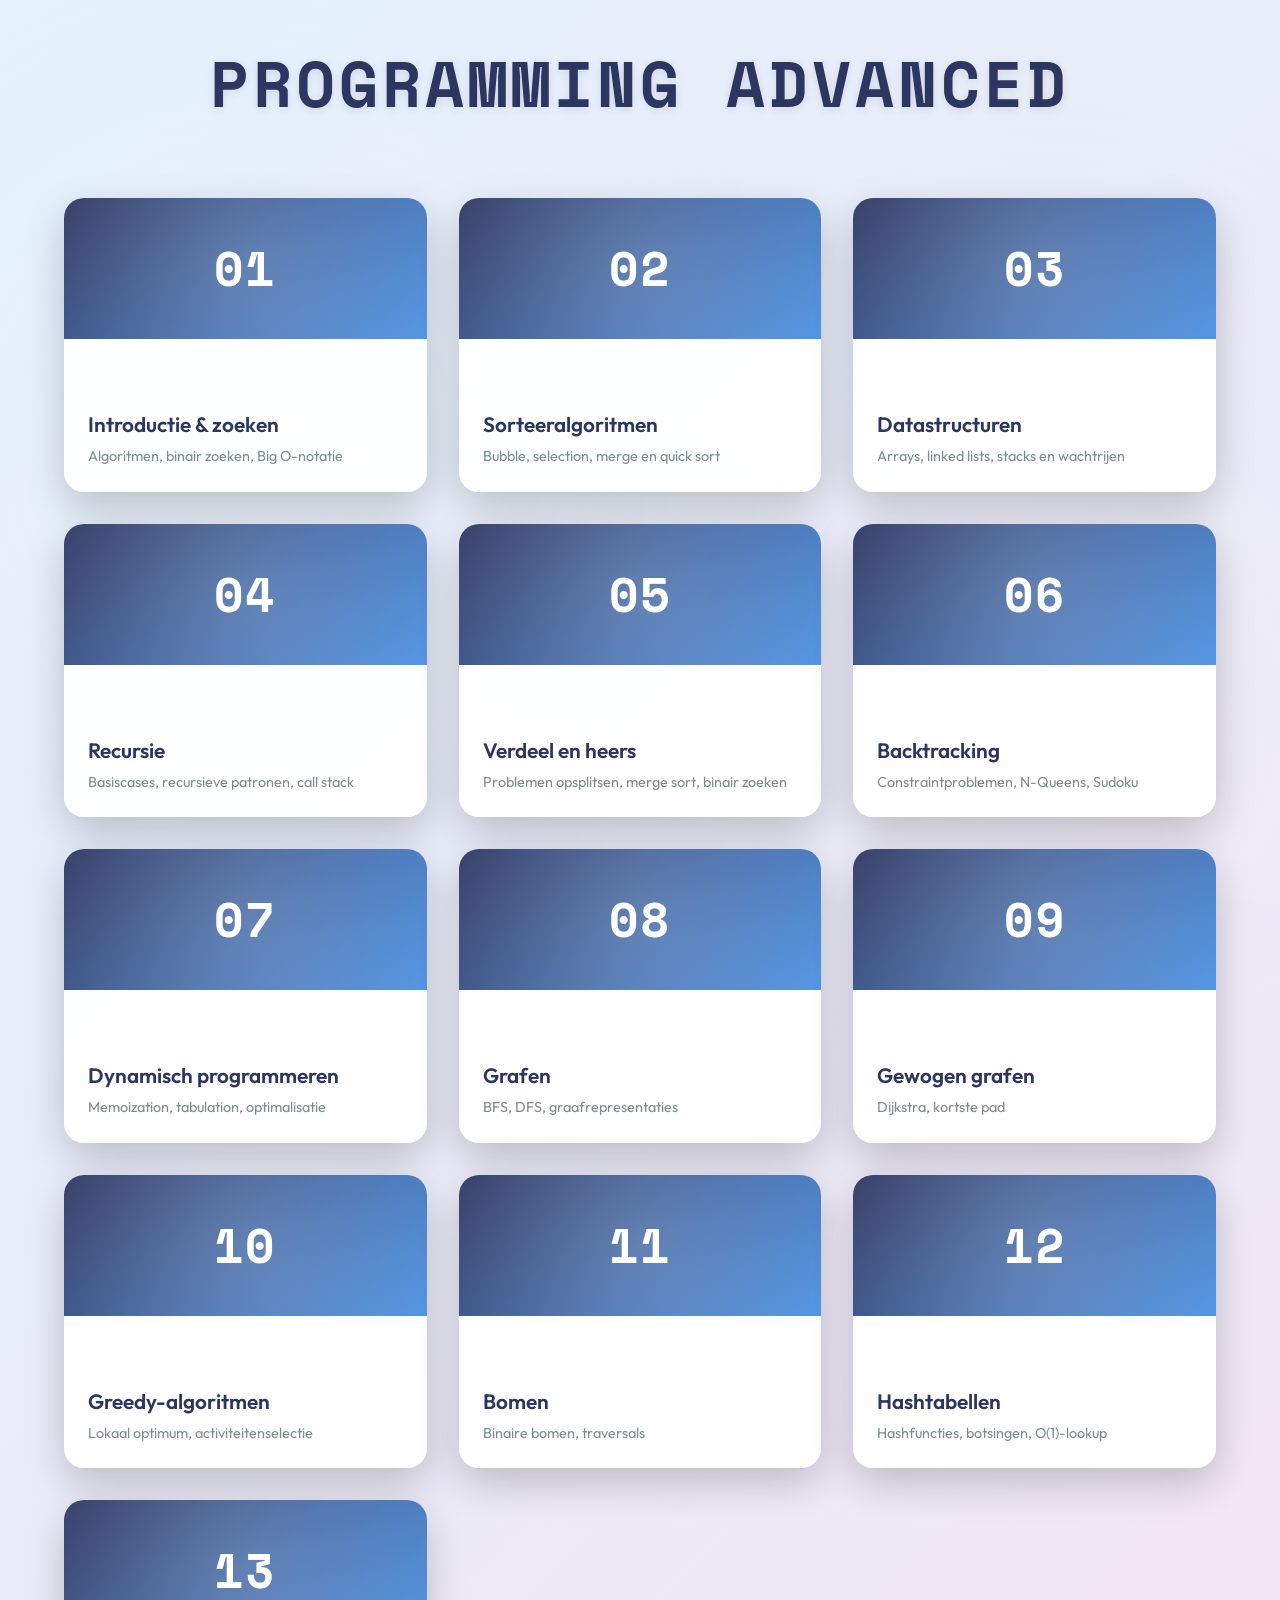
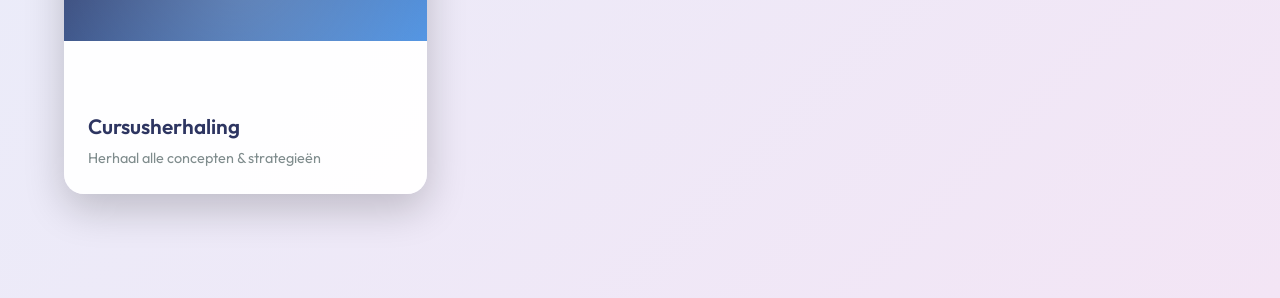
<file: index.html>
<!DOCTYPE html>

<html lang="nl">
<head>
<meta charset="utf-8"/>
<meta content="width=device-width, initial-scale=1.0" name="viewport"/>
<title>Programming Advanced - Cursusoverzicht</title>
<link href="https://fonts.googleapis.com/css2?family=Space+Mono:wght@400;700&amp;family=Outfit:wght@300;400;600;800&amp;display=swap" rel="stylesheet"/>

    <link rel="stylesheet" href="style.css">
</head>
<body>
<div class="container">
<header>
<h1>Programming Advanced</h1>
</header>
<div class="chapters-grid">
<a class="chapter-tile" href="chapter1.html">
<div class="chapter-number"><span>01</span></div>
<div class="chapter-info">
<div class="chapter-title">Introductie &amp; zoeken</div>
<div class="chapter-subtitle">Algoritmen, binair zoeken, Big O-notatie</div>
</div>
<div class="chapter-icon">→</div>
</a>
<a class="chapter-tile" href="chapter2.html">
<div class="chapter-number"><span>02</span></div>
<div class="chapter-info">
<div class="chapter-title">Sorteeralgoritmen</div>
<div class="chapter-subtitle">Bubble, selection, merge en quick sort</div>
</div>
<div class="chapter-icon">→</div>
</a>
<a class="chapter-tile" href="chapter3.html">
<div class="chapter-number"><span>03</span></div>
<div class="chapter-info">
<div class="chapter-title">Datastructuren</div>
<div class="chapter-subtitle">Arrays, linked lists, stacks en wachtrijen</div>
</div>
<div class="chapter-icon">→</div>
</a>
<a class="chapter-tile" href="chapter4.html">
<div class="chapter-number"><span>04</span></div>
<div class="chapter-info">
<div class="chapter-title">Recursie</div>
<div class="chapter-subtitle">Basiscases, recursieve patronen, call stack</div>
</div>
<div class="chapter-icon">→</div>
</a>
<a class="chapter-tile" href="chapter5.html">
<div class="chapter-number"><span>05</span></div>
<div class="chapter-info">
<div class="chapter-title">Verdeel en heers</div>
<div class="chapter-subtitle">Problemen opsplitsen, merge sort, binair zoeken</div>
</div>
<div class="chapter-icon">→</div>
</a>
<a class="chapter-tile" href="chapter6.html">
<div class="chapter-number"><span>06</span></div>
<div class="chapter-info">
<div class="chapter-title">Backtracking</div>
<div class="chapter-subtitle">Constraintproblemen, N-Queens, Sudoku</div>
</div>
<div class="chapter-icon">→</div>
</a>
<a class="chapter-tile" href="chapter7.html">
<div class="chapter-number"><span>07</span></div>
<div class="chapter-info">
<div class="chapter-title">Dynamisch programmeren</div>
<div class="chapter-subtitle">Memoization, tabulation, optimalisatie</div>
</div>
<div class="chapter-icon">→</div>
</a>
<a class="chapter-tile" href="chapter8.html">
<div class="chapter-number"><span>08</span></div>
<div class="chapter-info">
<div class="chapter-title">Grafen</div>
<div class="chapter-subtitle">BFS, DFS, graafrepresentaties</div>
</div>
<div class="chapter-icon">→</div>
</a>
<a class="chapter-tile" href="chapter9.html">
<div class="chapter-number"><span>09</span></div>
<div class="chapter-info">
<div class="chapter-title">Gewogen grafen</div>
<div class="chapter-subtitle">Dijkstra, kortste pad</div>
</div>
<div class="chapter-icon">→</div>
</a>
<a class="chapter-tile" href="chapter10.html">
<div class="chapter-number"><span>10</span></div>
<div class="chapter-info">
<div class="chapter-title">Greedy-algoritmen</div>
<div class="chapter-subtitle">Lokaal optimum, activiteitenselectie</div>
</div>
<div class="chapter-icon">→</div>
</a>
<a class="chapter-tile" href="chapter11.html">
<div class="chapter-number"><span>11</span></div>
<div class="chapter-info">
<div class="chapter-title">Bomen</div>
<div class="chapter-subtitle">Binaire bomen, traversals</div>
</div>
<div class="chapter-icon">→</div>
</a>
<a class="chapter-tile" href="chapter12.html">
<div class="chapter-number"><span>12</span></div>
<div class="chapter-info">
<div class="chapter-title">Hashtabellen</div>
<div class="chapter-subtitle">Hashfuncties, botsingen, O(1)-lookup</div>
</div>
<div class="chapter-icon">→</div>
</a>
<a class="chapter-tile" href="chapter13.html">
<div class="chapter-number"><span>13</span></div>
<div class="chapter-info">
<div class="chapter-title">Cursusherhaling</div>
<div class="chapter-subtitle">Herhaal alle concepten &amp; strategieën</div>
</div>
<div class="chapter-icon">→</div>
</a>
</div>
</div>
<script>
        // Progress tracking
        function updateProgress() {
            // Get visited chapters from localStorage
            const visitedHoofdstukken = JSON.parse(localStorage.getItem('visitedHoofdstukken') || '[]');
            const totalHoofdstukken = 13;
            const completedCount = visitedHoofdstukken.length;
            const percentage = Math.round((completedCount / totalHoofdstukken) * 100);

            // Update UI
            document.getElementById('completed-count').textContent = completedCount;
            document.getElementById('progress-bar').style.width = percentage + '%';
            document.getElementById('progress-percentage').textContent = percentage + '%';

            // Update message based on progress
            const messageEl = document.getElementById('progress-message');
            if (completedCount === 0) {
                messageEl.textContent = 'Start je leertraject door het eerste hoofdstuk te bekijken!';
            } else if (completedCount < 5) {
                messageEl.textContent = 'Goede start! Doe zo verder! 💪';
            } else if (completedCount < 10) {
                messageEl.textContent = 'Je maakt uitstekende vooruitgang! 🚀';
            } else if (completedCount < 13) {
                messageEl.textContent = 'Bijna klaar! Nog maar een paar hoofdstukken! 🎯';
            } else {
                messageEl.textContent = 'Proficiat! Je hebt alle hoofdstukken voltooid! 🎉';
            }

            // Mark visited chapters with a checkmark
            visitedHoofdstukken.forEach(chapterNum => {
                const tile = document.querySelector(`a[href="chapter${chapterNum}.html"]`);
                if (tile && !tile.classList.contains('visited')) {
                    tile.classList.add('visited');
                    const checkmark = document.createElement('div');
                    checkmark.className = 'chapter-checkmark';
                    checkmark.textContent = '✓';
                    tile.appendChild(checkmark);
                }
            });
        }

        // Track chapter visits
        document.querySelectorAll('.chapter-tile').forEach((tile, index) => {
            tile.addEventListener('click', function() {
                const visitedHoofdstukken = JSON.parse(localStorage.getItem('visitedHoofdstukken') || '[]');
                const chapterNum = index + 1;
                if (!visitedHoofdstukken.includes(chapterNum)) {
                    visitedHoofdstukken.push(chapterNum);
                    localStorage.setItem('visitedHoofdstukken', JSON.stringify(visitedHoofdstukken));
                }
            });
        });

        // Update progress on page load
        updateProgress();
    </script>
</body>
</html>
</file>
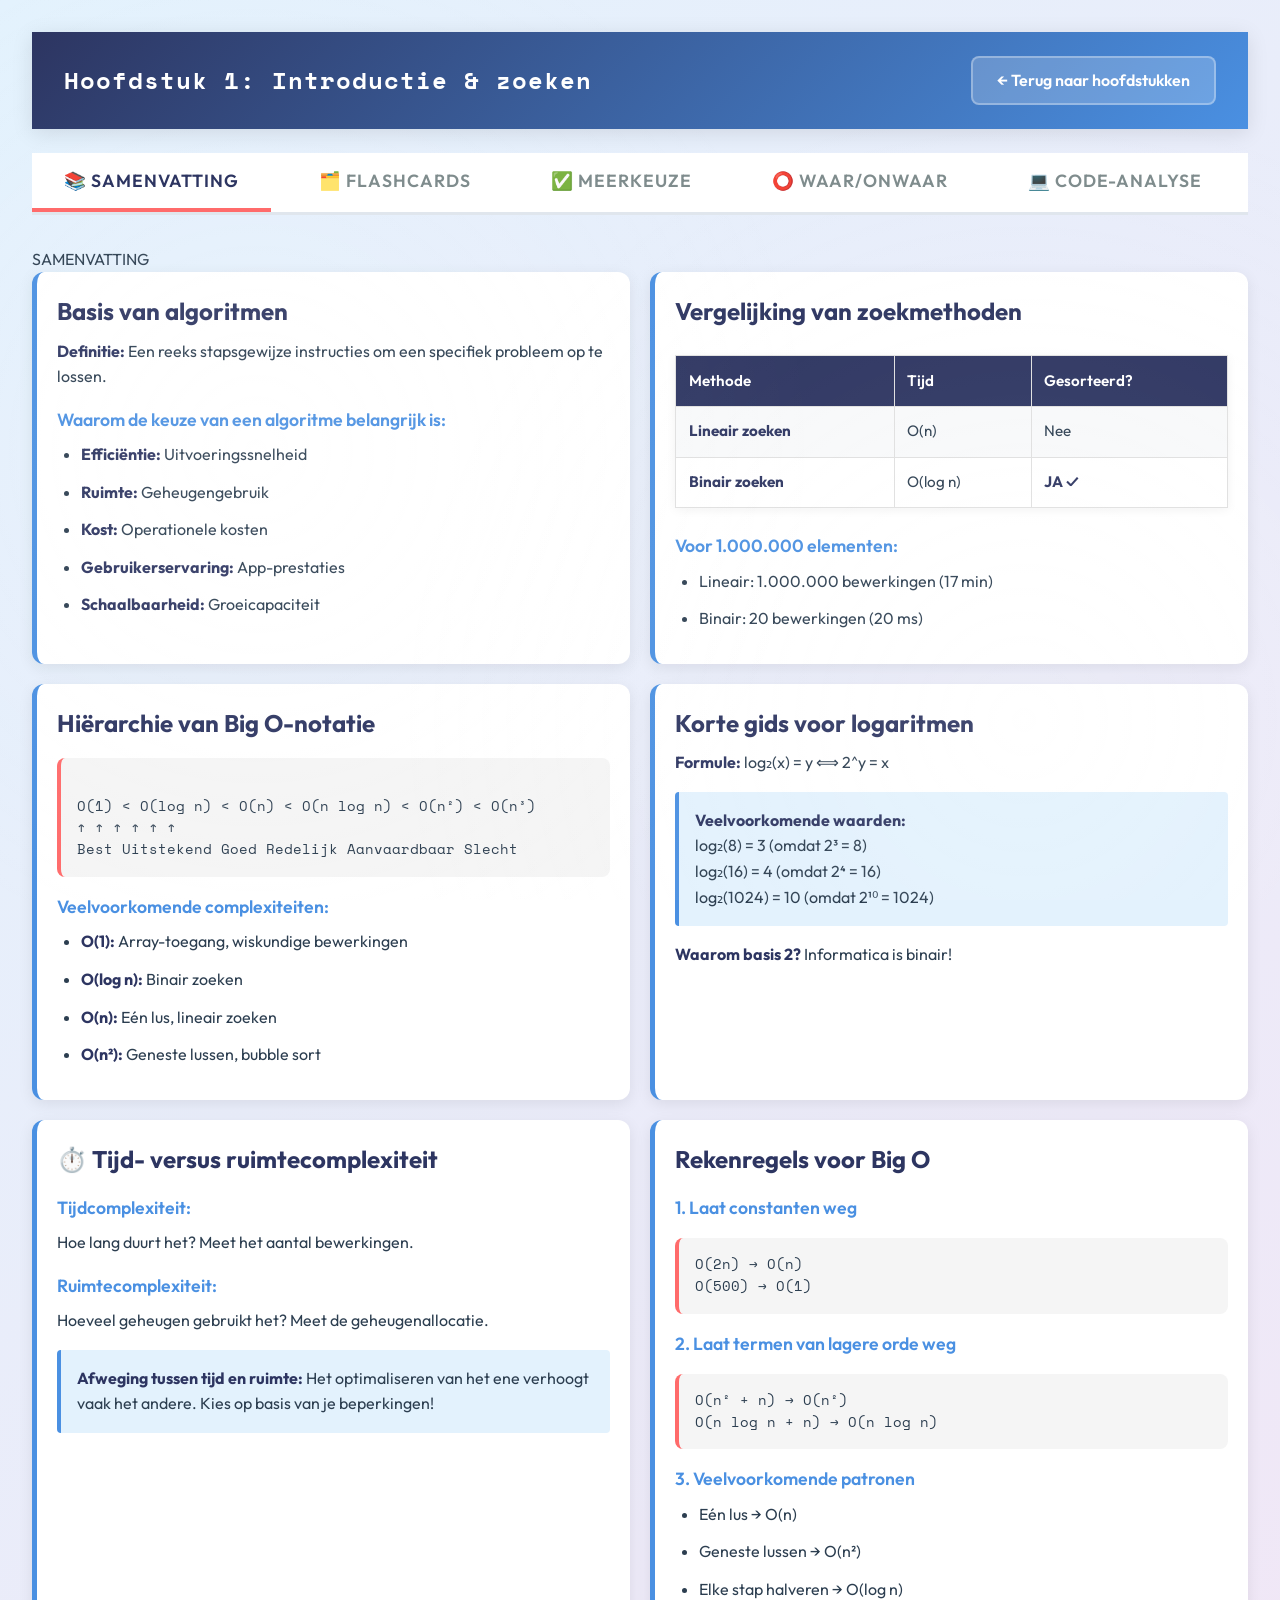
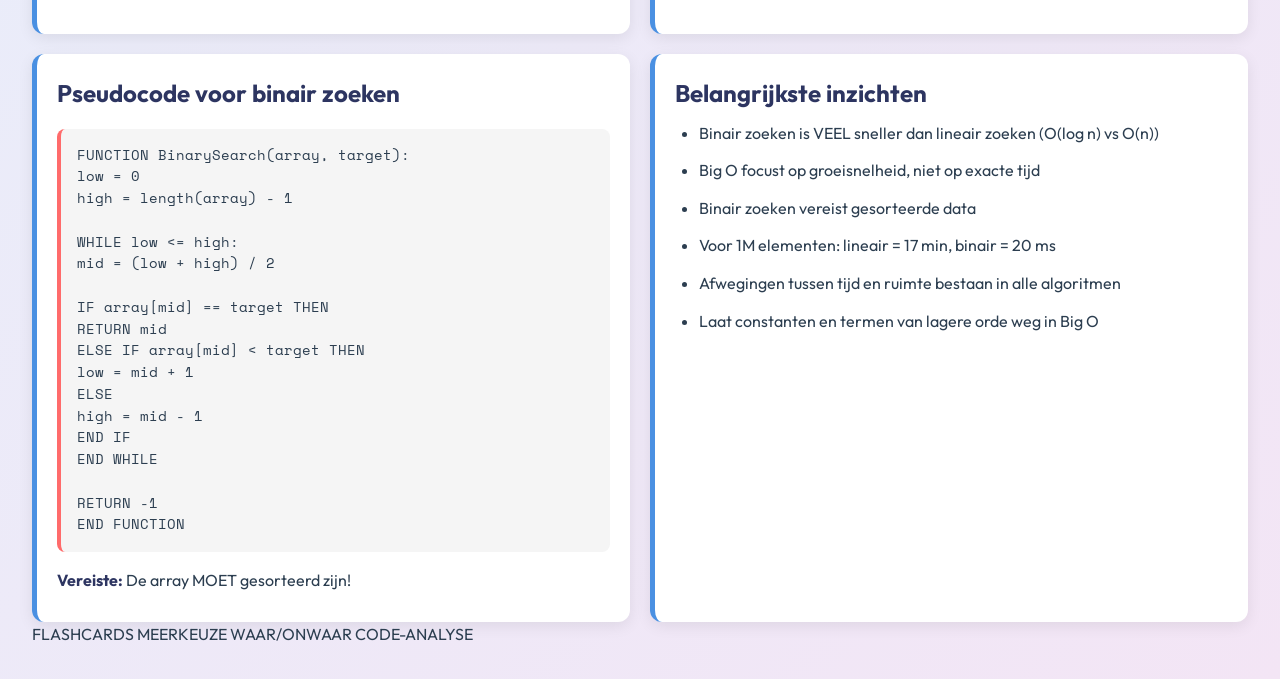
<file: chapter1.html>
<!DOCTYPE html>

<html lang="nl">
<head>
<meta charset="utf-8"/>
<meta content="width=device-width, initial-scale=1.0" name="viewport"/>
<title>Hoofdstuk 1: Introductie &amp; zoeken - Programming Advanced</title>
<link href="https://fonts.googleapis.com/css2?family=Space+Mono:wght@400;700&amp;family=Outfit:wght@300;400;600;800&amp;display=swap" rel="stylesheet"/>

    <link rel="stylesheet" href="style.css">
</head>
<body>
<nav class="navbar">
<div class="navbar-content">
<div class="chapter-header">Hoofdstuk 1: Introductie &amp; zoeken</div>
<button class="menu-toggle" type="button" aria-label="Menu openen" aria-expanded="false" aria-controls="mobile-menu"><span class="menu-icon">☰</span><span class="menu-label">Menu</span></button>
<a class="back-button" href="index.html">← Terug naar hoofdstukken</a>
</div>
        <div id="mobile-menu" class="mobile-menu" aria-label="Hoofdstuknavigatie">
            <a href="index.html">🏠 Overzicht</a>
            <a href="chapter1.html" class="current">01 Introductie & zoeken</a>
            <a href="chapter2.html">02 Sorteeralgoritmen</a>
            <a href="chapter3.html">03 Datastructuren</a>
            <a href="chapter4.html">04 Recursie</a>
            <a href="chapter5.html">05 Verdeel en heers</a>
            <a href="chapter6.html">06 Backtracking</a>
            <a href="chapter7.html">07 Dynamisch programmeren</a>
            <a href="chapter8.html">08 Grafen</a>
            <a href="chapter9.html">09 Gewogen grafen</a>
            <a href="chapter10.html">10 Greedy-algoritmen</a>
            <a href="chapter11.html">11 Bomen</a>
            <a href="chapter12.html">12 Hashtabellen</a>
            <a href="chapter13.html">13 Cursusherhaling</a>
        </div>
    </nav>
    <div id="mobile-menu-backdrop" class="mobile-menu-backdrop"></div>
<div class="container">
</div>
<div class="section-tabs">
<button class="section-tab active" onclick="switchSection('summary')">📚 Samenvatting</button>
<button class="section-tab" onclick="switchSection('flashcards')">🗂️ Flashcards</button>
<button class="section-tab" onclick="switchSection('multiple-choice')">✅ Meerkeuze</button>
<button class="section-tab" onclick="switchSection('true-false')">⭕ Waar/Onwaar</button>
<button class="section-tab" onclick="switchSection('code-analysis')">💻 Code-analyse</button>
</div>
 SAMENVATTING 
<div class="section-content active" id="summary">
<div class="summary-grid">
<div class="summary-card">
<h3> Basis van algoritmen</h3>
<p><strong>Definitie:</strong> Een reeks stapsgewijze instructies om een specifiek probleem op te lossen.</p>
<h4>Waarom de keuze van een algoritme belangrijk is:</h4>
<ul>
<li><strong>Efficiëntie:</strong> Uitvoeringssnelheid</li>
<li><strong>Ruimte:</strong> Geheugengebruik</li>
<li><strong>Kost:</strong> Operationele kosten</li>
<li><strong>Gebruikerservaring:</strong> App-prestaties</li>
<li><strong>Schaalbaarheid:</strong> Groeicapaciteit</li>
</ul>
</div>
<div class="summary-card">
<h3> Vergelijking van zoekmethoden</h3>
<table class="comparison-table">
<tr>
<th>Methode</th>
<th>Tijd</th>
<th>Gesorteerd?</th>
</tr>
<tr>
<td><strong>Lineair zoeken</strong></td>
<td>O(n)</td>
<td>Nee</td>
</tr>
<tr>
<td><strong>Binair zoeken</strong></td>
<td>O(log n)</td>
<td><strong>JA ✓</strong></td>
</tr>
</table>
<h4>Voor 1.000.000 elementen:</h4>
<ul>
<li>Lineair: 1.000.000 bewerkingen (17 min)</li>
<li>Binair: 20 bewerkingen (20 ms)</li>
</ul>
</div>
<div class="summary-card">
<h3> Hiërarchie van Big O-notatie</h3>
<div class="code-block">
O(1) &lt; O(log n) &lt; O(n) &lt; O(n log n) &lt; O(n²) &lt; O(n³)
 ↑       ↑         ↑         ↑           ↑        ↑
Best  Uitstekend  Goed    Redelijk  Aanvaardbaar Slecht
                    </div>
<h4>Veelvoorkomende complexiteiten:</h4>
<ul>
<li><strong>O(1):</strong> Array-toegang, wiskundige bewerkingen</li>
<li><strong>O(log n):</strong> Binair zoeken</li>
<li><strong>O(n):</strong> Eén lus, lineair zoeken</li>
<li><strong>O(n²):</strong> Geneste lussen, bubble sort</li>
</ul>
</div>
<div class="summary-card">
<h3> Korte gids voor logaritmen</h3>
<p><strong>Formule:</strong> log₂(x) = y ⟺ 2^y = x</p>
<div class="highlight-box">
<strong>Veelvoorkomende waarden:</strong><br/>
                        log₂(8) = 3 (omdat 2³ = 8)<br/>
                        log₂(16) = 4 (omdat 2⁴ = 16)<br/>
                        log₂(1024) = 10 (omdat 2¹⁰ = 1024)
                    </div>
<p><strong>Waarom basis 2?</strong> Informatica is binair!</p>
</div>
<div class="summary-card">
<h3>⏱️ Tijd- versus ruimtecomplexiteit</h3>
<h4>Tijdcomplexiteit:</h4>
<p>Hoe lang duurt het? Meet het aantal bewerkingen.</p>
<h4>Ruimtecomplexiteit:</h4>
<p>Hoeveel geheugen gebruikt het? Meet de geheugenallocatie.</p>
<div class="highlight-box">
<strong>Afweging tussen tijd en ruimte:</strong> Het optimaliseren van het ene verhoogt vaak het andere. Kies op basis van je beperkingen!
                    </div>
</div>
<div class="summary-card">
<h3> Rekenregels voor Big O</h3>
<h4>1. Laat constanten weg</h4>
<div class="code-block">O(2n) → O(n)
O(500) → O(1)</div>
<h4>2. Laat termen van lagere orde weg</h4>
<div class="code-block">O(n² + n) → O(n²)
O(n log n + n) → O(n log n)</div>
<h4>3. Veelvoorkomende patronen</h4>
<ul>
<li>Eén lus → O(n)</li>
<li>Geneste lussen → O(n²)</li>
<li>Elke stap halveren → O(log n)</li>
</ul>
</div>
<div class="summary-card">
<h3> Pseudocode voor binair zoeken</h3>
<div class="code-block">FUNCTION BinarySearch(array, target):
  low = 0
  high = length(array) - 1
  
  WHILE low &lt;= high:
    mid = (low + high) / 2
    
    IF array[mid] == target THEN
      RETURN mid
    ELSE IF array[mid] &lt; target THEN
      low = mid + 1
    ELSE
      high = mid - 1
    END IF
  END WHILE
  
  RETURN -1
END FUNCTION</div>
<p><strong>Vereiste:</strong> De array MOET gesorteerd zijn!</p>
</div>
<div class="summary-card">
<h3> Belangrijkste inzichten</h3>
<ul>
<li>Binair zoeken is VEEL sneller dan lineair zoeken (O(log n) vs O(n))</li>
<li>Big O focust op groeisnelheid, niet op exacte tijd</li>
<li>Binair zoeken vereist gesorteerde data</li>
<li>Voor 1M elementen: lineair = 17 min, binair = 20 ms</li>
<li>Afwegingen tussen tijd en ruimte bestaan in alle algoritmen</li>
<li>Laat constanten en termen van lagere orde weg in Big O</li>
</ul>
</div>
</div>
</div>
 FLASHCARDS 
<div class="section-content" id="flashcards">
<div class="quiz-container">
<div class="quiz-section">
<h3>📇 Flashcards - Klik om het antwoord te tonen</h3>
<div class="flashcard" onclick="toggleFlashcard(this)">
<div class="flashcard-question">
                            Wat is een algoritme?
                            <span>▼</span>
</div>
<div class="flashcard-answer">
                            Een reeks stapsgewijze instructies om een specifiek probleem op te lossen
                        </div>
</div>
<div class="flashcard" onclick="toggleFlashcard(this)">
<div class="flashcard-question">
                            Wat is de tijdcomplexiteit van binair zoeken?
                            <span>▼</span>
</div>
<div class="flashcard-answer">
                            O(log n) - logaritmische tijd
                        </div>
</div>
<div class="flashcard" onclick="toggleFlashcard(this)">
<div class="flashcard-question">
                            Wat is de belangrijkste voorwaarde voor binair zoeken?
                            <span>▼</span>
</div>
<div class="flashcard-answer">
                            De lijst MOET gesorteerd zijn
                        </div>
</div>
<div class="flashcard" onclick="toggleFlashcard(this)">
<div class="flashcard-question">
                            Waaraan is log₂(64) gelijk?
                            <span>▼</span>
</div>
<div class="flashcard-answer">
                            6 (omdat 2⁶ = 64)
                        </div>
</div>
<div class="flashcard" onclick="toggleFlashcard(this)">
<div class="flashcard-question">
                            Wat is O(1)-complexiteit?
                            <span>▼</span>
</div>
<div class="flashcard-answer">
                            Constante tijd - hangt niet af van de invoergrootte. Voorbeeld: array[0]
                        </div>
</div>
<div class="flashcard" onclick="toggleFlashcard(this)">
<div class="flashcard-question">
                            Wat is de tijdcomplexiteit van het opvragen van een array-element via index?
                            <span>▼</span>
</div>
<div class="flashcard-answer">
                            O(1) - constante tijd
                        </div>
</div>
<div class="flashcard" onclick="toggleFlashcard(this)">
<div class="flashcard-question">
                            Tijdcomplexiteit van twee geneste for-lussen (0 tot n)?
                            <span>▼</span>
</div>
<div class="flashcard-answer">
                            O(n²) - kwadratische tijd
                        </div>
</div>
<div class="flashcard" onclick="toggleFlashcard(this)">
<div class="flashcard-question">
                            Waarom gebruiken we logaritmen met basis 2 in informatica?
                            <span>▼</span>
</div>
<div class="flashcard-answer">
                            Alles in informatica is binair (basis 2)
                        </div>
</div>
<div class="flashcard" onclick="toggleFlashcard(this)">
<div class="flashcard-question">
                            Wat is de afweging tussen tijd en ruimte?
                            <span>▼</span>
</div>
<div class="flashcard-answer">
                            Het optimaliseren van het ene (tijd of ruimte) verhoogt vaak het andere
                        </div>
</div>
<div class="flashcard" onclick="toggleFlashcard(this)">
<div class="flashcard-question">
                            Vereenvoudig: O(5n² + 3n + 7)
                            <span>▼</span>
</div>
<div class="flashcard-answer">
                            O(n²) - laat constanten en termen van lagere orde weg
                        </div>
</div>
<div class="flashcard" onclick="toggleFlashcard(this)">
<div class="flashcard-question">
                            Hoeveel bewerkingen heeft binair zoeken nodig voor 1.000.000 elementen (slechtste geval)?
                            <span>▼</span>
</div>
<div class="flashcard-answer">
                            Ongeveer 20 bewerkingen (log₂(1.000.000) ≈ 20)
                        </div>
</div>
<div class="flashcard" onclick="toggleFlashcard(this)">
<div class="flashcard-question">
                            Wat stelt Big O-notatie voor?
                            <span>▼</span>
</div>
<div class="flashcard-answer">
                            Een algemeen begrip van de complexiteit van een algoritme naarmate de invoergrootte groeit
                        </div>
</div>
<div class="flashcard" onclick="toggleFlashcard(this)">
<div class="flashcard-question">
                            Wat is ruimtecomplexiteit?
                            <span>▼</span>
</div>
<div class="flashcard-answer">
                            De hoeveelheid geheugen die een algoritme gebruikt ten opzichte van de invoergrootte
                        </div>
</div>
<div class="flashcard" onclick="toggleFlashcard(this)">
<div class="flashcard-question">
                            Rangschik van snelst naar traagst: O(n), O(1), O(log n), O(n²)
                            <span>▼</span>
</div>
<div class="flashcard-answer">
                            O(1), O(log n), O(n), O(n²)
                        </div>
</div>
<div class="flashcard" onclick="toggleFlashcard(this)">
<div class="flashcard-question">
                            Wat is een logaritme?
                            <span>▼</span>
</div>
<div class="flashcard-answer">
                            De omgekeerde functie van machtsverheffen: log_b(x) = y ⟺ b^y = x
                        </div>
</div>
</div>
</div>
</div>
 MEERKEUZE 
<div class="section-content" id="multiple-choice">
<div class="quiz-container">
<div class="quiz-section">
<h3>✅ Meerkeuzequiz</h3>
<form id="mcq-form">
<div class="quiz-question">
<div class="question-number">Vraag 1</div>
<div class="question-text">Wat is de tijdcomplexiteit van binair zoeken?</div>
<div class="options">
<label class="option-label">
<input name="q1" required="" type="radio" value="0"/>
<span>O(1)</span>
</label>
<label class="option-label">
<input name="q1" required="" type="radio" value="1"/>
<span>O(n)</span>
</label>
<label class="option-label">
<input name="q1" required="" type="radio" value="2"/>
<span>O(log n)</span>
</label>
<label class="option-label">
<input name="q1" required="" type="radio" value="3"/>
<span>O(n²)</span>
</label>
</div>
</div>
<div class="quiz-question">
<div class="question-number">Vraag 2</div>
<div class="question-text">Welke zoeken methode requires de data naar zijn gesorteerd?</div>
<div class="options">
<label class="option-label">
<input name="q2" required="" type="radio" value="0"/>
<span>Lineair zoeken</span>
</label>
<label class="option-label">
<input name="q2" required="" type="radio" value="1"/>
<span>Binair zoeken</span>
</label>
<label class="option-label">
<input name="q2" required="" type="radio" value="2"/>
<span>Beide</span>
</label>
<label class="option-label">
<input name="q2" required="" type="radio" value="3"/>
<span>Geen van beide</span>
</label>
</div>
</div>
<div class="quiz-question">
<div class="question-number">Vraag 3</div>
<div class="question-text">Voor een array of 1,000,000 elementen, approximately hoe many comparisons doet binary zoeken need in de slechtste geval?</div>
<div class="options">
<label class="option-label">
<input name="q3" required="" type="radio" value="0"/>
<span>10</span>
</label>
<label class="option-label">
<input name="q3" required="" type="radio" value="1"/>
<span>20</span>
</label>
<label class="option-label">
<input name="q3" required="" type="radio" value="2"/>
<span>1,000</span>
</label>
<label class="option-label">
<input name="q3" required="" type="radio" value="3"/>
<span>1,000,000</span>
</label>
</div>
</div>
<div class="quiz-question">
<div class="question-number">Vraag 4</div>
<div class="question-text">Wat is de tijdcomplexiteit of accessing een element in een array door zijn index?</div>
<div class="options">
<label class="option-label">
<input name="q4" required="" type="radio" value="0"/>
<span>O(1)</span>
</label>
<label class="option-label">
<input name="q4" required="" type="radio" value="1"/>
<span>O(n)</span>
</label>
<label class="option-label">
<input name="q4" required="" type="radio" value="2"/>
<span>O(log n)</span>
</label>
<label class="option-label">
<input name="q4" required="" type="radio" value="3"/>
<span>O(n²)</span>
</label>
</div>
</div>
<div class="quiz-question">
<div class="question-number">Vraag 5</div>
<div class="question-text">Two geneste voor lussen, elke iterating van 0 naar n, have tijdcomplexiteit of:</div>
<div class="options">
<label class="option-label">
<input name="q5" required="" type="radio" value="0"/>
<span>O(n)</span>
</label>
<label class="option-label">
<input name="q5" required="" type="radio" value="1"/>
<span>O(log n)</span>
</label>
<label class="option-label">
<input name="q5" required="" type="radio" value="2"/>
<span>O(n²)</span>
</label>
<label class="option-label">
<input name="q5" required="" type="radio" value="3"/>
<span>O(2n)</span>
</label>
</div>
</div>
<div class="quiz-question">
<div class="question-number">Vraag 6</div>
<div class="question-text">Waaraan is log₂(64) gelijk?</div>
<div class="options">
<label class="option-label">
<input name="q6" required="" type="radio" value="0"/>
<span>4</span>
</label>
<label class="option-label">
<input name="q6" required="" type="radio" value="1"/>
<span>6</span>
</label>
<label class="option-label">
<input name="q6" required="" type="radio" value="2"/>
<span>8</span>
</label>
<label class="option-label">
<input name="q6" required="" type="radio" value="3"/>
<span>32</span>
</label>
</div>
</div>
<div class="quiz-question">
<div class="question-number">Vraag 7</div>
<div class="question-text">Welke is de fastest tijdcomplexiteit?</div>
<div class="options">
<label class="option-label">
<input name="q7" required="" type="radio" value="0"/>
<span>O(n log n)</span>
</label>
<label class="option-label">
<input name="q7" required="" type="radio" value="1"/>
<span>O(n)</span>
</label>
<label class="option-label">
<input name="q7" required="" type="radio" value="2"/>
<span>O(log n)</span>
</label>
<label class="option-label">
<input name="q7" required="" type="radio" value="3"/>
<span>O(1)</span>
</label>
</div>
</div>
<div class="quiz-question">
<div class="question-number">Vraag 8</div>
<div class="question-text">Linear search has time complexity O(n). This means:</div>
<div class="options">
<label class="option-label">
<input name="q8" required="" type="radio" value="0"/>
<span>Het altijd takes n seconds</span>
</label>
<label class="option-label">
<input name="q8" required="" type="radio" value="1"/>
<span>Runtime grows proportionally naar invoer grootte</span>
</label>
<label class="option-label">
<input name="q8" required="" type="radio" value="2"/>
<span>It's faster than O(log n)</span>
</label>
<label class="option-label">
<input name="q8" required="" type="radio" value="3"/>
<span>Het requires gesorteerd data</span>
</label>
</div>
</div>
<div class="quiz-question">
<div class="question-number">Vraag 9</div>
<div class="question-text">Wat is ruimtecomplexiteit?</div>
<div class="options">
<label class="option-label">
<input name="q9" required="" type="radio" value="0"/>
<span>Hoe long een algoritme takes</span>
</label>
<label class="option-label">
<input name="q9" required="" type="radio" value="1"/>
<span>Amount of geheugen een algoritme gebruikt</span>
</label>
<label class="option-label">
<input name="q9" required="" type="radio" value="2"/>
<span>Number of lines of code</span>
</label>
<label class="option-label">
<input name="q9" required="" type="radio" value="3"/>
<span>Grootte of de invoer</span>
</label>
</div>
</div>
<div class="quiz-question">
<div class="question-number">Vraag 10</div>
<div class="question-text">What is the simplified Big O of: O(5n² + 3n + 7)?</div>
<div class="options">
<label class="option-label">
<input name="q10" required="" type="radio" value="0"/>
<span>O(5n²)</span>
</label>
<label class="option-label">
<input name="q10" required="" type="radio" value="1"/>
<span>O(n²)</span>
</label>
<label class="option-label">
<input name="q10" required="" type="radio" value="2"/>
<span>O(n)</span>
</label>
<label class="option-label">
<input name="q10" required="" type="radio" value="3"/>
<span>O(8n²)</span>
</label>
</div>
</div>
<button class="submit-quiz" type="submit">Quiz indienen</button>
</form>
<div id="mcq-result"></div>
</div>
</div>
</div>
 WAAR/ONWAAR 
<div class="section-content" id="true-false">
<div class="quiz-container">
<div class="quiz-section">
<h3>⭕ Waar-of-onwaarquiz</h3>
<form id="tf-form">
<div class="quiz-question">
<div class="question-number">Vraag 1</div>
<div class="question-text">Binary zoeken werkt on both gesorteerd en unsorted arrays.</div>
<div class="options">
<label class="option-label">
<input name="tf1" required="" type="radio" value="0"/>
<span>Waar</span>
</label>
<label class="option-label">
<input name="tf1" required="" type="radio" value="1"/>
<span>Onwaar</span>
</label>
</div>
</div>
<div class="quiz-question">
<div class="question-number">Vraag 2</div>
<div class="question-text">O(log n) is faster than O(n).</div>
<div class="options">
<label class="option-label">
<input name="tf2" required="" type="radio" value="0"/>
<span>Waar</span>
</label>
<label class="option-label">
<input name="tf2" required="" type="radio" value="1"/>
<span>Onwaar</span>
</label>
</div>
</div>
<div class="quiz-question">
<div class="question-number">Vraag 3</div>
<div class="question-text">Big O notation tells us de exact runtime in seconds.</div>
<div class="options">
<label class="option-label">
<input name="tf3" required="" type="radio" value="0"/>
<span>Waar</span>
</label>
<label class="option-label">
<input name="tf3" required="" type="radio" value="1"/>
<span>Onwaar</span>
</label>
</div>
</div>
<div class="quiz-question">
<div class="question-number">Vraag 4</div>
<div class="question-text">Accessing an array element by index is O(1).</div>
<div class="options">
<label class="option-label">
<input name="tf4" required="" type="radio" value="0"/>
<span>Waar</span>
</label>
<label class="option-label">
<input name="tf4" required="" type="radio" value="1"/>
<span>Onwaar</span>
</label>
</div>
</div>
<div class="quiz-question">
<div class="question-number">Vraag 5</div>
<div class="question-text">Ruimte complexiteit measures hoe much geheugen een algoritme gebruikt.</div>
<div class="options">
<label class="option-label">
<input name="tf5" required="" type="radio" value="0"/>
<span>Waar</span>
</label>
<label class="option-label">
<input name="tf5" required="" type="radio" value="1"/>
<span>Onwaar</span>
</label>
</div>
</div>
<div class="quiz-question">
<div class="question-number">Vraag 6</div>
<div class="question-text">Nested loops always result in O(n²) complexity.</div>
<div class="options">
<label class="option-label">
<input name="tf6" required="" type="radio" value="0"/>
<span>Waar</span>
</label>
<label class="option-label">
<input name="tf6" required="" type="radio" value="1"/>
<span>Onwaar</span>
</label>
</div>
</div>
<div class="quiz-question">
<div class="question-number">Vraag 7</div>
<div class="question-text">log₂(16) = 4</div>
<div class="options">
<label class="option-label">
<input name="tf7" required="" type="radio" value="0"/>
<span>Waar</span>
</label>
<label class="option-label">
<input name="tf7" required="" type="radio" value="1"/>
<span>Onwaar</span>
</label>
</div>
</div>
<div class="quiz-question">
<div class="question-number">Vraag 8</div>
<div class="question-text">De brute force methode probeert elke possibility.</div>
<div class="options">
<label class="option-label">
<input name="tf8" required="" type="radio" value="0"/>
<span>Waar</span>
</label>
<label class="option-label">
<input name="tf8" required="" type="radio" value="1"/>
<span>Onwaar</span>
</label>
</div>
</div>
<div class="quiz-question">
<div class="question-number">Vraag 9</div>
<div class="question-text">Dropping constants in Big O means O(5n) becomes O(n).</div>
<div class="options">
<label class="option-label">
<input name="tf9" required="" type="radio" value="0"/>
<span>Waar</span>
</label>
<label class="option-label">
<input name="tf9" required="" type="radio" value="1"/>
<span>Onwaar</span>
</label>
</div>
</div>
<div class="quiz-question">
<div class="question-number">Vraag 10</div>
<div class="question-text">Voor 1000 elementen, lineair zoeken slechtste geval needs 1000 operations.</div>
<div class="options">
<label class="option-label">
<input name="tf10" required="" type="radio" value="0"/>
<span>Waar</span>
</label>
<label class="option-label">
<input name="tf10" required="" type="radio" value="1"/>
<span>Onwaar</span>
</label>
</div>
</div>
<button class="submit-quiz" type="submit">Quiz indienen</button>
</form>
<div id="tf-result"></div>
</div>
</div>
</div>
 CODE-ANALYSE 
<div class="section-content" id="code-analysis">
<div class="quiz-container">
<div class="quiz-section">
<h3>💻 Code-analysequiz</h3>
<form id="code-form">
<div class="quiz-question">
<div class="question-number">Vraag 1</div>
<div class="question-text">Wat is de tijdcomplexiteit of deze code?</div>
<div class="code-block">int max = array[0];
for (int i = 1; i &lt; n; i++) {
    if (array[i] &gt; max) {
        max = array[i];
    }
}</div>
<div class="options">
<label class="option-label">
<input name="code1" required="" type="radio" value="0"/>
<span>O(1)</span>
</label>
<label class="option-label">
<input name="code1" required="" type="radio" value="1"/>
<span>O(n)</span>
</label>
<label class="option-label">
<input name="code1" required="" type="radio" value="2"/>
<span>O(n²)</span>
</label>
<label class="option-label">
<input name="code1" required="" type="radio" value="3"/>
<span>O(log n)</span>
</label>
</div>
</div>
<div class="quiz-question">
<div class="question-number">Vraag 2</div>
<div class="question-text">Wat is de tijdcomplexiteit of deze geneste lus?</div>
<div class="code-block">for (int i = 0; i &lt; n; i++) {
    for (int j = 0; j &lt; n; j++) {
        System.out.println(i + j);
    }
}</div>
<div class="options">
<label class="option-label">
<input name="code2" required="" type="radio" value="0"/>
<span>O(n)</span>
</label>
<label class="option-label">
<input name="code2" required="" type="radio" value="1"/>
<span>O(n²)</span>
</label>
<label class="option-label">
<input name="code2" required="" type="radio" value="2"/>
<span>O(2n)</span>
</label>
<label class="option-label">
<input name="code2" required="" type="radio" value="3"/>
<span>O(log n)</span>
</label>
</div>
</div>
<div class="quiz-question">
<div class="question-number">Vraag 3</div>
<div class="question-text">Wat is de ruimtecomplexiteit of creating een copy of een array?</div>
<div class="code-block">int[] copy = new int[n];
for (int i = 0; i &lt; n; i++) {
    copy[i] = array[i];
}</div>
<div class="options">
<label class="option-label">
<input name="code3" required="" type="radio" value="0"/>
<span>O(1)</span>
</label>
<label class="option-label">
<input name="code3" required="" type="radio" value="1"/>
<span>O(n)</span>
</label>
<label class="option-label">
<input name="code3" required="" type="radio" value="2"/>
<span>O(n²)</span>
</label>
<label class="option-label">
<input name="code3" required="" type="radio" value="3"/>
<span>O(log n)</span>
</label>
</div>
</div>
<div class="quiz-question">
<div class="question-number">Vraag 4</div>
<div class="question-text">Wat is de tijdcomplexiteit of deze lus?</div>
<div class="code-block">for (int i = 0; i &lt; n/2; i++) {
    sum += array[i];
}</div>
<div class="options">
<label class="option-label">
<input name="code4" required="" type="radio" value="0"/>
<span>O(n/2)</span>
</label>
<label class="option-label">
<input name="code4" required="" type="radio" value="1"/>
<span>O(n)</span>
</label>
<label class="option-label">
<input name="code4" required="" type="radio" value="2"/>
<span>O(1)</span>
</label>
<label class="option-label">
<input name="code4" required="" type="radio" value="3"/>
<span>O(log n)</span>
</label>
</div>
</div>
<div class="quiz-question">
<div class="question-number">Vraag 5</div>
<div class="question-text">Wat is de tijdcomplexiteit of deze code?</div>
<div class="code-block">int x = array[5];
int y = x + 10;
return y;</div>
<div class="options">
<label class="option-label">
<input name="code5" required="" type="radio" value="0"/>
<span>O(1)</span>
</label>
<label class="option-label">
<input name="code5" required="" type="radio" value="1"/>
<span>O(n)</span>
</label>
<label class="option-label">
<input name="code5" required="" type="radio" value="2"/>
<span>O(5)</span>
</label>
<label class="option-label">
<input name="code5" required="" type="radio" value="3"/>
<span>O(3)</span>
</label>
</div>
</div>
<button class="submit-quiz" type="submit">Quiz indienen</button>
</form>
<div id="code-result"></div>
</div>
</div>
</div>

<script>
        // Quiz Configuration
        const QUIZ_CONFIG = {
            'chapter1-mcq': {
                answers: [2, 1, 1, 0, 2, 1, 3, 1, 1, 1],
                total: 10
            },            'chapter1-tf': {
                answers: [1, 0, 1, 0, 0, 1, 0, 0, 0, 0],
                total: 10
            },            'chapter1-code': {
                answers: [1, 1, 1, 1, 0],
                total: 5
            }
        };

        // Storage functions
        function saveQuizData(quizId, data) {
            localStorage.setItem(quizId, JSON.stringify(data));
        }

        function loadQuizData(quizId) {
            const data = localStorage.getItem(quizId);
            return data ? JSON.parse(data) : null;
        }

        // Switch between sections
        function switchSection(sectionName) {
            const tabs = document.querySelectorAll('.section-tab');
            const contents = document.querySelectorAll('.section-content');
            
            tabs.forEach(tab => tab.classList.remove('active'));
            contents.forEach(content => content.classList.remove('active'));
            
            // Find and activate the tab that was clicked by matching the onclick attribute
            tabs.forEach(tab => {
                if (tab.getAttribute('onclick') && tab.getAttribute('onclick').includes(sectionName)) {
                    tab.classList.add('active');
                }
            });
            
            document.getElementById(sectionName).classList.add('active');
        }

        // Flashcard toggle
        function toggleFlashcard(card) {
            const answer = card.querySelector('.flashcard-answer');
            answer.classList.toggle('show');
        }

        // Restore saved answers for a quiz
        function restoreAnswers(formId, quizId) {
            const savedData = loadQuizData(quizId);
            if (!savedData || !savedData.userAnswers) return;

            const form = document.getElementById(formId);
            Object.entries(savedData.userAnswers).forEach(([questionName, value]) => {
                const input = form.querySelector(`input[name="${questionName}"][value="${value}"]`);
                if (input) {
                    input.checked = true;
                }
            });

            if (savedData.submitted) {
                showAnswerFeedback(formId, quizId, savedData.userAnswers);
            }
        }

        // Show feedback for each answer
        function showAnswerFeedback(formId, quizId, userAnswers) {
            const form = document.getElementById(formId);
            const config = QUIZ_CONFIG[quizId];
            const questionPrefix = quizId.includes('mcq') ? 'q' : quizId.includes('tf') ? 'tf' : 'code';
            
            for (let i = 0; i < config.total; i++) {
                const questionName = `${questionPrefix}${i + 1}`;
                const userAnswer = parseInt(userAnswers[questionName]);
                const juistAnswer = config.answers[i];
                
                form.querySelectorAll(`input[name="${questionName}"]`).forEach(input => {
                    const label = input.closest('.option-label');
                    const value = parseInt(input.value);
                    
                    label.classList.remove('correct', 'incorrect');
                    
                    if (value === juistAnswer) {
                        label.classList.add('correct');
                    } else if (value === userAnswer && value !== juistAnswer) {
                        label.classList.add('incorrect');
                    }
                    
                    input.disabled = true;
                });
            }
            
            // Update submit button to show reset option
            const submitBtn = form.querySelector('.submit-quiz');
            if (submitBtn) {
                submitBtn.disabled = true;
                submitBtn.style.display = 'none';
            }
            
            // Show or create reset button
            let resetBtn = form.querySelector('.reset-quiz');
            if (!resetBtn) {
                resetBtn = document.createElement('button');
                resetBtn.type = 'button';
                resetBtn.className = 'reset-quiz';
                resetBtn.textContent = '🔄 Quiz opnieuw starten';
                resetBtn.onclick = function() { resetQuiz(formId, quizId); };
                submitBtn.parentNode.insertBefore(resetBtn, submitBtn.nextSibling);
            }
            resetBtn.style.display = 'block';
        }

        // Reset quiz function
        function resetQuiz(formId, quizId) {
            const form = document.getElementById(formId);
            
            // Clear saved data
            localStorage.removeItem(quizId);
            
            // Reset form
            form.reset();
            
            // Remove all feedback styling
            form.querySelectorAll('.option-label').forEach(label => {
                label.classList.remove('correct', 'incorrect');
            });
            
            // Re-enable all inputs
            form.querySelectorAll('input').forEach(input => {
                input.disabled = false;
            });
            
            // Hide reset button, show submit button
            const resetBtn = form.querySelector('.reset-quiz');
            const submitBtn = form.querySelector('.submit-quiz');
            if (resetBtn) resetBtn.style.display = 'none';
            if (submitBtn) {
                submitBtn.disabled = false;
                submitBtn.style.display = 'block';
            }
            
            // Clear result display
            const resultId = formId.replace('-form', '-result');
            const resultDiv = document.getElementById(resultId);
            if (resultDiv) {
                resultDiv.className = '';
                resultDiv.textContent = '';
            }
            
            // Scroll to top of quiz
            form.scrollIntoView({ behavior: 'smooth', block: 'start' });
        }

        // Handle quiz submission
        function handleQuizSubmit(e, formId, quizId) {
            e.preventDefault();
            const form = document.getElementById(formId);
            const config = QUIZ_CONFIG[quizId];
            const formData = new FormData(form);
            const questionPrefix = quizId.includes('mcq') ? 'q' : quizId.includes('tf') ? 'tf' : 'code';
            
            let juist = 0;
            const userAnswers = {};
            
            for (let i = 0; i < config.total; i++) {
                const questionName = `${questionPrefix}${i + 1}`;
                const selected = parseInt(formData.get(questionName));
                userAnswers[questionName] = selected;
                
                if (selected === config.answers[i]) {
                    juist++;
                }
            }
            
            // Save results
            saveQuizData(quizId, {
                userAnswers: userAnswers,
                score: juist,
                total: config.total,
                submitted: true,
                timestamp: new Date().toISOString()
            });
            
            // Show feedback
            showAnswerFeedback(formId, quizId, userAnswers);
            
            // Show result
            const resultId = formId.replace('-form', '-result');
            showResult(resultId, juist, config.total);
        }

        // Show quiz result
        function showResult(elementId, juist, total) {
            const percentage = (juist / total) * 100;
            const resultDiv = document.getElementById(elementId);
            
            let resultClass, message;
            if (percentage >= 80) {
                resultClass = 'excellent';
                message = `🎉 Uitstekend! ${juist}/${total} juist (${percentage.toFixed(0)}%)`;
            } else if (percentage >= 60) {
                resultClass = 'good';
                message = `👍 Goed gedaan! ${juist}/${total} juist (${percentage.toFixed(0)}%). Herhaal de concepten die je gemist hebt.`;
            } else {
                resultClass = 'needs-work';
                message = `📚 ${juist}/${total} juist (${percentage.toFixed(0)}%). Bestudeer de samenvatting en probeer opnieuw!`;
            }
            
            resultDiv.className = `quiz-result ${resultClass}`;
            resultDiv.textContent = message;
            resultDiv.scrollIntoView({ behavior: 'smooth', block: 'nearest' });
        }

        // Initialize quizzes
        document.addEventListener('DOMContentLoaded', function() {
            // Multiple Choice Quiz
            const mcqForm = document.getElementById('mcq-form');
            if (mcqForm) {
                mcqForm.addEventListener('submit', (e) => handleQuizSubmit(e, 'mcq-form', 'chapter1-mcq'));
                restoreAnswers('mcq-form', 'chapter1-mcq');
            }
            
            // True/False Quiz
            const tfForm = document.getElementById('tf-form');
            if (tfForm) {
                tfForm.addEventListener('submit', (e) => handleQuizSubmit(e, 'tf-form', 'chapter1-tf'));
                restoreAnswers('tf-form', 'chapter1-tf');
            }
            
            // Code Analysis Quiz
            const codeForm = document.getElementById('code-form');
            if (codeForm) {
                codeForm.addEventListener('submit', (e) => handleQuizSubmit(e, 'code-form', 'chapter1-code'));
                restoreAnswers('code-form', 'chapter1-code');
            }
        });
    </script>


<script>
        // Verbeterd mobiel menu
        (function () {
            const toggle = document.querySelector('.menu-toggle');
            const menu = document.getElementById('mobile-menu');
            const backdrop = document.getElementById('mobile-menu-backdrop');
            if (!toggle || !menu) return;

            const icon = toggle.querySelector('.menu-icon') || toggle;

            function openMenu() {
                menu.classList.add('open');
                document.body.classList.add('menu-open');
                toggle.setAttribute('aria-expanded', 'true');
                if (icon) icon.textContent = '×';
            }

            function closeMenu() {
                menu.classList.remove('open');
                document.body.classList.remove('menu-open');
                toggle.setAttribute('aria-expanded', 'false');
                if (icon) icon.textContent = '☰';
            }

            toggle.addEventListener('click', function () {
                menu.classList.contains('open') ? closeMenu() : openMenu();
            });

            if (backdrop) backdrop.addEventListener('click', closeMenu);
            menu.querySelectorAll('a').forEach(link => link.addEventListener('click', closeMenu));
            document.addEventListener('keydown', event => { if (event.key === 'Escape') closeMenu(); });
            window.addEventListener('resize', () => { if (window.innerWidth > 900) closeMenu(); });
        })();
</script>


</body>
</html>
</file>
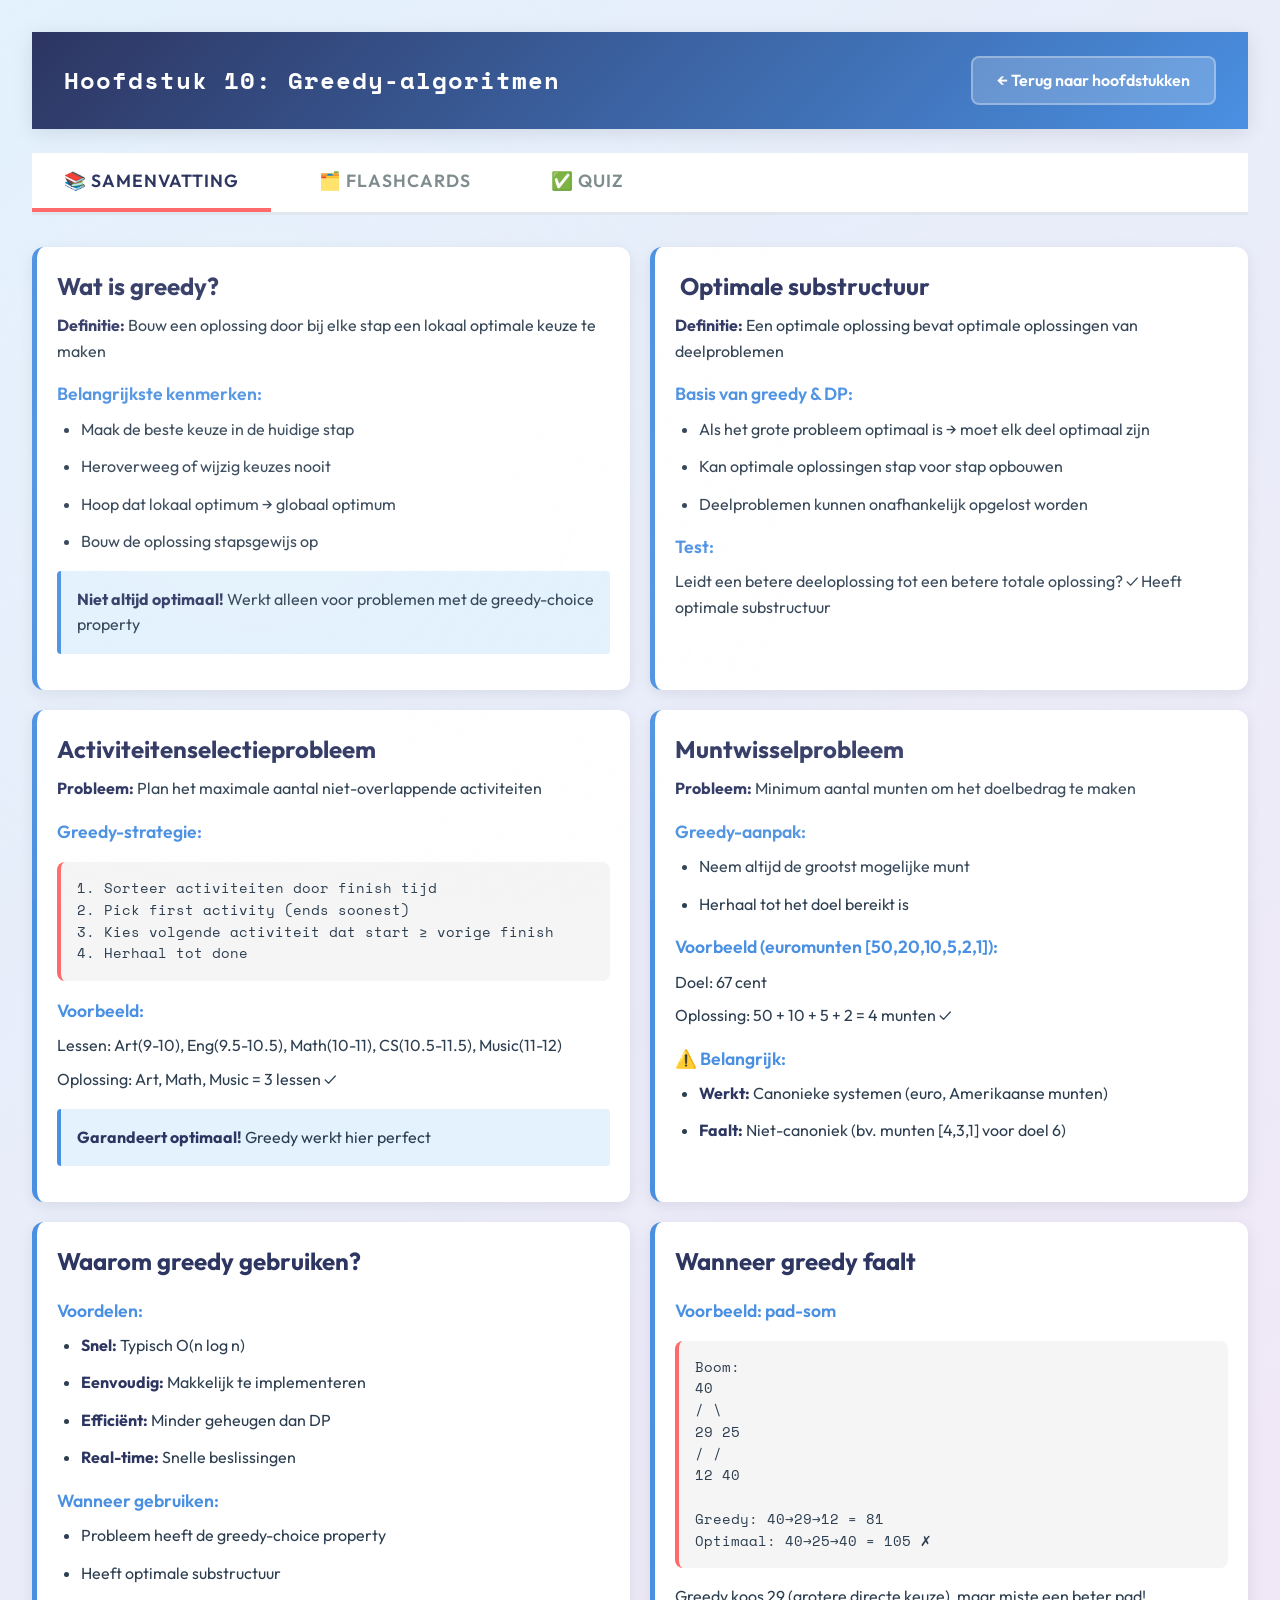
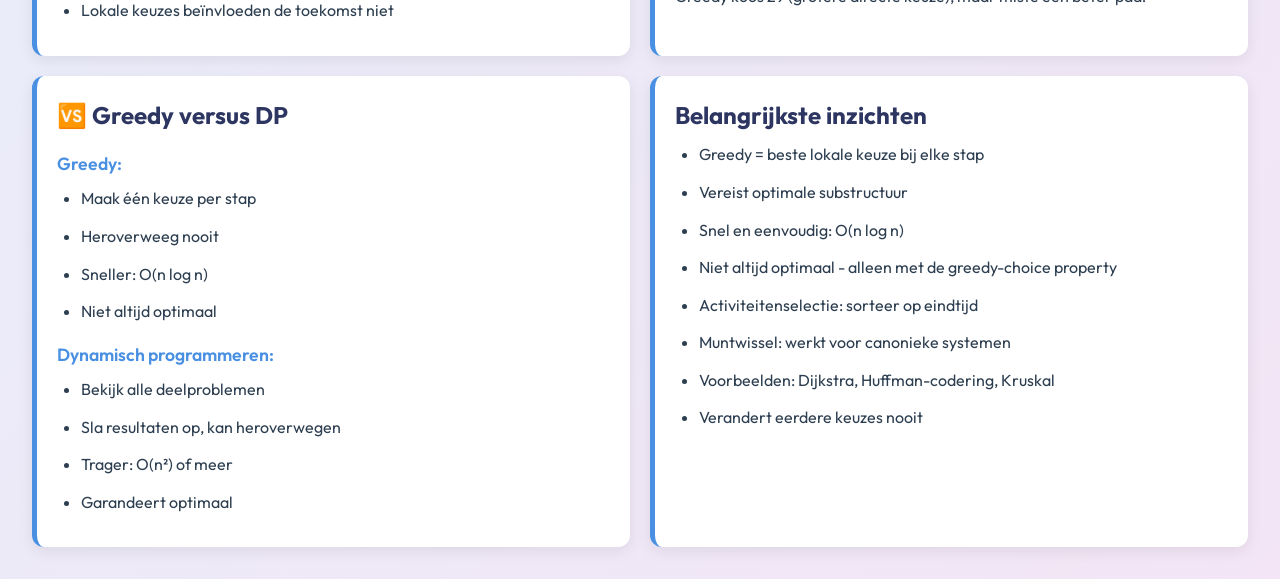
<file: chapter10.html>
<!DOCTYPE html>

<html lang="nl">
<head>
<meta charset="utf-8"/>
<meta content="width=device-width, initial-scale=1.0" name="viewport"/>
<title>Hoofdstuk 10: Greedy - Programming Advanced</title>
<link href="https://fonts.googleapis.com/css2?family=Space+Mono:wght@400;700&amp;family=Outfit:wght@300;400;600;800&amp;display=swap" rel="stylesheet"/>

    <link rel="stylesheet" href="style.css">
</head>
<body>
<nav class="navbar">
<div class="navbar-content">
<div class="chapter-header">Hoofdstuk 10: Greedy-algoritmen</div>
<button class="menu-toggle" type="button" aria-label="Menu openen" aria-expanded="false" aria-controls="mobile-menu"><span class="menu-icon">☰</span><span class="menu-label">Menu</span></button>
<a class="back-button" href="index.html">← Terug naar hoofdstukken</a>
</div>
        <div id="mobile-menu" class="mobile-menu" aria-label="Hoofdstuknavigatie">
            <a href="index.html">🏠 Overzicht</a>
            <a href="chapter1.html">01 Introductie & zoeken</a>
            <a href="chapter2.html">02 Sorteeralgoritmen</a>
            <a href="chapter3.html">03 Datastructuren</a>
            <a href="chapter4.html">04 Recursie</a>
            <a href="chapter5.html">05 Verdeel en heers</a>
            <a href="chapter6.html">06 Backtracking</a>
            <a href="chapter7.html">07 Dynamisch programmeren</a>
            <a href="chapter8.html">08 Grafen</a>
            <a href="chapter9.html">09 Gewogen grafen</a>
            <a href="chapter10.html" class="current">10 Greedy-algoritmen</a>
            <a href="chapter11.html">11 Bomen</a>
            <a href="chapter12.html">12 Hashtabellen</a>
            <a href="chapter13.html">13 Cursusherhaling</a>
        </div>
    </nav>
    <div id="mobile-menu-backdrop" class="mobile-menu-backdrop"></div>
<div class="container">
</div>
<div class="section-tabs">
<button class="section-tab active" onclick="switchSection('summary')">📚 Samenvatting</button>
<button class="section-tab" onclick="switchSection('flashcards')">🗂️ Flashcards</button>
<button class="section-tab" onclick="switchSection('quiz')">✅ Quiz</button>
</div>
<div class="section-content active" id="summary">
<div class="summary-grid">
<div class="summary-card">
<h3> Wat is greedy?</h3>
<p><strong>Definitie:</strong> Bouw een oplossing door bij elke stap een lokaal optimale keuze te maken</p>
<h4>Belangrijkste kenmerken:</h4>
<ul>
<li>Maak de beste keuze in de huidige stap</li>
<li>Heroverweeg of wijzig keuzes nooit</li>
<li>Hoop dat lokaal optimum → globaal optimum</li>
<li>Bouw de oplossing stapsgewijs op</li>
</ul>
<div class="highlight-box"><strong>Niet altijd optimaal!</strong> Werkt alleen voor problemen met de greedy-choice property</div>
</div>
<div class="summary-card">
<h3>️ Optimale substructuur</h3>
<p><strong>Definitie:</strong> Een optimale oplossing bevat optimale oplossingen van deelproblemen</p>
<h4>Basis van greedy &amp; DP:</h4>
<ul>
<li>Als het grote probleem optimaal is → moet elk deel optimaal zijn</li>
<li>Kan optimale oplossingen stap voor stap opbouwen</li>
<li>Deelproblemen kunnen onafhankelijk opgelost worden</li>
</ul>
<h4>Test:</h4>
<p>Leidt een betere deeloplossing tot een betere totale oplossing? ✓ Heeft optimale substructuur</p>
</div>
<div class="summary-card">
<h3> Activiteitenselectieprobleem</h3>
<p><strong>Probleem:</strong> Plan het maximale aantal niet-overlappende activiteiten</p>
<h4>Greedy-strategie:</h4>
<div class="code-block">1. Sorteer activiteiten door finish tijd
2. Pick first activity (ends soonest)
3. Kies volgende activiteit dat start ≥ vorige finish
4. Herhaal tot done</div>
<h4>Voorbeeld:</h4>
<p>Lessen: Art(9-10), Eng(9.5-10.5), Math(10-11), CS(10.5-11.5), Music(11-12)</p>
<p>Oplossing: Art, Math, Music = 3 lessen ✓</p>
<div class="highlight-box"><strong>Garandeert optimaal!</strong> Greedy werkt hier perfect</div>
</div>
<div class="summary-card">
<h3> Muntwisselprobleem</h3>
<p><strong>Probleem:</strong> Minimum aantal munten om het doelbedrag te maken</p>
<h4>Greedy-aanpak:</h4>
<ul>
<li>Neem altijd de grootst mogelijke munt</li>
<li>Herhaal tot het doel bereikt is</li>
</ul>
<h4>Voorbeeld (euromunten [50,20,10,5,2,1]):</h4>
<p>Doel: 67 cent</p>
<p>Oplossing: 50 + 10 + 5 + 2 = 4 munten ✓</p>
<h4>⚠️ Belangrijk:</h4>
<ul>
<li><strong>Werkt:</strong> Canonieke systemen (euro, Amerikaanse munten)</li>
<li><strong>Faalt:</strong> Niet-canoniek (bv. munten [4,3,1] voor doel 6)</li>
</ul>
</div>
<div class="summary-card">
<h3> Waarom greedy gebruiken?</h3>
<h4>Voordelen:</h4>
<ul>
<li><strong>Snel:</strong> Typisch O(n log n)</li>
<li><strong>Eenvoudig:</strong> Makkelijk te implementeren</li>
<li><strong>Efficiënt:</strong> Minder geheugen dan DP</li>
<li><strong>Real-time:</strong> Snelle beslissingen</li>
</ul>
<h4>Wanneer gebruiken:</h4>
<ul>
<li>Probleem heeft de greedy-choice property</li>
<li>Heeft optimale substructuur</li>
<li>Lokale keuzes beïnvloeden de toekomst niet</li>
</ul>
</div>
<div class="summary-card">
<h3> Wanneer greedy faalt</h3>
<h4>Voorbeeld: pad-som</h4>
<div class="code-block">Boom:
      40
     /  \
   29    25
  /      /
12      40

Greedy: 40→29→12 = 81
Optimaal: 40→25→40 = 105 ✗</div>
<p>Greedy koos 29 (grotere directe keuze), maar miste een beter pad!</p>
</div>
<div class="summary-card">
<h3>🆚 Greedy versus DP</h3>
<h4>Greedy:</h4>
<ul>
<li>Maak één keuze per stap</li>
<li>Heroverweeg nooit</li>
<li>Sneller: O(n log n)</li>
<li>Niet altijd optimaal</li>
</ul>
<h4>Dynamisch programmeren:</h4>
<ul>
<li>Bekijk alle deelproblemen</li>
<li>Sla resultaten op, kan heroverwegen</li>
<li>Trager: O(n²) of meer</li>
<li>Garandeert optimaal</li>
</ul>
</div>
<div class="summary-card">
<h3> Belangrijkste inzichten</h3>
<ul>
<li>Greedy = beste lokale keuze bij elke stap</li>
<li>Vereist optimale substructuur</li>
<li>Snel en eenvoudig: O(n log n)</li>
<li>Niet altijd optimaal - alleen met de greedy-choice property</li>
<li>Activiteitenselectie: sorteer op eindtijd</li>
<li>Muntwissel: werkt voor canonieke systemen</li>
<li>Voorbeelden: Dijkstra, Huffman-codering, Kruskal</li>
<li>Verandert eerdere keuzes nooit</li>
</ul>
</div>
</div>
</div>
<div class="section-content" id="flashcards">
<div class="quiz-container">
<div class="quiz-section">
<h3>📇 Flashcards</h3>
<div class="flashcard" onclick="toggleFlashcard(this)"><div class="flashcard-question">Wat is een greedy-algoritme?<span>▼</span></div><div class="flashcard-answer">Maak bij elke stap een lokaal optimale keuze in de hoop op een globaal optimum</div></div>
<div class="flashcard" onclick="toggleFlashcard(this)"><div class="flashcard-question">Complexiteit van greedy?<span>▼</span></div><div class="flashcard-answer">Typisch O(n log n) - zeer efficiënt</div></div>
<div class="flashcard" onclick="toggleFlashcard(this)"><div class="flashcard-question">Strategie voor activiteitenselectie?<span>▼</span></div><div class="flashcard-answer">Sorteer op eindtijd en kies eerst wat het vroegst eindigt</div></div>
<div class="flashcard" onclick="toggleFlashcard(this)"><div class="flashcard-question">Optimale substructuur?<span>▼</span></div><div class="flashcard-answer">Optimaal oplossing bevat optimaal subproblem oplossingen</div></div>
<div class="flashcard" onclick="toggleFlashcard(this)"><div class="flashcard-question">Is greedy altijd optimaal?<span>▼</span></div><div class="flashcard-answer">Nee - alleen voor problemen met de greedy-choice property</div></div>
<div class="flashcard" onclick="toggleFlashcard(this)"><div class="flashcard-question">Muntwissel 67 cent?<span>▼</span></div><div class="flashcard-answer">50+10+5+2 = 4 munten (voor eurosysteem)</div></div>
<div class="flashcard" onclick="toggleFlashcard(this)"><div class="flashcard-question">Greedy versus DP?<span>▼</span></div><div class="flashcard-answer">Greedy: één keuze per stap. DP: alle deelproblemen</div></div>
<div class="flashcard" onclick="toggleFlashcard(this)"><div class="flashcard-question">Greedy-choice property?<span>▼</span></div><div class="flashcard-answer">Lokale optimale keuze leidt tot globale optimale oplossing</div></div>
<div class="flashcard" onclick="toggleFlashcard(this)"><div class="flashcard-question">Wanneer faalt greedy?<span>▼</span></div><div class="flashcard-answer">Wanneer lokale keuzes toekomstige mogelijkheden negatief beïnvloeden</div></div>
<div class="flashcard" onclick="toggleFlashcard(this)"><div class="flashcard-question">Canoniek muntsysteem?<span>▼</span></div><div class="flashcard-answer">Standaard muntsystemen waarbij greedy werkt (euro, VS)</div></div>
</div>
</div>
</div>
<div class="section-content" id="quiz">
<div class="quiz-container">
<div class="quiz-section">
<h3>✅ Quiz</h3>
<form id="mcq-form">
<div class="quiz-question">
<div class="question-number">V1</div>
<div class="question-text">Wat is een Greedy-algoritme?</div>
<div class="options">
<label class="option-label"><input name="q1" required="" type="radio" value="0"/><span>Maak de beste keuze voor het volledige traject </span></label>
<label class="option-label"><input name="q1" required="" type="radio" value="1"/><span>Maak bij elke stap de beste lokale keuze</span></label>
<label class="option-label"><input name="q1" required="" type="radio" value="2"/><span>Backtrack tot je de beste keuze vindt</span></label>
</div>
</div>
<div class="quiz-question">
<div class="question-number">V2</div>
<div class="question-text">Typische complexiteit van een greedy-algoritme?</div>
<div class="options">
<label class="option-label"><input name="q2" required="" type="radio" value="0"/><span>O(n)</span></label>
<label class="option-label"><input name="q2" required="" type="radio" value="1"/><span>O(n log n)</span></label>
<label class="option-label"><input name="q2" required="" type="radio" value="2"/><span>O(2^n)</span></label>
</div>
</div>
<div class="quiz-question">
<div class="question-number">V3</div>
<div class="question-text">Activiteitenselectieprobleem: waarop sorteer je activiteiten?</div>
<div class="options">
<label class="option-label"><input name="q3" required="" type="radio" value="0"/><span>Starttijd</span></label>
<label class="option-label"><input name="q3" required="" type="radio" value="1"/><span>Eindtijd</span></label>
<label class="option-label"><input name="q3" required="" type="radio" value="2"/><span>Duur</span></label>
</div>
</div>
<div class="quiz-question">
<div class="question-number">V4</div>
<div class="question-text">Wat is optimale substructuur?</div>
<div class="options">
<label class="option-label"><input name="q4" required="" type="radio" value="0"/><span>Geen recursie nodig</span></label>
<label class="option-label"><input name="q4" required="" type="radio" value="1"/><span>Optimale deelprobleemoplossingen</span></label>
<label class="option-label"><input name="q4" required="" type="radio" value="2"/><span>Gebruik altijd greedy</span></label>
</div>
</div>
<div class="quiz-question">
<div class="question-number">V5</div>
<div class="question-text">Vindt greedy altijd de optimale oplossing?</div>
<div class="options">
<label class="option-label"><input name="q5" required="" type="radio" value="0"/><span>Ja, altijd</span></label>
<label class="option-label"><input name="q5" required="" type="radio" value="1"/><span>Nee</span></label>
<label class="option-label"><input name="q5" required="" type="radio" value="2"/><span>Soms willekeurig</span></label>
</div>
</div>
<div class="quiz-question">
<div class="question-number">V6</div>
<div class="question-text">Muntwissel: 67 cent met [50,20,10,5,2,1]?</div>
<div class="options">
<label class="option-label"><input name="q6" required="" type="radio" value="0"/><span>5 coins</span></label>
<label class="option-label"><input name="q6" required="" type="radio" value="1"/><span>4 coins</span></label>
<label class="option-label"><input name="q6" required="" type="radio" value="2"/><span>3 coins</span></label>
</div>
</div>
<div class="quiz-question">
<div class="question-number">V7</div>
<div class="question-text">Garandeert activiteitenselectie de optimale oplossing?</div>
<div class="options">
<label class="option-label"><input name="q7" required="" type="radio" value="0"/><span>Ja</span></label>
<label class="option-label"><input name="q7" required="" type="radio" value="1"/><span>Nee</span></label>
<label class="option-label"><input name="q7" required="" type="radio" value="2"/><span>Soms</span></label>
</div>
</div>
<div class="quiz-question">
<div class="question-number">V8</div>
<div class="question-text">Greedy versus dynamisch programmeren?</div>
<div class="options">
<label class="option-label"><input name="q8" required="" type="radio" value="0"/><span>Greedy maakt één onomkeerbare keuze per stap, DP evalueert alle deelproblemen</span></label>
<label class="option-label"><input name="q8" required="" type="radio" value="1"/><span>Greedy garandeert een optimale oplossing, DP geeft alleen benaderingen</span></label>
<label class="option-label"><input name="q8" required="" type="radio" value="2"/><span>Beide slaan alle tussenresultaten op, maar greedy gebruikt minder geheugen</span></label>
</div>
</div>
<div class="quiz-question">
<div class="question-number">V9</div>
<div class="question-text">Gegeven deze activiteitenselectie-code, wat gebeurt er?<br/><br/>
<div class="code-block">activities = [(9,10), (9.5,10.5), (10,11)]
Sorteer op eindtijd
Kies eerst: (9,10)
Volgende die start &gt;= 10?</div></div>
<div class="options">
<label class="option-label"><input name="q9" required="" type="radio" value="0"/><span>Kies (10,11) - start om 10</span></label>
<label class="option-label"><input name="q9" required="" type="radio" value="1"/><span>Kies (9.5,10.5) - overlapt</span></label>
<label class="option-label"><input name="q9" required="" type="radio" value="2"/><span>Stop - geen activiteiten meer</span></label>
</div>
</div>
<div class="quiz-question">
<div class="question-number">V10</div>
<div class="question-text">Wat is de greedy-choice property?</div>
<div class="options">
<label class="option-label"><input name="q10" required="" type="radio" value="0"/><span>Lokaal optimale keuzes leiden tot een globaal optimale oplossing</span></label>
<label class="option-label"><input name="q10" required="" type="radio" value="1"/><span>Bij elke stap de optie met maximale directe waarde kiezen</span></label>
<label class="option-label"><input name="q10" required="" type="radio" value="2"/><span>Keuzes maken die het aantal deelproblemen minimaliseren</span></label>
</div>
</div>
<div class="quiz-question">
<div class="question-number">V11</div>
<div class="question-text">Wanneer faalt greedy?</div>
<div class="options">
<label class="option-label"><input name="q11" required="" type="radio" value="0"/><span>Wanneer lokaal optimale keuzes niet leiden tot een globaal optimum</span></label>
<label class="option-label"><input name="q11" required="" type="radio" value="1"/><span>Wanneer het probleem overlappende deelproblemen heeft</span></label>
<label class="option-label"><input name="q11" required="" type="radio" value="2"/><span>Wanneer de invoergrootte te groot is voor exponentiële tijd</span></label>
</div>
</div>
<div class="quiz-question">
<div class="question-number">V12</div>
<div class="question-text">Wat is een canoniek muntsysteem?</div>
<div class="options">
<label class="option-label"><input name="q12" required="" type="radio" value="0"/><span>Willekeurige munten</span></label>
<label class="option-label"><input name="q12" required="" type="radio" value="1"/><span>Standaardsystemen waarbij greedy werkt (euro, VS)</span></label>
<label class="option-label"><input name="q12" required="" type="radio" value="2"/><span>Niet-standaard munten</span></label>
</div>
</div>
<div class="quiz-question">
<div class="question-number">V13</div>
<div class="question-text">Hoe bouwt greedy oplossingen op?</div>
<div class="options">
<label class="option-label"><input name="q13" required="" type="radio" value="0"/><span>Alles ineens</span></label>
<label class="option-label"><input name="q13" required="" type="radio" value="1"/><span>Stapsgewijs</span></label>
<label class="option-label"><input name="q13" required="" type="radio" value="2"/><span>Door backtracking te gebruiken</span></label>
</div>
</div>
<div class="quiz-question">
<div class="question-number">V14</div>
<div class="question-text">Draait/wijzigt greedy eerdere keuzes?</div>
<div class="options">
<label class="option-label"><input name="q14" required="" type="radio" value="0"/><span>Ja, vaak</span></label>
<label class="option-label"><input name="q14" required="" type="radio" value="1"/><span>Nee - keuzes zijn definitief</span></label>
<label class="option-label"><input name="q14" required="" type="radio" value="2"/><span>Soms</span></label>
</div>
</div>
<div class="quiz-question">
<div class="question-number">V15</div>
<div class="question-text">Waarvan is Dijkstra een voorbeeld?</div>
<div class="options">
<label class="option-label"><input name="q15" required="" type="radio" value="0"/><span>Greedy-algoritme</span></label>
<label class="option-label"><input name="q15" required="" type="radio" value="1"/><span>Dynamisch programmeren</span></label>
<label class="option-label"><input name="q15" required="" type="radio" value="2"/><span>Backtracking</span></label>
</div>
</div>
<div class="quiz-question">
<div class="question-number">V16</div>
<div class="question-text">Muntwissel: munten [4,3,1], doel 6. Wat geeft greedy?</div>
<div class="options">
<label class="option-label"><input name="q18" required="" type="radio" value="0"/><span>4+1+1 = 3 coins</span></label>
<label class="option-label"><input name="q18" required="" type="radio" value="1"/><span>3+3 = 2 coins</span></label>
<label class="option-label"><input name="q18" required="" type="radio" value="2"/><span>6×1 = 6 coins</span></label>
</div>
</div>
<button class="submit-quiz" type="submit">Quiz indienen</button>
</form>
<div id="mcq-result"></div>
</div>
</div>
</div>

<script>
        // Quiz Configuration
        const QUIZ_CONFIG = {
            'chapter10-mcq': {
                answers: [1, 1, 1, 1, 1, 1, 0, 0, 0, 0, 0, 1, 1, 1, 0, 0],
                total: 18
            }
        };

        // Storage functions
        function saveQuizData(quizId, data) {
            localStorage.setItem(quizId, JSON.stringify(data));
        }

        function loadQuizData(quizId) {
            const data = localStorage.getItem(quizId);
            return data ? JSON.parse(data) : null;
        }

        // Switch between sections
        function switchSection(sectionName) {
            const tabs = document.querySelectorAll('.section-tab');
            const contents = document.querySelectorAll('.section-content');
            
            tabs.forEach(tab => tab.classList.remove('active'));
            contents.forEach(content => content.classList.remove('active'));
            
            event.target.classList.add('active');
            document.getElementById(sectionName).classList.add('active');
        }

        // Flashcard toggle
        function toggleFlashcard(card) {
            const answer = card.querySelector('.flashcard-answer');
            answer.classList.toggle('show');
        }

        // Restore saved answers for a quiz
        function restoreAnswers(formId, quizId) {
            const savedData = loadQuizData(quizId);
            if (!savedData || !savedData.userAnswers) return;

            const form = document.getElementById(formId);
            Object.entries(savedData.userAnswers).forEach(([questionName, value]) => {
                const input = form.querySelector(`input[name="${questionName}"][value="${value}"]`);
                if (input) {
                    input.checked = true;
                }
            });

            if (savedData.submitted) {
                showAnswerFeedback(formId, quizId, savedData.userAnswers);
            }
        }

        // Show feedback for each answer
        function showAnswerFeedback(formId, quizId, userAnswers) {
            const form = document.getElementById(formId);
            const config = QUIZ_CONFIG[quizId];
            const questionPrefix = quizId.includes('mcq') ? 'q' : quizId.includes('tf') ? 'tf' : 'code';
            
            for (let i = 0; i < config.total; i++) {
                const questionName = `${questionPrefix}${i + 1}`;
                const userAnswer = parseInt(userAnswers[questionName]);
                const juistAnswer = config.answers[i];
                
                form.querySelectorAll(`input[name="${questionName}"]`).forEach(input => {
                    const label = input.closest('.option-label');
                    const value = parseInt(input.value);
                    
                    label.classList.remove('correct', 'incorrect');
                    
                    if (value === juistAnswer) {
                        label.classList.add('correct');
                    } else if (value === userAnswer && value !== juistAnswer) {
                        label.classList.add('incorrect');
                    }
                    
                    input.disabled = true;
                });
            }
            
            // Update submit button to show reset option
            const submitBtn = form.querySelector('.submit-quiz');
            if (submitBtn) {
                submitBtn.disabled = true;
                submitBtn.style.display = 'none';
            }
            
            // Show or create reset button
            let resetBtn = form.querySelector('.reset-quiz');
            if (!resetBtn) {
                resetBtn = document.createElement('button');
                resetBtn.type = 'button';
                resetBtn.className = 'reset-quiz';
                resetBtn.textContent = '🔄 Quiz opnieuw starten';
                resetBtn.onclick = function() { resetQuiz(formId, quizId); };
                submitBtn.parentNode.insertBefore(resetBtn, submitBtn.nextSibling);
            }
            resetBtn.style.display = 'block';
        }

        // Reset quiz function
        function resetQuiz(formId, quizId) {
            const form = document.getElementById(formId);
            
            // Clear saved data
            localStorage.removeItem(quizId);
            
            // Reset form
            form.reset();
            
            // Remove all feedback styling
            form.querySelectorAll('.option-label').forEach(label => {
                label.classList.remove('correct', 'incorrect');
            });
            
            // Re-enable all inputs
            form.querySelectorAll('input').forEach(input => {
                input.disabled = false;
            });
            
            // Hide reset button, show submit button
            const resetBtn = form.querySelector('.reset-quiz');
            const submitBtn = form.querySelector('.submit-quiz');
            if (resetBtn) resetBtn.style.display = 'none';
            if (submitBtn) {
                submitBtn.disabled = false;
                submitBtn.style.display = 'block';
            }
            
            // Clear result display
            const resultId = formId.replace('-form', '-result');
            const resultDiv = document.getElementById(resultId);
            if (resultDiv) {
                resultDiv.className = '';
                resultDiv.textContent = '';
            }
            
            // Scroll to top of quiz
            form.scrollIntoView({ behavior: 'smooth', block: 'start' });
        }

        // Handle quiz submission
        function handleQuizSubmit(e, formId, quizId) {
            e.preventDefault();
            const form = document.getElementById(formId);
            const config = QUIZ_CONFIG[quizId];
            const formData = new FormData(form);
            const questionPrefix = quizId.includes('mcq') ? 'q' : quizId.includes('tf') ? 'tf' : 'code';
            
            let juist = 0;
            const userAnswers = {};
            
            for (let i = 0; i < config.total; i++) {
                const questionName = `${questionPrefix}${i + 1}`;
                const selected = parseInt(formData.get(questionName));
                userAnswers[questionName] = selected;
                
                if (selected === config.answers[i]) {
                    juist++;
                }
            }
            
            // Save results
            saveQuizData(quizId, {
                userAnswers: userAnswers,
                score: juist,
                total: config.total,
                submitted: true,
                timestamp: new Date().toISOString()
            });
            
            // Show feedback
            showAnswerFeedback(formId, quizId, userAnswers);
            
            // Show result
            const resultId = formId.replace('-form', '-result');
            showResult(resultId, juist, config.total);
        }

        // Show quiz result
        function showResult(elementId, juist, total) {
            const percentage = (juist / total) * 100;
            const resultDiv = document.getElementById(elementId);
            
            let resultClass, message;
            if (percentage >= 80) {
                resultClass = 'excellent';
                message = `🎉 Uitstekend! ${juist}/${total} juist (${percentage.toFixed(0)}%)`;
            } else if (percentage >= 60) {
                resultClass = 'good';
                message = `👍 Goed gedaan! ${juist}/${total} juist (${percentage.toFixed(0)}%). Herhaal de concepten die je gemist hebt.`;
            } else {
                resultClass = 'needs-work';
                message = `📚 ${juist}/${total} juist (${percentage.toFixed(0)}%). Bestudeer de samenvatting en probeer opnieuw!`;
            }
            
            resultDiv.className = `quiz-result ${resultClass}`;
            resultDiv.textContent = message;
            resultDiv.scrollIntoView({ behavior: 'smooth', block: 'nearest' });
        }

        // Initialize quizzes
        document.addEventListener('DOMContentLoaded', function() {
            // Multiple Choice Quiz
            const mcqForm = document.getElementById('mcq-form');
            if (mcqForm) {
                mcqForm.addEventListener('submit', (e) => handleQuizSubmit(e, 'mcq-form', 'chapter10-mcq'));
                restoreAnswers('mcq-form', 'chapter10-mcq');
            }
        });
    </script>


<script>
        // Verbeterd mobiel menu
        (function () {
            const toggle = document.querySelector('.menu-toggle');
            const menu = document.getElementById('mobile-menu');
            const backdrop = document.getElementById('mobile-menu-backdrop');
            if (!toggle || !menu) return;

            const icon = toggle.querySelector('.menu-icon') || toggle;

            function openMenu() {
                menu.classList.add('open');
                document.body.classList.add('menu-open');
                toggle.setAttribute('aria-expanded', 'true');
                if (icon) icon.textContent = '×';
            }

            function closeMenu() {
                menu.classList.remove('open');
                document.body.classList.remove('menu-open');
                toggle.setAttribute('aria-expanded', 'false');
                if (icon) icon.textContent = '☰';
            }

            toggle.addEventListener('click', function () {
                menu.classList.contains('open') ? closeMenu() : openMenu();
            });

            if (backdrop) backdrop.addEventListener('click', closeMenu);
            menu.querySelectorAll('a').forEach(link => link.addEventListener('click', closeMenu));
            document.addEventListener('keydown', event => { if (event.key === 'Escape') closeMenu(); });
            window.addEventListener('resize', () => { if (window.innerWidth > 900) closeMenu(); });
        })();
</script>


</body>
</html>
</file>
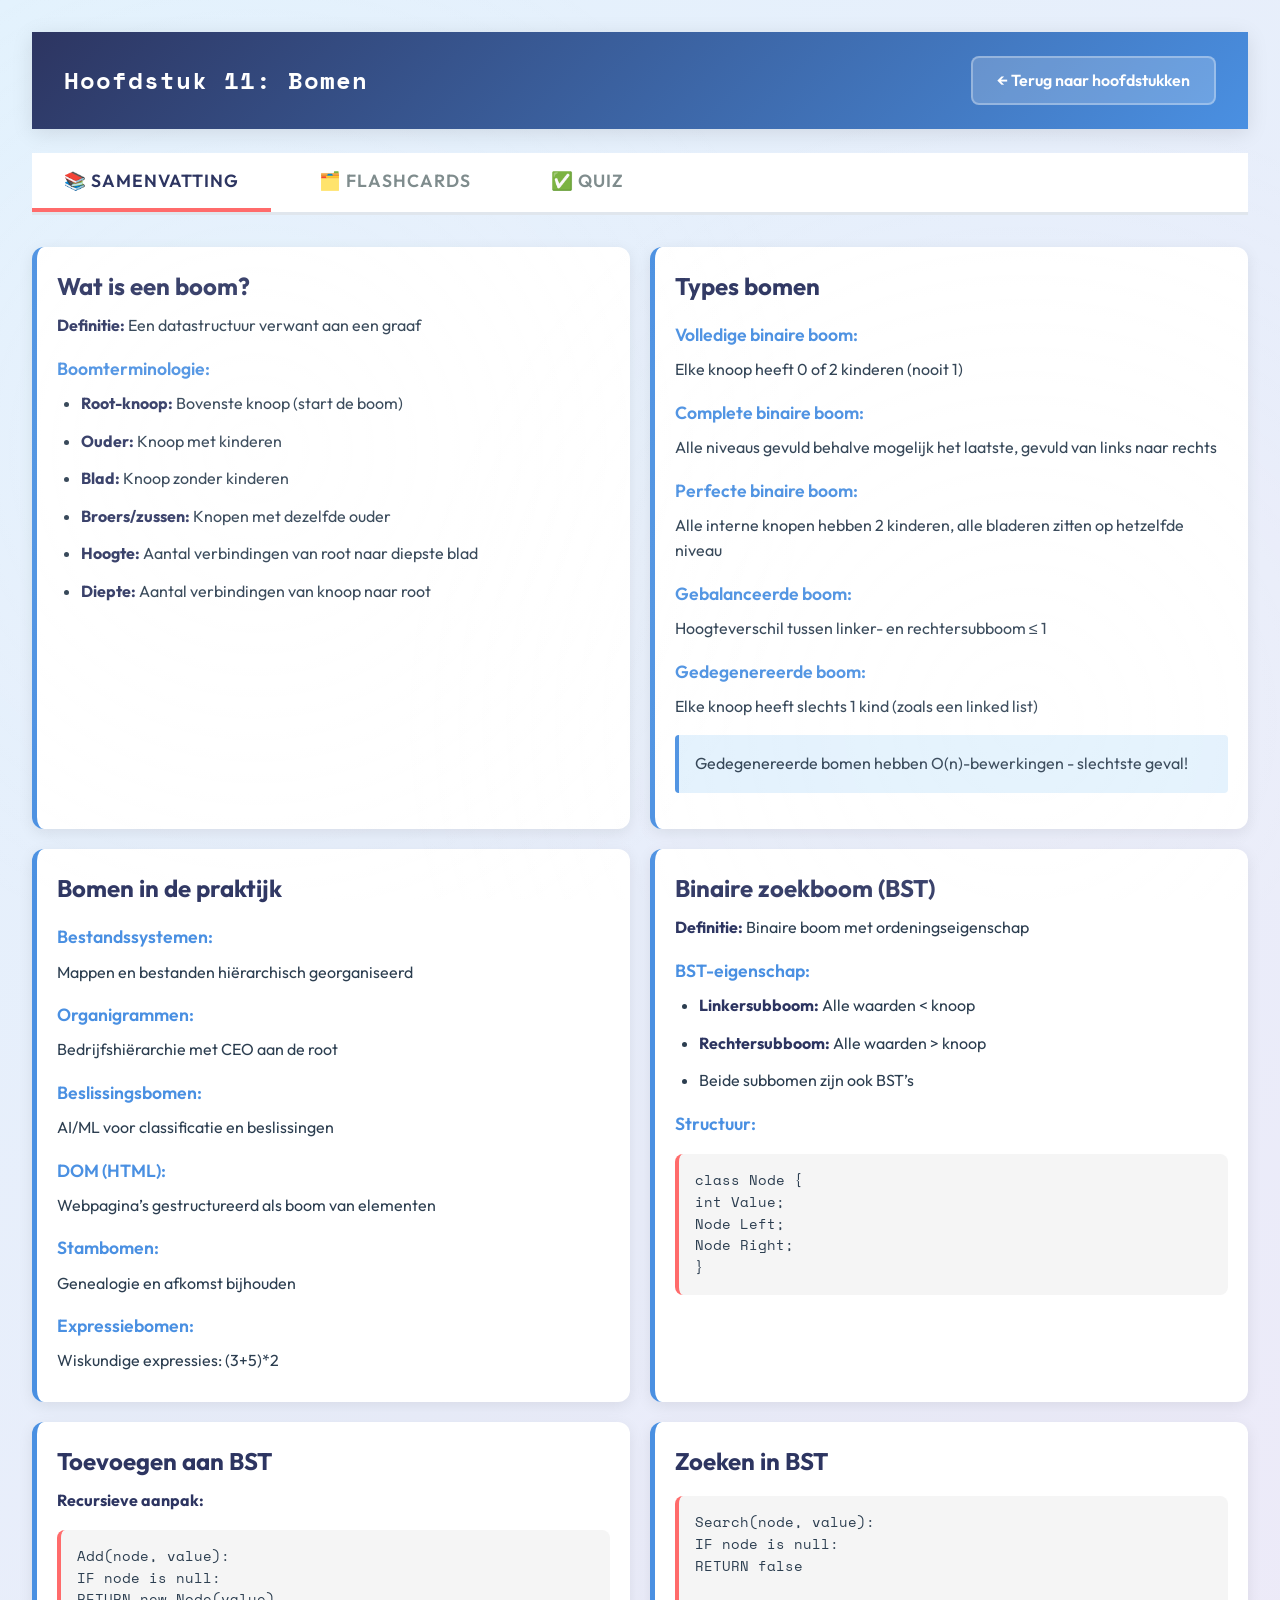
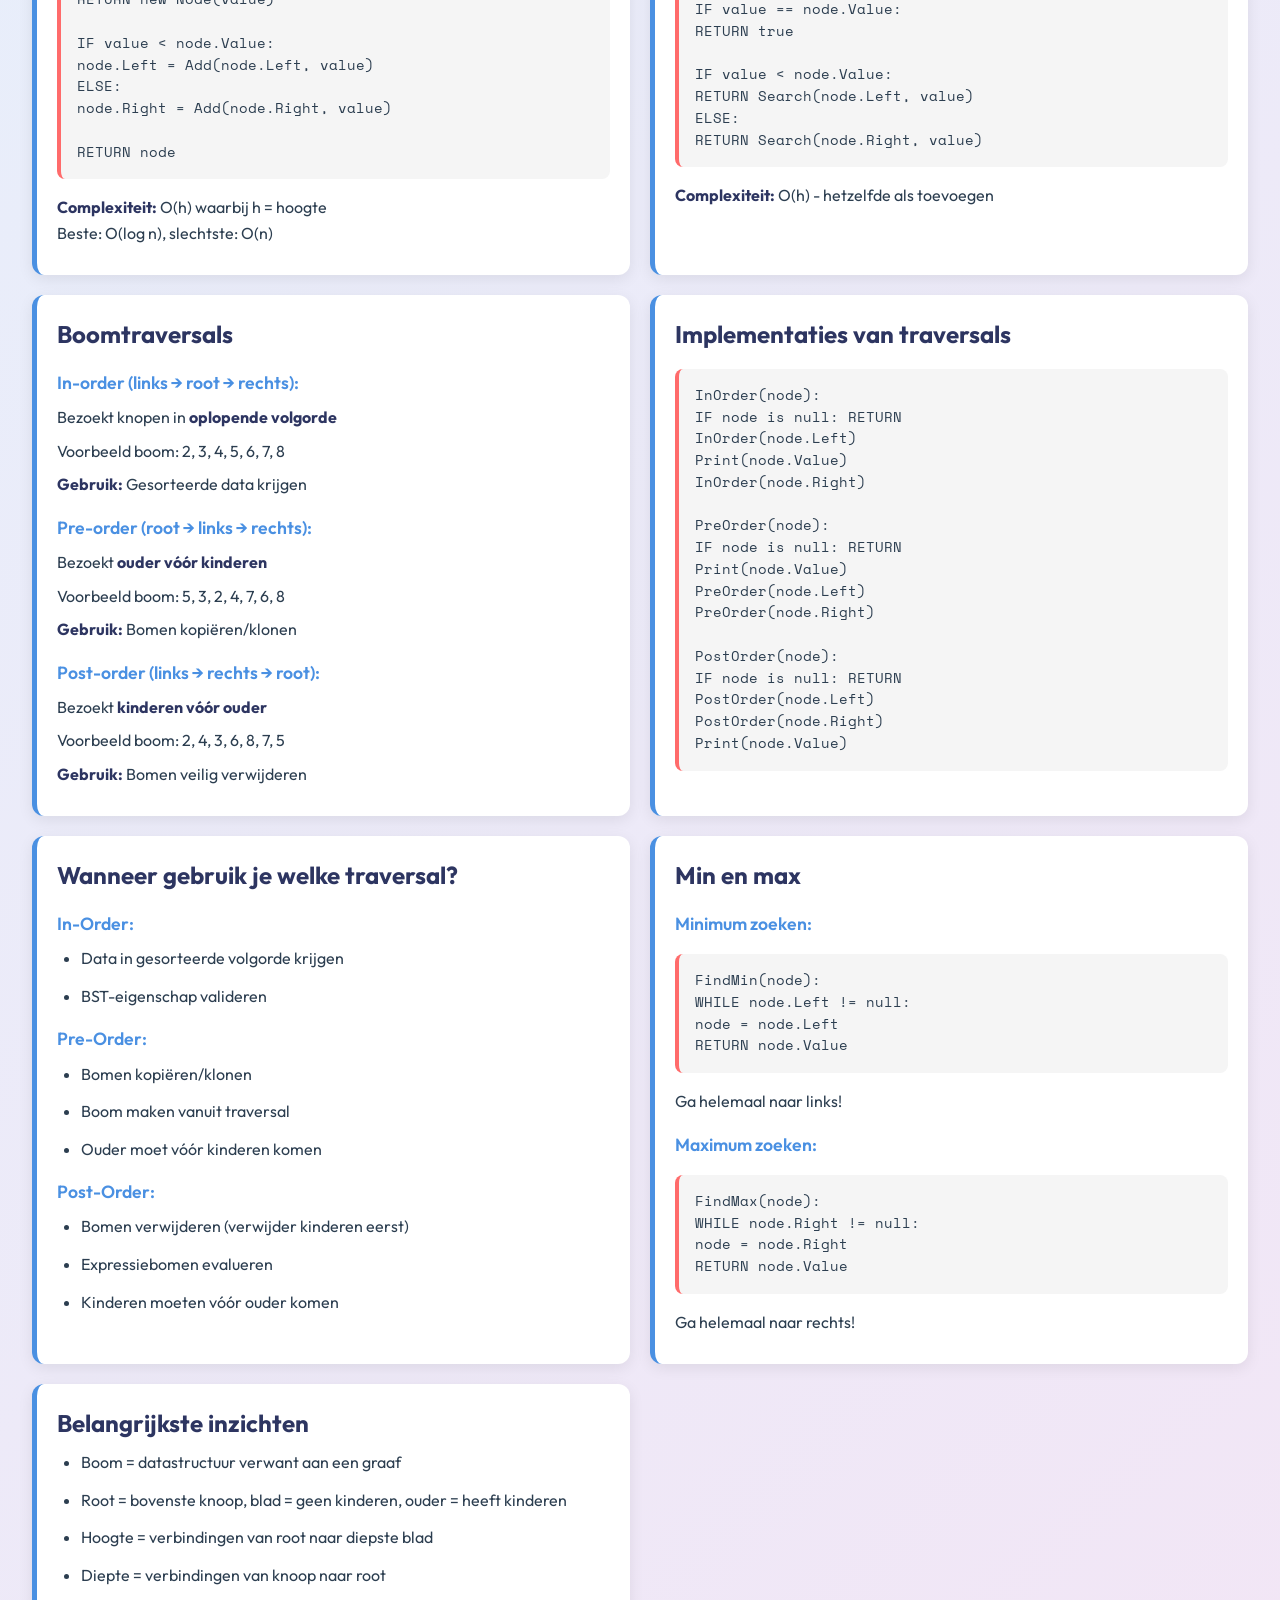
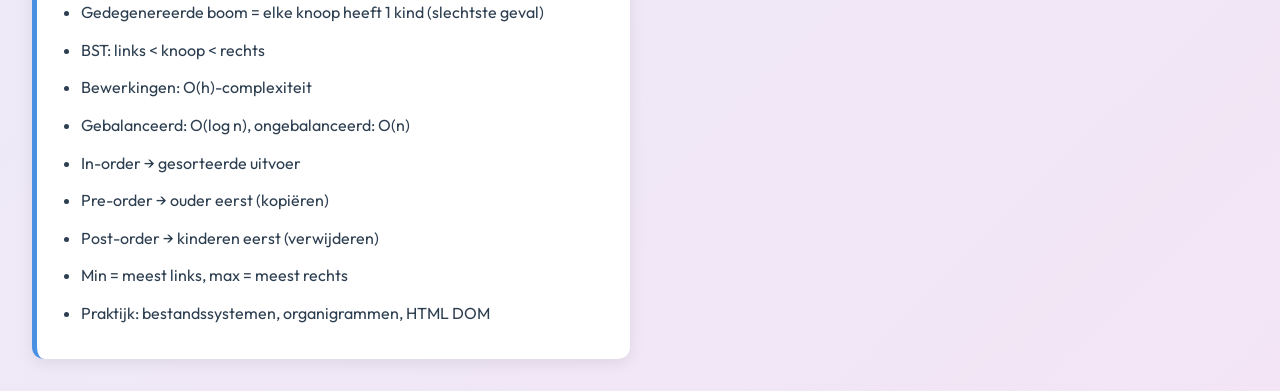
<file: chapter11.html>
<!DOCTYPE html>

<html lang="nl">
<head>
<meta charset="utf-8"/>
<meta content="width=device-width, initial-scale=1.0" name="viewport"/>
<title>Hoofdstuk 11: Bomen - Programming Advanced</title>
<link href="https://fonts.googleapis.com/css2?family=Space+Mono:wght@400;700&amp;family=Outfit:wght@300;400;600;800&amp;display=swap" rel="stylesheet"/>

    <link rel="stylesheet" href="style.css">
</head>
<body>
<nav class="navbar">
<div class="navbar-content">
<div class="chapter-header">Hoofdstuk 11: Bomen</div>
<button class="menu-toggle" type="button" aria-label="Menu openen" aria-expanded="false" aria-controls="mobile-menu"><span class="menu-icon">☰</span><span class="menu-label">Menu</span></button>
<a class="back-button" href="index.html">← Terug naar hoofdstukken</a>
</div>
        <div id="mobile-menu" class="mobile-menu" aria-label="Hoofdstuknavigatie">
            <a href="index.html">🏠 Overzicht</a>
            <a href="chapter1.html">01 Introductie & zoeken</a>
            <a href="chapter2.html">02 Sorteeralgoritmen</a>
            <a href="chapter3.html">03 Datastructuren</a>
            <a href="chapter4.html">04 Recursie</a>
            <a href="chapter5.html">05 Verdeel en heers</a>
            <a href="chapter6.html">06 Backtracking</a>
            <a href="chapter7.html">07 Dynamisch programmeren</a>
            <a href="chapter8.html">08 Grafen</a>
            <a href="chapter9.html">09 Gewogen grafen</a>
            <a href="chapter10.html">10 Greedy-algoritmen</a>
            <a href="chapter11.html" class="current">11 Bomen</a>
            <a href="chapter12.html">12 Hashtabellen</a>
            <a href="chapter13.html">13 Cursusherhaling</a>
        </div>
    </nav>
    <div id="mobile-menu-backdrop" class="mobile-menu-backdrop"></div>
<div class="container">
</div>
<div class="section-tabs">
<button class="section-tab active" onclick="switchSection('summary')">📚 Samenvatting</button>
<button class="section-tab" onclick="switchSection('flashcards')">🗂️ Flashcards</button>
<button class="section-tab" onclick="switchSection('quiz')">✅ Quiz</button>
</div>
<div class="section-content active" id="summary">
<div class="summary-grid">
<div class="summary-card">
<h3> Wat is een boom?</h3>
<p><strong>Definitie:</strong> Een datastructuur verwant aan een graaf</p>
<h4>Boomterminologie:</h4>
<ul>
<li><strong>Root-knoop:</strong> Bovenste knoop (start de boom)</li>
<li><strong>Ouder:</strong> Knoop met kinderen</li>
<li><strong>Blad:</strong> Knoop zonder kinderen</li>
<li><strong>Broers/zussen:</strong> Knopen met dezelfde ouder</li>
<li><strong>Hoogte:</strong> Aantal verbindingen van root naar diepste blad</li>
<li><strong>Diepte:</strong> Aantal verbindingen van knoop naar root</li>
</ul>
</div>
<div class="summary-card">
<h3> Types bomen</h3>
<h4>Volledige binaire boom:</h4>
<p>Elke knoop heeft 0 of 2 kinderen (nooit 1)</p>
<h4>Complete binaire boom:</h4>
<p>Alle niveaus gevuld behalve mogelijk het laatste, gevuld van links naar rechts</p>
<h4>Perfecte binaire boom:</h4>
<p>Alle interne knopen hebben 2 kinderen, alle bladeren zitten op hetzelfde niveau</p>
<h4>Gebalanceerde boom:</h4>
<p>Hoogteverschil tussen linker- en rechtersubboom ≤ 1</p>
<h4>Gedegenereerde boom:</h4>
<p>Elke knoop heeft slechts 1 kind (zoals een linked list)</p>
<div class="highlight-box">Gedegenereerde bomen hebben O(n)-bewerkingen - slechtste geval!</div>
</div>
<div class="summary-card">
<h3> Bomen in de praktijk</h3>
<h4>Bestandssystemen:</h4>
<p>Mappen en bestanden hiërarchisch georganiseerd</p>
<h4>Organigrammen:</h4>
<p>Bedrijfshiërarchie met CEO aan de root</p>
<h4>Beslissingsbomen:</h4>
<p>AI/ML voor classificatie en beslissingen</p>
<h4>DOM (HTML):</h4>
<p>Webpagina’s gestructureerd als boom van elementen</p>
<h4>Stambomen:</h4>
<p>Genealogie en afkomst bijhouden</p>
<h4>Expressiebomen:</h4>
<p>Wiskundige expressies: (3+5)*2</p>
</div>
<div class="summary-card">
<h3> Binaire zoekboom (BST)</h3>
<p><strong>Definitie:</strong> Binaire boom met ordeningseigenschap</p>
<h4>BST-eigenschap:</h4>
<ul>
<li><strong>Linkersubboom:</strong> Alle waarden &lt; knoop</li>
<li><strong>Rechtersubboom:</strong> Alle waarden &gt; knoop</li>
<li>Beide subbomen zijn ook BST’s</li>
</ul>
<h4>Structuur:</h4>
<div class="code-block">class Node {
    int Value;
    Node Left;
    Node Right;
}</div>
</div>
<div class="summary-card">
<h3> Toevoegen aan BST</h3>
<p><strong>Recursieve aanpak:</strong></p>
<div class="code-block">Add(node, value):
  IF node is null:
    RETURN new Node(value)
  
  IF value &lt; node.Value:
    node.Left = Add(node.Left, value)
  ELSE:
    node.Right = Add(node.Right, value)
  
  RETURN node</div>
<p><strong>Complexiteit:</strong> O(h) waarbij h = hoogte<br/>Beste: O(log n), slechtste: O(n)</p>
</div>
<div class="summary-card">
<h3> Zoeken in BST</h3>
<div class="code-block">Search(node, value):
  IF node is null:
    RETURN false
  
  IF value == node.Value:
    RETURN true
  
  IF value &lt; node.Value:
    RETURN Search(node.Left, value)
  ELSE:
    RETURN Search(node.Right, value)</div>
<p><strong>Complexiteit:</strong> O(h) - hetzelfde als toevoegen</p>
</div>
<div class="summary-card">
<h3> Boomtraversals</h3>
<h4>In-order (links → root → rechts):</h4>
<p>Bezoekt knopen in <strong>oplopende volgorde</strong></p>
<p>Voorbeeld boom: 2, 3, 4, 5, 6, 7, 8</p>
<p><strong>Gebruik:</strong> Gesorteerde data krijgen</p>
<h4>Pre-order (root → links → rechts):</h4>
<p>Bezoekt <strong>ouder vóór kinderen</strong></p>
<p>Voorbeeld boom: 5, 3, 2, 4, 7, 6, 8</p>
<p><strong>Gebruik:</strong> Bomen kopiëren/klonen</p>
<h4>Post-order (links → rechts → root):</h4>
<p>Bezoekt <strong>kinderen vóór ouder</strong></p>
<p>Voorbeeld boom: 2, 4, 3, 6, 8, 7, 5</p>
<p><strong>Gebruik:</strong> Bomen veilig verwijderen</p>
</div>
<div class="summary-card">
<h3> Implementaties van traversals</h3>
<div class="code-block">InOrder(node):
  IF node is null: RETURN
  InOrder(node.Left)
  Print(node.Value)
  InOrder(node.Right)

PreOrder(node):
  IF node is null: RETURN
  Print(node.Value)
  PreOrder(node.Left)
  PreOrder(node.Right)

PostOrder(node):
  IF node is null: RETURN
  PostOrder(node.Left)
  PostOrder(node.Right)
  Print(node.Value)</div>
</div>
<div class="summary-card">
<h3> Wanneer gebruik je welke traversal?</h3>
<h4>In-Order:</h4>
<ul>
<li>Data in gesorteerde volgorde krijgen</li>
<li>BST-eigenschap valideren</li>
</ul>
<h4>Pre-Order:</h4>
<ul>
<li>Bomen kopiëren/klonen</li>
<li>Boom maken vanuit traversal</li>
<li>Ouder moet vóór kinderen komen</li>
</ul>
<h4>Post-Order:</h4>
<ul>
<li>Bomen verwijderen (verwijder kinderen eerst)</li>
<li>Expressiebomen evalueren</li>
<li>Kinderen moeten vóór ouder komen</li>
</ul>
</div>
<div class="summary-card">
<h3> Min en max</h3>
<h4>Minimum zoeken:</h4>
<div class="code-block">FindMin(node):
  WHILE node.Left != null:
    node = node.Left
  RETURN node.Value</div>
<p>Ga helemaal naar links!</p>
<h4>Maximum zoeken:</h4>
<div class="code-block">FindMax(node):
  WHILE node.Right != null:
    node = node.Right
  RETURN node.Value</div>
<p>Ga helemaal naar rechts!</p>
</div>
<div class="summary-card">
<h3> Belangrijkste inzichten</h3>
<ul>
<li>Boom = datastructuur verwant aan een graaf</li>
<li>Root = bovenste knoop, blad = geen kinderen, ouder = heeft kinderen</li>
<li>Hoogte = verbindingen van root naar diepste blad</li>
<li>Diepte = verbindingen van knoop naar root</li>
<li>Gedegenereerde boom = elke knoop heeft 1 kind (slechtste geval)</li>
<li>BST: links &lt; knoop &lt; rechts</li>
<li>Bewerkingen: O(h)-complexiteit</li>
<li>Gebalanceerd: O(log n), ongebalanceerd: O(n)</li>
<li>In-order → gesorteerde uitvoer</li>
<li>Pre-order → ouder eerst (kopiëren)</li>
<li>Post-order → kinderen eerst (verwijderen)</li>
<li>Min = meest links, max = meest rechts</li>
<li>Praktijk: bestandssystemen, organigrammen, HTML DOM</li>
</ul>
</div>
</div>
</div>
<div class="section-content" id="flashcards">
<div class="quiz-container">
<div class="quiz-section">
<h3>📇 Flashcards</h3>
<div class="flashcard" onclick="toggleFlashcard(this)"><div class="flashcard-question">Wat is een boom?<span>▼</span></div><div class="flashcard-answer">Datastructuur verwant aan een graaf, start met een root-knoop</div></div>
<div class="flashcard" onclick="toggleFlashcard(this)"><div class="flashcard-question">Boomterminologie: root, ouder, blad?<span>▼</span></div><div class="flashcard-answer">Root=bovenste knoop, ouder=heeft kinderen, blad=geen kinderen</div></div>
<div class="flashcard" onclick="toggleFlashcard(this)"><div class="flashcard-question">Hoogte versus diepte?<span>▼</span></div><div class="flashcard-answer">Hoogte=verbindingen root→diepste blad, diepte=verbindingen knoop→root</div></div>
<div class="flashcard" onclick="toggleFlashcard(this)"><div class="flashcard-question">Wat is een gedegenereerde boom?<span>▼</span></div><div class="flashcard-answer">Elke knoop heeft slechts 1 kind (zoals linked list, O(n)-bewerkingen)</div></div>
<div class="flashcard" onclick="toggleFlashcard(this)"><div class="flashcard-question">Voorbeelden van bomen in de praktijk?<span>▼</span></div><div class="flashcard-answer">Bestandssystemen, organigrammen, HTML DOM, stambomen, beslissingsbomen</div></div>
<div class="flashcard" onclick="toggleFlashcard(this)"><div class="flashcard-question">BST-eigenschap?<span>▼</span></div><div class="flashcard-answer">Linkersubboom &lt; knoop &lt; rechtersubboom</div></div>
<div class="flashcard" onclick="toggleFlashcard(this)"><div class="flashcard-question">Complexiteit van BST-bewerkingen?<span>▼</span></div><div class="flashcard-answer">O(h) waarbij h=hoogte. Beste O(log n), slechtste O(n)</div></div>
<div class="flashcard" onclick="toggleFlashcard(this)"><div class="flashcard-question">In-order traversal?<span>▼</span></div><div class="flashcard-answer">Links → root → rechts, geeft gesorteerde volgorde</div></div>
<div class="flashcard" onclick="toggleFlashcard(this)"><div class="flashcard-question">Pre-order traversal?<span>▼</span></div><div class="flashcard-answer">Root → links → rechts, ouder vóór kinderen</div></div>
<div class="flashcard" onclick="toggleFlashcard(this)"><div class="flashcard-question">Post-order traversal?<span>▼</span></div><div class="flashcard-answer">Links → rechts → root, kinderen vóór ouder</div></div>
<div class="flashcard" onclick="toggleFlashcard(this)"><div class="flashcard-question">Wanneer gebruik je in-order?<span>▼</span></div><div class="flashcard-answer">Gesorteerde data uit BST krijgen</div></div>
<div class="flashcard" onclick="toggleFlashcard(this)"><div class="flashcard-question">Wanneer gebruik je pre-order?<span>▼</span></div><div class="flashcard-answer">Bomen kopiëren/klonen - ouder moet eerst komen</div></div>
<div class="flashcard" onclick="toggleFlashcard(this)"><div class="flashcard-question">Wanneer gebruik je post-order?<span>▼</span></div><div class="flashcard-answer">Bomen verwijderen - je moet kinderen eerst verwijderen</div></div>
<div class="flashcard" onclick="toggleFlashcard(this)"><div class="flashcard-question">Minimum vinden in BST?<span>▼</span></div><div class="flashcard-answer">Ga helemaal naar links</div></div>
<div class="flashcard" onclick="toggleFlashcard(this)"><div class="flashcard-question">Maximum vinden in BST?<span>▼</span></div><div class="flashcard-answer">Ga helemaal naar rechts</div></div>
</div>
</div>
</div>
<div class="section-content" id="quiz">
<div class="quiz-container">
<div class="quiz-section">
<h3>✅ Quiz</h3>
<form id="mcq-form">
<div class="quiz-question">
<div class="question-number">V1</div>
<div class="question-text">Wat is een boom?</div>
<div class="options">
<label class="option-label"><input name="q1" required="" type="radio" value="0"/><span>Lineaire datastructuur</span></label>
<label class="option-label"><input name="q1" required="" type="radio" value="1"/><span>Datastructuur verwant aan een graaf</span></label>
<label class="option-label"><input name="q1" required="" type="radio" value="2"/><span>Sorteeralgoritme</span></label>
</div>
</div>
<div class="quiz-question">
<div class="question-number">V2</div>
<div class="question-text">Wat is een bladknoop?</div>
<div class="options">
<label class="option-label"><input name="q2" required="" type="radio" value="0"/><span>Root-knoop</span></label>
<label class="option-label"><input name="q2" required="" type="radio" value="1"/><span>Knoop zonder kinderen</span></label>
<label class="option-label"><input name="q2" required="" type="radio" value="2"/><span>Knoop met de meeste kinderen</span></label>
</div>
</div>
<div class="quiz-question">
<div class="question-number">V3</div>
<div class="question-text">Wat is boomhoogte?</div>
<div class="options">
<label class="option-label"><input name="q3" required="" type="radio" value="0"/><span>Aantal knopen</span></label>
<label class="option-label"><input name="q3" required="" type="radio" value="1"/><span>Aantal verbindingen van root naar diepste blad</span></label>
<label class="option-label"><input name="q3" required="" type="radio" value="2"/><span>Aantal verbindingen van knoop naar root</span></label>
</div>
</div>
<div class="quiz-question">
<div class="question-number">V4</div>
<div class="question-text">Wat is een gedegenereerd boom?</div>
<div class="options">
<label class="option-label"><input name="q4" required="" type="radio" value="0"/><span>Elke knoop heeft altijd 2 kinderen</span></label>
<label class="option-label"><input name="q4" required="" type="radio" value="1"/><span>Elke knoop heeft slechts 1 kind</span></label>
<label class="option-label"><input name="q4" required="" type="radio" value="2"/><span>Perfecte binaire boom</span></label>
</div>
</div>
<div class="quiz-question">
<div class="question-number">V5</div>
<div class="question-text">Wat is een praktijkvoorbeeld van bomen?</div>
<div class="options">
<label class="option-label"><input name="q5" required="" type="radio" value="0"/><span>Sorteren algoritmen</span></label>
<label class="option-label"><input name="q5" required="" type="radio" value="1"/><span>HTML DOM</span></label>
<label class="option-label"><input name="q5" required="" type="radio" value="2"/><span>Wachtrijen</span></label>
</div>
</div>
<div class="quiz-question">
<div class="question-number">V6</div>
<div class="question-text">Wat is de BST-eigenschap?</div>
<div class="options">
<label class="option-label"><input name="q6" required="" type="radio" value="0"/><span>Alle knopen dezelfde waarde</span></label>
<label class="option-label"><input name="q6" required="" type="radio" value="1"/><span>Links &lt; knoop &lt; rechts</span></label>
<label class="option-label"><input name="q6" required="" type="radio" value="2"/><span>Links &gt; knoop &gt; rechts</span></label>
</div>
</div>
<div class="quiz-question">
<div class="question-number">V7</div>
<div class="question-text">Complexiteit van zoeken in BST?</div>
<div class="options">
<label class="option-label"><input name="q7" required="" type="radio" value="0"/><span>O(1)</span></label>
<label class="option-label"><input name="q7" required="" type="radio" value="1"/><span>O(n)</span></label>
<label class="option-label"><input name="q7" required="" type="radio" value="2"/><span>O(n²)</span></label>
</div>
</div>
<div class="quiz-question">
<div class="question-number">V8</div>
<div class="question-text">In-order traversal bezoekt knopen in?</div>
<div class="options">
<label class="option-label"><input name="q8" required="" type="radio" value="0"/><span>Willekeurige volgorde</span></label>
<label class="option-label"><input name="q8" required="" type="radio" value="1"/><span>Oplopende volgorde</span></label>
<label class="option-label"><input name="q8" required="" type="radio" value="2"/><span>Aflopende volgorde</span></label>
</div>
</div>
<div class="quiz-question">
<div class="question-number">V9</div>
<div class="question-text">Volgorde van in-order traversal?</div>
<div class="options">
<label class="option-label"><input name="q9" required="" type="radio" value="0"/><span>Root → Links → Rechts</span></label>
<label class="option-label"><input name="q9" required="" type="radio" value="1"/><span>Links → Root → Rechts</span></label>
<label class="option-label"><input name="q9" required="" type="radio" value="2"/><span>Links → Rechts → Root</span></label>
</div>
</div>
<div class="quiz-question">
<div class="question-number">V10</div>
<div class="question-text">Volgorde van pre-order traversal?</div>
<div class="options">
<label class="option-label"><input name="q10" required="" type="radio" value="0"/><span>Root → Links → Rechts</span></label>
<label class="option-label"><input name="q10" required="" type="radio" value="1"/><span>Links → Root → Rechts</span></label>
<label class="option-label"><input name="q10" required="" type="radio" value="2"/><span>Links → Rechts → Root</span></label>
</div>
</div>
<div class="quiz-question">
<div class="question-number">V11</div>
<div class="question-text">Volgorde van post-order traversal?</div>
<div class="options">
<label class="option-label"><input name="q11" required="" type="radio" value="0"/><span>Root → Links → Rechts</span></label>
<label class="option-label"><input name="q11" required="" type="radio" value="1"/><span>Links → Root → Rechts</span></label>
<label class="option-label"><input name="q11" required="" type="radio" value="2"/><span>Links → Rechts → Root</span></label>
</div>
</div>
<div class="quiz-question">
<div class="question-number">V12</div>
<div class="question-text">Gegeven BST met root 5, linkerkind 3, rechterkind 7. In-order uitvoer?</div>
<div class="options">
<label class="option-label"><input name="q12" required="" type="radio" value="0"/><span>5, 3, 7</span></label>
<label class="option-label"><input name="q12" required="" type="radio" value="1"/><span>3, 5, 7</span></label>
<label class="option-label"><input name="q12" required="" type="radio" value="2"/><span>3, 7, 5</span></label>
</div>
</div>
<div class="quiz-question">
<div class="question-number">V13</div>
<div class="question-text">Dezelfde boom (root 5, links 3, rechts 7). Pre-order uitvoer?</div>
<div class="options">
<label class="option-label"><input name="q13" required="" type="radio" value="0"/><span>5, 3, 7</span></label>
<label class="option-label"><input name="q13" required="" type="radio" value="1"/><span>3, 5, 7</span></label>
<label class="option-label"><input name="q13" required="" type="radio" value="2"/><span>3, 7, 5</span></label>
</div>
</div>
<div class="quiz-question">
<div class="question-number">V14</div>
<div class="question-text">Dezelfde boom (root 5, links 3, rechts 7). Post-order uitvoer?</div>
<div class="options">
<label class="option-label"><input name="q14" required="" type="radio" value="0"/><span>5, 3, 7</span></label>
<label class="option-label"><input name="q14" required="" type="radio" value="1"/><span>3, 5, 7</span></label>
<label class="option-label"><input name="q14" required="" type="radio" value="2"/><span>3, 7, 5</span></label>
</div>
</div>
<div class="quiz-question">
<div class="question-number">V15</div>
<div class="question-text">Wanneer gebruik je in-order traversal?</div>
<div class="options">
<label class="option-label"><input name="q15" required="" type="radio" value="0"/><span>Boom verwijderen</span></label>
<label class="option-label"><input name="q15" required="" type="radio" value="1"/><span>Gesorteerde data krijgen</span></label>
<label class="option-label"><input name="q15" required="" type="radio" value="2"/><span>Boom kopiëren</span></label>
</div>
</div>
<div class="quiz-question">
<div class="question-number">V16</div>
<div class="question-text">Wanneer gebruik je pre-order traversal?</div>
<div class="options">
<label class="option-label"><input name="q16" required="" type="radio" value="0"/><span>Boom kopiëren</span></label>
<label class="option-label"><input name="q16" required="" type="radio" value="1"/><span>Boom verwijderen</span></label>
<label class="option-label"><input name="q16" required="" type="radio" value="2"/><span>Gesorteerde data krijgen</span></label>
</div>
</div>
<div class="quiz-question">
<div class="question-number">V17</div>
<div class="question-text">Wanneer gebruik je post-order traversal?</div>
<div class="options">
<label class="option-label"><input name="q17" required="" type="radio" value="0"/><span>Boom kopiëren</span></label>
<label class="option-label"><input name="q17" required="" type="radio" value="1"/><span>Boom verwijderen</span></label>
<label class="option-label"><input name="q17" required="" type="radio" value="2"/><span>Gesorteerde data krijgen</span></label>
</div>
</div>
<div class="quiz-question">
<div class="question-number">V18</div>
<div class="question-text">Hoe vind je het minimum in een BST?</div>
<div class="options">
<label class="option-label"><input name="q18" required="" type="radio" value="0"/><span>Ga helemaal naar links</span></label>
<label class="option-label"><input name="q18" required="" type="radio" value="1"/><span>Ga helemaal naar rechts</span></label>
<label class="option-label"><input name="q18" required="" type="radio" value="2"/><span>Controleer alleen root</span></label>
</div>
</div>
<div class="quiz-question">
<div class="question-number">V19</div>
<div class="question-text">Hoe vind je het maximum in een BST?</div>
<div class="options">
<label class="option-label"><input name="q19" required="" type="radio" value="0"/><span>Ga helemaal naar links</span></label>
<label class="option-label"><input name="q19" required="" type="radio" value="1"/><span>Ga helemaal naar rechts</span></label>
<label class="option-label"><input name="q19" required="" type="radio" value="2"/><span>Controleer alleen root</span></label>
</div>
</div>
<div class="quiz-question">
<div class="question-number">V20</div>
<div class="question-text">Waarde 4 toevoegen aan BST: root 5, links 3, rechts 7. Waar komt 4?</div>
<div class="options">
<label class="option-label"><input name="q20" required="" type="radio" value="0"/><span>Links van root</span></label>
<label class="option-label"><input name="q20" required="" type="radio" value="1"/><span>Rechts van 3</span></label>
<label class="option-label"><input name="q20" required="" type="radio" value="2"/><span>Rechts van root</span></label>
</div>
</div>
<div class="quiz-question">
<div class="question-number">V21</div>
<div class="question-text">Gegeven deze Add-code: wat gebeurt er voor waarde 6 in een boom met root 5?<br/><br/>
<div class="code-block">Add(node, 6):
  IF 6 &lt; 5: ga links
  ELSE: ga rechts → ?</div></div>
<div class="options">
<label class="option-label"><input name="q21" required="" type="radio" value="0"/><span>Gaat naar de rechtersubboom</span></label>
<label class="option-label"><input name="q21" required="" type="radio" value="1"/><span>Gaat naar de linkersubboom</span></label>
<label class="option-label"><input name="q21" required="" type="radio" value="2"/><span>Vervangt root</span></label>
</div>
</div>
<div class="quiz-question">
<div class="question-number">V22</div>
<div class="question-text">Hoogte van een gebalanceerde BST voor n knopen?</div>
<div class="options">
<label class="option-label"><input name="q22" required="" type="radio" value="0"/><span>O(n)</span></label>
<label class="option-label"><input name="q22" required="" type="radio" value="1"/><span>O(log n)</span></label>
<label class="option-label"><input name="q22" required="" type="radio" value="2"/><span>O(1)</span></label>
</div>
</div>
<div class="quiz-question">
<div class="question-number">V23</div>
<div class="question-text">Slechtste-gevalhoogte van een ongebalanceerde BST?</div>
<div class="options">
<label class="option-label"><input name="q23" required="" type="radio" value="0"/><span>O(log n)</span></label>
<label class="option-label"><input name="q23" required="" type="radio" value="1"/><span>O(n)</span></label>
<label class="option-label"><input name="q23" required="" type="radio" value="2"/><span>O(1)</span></label>
</div>
</div>
<div class="quiz-question">
<div class="question-number">V24</div>
<div class="question-text">BST-zoekactie naar waarde 3 in boom [5,3,7,2,4]. Welk pad?</div>
<div class="options">
<label class="option-label"><input name="q24" required="" type="radio" value="0"/><span>5 → 3 gevonden</span></label>
<label class="option-label"><input name="q24" required="" type="radio" value="1"/><span>5 → 7 → niet gevonden</span></label>
<label class="option-label"><input name="q24" required="" type="radio" value="2"/><span>5 → 3 → 2 → niet gevonden</span></label>
</div>
</div>
<div class="quiz-question">
<div class="question-number">V25</div>
<div class="question-text">Welke traversal gebruik je om de BST-eigenschap te valideren?</div>
<div class="options">
<label class="option-label"><input name="q25" required="" type="radio" value="0"/><span>In-Order</span></label>
<label class="option-label"><input name="q25" required="" type="radio" value="1"/><span>Pre-Order</span></label>
<label class="option-label"><input name="q25" required="" type="radio" value="2"/><span>Post-Order</span></label>
</div>
</div>
<button class="submit-quiz" type="submit">Quiz indienen</button>
</form>
<div id="mcq-result"></div>
</div>
</div>
</div>

<script>
        // Quiz Configuration
        const QUIZ_CONFIG = {
            'chapter11-mcq': {
                answers: [1, 1, 1, 1, 1, 1, 1, 1, 1, 0, 2, 1, 0, 2, 1, 0, 1, 0, 1, 1, 0, 1, 1, 0, 0],
                total: 25
            }
        };

        // Storage functions
        function saveQuizData(quizId, data) {
            localStorage.setItem(quizId, JSON.stringify(data));
        }

        function loadQuizData(quizId) {
            const data = localStorage.getItem(quizId);
            return data ? JSON.parse(data) : null;
        }

        // Switch between sections
        function switchSection(sectionName) {
            const tabs = document.querySelectorAll('.section-tab');
            const contents = document.querySelectorAll('.section-content');
            
            tabs.forEach(tab => tab.classList.remove('active'));
            contents.forEach(content => content.classList.remove('active'));
            
            event.target.classList.add('active');
            document.getElementById(sectionName).classList.add('active');
        }

        // Flashcard toggle
        function toggleFlashcard(card) {
            const answer = card.querySelector('.flashcard-answer');
            answer.classList.toggle('show');
        }

        // Restore saved answers for a quiz
        function restoreAnswers(formId, quizId) {
            const savedData = loadQuizData(quizId);
            if (!savedData || !savedData.userAnswers) return;

            const form = document.getElementById(formId);
            Object.entries(savedData.userAnswers).forEach(([questionName, value]) => {
                const input = form.querySelector(`input[name="${questionName}"][value="${value}"]`);
                if (input) {
                    input.checked = true;
                }
            });

            if (savedData.submitted) {
                showAnswerFeedback(formId, quizId, savedData.userAnswers);
            }
        }

        // Show feedback for each answer
        function showAnswerFeedback(formId, quizId, userAnswers) {
            const form = document.getElementById(formId);
            const config = QUIZ_CONFIG[quizId];
            const questionPrefix = quizId.includes('mcq') ? 'q' : quizId.includes('tf') ? 'tf' : 'code';
            
            for (let i = 0; i < config.total; i++) {
                const questionName = `${questionPrefix}${i + 1}`;
                const userAnswer = parseInt(userAnswers[questionName]);
                const juistAnswer = config.answers[i];
                
                form.querySelectorAll(`input[name="${questionName}"]`).forEach(input => {
                    const label = input.closest('.option-label');
                    const value = parseInt(input.value);
                    
                    label.classList.remove('correct', 'incorrect');
                    
                    if (value === juistAnswer) {
                        label.classList.add('correct');
                    } else if (value === userAnswer && value !== juistAnswer) {
                        label.classList.add('incorrect');
                    }
                    
                    input.disabled = true;
                });
            }
            
            // Update submit button to show reset option
            const submitBtn = form.querySelector('.submit-quiz');
            if (submitBtn) {
                submitBtn.disabled = true;
                submitBtn.style.display = 'none';
            }
            
            // Show or create reset button
            let resetBtn = form.querySelector('.reset-quiz');
            if (!resetBtn) {
                resetBtn = document.createElement('button');
                resetBtn.type = 'button';
                resetBtn.className = 'reset-quiz';
                resetBtn.textContent = '🔄 Quiz opnieuw starten';
                resetBtn.onclick = function() { resetQuiz(formId, quizId); };
                submitBtn.parentNode.insertBefore(resetBtn, submitBtn.nextSibling);
            }
            resetBtn.style.display = 'block';
        }

        // Reset quiz function
        function resetQuiz(formId, quizId) {
            const form = document.getElementById(formId);
            
            // Clear saved data
            localStorage.removeItem(quizId);
            
            // Reset form
            form.reset();
            
            // Remove all feedback styling
            form.querySelectorAll('.option-label').forEach(label => {
                label.classList.remove('correct', 'incorrect');
            });
            
            // Re-enable all inputs
            form.querySelectorAll('input').forEach(input => {
                input.disabled = false;
            });
            
            // Hide reset button, show submit button
            const resetBtn = form.querySelector('.reset-quiz');
            const submitBtn = form.querySelector('.submit-quiz');
            if (resetBtn) resetBtn.style.display = 'none';
            if (submitBtn) {
                submitBtn.disabled = false;
                submitBtn.style.display = 'block';
            }
            
            // Clear result display
            const resultId = formId.replace('-form', '-result');
            const resultDiv = document.getElementById(resultId);
            if (resultDiv) {
                resultDiv.className = '';
                resultDiv.textContent = '';
            }
            
            // Scroll to top of quiz
            form.scrollIntoView({ behavior: 'smooth', block: 'start' });
        }

        // Handle quiz submission
        function handleQuizSubmit(e, formId, quizId) {
            e.preventDefault();
            const form = document.getElementById(formId);
            const config = QUIZ_CONFIG[quizId];
            const formData = new FormData(form);
            const questionPrefix = quizId.includes('mcq') ? 'q' : quizId.includes('tf') ? 'tf' : 'code';
            
            let juist = 0;
            const userAnswers = {};
            
            for (let i = 0; i < config.total; i++) {
                const questionName = `${questionPrefix}${i + 1}`;
                const selected = parseInt(formData.get(questionName));
                userAnswers[questionName] = selected;
                
                if (selected === config.answers[i]) {
                    juist++;
                }
            }
            
            // Save results
            saveQuizData(quizId, {
                userAnswers: userAnswers,
                score: juist,
                total: config.total,
                submitted: true,
                timestamp: new Date().toISOString()
            });
            
            // Show feedback
            showAnswerFeedback(formId, quizId, userAnswers);
            
            // Show result
            const resultId = formId.replace('-form', '-result');
            showResult(resultId, juist, config.total);
        }

        // Show quiz result
        function showResult(elementId, juist, total) {
            const percentage = (juist / total) * 100;
            const resultDiv = document.getElementById(elementId);
            
            let resultClass, message;
            if (percentage >= 80) {
                resultClass = 'excellent';
                message = `🎉 Uitstekend! ${juist}/${total} juist (${percentage.toFixed(0)}%)`;
            } else if (percentage >= 60) {
                resultClass = 'good';
                message = `👍 Goed gedaan! ${juist}/${total} juist (${percentage.toFixed(0)}%). Herhaal de concepten die je gemist hebt.`;
            } else {
                resultClass = 'needs-work';
                message = `📚 ${juist}/${total} juist (${percentage.toFixed(0)}%). Bestudeer de samenvatting en probeer opnieuw!`;
            }
            
            resultDiv.className = `quiz-result ${resultClass}`;
            resultDiv.textContent = message;
            resultDiv.scrollIntoView({ behavior: 'smooth', block: 'nearest' });
        }

        // Initialize quizzes
        document.addEventListener('DOMContentLoaded', function() {
            // Multiple Choice Quiz
            const mcqForm = document.getElementById('mcq-form');
            if (mcqForm) {
                mcqForm.addEventListener('submit', (e) => handleQuizSubmit(e, 'mcq-form', 'chapter11-mcq'));
                restoreAnswers('mcq-form', 'chapter11-mcq');
            }
        });
    </script>


<script>
        // Verbeterd mobiel menu
        (function () {
            const toggle = document.querySelector('.menu-toggle');
            const menu = document.getElementById('mobile-menu');
            const backdrop = document.getElementById('mobile-menu-backdrop');
            if (!toggle || !menu) return;

            const icon = toggle.querySelector('.menu-icon') || toggle;

            function openMenu() {
                menu.classList.add('open');
                document.body.classList.add('menu-open');
                toggle.setAttribute('aria-expanded', 'true');
                if (icon) icon.textContent = '×';
            }

            function closeMenu() {
                menu.classList.remove('open');
                document.body.classList.remove('menu-open');
                toggle.setAttribute('aria-expanded', 'false');
                if (icon) icon.textContent = '☰';
            }

            toggle.addEventListener('click', function () {
                menu.classList.contains('open') ? closeMenu() : openMenu();
            });

            if (backdrop) backdrop.addEventListener('click', closeMenu);
            menu.querySelectorAll('a').forEach(link => link.addEventListener('click', closeMenu));
            document.addEventListener('keydown', event => { if (event.key === 'Escape') closeMenu(); });
            window.addEventListener('resize', () => { if (window.innerWidth > 900) closeMenu(); });
        })();
</script>


</body>
</html>
</file>
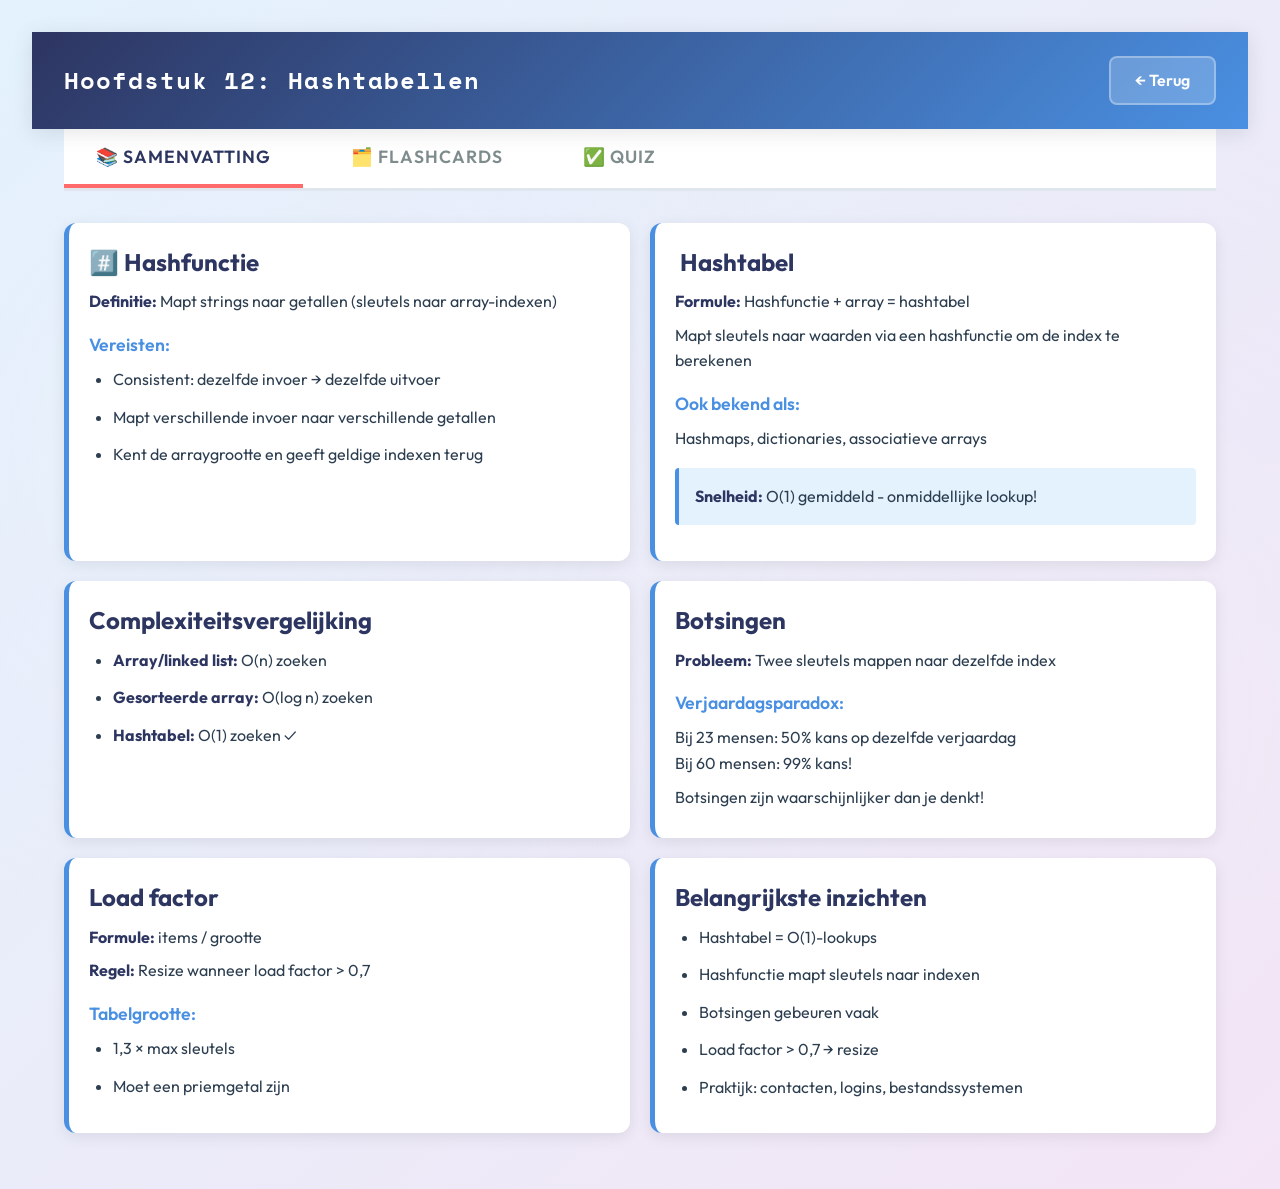
<file: chapter12.html>
<!DOCTYPE html>

<html lang="nl">
<head>
<meta charset="utf-8"/>
<meta content="width=device-width, initial-scale=1.0" name="viewport"/>
<title>Hoofdstuk 12: Hashtabellen - Programming Advanced</title>
<link href="https://fonts.googleapis.com/css2?family=Space+Mono:wght@400;700&amp;family=Outfit:wght@300;400;600;800&amp;display=swap" rel="stylesheet"/>

    <link rel="stylesheet" href="style.css">
</head>
<body>
<nav class="navbar">
<div class="navbar-content">
<div class="chapter-header">Hoofdstuk 12: Hashtabellen</div>
<button class="menu-toggle" type="button" aria-label="Menu openen" aria-expanded="false" aria-controls="mobile-menu"><span class="menu-icon">☰</span><span class="menu-label">Menu</span></button>
<a class="back-button" href="index.html">← Terug</a>
</div>
        <div id="mobile-menu" class="mobile-menu" aria-label="Hoofdstuknavigatie">
            <a href="index.html">🏠 Overzicht</a>
            <a href="chapter1.html">01 Introductie & zoeken</a>
            <a href="chapter2.html">02 Sorteeralgoritmen</a>
            <a href="chapter3.html">03 Datastructuren</a>
            <a href="chapter4.html">04 Recursie</a>
            <a href="chapter5.html">05 Verdeel en heers</a>
            <a href="chapter6.html">06 Backtracking</a>
            <a href="chapter7.html">07 Dynamisch programmeren</a>
            <a href="chapter8.html">08 Grafen</a>
            <a href="chapter9.html">09 Gewogen grafen</a>
            <a href="chapter10.html">10 Greedy-algoritmen</a>
            <a href="chapter11.html">11 Bomen</a>
            <a href="chapter12.html" class="current">12 Hashtabellen</a>
            <a href="chapter13.html">13 Cursusherhaling</a>
        </div>
    </nav>
    <div id="mobile-menu-backdrop" class="mobile-menu-backdrop"></div>
<div class="container">
<div class="section-tabs">
<button class="section-tab active" onclick="switchSection('summary')">📚 Samenvatting</button>
<button class="section-tab" onclick="switchSection('flashcards')">🗂️ Flashcards</button>
<button class="section-tab" onclick="switchSection('quiz')">✅ Quiz</button>
</div>
<div class="section-content active" id="summary">
<div class="summary-grid">
<div class="summary-card">
<h3>#️⃣ Hashfunctie</h3>
<p><strong>Definitie:</strong> Mapt strings naar getallen (sleutels naar array-indexen)</p>
<h4>Vereisten:</h4>
<ul><li>Consistent: dezelfde invoer → dezelfde uitvoer</li><li>Mapt verschillende invoer naar verschillende getallen</li><li>Kent de arraygrootte en geeft geldige indexen terug</li></ul>
</div>
<div class="summary-card">
<h3>️ Hashtabel</h3>
<p><strong>Formule:</strong> Hashfunctie + array = hashtabel</p>
<p>Mapt sleutels naar waarden via een hashfunctie om de index te berekenen</p>
<h4>Ook bekend als:</h4>
<p>Hashmaps, dictionaries, associatieve arrays</p>
<div class="highlight-box"><strong>Snelheid:</strong> O(1) gemiddeld - onmiddellijke lookup!</div>
</div>
<div class="summary-card">
<h3> Complexiteitsvergelijking</h3>
<ul><li><strong>Array/linked list:</strong> O(n) zoeken</li><li><strong>Gesorteerde array:</strong> O(log n) zoeken</li><li><strong>Hashtabel:</strong> O(1) zoeken ✓</li></ul>
</div>
<div class="summary-card">
<h3> Botsingen</h3>
<p><strong>Probleem:</strong> Twee sleutels mappen naar dezelfde index</p>
<h4>Verjaardagsparadox:</h4>
<p>Bij 23 mensen: 50% kans op dezelfde verjaardag<br/>Bij 60 mensen: 99% kans!</p>
<p>Botsingen zijn waarschijnlijker dan je denkt!</p>
</div>
<div class="summary-card">
<h3> Load factor</h3>
<p><strong>Formule:</strong> items / grootte</p>
<p><strong>Regel:</strong> Resize wanneer load factor &gt; 0,7</p>
<h4>Tabelgrootte:</h4>
<ul><li>1,3 × max sleutels</li><li>Moet een priemgetal zijn</li></ul>
</div>
<div class="summary-card">
<h3> Belangrijkste inzichten</h3>
<ul><li>Hashtabel = O(1)-lookups</li><li>Hashfunctie mapt sleutels naar indexen</li><li>Botsingen gebeuren vaak</li><li>Load factor &gt; 0,7 → resize</li><li>Praktijk: contacten, logins, bestandssystemen</li></ul>
</div>
</div>
</div>
<div class="section-content" id="flashcards">
<div class="quiz-container">
<div class="quiz-section">
<h3>📇 Flashcards</h3>
<div class="flashcard" onclick="toggle(this)"><div class="flashcard-question">Wat is een hashfunctie?<span>▼</span></div><div class="flashcard-answer">Mapt strings/sleutels naar getallen/array-indexen</div></div>
<div class="flashcard" onclick="toggle(this)"><div class="flashcard-question">Formule voor hashtabel?<span>▼</span></div><div class="flashcard-answer">Hashfunctie + array = hashtabel</div></div>
<div class="flashcard" onclick="toggle(this)"><div class="flashcard-question">Complexiteit van hashtabel?<span>▼</span></div><div class="flashcard-answer">O(1) gemiddeld voor zoeken, invoegen en verwijderen</div></div>
<div class="flashcard" onclick="toggle(this)"><div class="flashcard-question">Wat zijn botsingen?<span>▼</span></div><div class="flashcard-answer">Twee sleutels die naar dezelfde index mappen</div></div>
<div class="flashcard" onclick="toggle(this)"><div class="flashcard-question">Formule van load factor?<span>▼</span></div><div class="flashcard-answer">items / tabelgrootte</div></div>
<div class="flashcard" onclick="toggle(this)"><div class="flashcard-question">Wanneer resizen?<span>▼</span></div><div class="flashcard-answer">Load factor &gt; 0.7</div></div>
<div class="flashcard" onclick="toggle(this)"><div class="flashcard-question">Regel voor hashtabelgrootte?<span>▼</span></div><div class="flashcard-answer">1,3 × max sleutels, moet priem zijn</div></div>
<div class="flashcard" onclick="toggle(this)"><div class="flashcard-question">Verjaardagsparadox?<span>▼</span></div><div class="flashcard-answer">23 mensen: 50% dezelfde verjaardag</div></div>
</div>
</div>
</div>
<div class="section-content" id="quiz">
<div class="quiz-container">
<div class="quiz-section">
<h3>✅ Quiz</h3>
<form id="mcq-form">
<div class="quiz-question">
<div class="question-number">V1</div>
<div class="question-text">What is a hash function?</div>
<div class="options">
<label class="option-label"><input name="q1" required="" type="radio" value="0"/><span>Een functie die data versleutelt voor veiligheid</span></label>
<label class="option-label"><input name="q1" required="" type="radio" value="1"/><span>Een functie die sleutels naar array-indexen mapt</span></label>
<label class="option-label"><input name="q1" required="" type="radio" value="2"/><span>Een functie die data comprimeert om opslag te verminderen</span></label>
</div>
</div>
<div class="quiz-question">
<div class="question-number">V2</div>
<div class="question-text">Complexiteit van hashtabel?</div>
<div class="options">
<label class="option-label"><input name="q2" required="" type="radio" value="0"/><span>O(n)</span></label>
<label class="option-label"><input name="q2" required="" type="radio" value="1"/><span>O(1)</span></label>
<label class="option-label"><input name="q2" required="" type="radio" value="2"/><span>O(log n)</span></label>
</div>
</div>
<div class="quiz-question">
<div class="question-number">V3</div>
<div class="question-text">Wat is een botsing?</div>
<div class="options">
<label class="option-label"><input name="q3" required="" type="radio" value="0"/><span>Twee sleutels mappen naar dezelfde index</span></label>
<label class="option-label"><input name="q3" required="" type="radio" value="1"/><span>Hashfunctiefout</span></label>
<label class="option-label"><input name="q3" required="" type="radio" value="2"/><span>Array overflow</span></label>
</div>
</div>
<div class="quiz-question">
<div class="question-number">V4</div>
<div class="question-text">Vereisten voor een hashfunctie?</div>
<div class="options">
<label class="option-label"><input name="q4" required="" type="radio" value="0"/><span>Moet waarden uniform verdelen om botsingen te minimaliseren</span></label>
<label class="option-label"><input name="q4" required="" type="radio" value="1"/><span>Moet consistent zijn: dezelfde invoer geeft altijd dezelfde uitvoer</span></label>
<label class="option-label"><input name="q4" required="" type="radio" value="2"/><span>Moet omkeerbaar zijn om originele sleutels terug te halen</span></label>
</div>
</div>
<div class="quiz-question">
<div class="question-number">V5</div>
<div class="question-text">Formule van load factor?</div>
<div class="options">
<label class="option-label"><input name="q5" required="" type="radio" value="0"/><span>grootte / items</span></label>
<label class="option-label"><input name="q5" required="" type="radio" value="1"/><span>items / grootte</span></label>
<label class="option-label"><input name="q5" required="" type="radio" value="2"/><span>items × grootte</span></label>
</div>
</div>
<div class="quiz-question">
<div class="question-number">V6</div>
<div class="question-text">Wanneer resize je een hashtabel?</div>
<div class="options">
<label class="option-label"><input name="q6" required="" type="radio" value="0"/><span>Load factor &gt; 0.5</span></label>
<label class="option-label"><input name="q6" required="" type="radio" value="1"/><span>Load factor &gt; 0.7</span></label>
<label class="option-label"><input name="q6" required="" type="radio" value="2"/><span>Load factor &gt; 1</span></label>
</div>
</div>
<div class="quiz-question">
<div class="question-number">V7</div>
<div class="question-text">Hashtabel grootte should zijn?</div>
<div class="options">
<label class="option-label"><input name="q7" required="" type="radio" value="0"/><span>Even getal</span></label>
<label class="option-label"><input name="q7" required="" type="radio" value="1"/><span>Macht van 2</span></label>
<label class="option-label"><input name="q7" required="" type="radio" value="2"/><span>Priemgetal × 1,3 sleutels</span></label>
</div>
</div>
<div class="quiz-question">
<div class="question-number">V8</div>
<div class="question-text">Verjaardagsparadox: 23 mensen?</div>
<div class="options">
<label class="option-label"><input name="q8" required="" type="radio" value="0"/><span>10% dezelfde verjaardag</span></label>
<label class="option-label"><input name="q8" required="" type="radio" value="1"/><span>50% dezelfde verjaardag</span></label>
<label class="option-label"><input name="q8" required="" type="radio" value="2"/><span>90% dezelfde verjaardag</span></label>
</div>
</div>
<div class="quiz-question">
<div class="question-number">V9</div>
<div class="question-text">Hoe wordt een hashtabel ook genoemd?</div>
<div class="options">
<label class="option-label"><input name="q9" required="" type="radio" value="0"/><span>Linked lijst</span></label>
<label class="option-label"><input name="q9" required="" type="radio" value="1"/><span>Dictionary</span></label>
<label class="option-label"><input name="q9" required="" type="radio" value="2"/><span>Boom</span></label>
</div>
</div>
<div class="quiz-question">
<div class="question-number">V10</div>
<div class="question-text">Zoekcomplexiteit van array?</div>
<div class="options">
<label class="option-label"><input name="q10" required="" type="radio" value="0"/><span>O(1)</span></label>
<label class="option-label"><input name="q10" required="" type="radio" value="1"/><span>O(n)</span></label>
<label class="option-label"><input name="q10" required="" type="radio" value="2"/><span>O(log n)</span></label>
</div>
</div>
<div class="quiz-question">
<div class="question-number">V11</div>
<div class="question-text">Waarom hashtabellen gebruiken?</div>
<div class="options">
<label class="option-label"><input name="q11" required="" type="radio" value="0"/><span>Om data gesorteerd te houden voor efficiënte range queries</span></label>
<label class="option-label"><input name="q11" required="" type="radio" value="1"/><span>Om O(1) gemiddeld te halen voor lookup, invoegen en verwijderen</span></label>
<label class="option-label"><input name="q11" required="" type="radio" value="2"/><span>Om geheugengebruik te minimaliseren door key-value pairs te comprimeren</span></label>
</div>
</div>
<div class="quiz-question">
<div class="question-number">V12</div>
<div class="question-text">Wat geeft een hashfunctie terug?</div>
<div class="options">
<label class="option-label"><input name="q12" required="" type="radio" value="0"/><span>String</span></label>
<label class="option-label"><input name="q12" required="" type="radio" value="1"/><span>Array-index</span></label>
<label class="option-label"><input name="q12" required="" type="radio" value="2"/><span>Boolean</span></label>
</div>
</div>
<div class="quiz-question">
<div class="question-number">V13</div>
<div class="question-text">Botsingen zijn?</div>
<div class="options">
<label class="option-label"><input name="q13" required="" type="radio" value="0"/><span>Zeldzaam</span></label>
<label class="option-label"><input name="q13" required="" type="radio" value="1"/><span>Vaker dan verwacht</span></label>
<label class="option-label"><input name="q13" required="" type="radio" value="2"/><span>Onmogelijk</span></label>
</div>
</div>
<div class="quiz-question">
<div class="question-number">V14</div>
<div class="question-text">Praktijkgebruik van hashtabellen?</div>
<div class="options">
<label class="option-label"><input name="q14" required="" type="radio" value="0"/><span>Bestandssysteemhiërarchie met ouder-kindrelaties opslaan</span></label>
<label class="option-label"><input name="q14" required="" type="radio" value="1"/><span>Snelle lookup van contactnaam naar telefoonnummer op je telefoon</span></label>
<label class="option-label"><input name="q14" required="" type="radio" value="2"/><span>DNS-records cachen om websitenamen sneller op te lossen</span></label>
</div>
</div>
<div class="quiz-question">
<div class="question-number">V15</div>
<div class="question-text">Wat betekent load factor 0,8?</div>
<div class="options">
<label class="option-label"><input name="q15" required="" type="radio" value="0"/><span>80% vol, moet resizen</span></label>
<label class="option-label"><input name="q15" required="" type="radio" value="1"/><span>8 items</span></label>
<label class="option-label"><input name="q15" required="" type="radio" value="2"/><span>80% leeg</span></label>
</div>
</div>
<button class="submit-quiz" type="submit">Indienen</button>
</form>
<div id="mcq-result"></div>
</div>
</div>
</div>
</div>
<script>
        // Quiz Configuration
        const QUIZ_CONFIG = {
            'chapter12-mcq': {
                answers: [1, 1, 0, 1, 1, 1, 2, 1, 1, 1, 1, 1, 1, 1, 0],
                total: 15
            }
        };

        // Storage functions
        function saveQuizData(quizId, data) {
            localStorage.setItem(quizId, JSON.stringify(data));
        }

        function loadQuizData(quizId) {
            const data = localStorage.getItem(quizId);
            return data ? JSON.parse(data) : null;
        }

        // Switch between sections
        function switchSection(sectionName) {
            const tabs = document.querySelectorAll('.section-tab');
            const contents = document.querySelectorAll('.section-content');
            
            tabs.forEach(tab => tab.classList.remove('active'));
            contents.forEach(content => content.classList.remove('active'));
            
            event.target.classList.add('active');
            document.getElementById(sectionName).classList.add('active');
        }

        // Flashcard toggle
        function toggleFlashcard(card) {
            const answer = card.querySelector('.flashcard-answer');
            answer.classList.toggle('show');
        }

        // Restore saved answers for a quiz
        function restoreAnswers(formId, quizId) {
            const savedData = loadQuizData(quizId);
            if (!savedData || !savedData.userAnswers) return;

            const form = document.getElementById(formId);
            Object.entries(savedData.userAnswers).forEach(([questionName, value]) => {
                const input = form.querySelector(`input[name="${questionName}"][value="${value}"]`);
                if (input) {
                    input.checked = true;
                }
            });

            if (savedData.submitted) {
                showAnswerFeedback(formId, quizId, savedData.userAnswers);
            }
        }

        // Show feedback for each answer
        function showAnswerFeedback(formId, quizId, userAnswers) {
            const form = document.getElementById(formId);
            const config = QUIZ_CONFIG[quizId];
            const questionPrefix = quizId.includes('mcq') ? 'q' : quizId.includes('tf') ? 'tf' : 'code';
            
            for (let i = 0; i < config.total; i++) {
                const questionName = `${questionPrefix}${i + 1}`;
                const userAnswer = parseInt(userAnswers[questionName]);
                const juistAnswer = config.answers[i];
                
                form.querySelectorAll(`input[name="${questionName}"]`).forEach(input => {
                    const label = input.closest('.option-label');
                    const value = parseInt(input.value);
                    
                    label.classList.remove('correct', 'incorrect');
                    
                    if (value === juistAnswer) {
                        label.classList.add('correct');
                    } else if (value === userAnswer && value !== juistAnswer) {
                        label.classList.add('incorrect');
                    }
                    
                    input.disabled = true;
                });
            }
            
            // Update submit button to show reset option
            const submitBtn = form.querySelector('.submit-quiz');
            if (submitBtn) {
                submitBtn.disabled = true;
                submitBtn.style.display = 'none';
            }
            
            // Show or create reset button
            let resetBtn = form.querySelector('.reset-quiz');
            if (!resetBtn) {
                resetBtn = document.createElement('button');
                resetBtn.type = 'button';
                resetBtn.className = 'reset-quiz';
                resetBtn.textContent = '🔄 Quiz opnieuw starten';
                resetBtn.onclick = function() { resetQuiz(formId, quizId); };
                submitBtn.parentNode.insertBefore(resetBtn, submitBtn.nextSibling);
            }
            resetBtn.style.display = 'block';
        }

        // Reset quiz function
        function resetQuiz(formId, quizId) {
            const form = document.getElementById(formId);
            
            // Clear saved data
            localStorage.removeItem(quizId);
            
            // Reset form
            form.reset();
            
            // Remove all feedback styling
            form.querySelectorAll('.option-label').forEach(label => {
                label.classList.remove('correct', 'incorrect');
            });
            
            // Re-enable all inputs
            form.querySelectorAll('input').forEach(input => {
                input.disabled = false;
            });
            
            // Hide reset button, show submit button
            const resetBtn = form.querySelector('.reset-quiz');
            const submitBtn = form.querySelector('.submit-quiz');
            if (resetBtn) resetBtn.style.display = 'none';
            if (submitBtn) {
                submitBtn.disabled = false;
                submitBtn.style.display = 'block';
            }
            
            // Clear result display
            const resultId = formId.replace('-form', '-result');
            const resultDiv = document.getElementById(resultId);
            if (resultDiv) {
                resultDiv.className = '';
                resultDiv.textContent = '';
            }
            
            // Scroll to top of quiz
            form.scrollIntoView({ behavior: 'smooth', block: 'start' });
        }

        // Handle quiz submission
        function handleQuizSubmit(e, formId, quizId) {
            e.preventDefault();
            const form = document.getElementById(formId);
            const config = QUIZ_CONFIG[quizId];
            const formData = new FormData(form);
            const questionPrefix = quizId.includes('mcq') ? 'q' : quizId.includes('tf') ? 'tf' : 'code';
            
            let juist = 0;
            const userAnswers = {};
            
            for (let i = 0; i < config.total; i++) {
                const questionName = `${questionPrefix}${i + 1}`;
                const selected = parseInt(formData.get(questionName));
                userAnswers[questionName] = selected;
                
                if (selected === config.answers[i]) {
                    juist++;
                }
            }
            
            // Save results
            saveQuizData(quizId, {
                userAnswers: userAnswers,
                score: juist,
                total: config.total,
                submitted: true,
                timestamp: new Date().toISOString()
            });
            
            // Show feedback
            showAnswerFeedback(formId, quizId, userAnswers);
            
            // Show result
            const resultId = formId.replace('-form', '-result');
            showResult(resultId, juist, config.total);
        }

        // Show quiz result
        function showResult(elementId, juist, total) {
            const percentage = (juist / total) * 100;
            const resultDiv = document.getElementById(elementId);
            
            let resultClass, message;
            if (percentage >= 80) {
                resultClass = 'excellent';
                message = `🎉 Uitstekend! ${juist}/${total} juist (${percentage.toFixed(0)}%)`;
            } else if (percentage >= 60) {
                resultClass = 'good';
                message = `👍 Goed gedaan! ${juist}/${total} juist (${percentage.toFixed(0)}%). Herhaal de concepten die je gemist hebt.`;
            } else {
                resultClass = 'needs-work';
                message = `📚 ${juist}/${total} juist (${percentage.toFixed(0)}%). Bestudeer de samenvatting en probeer opnieuw!`;
            }
            
            resultDiv.className = `quiz-result ${resultClass}`;
            resultDiv.textContent = message;
            resultDiv.scrollIntoView({ behavior: 'smooth', block: 'nearest' });
        }

        // Initialize quizzes
        document.addEventListener('DOMContentLoaded', function() {
            // Multiple Choice Quiz
            const mcqForm = document.getElementById('mcq-form');
            if (mcqForm) {
                mcqForm.addEventListener('submit', (e) => handleQuizSubmit(e, 'mcq-form', 'chapter12-mcq'));
                restoreAnswers('mcq-form', 'chapter12-mcq');
            }
        });
    </script>


<script>
        // Verbeterd mobiel menu
        (function () {
            const toggle = document.querySelector('.menu-toggle');
            const menu = document.getElementById('mobile-menu');
            const backdrop = document.getElementById('mobile-menu-backdrop');
            if (!toggle || !menu) return;

            const icon = toggle.querySelector('.menu-icon') || toggle;

            function openMenu() {
                menu.classList.add('open');
                document.body.classList.add('menu-open');
                toggle.setAttribute('aria-expanded', 'true');
                if (icon) icon.textContent = '×';
            }

            function closeMenu() {
                menu.classList.remove('open');
                document.body.classList.remove('menu-open');
                toggle.setAttribute('aria-expanded', 'false');
                if (icon) icon.textContent = '☰';
            }

            toggle.addEventListener('click', function () {
                menu.classList.contains('open') ? closeMenu() : openMenu();
            });

            if (backdrop) backdrop.addEventListener('click', closeMenu);
            menu.querySelectorAll('a').forEach(link => link.addEventListener('click', closeMenu));
            document.addEventListener('keydown', event => { if (event.key === 'Escape') closeMenu(); });
            window.addEventListener('resize', () => { if (window.innerWidth > 900) closeMenu(); });
        })();
</script>


</body>
</html>
</file>
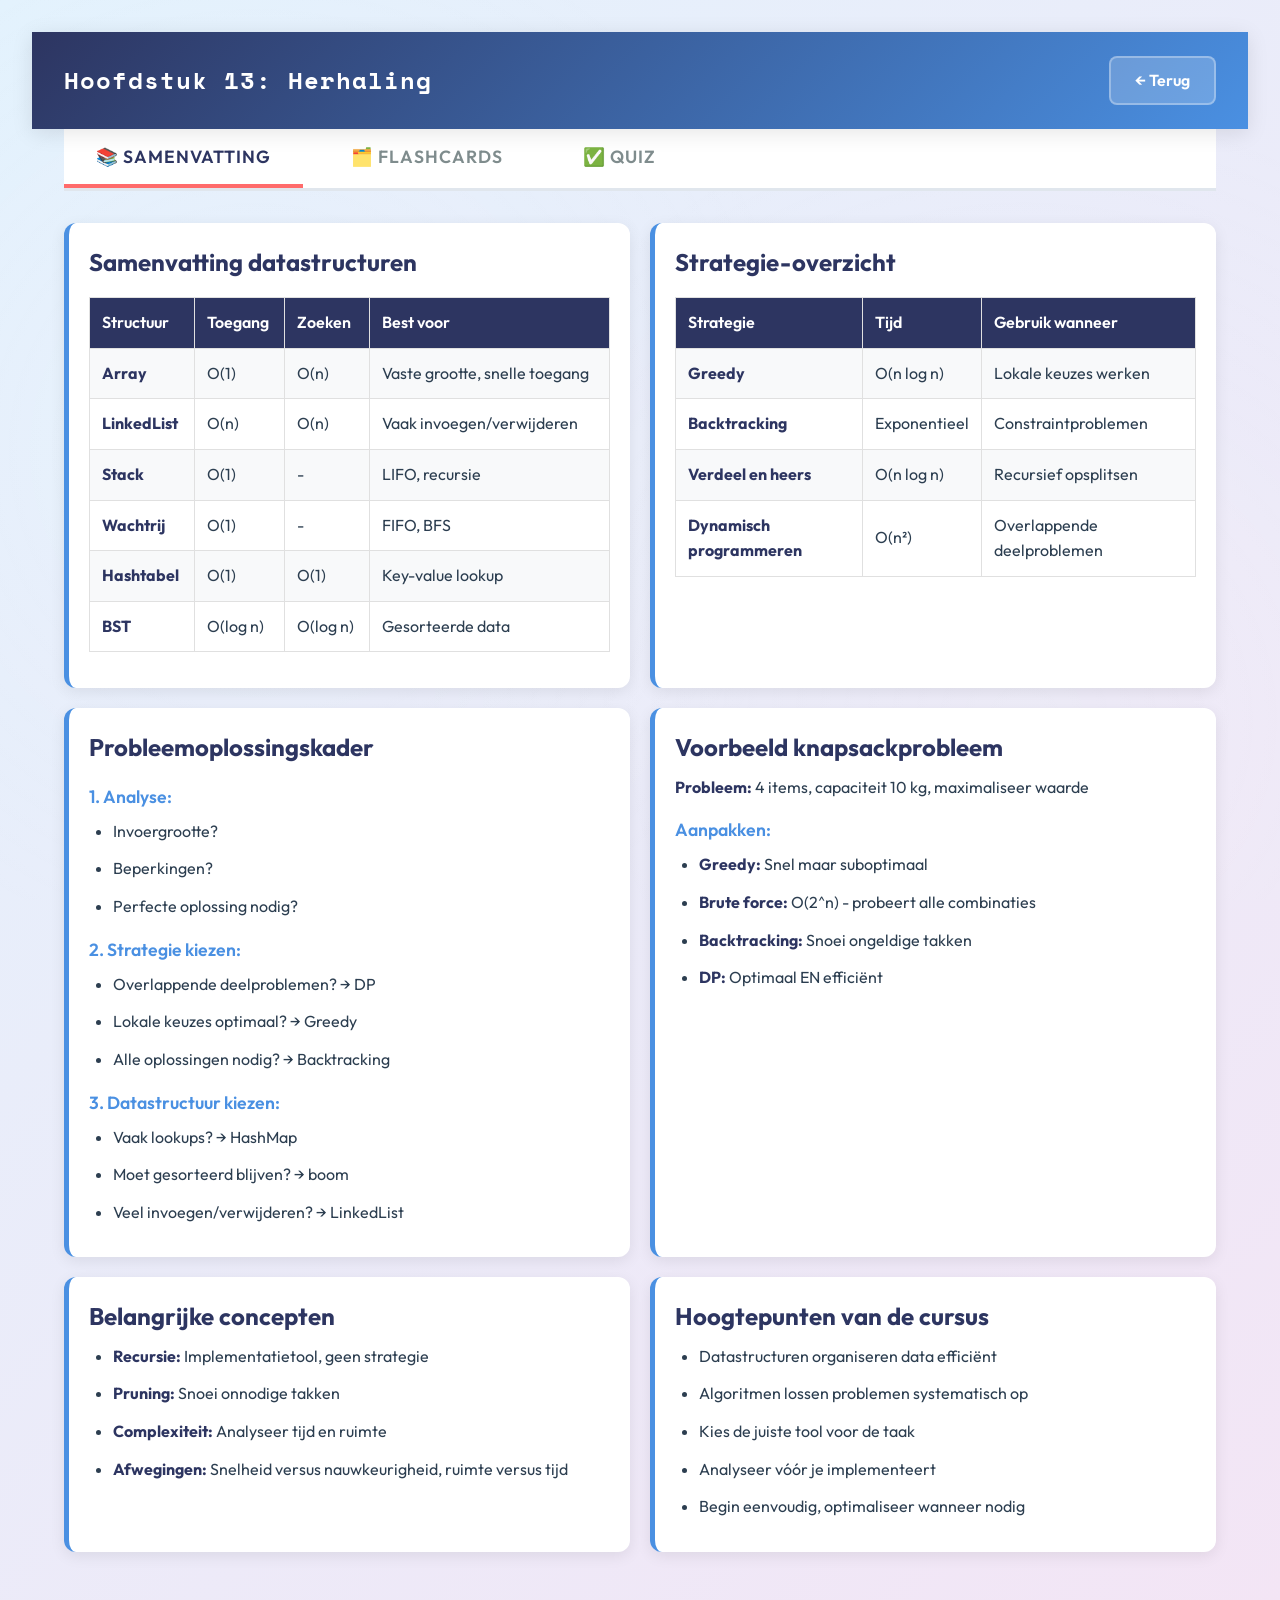
<file: chapter13.html>
<!DOCTYPE html>

<html lang="nl">
<head>
<meta charset="utf-8"/>
<meta content="width=device-width, initial-scale=1.0" name="viewport"/>
<title>Hoofdstuk 13: Herhaling - Programming Advanced</title>
<link href="https://fonts.googleapis.com/css2?family=Space+Mono:wght@400;700&amp;family=Outfit:wght@300;400;600;800&amp;display=swap" rel="stylesheet"/>

    <link rel="stylesheet" href="style.css">
</head>
<body>
<nav class="navbar">
<div class="navbar-content">
<div class="chapter-header">Hoofdstuk 13: Herhaling</div>
<button class="menu-toggle" type="button" aria-label="Menu openen" aria-expanded="false" aria-controls="mobile-menu"><span class="menu-icon">☰</span><span class="menu-label">Menu</span></button>
<a class="back-button" href="index.html">← Terug</a>
</div>
        <div id="mobile-menu" class="mobile-menu" aria-label="Hoofdstuknavigatie">
            <a href="index.html">🏠 Overzicht</a>
            <a href="chapter1.html">01 Introductie & zoeken</a>
            <a href="chapter2.html">02 Sorteeralgoritmen</a>
            <a href="chapter3.html">03 Datastructuren</a>
            <a href="chapter4.html">04 Recursie</a>
            <a href="chapter5.html">05 Verdeel en heers</a>
            <a href="chapter6.html">06 Backtracking</a>
            <a href="chapter7.html">07 Dynamisch programmeren</a>
            <a href="chapter8.html">08 Grafen</a>
            <a href="chapter9.html">09 Gewogen grafen</a>
            <a href="chapter10.html">10 Greedy-algoritmen</a>
            <a href="chapter11.html">11 Bomen</a>
            <a href="chapter12.html">12 Hashtabellen</a>
            <a href="chapter13.html" class="current">13 Cursusherhaling</a>
        </div>
    </nav>
    <div id="mobile-menu-backdrop" class="mobile-menu-backdrop"></div>
<div class="container">
<div class="section-tabs">
<button class="section-tab active" onclick="switchSection('summary')">📚 Samenvatting</button>
<button class="section-tab" onclick="switchSection('flashcards')">🗂️ Flashcards</button>
<button class="section-tab" onclick="switchSection('quiz')">✅ Quiz</button>
</div>
<div class="section-content active" id="summary">
<div class="summary-grid">
<div class="summary-card">
<h3> Samenvatting datastructuren</h3>
<table>
<tr><th>Structuur</th><th>Toegang</th><th>Zoeken</th><th>Best voor</th></tr>
<tr><td><strong>Array</strong></td><td>O(1)</td><td>O(n)</td><td>Vaste grootte, snelle toegang</td></tr>
<tr><td><strong>LinkedList</strong></td><td>O(n)</td><td>O(n)</td><td>Vaak invoegen/verwijderen</td></tr>
<tr><td><strong>Stack</strong></td><td>O(1)</td><td>-</td><td>LIFO, recursie</td></tr>
<tr><td><strong>Wachtrij</strong></td><td>O(1)</td><td>-</td><td>FIFO, BFS</td></tr>
<tr><td><strong>Hashtabel</strong></td><td>O(1)</td><td>O(1)</td><td>Key-value lookup</td></tr>
<tr><td><strong>BST</strong></td><td>O(log n)</td><td>O(log n)</td><td>Gesorteerde data</td></tr>
</table>
</div>
<div class="summary-card">
<h3> Strategie-overzicht</h3>
<table>
<tr><th>Strategie</th><th>Tijd</th><th>Gebruik wanneer</th></tr>
<tr><td><strong>Greedy</strong></td><td>O(n log n)</td><td>Lokale keuzes werken</td></tr>
<tr><td><strong>Backtracking</strong></td><td>Exponentieel</td><td>Constraintproblemen</td></tr>
<tr><td><strong>Verdeel en heers</strong></td><td>O(n log n)</td><td>Recursief opsplitsen</td></tr>
<tr><td><strong>Dynamisch programmeren</strong></td><td>O(n²)</td><td>Overlappende deelproblemen</td></tr>
</table>
</div>
<div class="summary-card">
<h3> Probleemoplossingskader</h3>
<h4>1. Analyse:</h4>
<ul><li>Invoergrootte?</li><li>Beperkingen?</li><li>Perfecte oplossing nodig?</li></ul>
<h4>2. Strategie kiezen:</h4>
<ul><li>Overlappende deelproblemen? → DP</li><li>Lokale keuzes optimaal? → Greedy</li><li>Alle oplossingen nodig? → Backtracking</li></ul>
<h4>3. Datastructuur kiezen:</h4>
<ul><li>Vaak lookups? → HashMap</li><li>Moet gesorteerd blijven? → boom</li><li>Veel invoegen/verwijderen? → LinkedList</li></ul>
</div>
<div class="summary-card">
<h3> Voorbeeld knapsackprobleem</h3>
<p><strong>Probleem:</strong> 4 items, capaciteit 10 kg, maximaliseer waarde</p>
<h4>Aanpakken:</h4>
<ul>
<li><strong>Greedy:</strong> Snel maar suboptimaal</li>
<li><strong>Brute force:</strong> O(2^n) - probeert alle combinaties</li>
<li><strong>Backtracking:</strong> Snoei ongeldige takken</li>
<li><strong>DP:</strong> Optimaal EN efficiënt</li>
</ul>
</div>
<div class="summary-card">
<h3> Belangrijke concepten</h3>
<ul>
<li><strong>Recursie:</strong> Implementatietool, geen strategie</li>
<li><strong>Pruning:</strong> Snoei onnodige takken</li>
<li><strong>Complexiteit:</strong> Analyseer tijd en ruimte</li>
<li><strong>Afwegingen:</strong> Snelheid versus nauwkeurigheid, ruimte versus tijd</li>
</ul>
</div>
<div class="summary-card">
<h3> Hoogtepunten van de cursus</h3>
<ul>
<li>Datastructuren organiseren data efficiënt</li>
<li>Algoritmen lossen problemen systematisch op</li>
<li>Kies de juiste tool voor de taak</li>
<li>Analyseer vóór je implementeert</li>
<li>Begin eenvoudig, optimaliseer wanneer nodig</li>
</ul>
</div>
</div>
</div>
<div class="section-content" id="flashcards">
<div class="quiz-container">
<div class="quiz-section">
<h3>📇 Flashcards</h3>
<div class="flashcard" onclick="toggle(this)"><div class="flashcard-question">Beste datastructuur voor lookups?<span>▼</span></div><div class="flashcard-answer">Hashtabel - O(1)</div></div>
<div class="flashcard" onclick="toggle(this)"><div class="flashcard-question">Beste voor gesorteerde data?<span>▼</span></div><div class="flashcard-answer">Binaire zoekboom</div></div>
<div class="flashcard" onclick="toggle(this)"><div class="flashcard-question">LIFO-datastructuur?<span>▼</span></div><div class="flashcard-answer">Stack</div></div>
<div class="flashcard" onclick="toggle(this)"><div class="flashcard-question">FIFO-datastructuur?<span>▼</span></div><div class="flashcard-answer">Wachtrij</div></div>
<div class="flashcard" onclick="toggle(this)"><div class="flashcard-question">Wanneer gebruik je DP?<span>▼</span></div><div class="flashcard-answer">Overlappende deelproblemen + optimale substructuur</div></div>
<div class="flashcard" onclick="toggle(this)"><div class="flashcard-question">Wanneer gebruik je greedy?<span>▼</span></div><div class="flashcard-answer">Lokale optimale keuzes leiden tot globaal optimum</div></div>
<div class="flashcard" onclick="toggle(this)"><div class="flashcard-question">Wanneer gebruik je backtracking?<span>▼</span></div><div class="flashcard-answer">Constraintproblemen, alle oplossingen nodig</div></div>
<div class="flashcard" onclick="toggle(this)"><div class="flashcard-question">Recursie is?<span>▼</span></div><div class="flashcard-answer">Implementatietool, geen strategie</div></div>
<div class="flashcard" onclick="toggle(this)"><div class="flashcard-question">Toegangstijd van array?<span>▼</span></div><div class="flashcard-answer">O(1) - constante tijd</div></div>
<div class="flashcard" onclick="toggle(this)"><div class="flashcard-question">Tijd van binair zoeken?<span>▼</span></div><div class="flashcard-answer">O(log n)</div></div>
</div>
</div>
</div>
<div class="section-content" id="quiz">
<div class="quiz-container">
<div class="quiz-section">
<h3>✅ Quiz</h3>
<form id="mcq-form">
<div class="quiz-question">
<div class="question-number">V1</div>
<div class="question-text">Complexiteit van hashtabel?</div>
<div class="options">
<label class="option-label"><input name="q1" required="" type="radio" value="0"/><span>O(n)</span></label>
<label class="option-label"><input name="q1" required="" type="radio" value="1"/><span>O(1)</span></label>
<label class="option-label"><input name="q1" required="" type="radio" value="2"/><span>O(log n)</span></label>
</div>
</div>
<div class="quiz-question">
<div class="question-number">V2</div>
<div class="question-text">Beste structuur voor vaak invoegen/verwijderen?</div>
<div class="options">
<label class="option-label"><input name="q2" required="" type="radio" value="0"/><span>Array</span></label>
<label class="option-label"><input name="q2" required="" type="radio" value="1"/><span>LinkedList</span></label>
<label class="option-label"><input name="q2" required="" type="radio" value="2"/><span>Stack</span></label>
</div>
</div>
<div class="quiz-question">
<div class="question-number">V3</div>
<div class="question-text">LIFO-structuur?</div>
<div class="options">
<label class="option-label"><input name="q3" required="" type="radio" value="0"/><span>Wachtrij</span></label>
<label class="option-label"><input name="q3" required="" type="radio" value="1"/><span>Stack</span></label>
<label class="option-label"><input name="q3" required="" type="radio" value="2"/><span>Boom</span></label>
</div>
</div>
<div class="quiz-question">
<div class="question-number">V4</div>
<div class="question-text">FIFO-structuur?</div>
<div class="options">
<label class="option-label"><input name="q4" required="" type="radio" value="0"/><span>Stack</span></label>
<label class="option-label"><input name="q4" required="" type="radio" value="1"/><span>Wachtrij</span></label>
<label class="option-label"><input name="q4" required="" type="radio" value="2"/><span>Array</span></label>
</div>
</div>
<div class="quiz-question">
<div class="question-number">V5</div>
<div class="question-text">Complexiteit van zoeken in BST?</div>
<div class="options">
<label class="option-label"><input name="q5" required="" type="radio" value="0"/><span>O(1)</span></label>
<label class="option-label"><input name="q5" required="" type="radio" value="1"/><span>O(n)</span></label>
<label class="option-label"><input name="q5" required="" type="radio" value="2"/><span>O(log n)</span></label>
</div>
</div>
<div class="quiz-question">
<div class="question-number">V6</div>
<div class="question-text">Wanneer gebruik je dynamisch programmeren?</div>
<div class="options">
<label class="option-label"><input name="q6" required="" type="radio" value="0"/><span>Willekeurige problemen</span></label>
<label class="option-label"><input name="q6" required="" type="radio" value="1"/><span>Overlappende deelproblemen</span></label>
<label class="option-label"><input name="q6" required="" type="radio" value="2"/><span>Gesorteerde data</span></label>
</div>
</div>
<div class="quiz-question">
<div class="question-number">V7</div>
<div class="question-text">Wanneer gebruik je greedy?</div>
<div class="options">
<label class="option-label"><input name="q7" required="" type="radio" value="0"/><span>Altijd</span></label>
<label class="option-label"><input name="q7" required="" type="radio" value="1"/><span>Lokale keuzes leiden tot globaal optimum</span></label>
<label class="option-label"><input name="q7" required="" type="radio" value="2"/><span>Nooit</span></label>
</div>
</div>
<div class="quiz-question">
<div class="question-number">V8</div>
<div class="question-text">Backtracking gebruikt?</div>
<div class="options">
<label class="option-label"><input name="q8" required="" type="radio" value="0"/><span>Iteratie</span></label>
<label class="option-label"><input name="q8" required="" type="radio" value="1"/><span>Recursie</span></label>
<label class="option-label"><input name="q8" required="" type="radio" value="2"/><span>Sorteren</span></label>
</div>
</div>
<div class="quiz-question">
<div class="question-number">V9</div>
<div class="question-text">Toegangstijd van array?</div>
<div class="options">
<label class="option-label"><input name="q9" required="" type="radio" value="0"/><span>O(1)</span></label>
<label class="option-label"><input name="q9" required="" type="radio" value="1"/><span>O(n)</span></label>
<label class="option-label"><input name="q9" required="" type="radio" value="2"/><span>O(log n)</span></label>
</div>
</div>
<div class="quiz-question">
<div class="question-number">V10</div>
<div class="question-text">Wat is GEEN strategie?</div>
<div class="options">
<label class="option-label"><input name="q10" required="" type="radio" value="0"/><span>Greedy</span></label>
<label class="option-label"><input name="q10" required="" type="radio" value="1"/><span>Backtracking</span></label>
<label class="option-label"><input name="q10" required="" type="radio" value="2"/><span>Recursie</span></label>
</div>
</div>
<div class="quiz-question">
<div class="question-number">V11</div>
<div class="question-text">Knapsack: wat geeft greedy?</div>
<div class="options">
<label class="option-label"><input name="q11" required="" type="radio" value="0"/><span>Optimale oplossing</span></label>
<label class="option-label"><input name="q11" required="" type="radio" value="1"/><span>Snel maar suboptimaal</span></label>
<label class="option-label"><input name="q11" required="" type="radio" value="2"/><span>Traagste oplossing</span></label>
</div>
</div>
<div class="quiz-question">
<div class="question-number">V12</div>
<div class="question-text">Complexiteit van verdeel en heers?</div>
<div class="options">
<label class="option-label"><input name="q12" required="" type="radio" value="0"/><span>O(n)</span></label>
<label class="option-label"><input name="q12" required="" type="radio" value="1"/><span>O(n log n)</span></label>
<label class="option-label"><input name="q12" required="" type="radio" value="2"/><span>O(2^n)</span></label>
</div>
</div>
<div class="quiz-question">
<div class="question-number">V13</div>
<div class="question-text">Beste voor key-value pairs?</div>
<div class="options">
<label class="option-label"><input name="q13" required="" type="radio" value="0"/><span>Array</span></label>
<label class="option-label"><input name="q13" required="" type="radio" value="1"/><span>Hashtabel</span></label>
<label class="option-label"><input name="q13" required="" type="radio" value="2"/><span>Stack</span></label>
</div>
</div>
<div class="quiz-question">
<div class="question-number">V14</div>
<div class="question-text">In-order traversal geeft?</div>
<div class="options">
<label class="option-label"><input name="q14" required="" type="radio" value="0"/><span>Willekeurige volgorde</span></label>
<label class="option-label"><input name="q14" required="" type="radio" value="1"/><span>Gesorteerde data</span></label>
<label class="option-label"><input name="q14" required="" type="radio" value="2"/><span>Omgekeerde volgorde</span></label>
</div>
</div>
<div class="quiz-question">
<div class="question-number">V15</div>
<div class="question-text">Load factor &gt; 0,7 betekent?</div>
<div class="options">
<label class="option-label"><input name="q15" required="" type="radio" value="0"/><span>Items verwijderen</span></label>
<label class="option-label"><input name="q15" required="" type="radio" value="1"/><span>Hashtabel resizen</span></label>
<label class="option-label"><input name="q15" required="" type="radio" value="2"/><span>Niets doen</span></label>
</div>
</div>
<div class="quiz-question">
<div class="question-number">V16</div>
<div class="question-text">Pruning is?</div>
<div class="options">
<label class="option-label"><input name="q16" required="" type="radio" value="0"/><span>Takken toevoegen</span></label>
<label class="option-label"><input name="q16" required="" type="radio" value="1"/><span>Onnodige takken wegknippen</span></label>
<label class="option-label"><input name="q16" required="" type="radio" value="2"/><span>Sorteren</span></label>
</div>
</div>
<div class="quiz-question">
<div class="question-number">V17</div>
<div class="question-text">Binair zoeken vereist?</div>
<div class="options">
<label class="option-label"><input name="q17" required="" type="radio" value="0"/><span>Elke array</span></label>
<label class="option-label"><input name="q17" required="" type="radio" value="1"/><span>Gesorteerde array</span></label>
<label class="option-label"><input name="q17" required="" type="radio" value="2"/><span>Hashtabel</span></label>
</div>
</div>
<div class="quiz-question">
<div class="question-number">V18</div>
<div class="question-text">Complexiteit van naïeve Fibonacci?</div>
<div class="options">
<label class="option-label"><input name="q18" required="" type="radio" value="0"/><span>O(n)</span></label>
<label class="option-label"><input name="q18" required="" type="radio" value="1"/><span>O(2^n)</span></label>
<label class="option-label"><input name="q18" required="" type="radio" value="2"/><span>O(log n)</span></label>
</div>
</div>
<div class="quiz-question">
<div class="question-number">V19</div>
<div class="question-text">Complexiteit van DP-Fibonacci?</div>
<div class="options">
<label class="option-label"><input name="q19" required="" type="radio" value="0"/><span>O(2^n)</span></label>
<label class="option-label"><input name="q19" required="" type="radio" value="1"/><span>O(n)</span></label>
<label class="option-label"><input name="q19" required="" type="radio" value="2"/><span>O(1)</span></label>
</div>
</div>
<div class="quiz-question">
<div class="question-number">V20</div>
<div class="question-text">Belangrijkste DP-vereisten?</div>
<div class="options">
<label class="option-label"><input name="q20" required="" type="radio" value="0"/><span>Recursieve structuur en memoization-mogelijkheid</span></label>
<label class="option-label"><input name="q20" required="" type="radio" value="1"/><span>Overlappende deelproblemen en optimale substructuur</span></label>
<label class="option-label"><input name="q20" required="" type="radio" value="2"/><span>Verdeel en heers met onafhankelijke deelproblemen</span></label>
</div>
</div>
<button class="submit-quiz" type="submit">Eindquiz indienen</button>
</form>
<div id="mcq-result"></div>
</div>
</div>
</div>
</div>
<script>
        // Quiz Configuration
        const QUIZ_CONFIG = {
            'chapter13-mcq': {
                answers: [1, 1, 1, 1, 2, 1, 1, 1, 0, 2, 1, 1, 1, 1, 1, 1, 1, 1, 1, 1],
                total: 20
            }
        };

        // Storage functions
        function saveQuizData(quizId, data) {
            localStorage.setItem(quizId, JSON.stringify(data));
        }

        function loadQuizData(quizId) {
            const data = localStorage.getItem(quizId);
            return data ? JSON.parse(data) : null;
        }

        // Switch between sections
        function switchSection(sectionName) {
            const tabs = document.querySelectorAll('.section-tab');
            const contents = document.querySelectorAll('.section-content');
            
            tabs.forEach(tab => tab.classList.remove('active'));
            contents.forEach(content => content.classList.remove('active'));
            
            event.target.classList.add('active');
            document.getElementById(sectionName).classList.add('active');
        }

        // Flashcard toggle
        function toggleFlashcard(card) {
            const answer = card.querySelector('.flashcard-answer');
            answer.classList.toggle('show');
        }

        // Restore saved answers for a quiz
        function restoreAnswers(formId, quizId) {
            const savedData = loadQuizData(quizId);
            if (!savedData || !savedData.userAnswers) return;

            const form = document.getElementById(formId);
            Object.entries(savedData.userAnswers).forEach(([questionName, value]) => {
                const input = form.querySelector(`input[name="${questionName}"][value="${value}"]`);
                if (input) {
                    input.checked = true;
                }
            });

            if (savedData.submitted) {
                showAnswerFeedback(formId, quizId, savedData.userAnswers);
            }
        }

        // Show feedback for each answer
        function showAnswerFeedback(formId, quizId, userAnswers) {
            const form = document.getElementById(formId);
            const config = QUIZ_CONFIG[quizId];
            const questionPrefix = quizId.includes('mcq') ? 'q' : quizId.includes('tf') ? 'tf' : 'code';
            
            for (let i = 0; i < config.total; i++) {
                const questionName = `${questionPrefix}${i + 1}`;
                const userAnswer = parseInt(userAnswers[questionName]);
                const juistAnswer = config.answers[i];
                
                form.querySelectorAll(`input[name="${questionName}"]`).forEach(input => {
                    const label = input.closest('.option-label');
                    const value = parseInt(input.value);
                    
                    label.classList.remove('correct', 'incorrect');
                    
                    if (value === juistAnswer) {
                        label.classList.add('correct');
                    } else if (value === userAnswer && value !== juistAnswer) {
                        label.classList.add('incorrect');
                    }
                    
                    input.disabled = true;
                });
            }
            
            // Update submit button to show reset option
            const submitBtn = form.querySelector('.submit-quiz');
            if (submitBtn) {
                submitBtn.disabled = true;
                submitBtn.style.display = 'none';
            }
            
            // Show or create reset button
            let resetBtn = form.querySelector('.reset-quiz');
            if (!resetBtn) {
                resetBtn = document.createElement('button');
                resetBtn.type = 'button';
                resetBtn.className = 'reset-quiz';
                resetBtn.textContent = '🔄 Quiz opnieuw starten';
                resetBtn.onclick = function() { resetQuiz(formId, quizId); };
                submitBtn.parentNode.insertBefore(resetBtn, submitBtn.nextSibling);
            }
            resetBtn.style.display = 'block';
        }

        // Reset quiz function
        function resetQuiz(formId, quizId) {
            const form = document.getElementById(formId);
            
            // Clear saved data
            localStorage.removeItem(quizId);
            
            // Reset form
            form.reset();
            
            // Remove all feedback styling
            form.querySelectorAll('.option-label').forEach(label => {
                label.classList.remove('correct', 'incorrect');
            });
            
            // Re-enable all inputs
            form.querySelectorAll('input').forEach(input => {
                input.disabled = false;
            });
            
            // Hide reset button, show submit button
            const resetBtn = form.querySelector('.reset-quiz');
            const submitBtn = form.querySelector('.submit-quiz');
            if (resetBtn) resetBtn.style.display = 'none';
            if (submitBtn) {
                submitBtn.disabled = false;
                submitBtn.style.display = 'block';
            }
            
            // Clear result display
            const resultId = formId.replace('-form', '-result');
            const resultDiv = document.getElementById(resultId);
            if (resultDiv) {
                resultDiv.className = '';
                resultDiv.textContent = '';
            }
            
            // Scroll to top of quiz
            form.scrollIntoView({ behavior: 'smooth', block: 'start' });
        }

        // Handle quiz submission
        function handleQuizSubmit(e, formId, quizId) {
            e.preventDefault();
            const form = document.getElementById(formId);
            const config = QUIZ_CONFIG[quizId];
            const formData = new FormData(form);
            const questionPrefix = quizId.includes('mcq') ? 'q' : quizId.includes('tf') ? 'tf' : 'code';
            
            let juist = 0;
            const userAnswers = {};
            
            for (let i = 0; i < config.total; i++) {
                const questionName = `${questionPrefix}${i + 1}`;
                const selected = parseInt(formData.get(questionName));
                userAnswers[questionName] = selected;
                
                if (selected === config.answers[i]) {
                    juist++;
                }
            }
            
            // Save results
            saveQuizData(quizId, {
                userAnswers: userAnswers,
                score: juist,
                total: config.total,
                submitted: true,
                timestamp: new Date().toISOString()
            });
            
            // Show feedback
            showAnswerFeedback(formId, quizId, userAnswers);
            
            // Show result
            const resultId = formId.replace('-form', '-result');
            showResult(resultId, juist, config.total);
        }

        // Show quiz result
        function showResult(elementId, juist, total) {
            const percentage = (juist / total) * 100;
            const resultDiv = document.getElementById(elementId);
            
            let resultClass, message;
            if (percentage >= 80) {
                resultClass = 'excellent';
                message = `🎉 Uitstekend! ${juist}/${total} juist (${percentage.toFixed(0)}%)`;
            } else if (percentage >= 60) {
                resultClass = 'good';
                message = `👍 Goed gedaan! ${juist}/${total} juist (${percentage.toFixed(0)}%). Herhaal de concepten die je gemist hebt.`;
            } else {
                resultClass = 'needs-work';
                message = `📚 ${juist}/${total} juist (${percentage.toFixed(0)}%). Bestudeer de samenvatting en probeer opnieuw!`;
            }
            
            resultDiv.className = `quiz-result ${resultClass}`;
            resultDiv.textContent = message;
            resultDiv.scrollIntoView({ behavior: 'smooth', block: 'nearest' });
        }

        // Initialize quizzes
        document.addEventListener('DOMContentLoaded', function() {
            // Multiple Choice Quiz
            const mcqForm = document.getElementById('mcq-form');
            if (mcqForm) {
                mcqForm.addEventListener('submit', (e) => handleQuizSubmit(e, 'mcq-form', 'chapter13-mcq'));
                restoreAnswers('mcq-form', 'chapter13-mcq');
            }
        });
    </script>


<script>
        // Verbeterd mobiel menu
        (function () {
            const toggle = document.querySelector('.menu-toggle');
            const menu = document.getElementById('mobile-menu');
            const backdrop = document.getElementById('mobile-menu-backdrop');
            if (!toggle || !menu) return;

            const icon = toggle.querySelector('.menu-icon') || toggle;

            function openMenu() {
                menu.classList.add('open');
                document.body.classList.add('menu-open');
                toggle.setAttribute('aria-expanded', 'true');
                if (icon) icon.textContent = '×';
            }

            function closeMenu() {
                menu.classList.remove('open');
                document.body.classList.remove('menu-open');
                toggle.setAttribute('aria-expanded', 'false');
                if (icon) icon.textContent = '☰';
            }

            toggle.addEventListener('click', function () {
                menu.classList.contains('open') ? closeMenu() : openMenu();
            });

            if (backdrop) backdrop.addEventListener('click', closeMenu);
            menu.querySelectorAll('a').forEach(link => link.addEventListener('click', closeMenu));
            document.addEventListener('keydown', event => { if (event.key === 'Escape') closeMenu(); });
            window.addEventListener('resize', () => { if (window.innerWidth > 900) closeMenu(); });
        })();
</script>


</body>
</html>
</file>
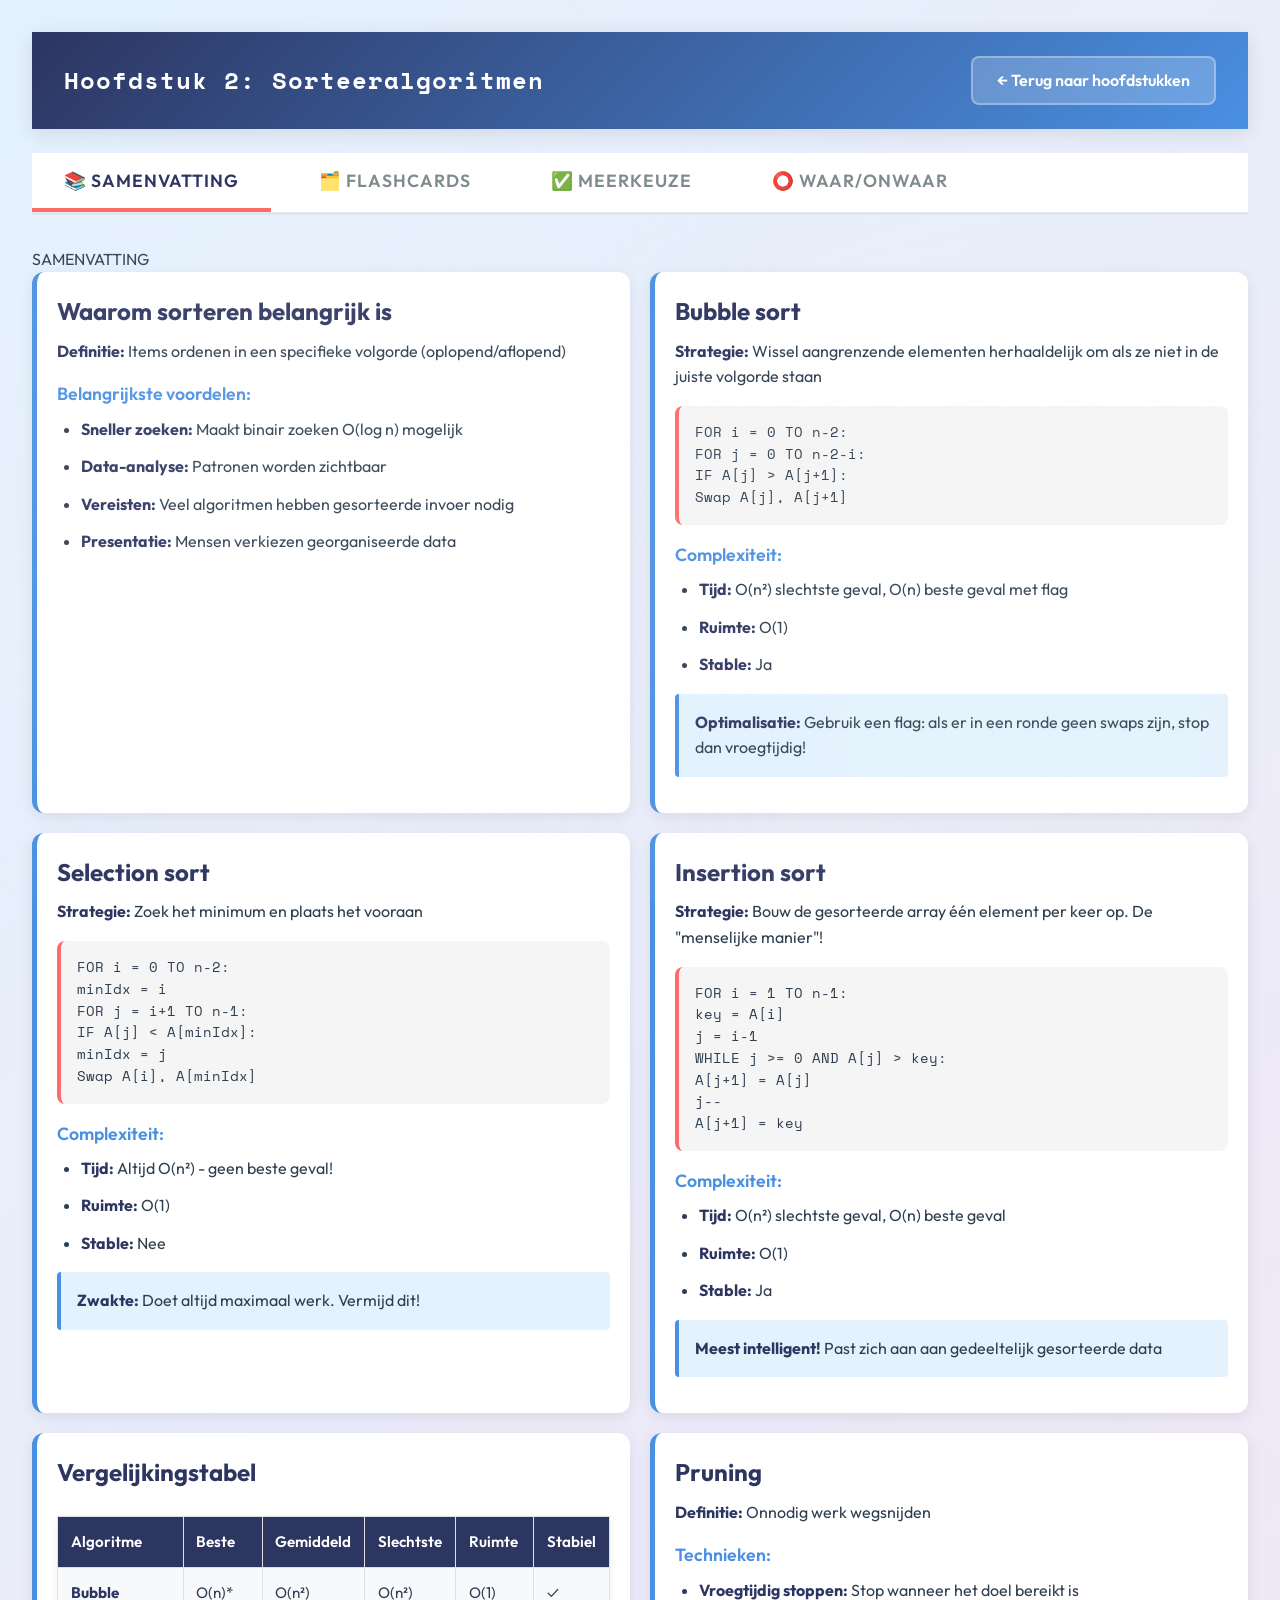
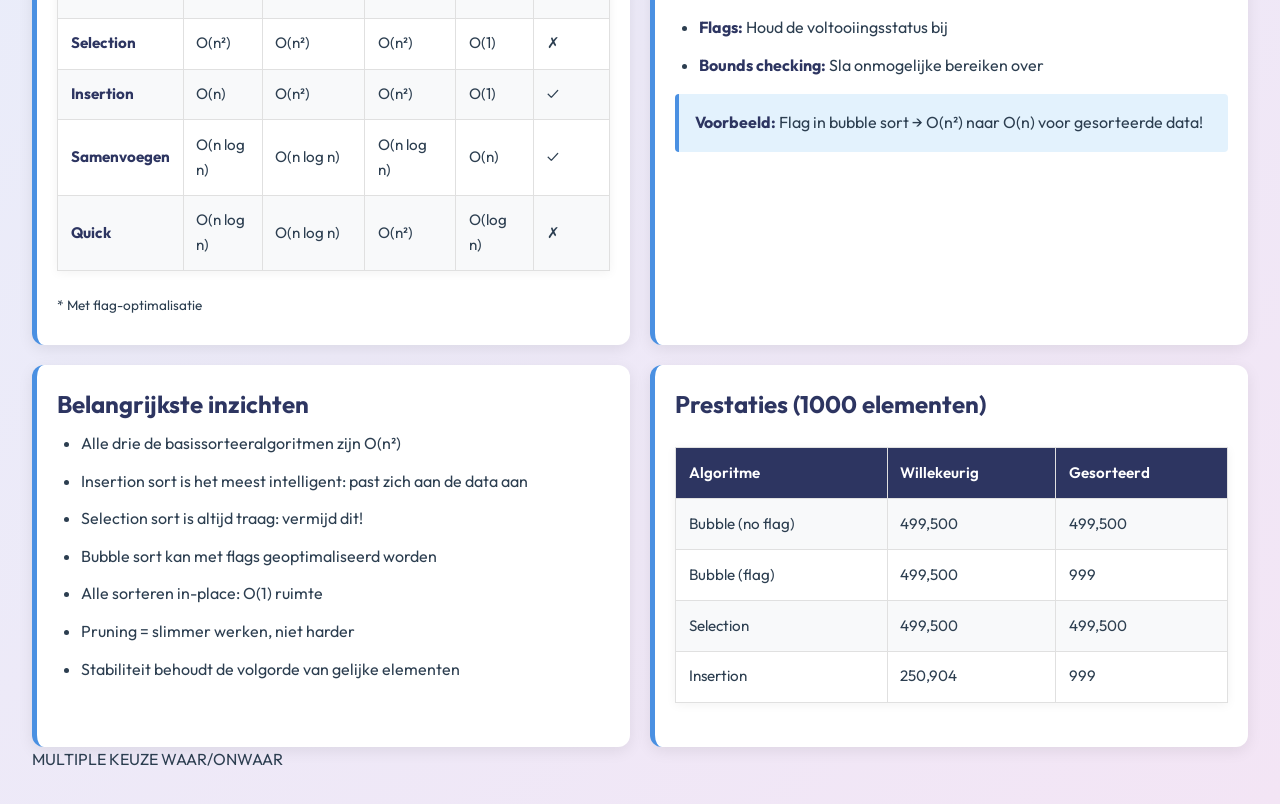
<file: chapter2.html>
<!DOCTYPE html>

<html lang="nl">
<head>
<meta charset="utf-8"/>
<meta content="width=device-width, initial-scale=1.0" name="viewport"/>
<title>Hoofdstuk 2: Sorteeralgoritmen - Programming Advanced</title>
<link href="https://fonts.googleapis.com/css2?family=Space+Mono:wght@400;700&amp;family=Outfit:wght@300;400;600;800&amp;display=swap" rel="stylesheet"/>

    <link rel="stylesheet" href="style.css">
</head>
<body>
<nav class="navbar">
<div class="navbar-content">
<div class="chapter-header">Hoofdstuk 2: Sorteeralgoritmen</div>
<button class="menu-toggle" type="button" aria-label="Menu openen" aria-expanded="false" aria-controls="mobile-menu"><span class="menu-icon">☰</span><span class="menu-label">Menu</span></button>
<a class="back-button" href="index.html">← Terug naar hoofdstukken</a>
</div>
        <div id="mobile-menu" class="mobile-menu" aria-label="Hoofdstuknavigatie">
            <a href="index.html">🏠 Overzicht</a>
            <a href="chapter1.html">01 Introductie & zoeken</a>
            <a href="chapter2.html" class="current">02 Sorteeralgoritmen</a>
            <a href="chapter3.html">03 Datastructuren</a>
            <a href="chapter4.html">04 Recursie</a>
            <a href="chapter5.html">05 Verdeel en heers</a>
            <a href="chapter6.html">06 Backtracking</a>
            <a href="chapter7.html">07 Dynamisch programmeren</a>
            <a href="chapter8.html">08 Grafen</a>
            <a href="chapter9.html">09 Gewogen grafen</a>
            <a href="chapter10.html">10 Greedy-algoritmen</a>
            <a href="chapter11.html">11 Bomen</a>
            <a href="chapter12.html">12 Hashtabellen</a>
            <a href="chapter13.html">13 Cursusherhaling</a>
        </div>
    </nav>
    <div id="mobile-menu-backdrop" class="mobile-menu-backdrop"></div>
<div class="container">
</div>
<div class="section-tabs">
<button class="section-tab active" onclick="switchSection('summary')">📚 Samenvatting</button>
<button class="section-tab" onclick="switchSection('flashcards')">🗂️ Flashcards</button>
<button class="section-tab" onclick="switchSection('quiz')">✅ Meerkeuze</button>
<button class="section-tab" onclick="switchSection('tf')">⭕ Waar/Onwaar</button>
</div>
 SAMENVATTING 
<div class="section-content active" id="summary">
<div class="summary-grid">
<div class="summary-card">
<h3> Waarom sorteren belangrijk is</h3>
<p><strong>Definitie:</strong> Items ordenen in een specifieke volgorde (oplopend/aflopend)</p>
<h4>Belangrijkste voordelen:</h4>
<ul>
<li><strong>Sneller zoeken:</strong> Maakt binair zoeken O(log n) mogelijk</li>
<li><strong>Data-analyse:</strong> Patronen worden zichtbaar</li>
<li><strong>Vereisten:</strong> Veel algoritmen hebben gesorteerde invoer nodig</li>
<li><strong>Presentatie:</strong> Mensen verkiezen georganiseerde data</li>
</ul>
</div>
<div class="summary-card">
<h3> Bubble sort</h3>
<p><strong>Strategie:</strong> Wissel aangrenzende elementen herhaaldelijk om als ze niet in de juiste volgorde staan</p>
<div class="code-block">FOR i = 0 TO n-2:
  FOR j = 0 TO n-2-i:
    IF A[j] &gt; A[j+1]:
      Swap A[j], A[j+1]</div>
<h4>Complexiteit:</h4>
<ul>
<li><strong>Tijd:</strong> O(n²) slechtste geval, O(n) beste geval met flag</li>
<li><strong>Ruimte:</strong> O(1)</li>
<li><strong>Stable:</strong> Ja</li>
</ul>
<div class="highlight-box"><strong>Optimalisatie:</strong> Gebruik een flag: als er in een ronde geen swaps zijn, stop dan vroegtijdig!</div>
</div>
<div class="summary-card">
<h3> Selection sort</h3>
<p><strong>Strategie:</strong> Zoek het minimum en plaats het vooraan</p>
<div class="code-block">FOR i = 0 TO n-2:
  minIdx = i
  FOR j = i+1 TO n-1:
    IF A[j] &lt; A[minIdx]:
      minIdx = j
  Swap A[i], A[minIdx]</div>
<h4>Complexiteit:</h4>
<ul>
<li><strong>Tijd:</strong> Altijd O(n²) - geen beste geval!</li>
<li><strong>Ruimte:</strong> O(1)</li>
<li><strong>Stable:</strong> Nee</li>
</ul>
<div class="highlight-box"><strong>Zwakte:</strong> Doet altijd maximaal werk. Vermijd dit!</div>
</div>
<div class="summary-card">
<h3> Insertion sort</h3>
<p><strong>Strategie:</strong> Bouw de gesorteerde array één element per keer op. De "menselijke manier"!</p>
<div class="code-block">FOR i = 1 TO n-1:
  key = A[i]
  j = i-1
  WHILE j &gt;= 0 AND A[j] &gt; key:
    A[j+1] = A[j]
    j--
  A[j+1] = key</div>
<h4>Complexiteit:</h4>
<ul>
<li><strong>Tijd:</strong> O(n²) slechtste geval, O(n) beste geval</li>
<li><strong>Ruimte:</strong> O(1)</li>
<li><strong>Stable:</strong> Ja</li>
</ul>
<div class="highlight-box"><strong>Meest intelligent!</strong> Past zich aan aan gedeeltelijk gesorteerde data</div>
</div>
<div class="summary-card">
<h3> Vergelijkingstabel</h3>
<table class="comparison-table">
<tr><th>Algoritme</th><th>Beste</th><th>Gemiddeld</th><th>Slechtste</th><th>Ruimte</th><th>Stabiel</th></tr>
<tr><td><strong>Bubble</strong></td><td>O(n)*</td><td>O(n²)</td><td>O(n²)</td><td>O(1)</td><td>✓</td></tr>
<tr><td><strong>Selection</strong></td><td>O(n²)</td><td>O(n²)</td><td>O(n²)</td><td>O(1)</td><td>✗</td></tr>
<tr><td><strong>Insertion</strong></td><td>O(n)</td><td>O(n²)</td><td>O(n²)</td><td>O(1)</td><td>✓</td></tr>
<tr><td><strong>Samenvoegen</strong></td><td>O(n log n)</td><td>O(n log n)</td><td>O(n log n)</td><td>O(n)</td><td>✓</td></tr>
<tr><td><strong>Quick</strong></td><td>O(n log n)</td><td>O(n log n)</td><td>O(n²)</td><td>O(log n)</td><td>✗</td></tr>
</table>
<p style="font-size: 0.85rem;">* Met flag-optimalisatie</p>
</div>
<div class="summary-card">
<h3> Pruning</h3>
<p><strong>Definitie:</strong> Onnodig werk wegsnijden</p>
<h4>Technieken:</h4>
<ul>
<li><strong>Vroegtijdig stoppen:</strong> Stop wanneer het doel bereikt is</li>
<li><strong>Flags:</strong> Houd de voltooiingsstatus bij</li>
<li><strong>Bounds checking:</strong> Sla onmogelijke bereiken over</li>
</ul>
<div class="highlight-box"><strong>Voorbeeld:</strong> Flag in bubble sort → O(n²) naar O(n) voor gesorteerde data!</div>
</div>
<div class="summary-card">
<h3> Belangrijkste inzichten</h3>
<ul>
<li>Alle drie de basissorteeralgoritmen zijn O(n²)</li>
<li>Insertion sort is het meest intelligent: past zich aan de data aan</li>
<li>Selection sort is altijd traag: vermijd dit!</li>
<li>Bubble sort kan met flags geoptimaliseerd worden</li>
<li>Alle sorteren in-place: O(1) ruimte</li>
<li>Pruning = slimmer werken, niet harder</li>
<li>Stabiliteit behoudt de volgorde van gelijke elementen</li>
</ul>
</div>
<div class="summary-card">
<h3> Prestaties (1000 elementen)</h3>
<table class="comparison-table">
<tr><th>Algoritme</th><th>Willekeurig</th><th>Gesorteerd</th></tr>
<tr><td>Bubble (no flag)</td><td>499,500</td><td>499,500</td></tr>
<tr><td>Bubble (flag)</td><td>499,500</td><td>999</td></tr>
<tr><td>Selection</td><td>499,500</td><td>499,500</td></tr>
<tr><td>Insertion</td><td>250,904</td><td>999</td></tr>
</table>
</div>
</div>
</div>
<!-- FLASHCARDS -->
<div class="section-content" id="flashcards">
<div class="quiz-container">
<div class="quiz-section">
<h3>📇 Flashcards - Klik om te tonen</h3>
<div class="flashcard" onclick="toggleFlashcard(this)"><div class="flashcard-question">Wat is de tijdcomplexiteit van bubble sort?<span>▼</span></div><div class="flashcard-answer">O(n²) slechtste/gemiddelde geval, O(n) beste geval met flag-optimalisatie</div></div>
<div class="flashcard" onclick="toggleFlashcard(this)"><div class="flashcard-question">Hoe werkt bubble sort?<span>▼</span></div><div class="flashcard-answer">Wisselt aangrenzende elementen herhaaldelijk om als ze niet juist staan, waardoor het grootste element naar het einde "bubbelt"</div></div>
<div class="flashcard" onclick="toggleFlashcard(this)"><div class="flashcard-question">Wat is de complexiteit van selection sort?<span>▼</span></div><div class="flashcard-answer">Altijd O(n²) - geen beste geval! Doet altijd maximaal werk</div></div>
<div class="flashcard" onclick="toggleFlashcard(this)"><div class="flashcard-question">Hoe werkt selection sort?<span>▼</span></div><div class="flashcard-answer">Zoekt het kleinste element, plaatst het vooraan en herhaalt dit voor de rest van de array</div></div>
<div class="flashcard" onclick="toggleFlashcard(this)"><div class="flashcard-question">Wat is het beste geval van insertion sort?<span>▼</span></div><div class="flashcard-answer">O(n) voor gesorteerde of bijna gesorteerde data</div></div>
<div class="flashcard" onclick="toggleFlashcard(this)"><div class="flashcard-question">Hoe werkt insertion sort?<span>▼</span></div><div class="flashcard-answer">Bouwt de gesorteerde array één element per keer op door elk element op de juiste plaats in te voegen - de "menselijke manier"!</div></div>
<div class="flashcard" onclick="toggleFlashcard(this)"><div class="flashcard-question">Wat is pruning?<span>▼</span></div><div class="flashcard-answer">Onnodig werk wegsnijden om algoritmen slimmer en efficiënter te maken</div></div>
<div class="flashcard" onclick="toggleFlashcard(this)"><div class="flashcard-question">Wat is een flag?<span>▼</span></div><div class="flashcard-answer">Booleaanse variabele die gebruikt wordt om toestand/status bij te houden en lussen te stoppen</div></div>
<div class="flashcard" onclick="toggleFlashcard(this)"><div class="flashcard-question">Wat is stabiel sorteren?<span>▼</span></div><div class="flashcard-answer">Behoudt de relatieve volgorde van gelijke elementen uit de oorspronkelijke array</div></div>
<div class="flashcard" onclick="toggleFlashcard(this)"><div class="flashcard-question">Wat is het meest intelligente basissorteeralgoritme?<span>▼</span></div><div class="flashcard-answer">Insertion sort - past zich aan gedeeltelijk gesorteerde data aan met natuurlijke vroegtijdige stop</div></div>
</div>
</div>
</div>
 MULTIPLE KEUZE 
<div class="section-content" id="quiz">
<div class="quiz-container">
<div class="quiz-section">
<h3>✅ Meerkeuzequiz</h3>
<form id="mcq-form">
<div class="quiz-question"><div class="question-number">V1</div><div class="question-text">Beste-geval tijdcomplexiteit van insertion sort?</div><div class="options">
<label class="option-label"><input name="q1" required="" type="radio" value="0"/><span>O(1)</span></label>
<label class="option-label"><input name="q1" required="" type="radio" value="1"/><span>O(n)</span></label>
<label class="option-label"><input name="q1" required="" type="radio" value="2"/><span>O(n²)</span></label>
</div></div>
<div class="quiz-question"><div class="question-number">V2</div><div class="question-text">Welk sorteeralgoritme gebruikt verdeel en heers?</div><div class="options">
<label class="option-label"><input name="q2" required="" type="radio" value="0"/><span>Bubble sort</span></label>
<label class="option-label"><input name="q2" required="" type="radio" value="1"/><span>Merge sort</span></label>
<label class="option-label"><input name="q2" required="" type="radio" value="2"/><span>Selection sort</span></label>
</div></div>
<div class="quiz-question"><div class="question-number">V3</div><div class="question-text">Wat betekent stabiel sorteren?</div><div class="options">
<label class="option-label"><input name="q3" required="" type="radio" value="0"/><span>Snel algoritme</span></label>
<label class="option-label"><input name="q3" required="" type="radio" value="1"/><span>Behoudt de relatieve volgorde van gelijke elementen</span></label>
<label class="option-label"><input name="q3" required="" type="radio" value="2"/><span>Gebruikt constante ruimte</span></label>
</div></div>
<div class="quiz-question"><div class="question-number">V4</div><div class="question-text">Welk sorteeralgoritme doet altijd maximaal werk (geen beste geval)?</div><div class="options">
<label class="option-label"><input name="q4" required="" type="radio" value="0"/><span>Bubble sort</span></label>
<label class="option-label"><input name="q4" required="" type="radio" value="1"/><span>Selection sort</span></label>
<label class="option-label"><input name="q4" required="" type="radio" value="2"/><span>Insertion sort</span></label>
</div></div>
<div class="quiz-question"><div class="question-number">V5</div><div class="question-text">Wat is pruning in algoritmen?</div><div class="options">
<label class="option-label"><input name="q5" required="" type="radio" value="0"/><span>Duplicaten verwijderen</span></label>
<label class="option-label"><input name="q5" required="" type="radio" value="1"/><span>Onnodig werk wegsnijden</span></label>
<label class="option-label"><input name="q5" required="" type="radio" value="2"/><span>De array sorteren</span></label>
</div></div>
<button class="submit-quiz" type="submit">Quiz indienen</button>
</form>
<div id="mcq-result"></div>
</div>
</div>
</div>
 WAAR/ONWAAR 
<div class="section-content" id="tf">
<div class="quiz-container">
<div class="quiz-section">
<h3>⭕ Waar of onwaar</h3>
<form id="tf-form">
<div class="quiz-question"><div class="question-number">V1</div><div class="question-text">Bubble sort kan O(n) in het beste geval halen met flag-optimalisatie.</div><div class="options">
<label class="option-label"><input name="tf1" required="" type="radio" value="0"/><span>Waar</span></label>
<label class="option-label"><input name="tf1" required="" type="radio" value="1"/><span>Onwaar</span></label>
</div></div>
<div class="quiz-question"><div class="question-number">V2</div><div class="question-text">Selection sort is altijd O(n²), zelfs voor gesorteerde data.</div><div class="options">
<label class="option-label"><input name="tf2" required="" type="radio" value="0"/><span>Waar</span></label>
<label class="option-label"><input name="tf2" required="" type="radio" value="1"/><span>Onwaar</span></label>
</div></div>
<div class="quiz-question"><div class="question-number">V3</div><div class="question-text">Insertion sort past zich aan gedeeltelijk gesorteerde data aan.</div><div class="options">
<label class="option-label"><input name="tf3" required="" type="radio" value="0"/><span>Waar</span></label>
<label class="option-label"><input name="tf3" required="" type="radio" value="1"/><span>Onwaar</span></label>
</div></div>
<div class="quiz-question"><div class="question-number">V4</div><div class="question-text">Alle drie de basissorteeralgoritmen hebben O(1) ruimtecomplexiteit.</div><div class="options">
<label class="option-label"><input name="tf4" required="" type="radio" value="0"/><span>Waar</span></label>
<label class="option-label"><input name="tf4" required="" type="radio" value="1"/><span>Onwaar</span></label>
</div></div>
<div class="quiz-question"><div class="question-number">V5</div><div class="question-text">Selection sort is een stabiel sorteeralgoritme.</div><div class="options">
<label class="option-label"><input name="tf5" required="" type="radio" value="0"/><span>Waar</span></label>
<label class="option-label"><input name="tf5" required="" type="radio" value="1"/><span>Onwaar</span></label>
</div></div>
<button class="submit-quiz" type="submit">Quiz indienen</button>
</form>
<div id="tf-result"></div>
</div>
</div>
</div>

<script>
        // Quiz Configuration
        const QUIZ_CONFIG = {
            'chapter2-mcq': {
                answers: [1, 1, 1, 1, 1],
                total: 5
            },            'chapter2-tf': {
                answers: [0, 0, 0, 0, 1],
                total: 5
            }
        };

        // Storage functions
        function saveQuizData(quizId, data) {
            localStorage.setItem(quizId, JSON.stringify(data));
        }

        function loadQuizData(quizId) {
            const data = localStorage.getItem(quizId);
            return data ? JSON.parse(data) : null;
        }

        // Switch between sections
        function switchSection(sectionName) {
            const tabs = document.querySelectorAll('.section-tab');
            const contents = document.querySelectorAll('.section-content');
            
            tabs.forEach(tab => tab.classList.remove('active'));
            contents.forEach(content => content.classList.remove('active'));
            
            event.target.classList.add('active');
            document.getElementById(sectionName).classList.add('active');
        }

        // Flashcard toggle
        function toggleFlashcard(card) {
            const answer = card.querySelector('.flashcard-answer');
            answer.classList.toggle('show');
        }

        // Restore saved answers for a quiz
        function restoreAnswers(formId, quizId) {
            const savedData = loadQuizData(quizId);
            if (!savedData || !savedData.userAnswers) return;

            const form = document.getElementById(formId);
            Object.entries(savedData.userAnswers).forEach(([questionName, value]) => {
                const input = form.querySelector(`input[name="${questionName}"][value="${value}"]`);
                if (input) {
                    input.checked = true;
                }
            });

            if (savedData.submitted) {
                showAnswerFeedback(formId, quizId, savedData.userAnswers);
            }
        }

        // Show feedback for each answer
        function showAnswerFeedback(formId, quizId, userAnswers) {
            const form = document.getElementById(formId);
            const config = QUIZ_CONFIG[quizId];
            const questionPrefix = quizId.includes('mcq') ? 'q' : quizId.includes('tf') ? 'tf' : 'code';
            
            for (let i = 0; i < config.total; i++) {
                const questionName = `${questionPrefix}${i + 1}`;
                const userAnswer = parseInt(userAnswers[questionName]);
                const juistAnswer = config.answers[i];
                
                form.querySelectorAll(`input[name="${questionName}"]`).forEach(input => {
                    const label = input.closest('.option-label');
                    const value = parseInt(input.value);
                    
                    label.classList.remove('correct', 'incorrect');
                    
                    if (value === juistAnswer) {
                        label.classList.add('correct');
                    } else if (value === userAnswer && value !== juistAnswer) {
                        label.classList.add('incorrect');
                    }
                    
                    input.disabled = true;
                });
            }
            
            // Update submit button to show reset option
            const submitBtn = form.querySelector('.submit-quiz');
            if (submitBtn) {
                submitBtn.disabled = true;
                submitBtn.style.display = 'none';
            }
            
            // Show or create reset button
            let resetBtn = form.querySelector('.reset-quiz');
            if (!resetBtn) {
                resetBtn = document.createElement('button');
                resetBtn.type = 'button';
                resetBtn.className = 'reset-quiz';
                resetBtn.textContent = '🔄 Quiz opnieuw starten';
                resetBtn.onclick = function() { resetQuiz(formId, quizId); };
                submitBtn.parentNode.insertBefore(resetBtn, submitBtn.nextSibling);
            }
            resetBtn.style.display = 'block';
        }

        // Reset quiz function
        function resetQuiz(formId, quizId) {
            const form = document.getElementById(formId);
            
            // Clear saved data
            localStorage.removeItem(quizId);
            
            // Reset form
            form.reset();
            
            // Remove all feedback styling
            form.querySelectorAll('.option-label').forEach(label => {
                label.classList.remove('correct', 'incorrect');
            });
            
            // Re-enable all inputs
            form.querySelectorAll('input').forEach(input => {
                input.disabled = false;
            });
            
            // Hide reset button, show submit button
            const resetBtn = form.querySelector('.reset-quiz');
            const submitBtn = form.querySelector('.submit-quiz');
            if (resetBtn) resetBtn.style.display = 'none';
            if (submitBtn) {
                submitBtn.disabled = false;
                submitBtn.style.display = 'block';
            }
            
            // Clear result display
            const resultId = formId.replace('-form', '-result');
            const resultDiv = document.getElementById(resultId);
            if (resultDiv) {
                resultDiv.className = '';
                resultDiv.textContent = '';
            }
            
            // Scroll to top of quiz
            form.scrollIntoView({ behavior: 'smooth', block: 'start' });
        }

        // Handle quiz submission
        function handleQuizSubmit(e, formId, quizId) {
            e.preventDefault();
            const form = document.getElementById(formId);
            const config = QUIZ_CONFIG[quizId];
            const formData = new FormData(form);
            const questionPrefix = quizId.includes('mcq') ? 'q' : quizId.includes('tf') ? 'tf' : 'code';
            
            let juist = 0;
            const userAnswers = {};
            
            for (let i = 0; i < config.total; i++) {
                const questionName = `${questionPrefix}${i + 1}`;
                const selected = parseInt(formData.get(questionName));
                userAnswers[questionName] = selected;
                
                if (selected === config.answers[i]) {
                    juist++;
                }
            }
            
            // Save results
            saveQuizData(quizId, {
                userAnswers: userAnswers,
                score: juist,
                total: config.total,
                submitted: true,
                timestamp: new Date().toISOString()
            });
            
            // Show feedback
            showAnswerFeedback(formId, quizId, userAnswers);
            
            // Show result
            const resultId = formId.replace('-form', '-result');
            showResult(resultId, juist, config.total);
        }

        // Show quiz result
        function showResult(elementId, juist, total) {
            const percentage = (juist / total) * 100;
            const resultDiv = document.getElementById(elementId);
            
            let resultClass, message;
            if (percentage >= 80) {
                resultClass = 'excellent';
                message = `🎉 Uitstekend! ${juist}/${total} juist (${percentage.toFixed(0)}%)`;
            } else if (percentage >= 60) {
                resultClass = 'good';
                message = `👍 Goed gedaan! ${juist}/${total} juist (${percentage.toFixed(0)}%). Herhaal de concepten die je gemist hebt.`;
            } else {
                resultClass = 'needs-work';
                message = `📚 ${juist}/${total} juist (${percentage.toFixed(0)}%). Bestudeer de samenvatting en probeer opnieuw!`;
            }
            
            resultDiv.className = `quiz-result ${resultClass}`;
            resultDiv.textContent = message;
            resultDiv.scrollIntoView({ behavior: 'smooth', block: 'nearest' });
        }

        // Initialize quizzes
        document.addEventListener('DOMContentLoaded', function() {
            // Multiple Choice Quiz
            const mcqForm = document.getElementById('mcq-form');
            if (mcqForm) {
                mcqForm.addEventListener('submit', (e) => handleQuizSubmit(e, 'mcq-form', 'chapter2-mcq'));
                restoreAnswers('mcq-form', 'chapter2-mcq');
            }
            
            // True/False Quiz
            const tfForm = document.getElementById('tf-form');
            if (tfForm) {
                tfForm.addEventListener('submit', (e) => handleQuizSubmit(e, 'tf-form', 'chapter2-tf'));
                restoreAnswers('tf-form', 'chapter2-tf');
            }
        });
    </script>


<script>
        // Verbeterd mobiel menu
        (function () {
            const toggle = document.querySelector('.menu-toggle');
            const menu = document.getElementById('mobile-menu');
            const backdrop = document.getElementById('mobile-menu-backdrop');
            if (!toggle || !menu) return;

            const icon = toggle.querySelector('.menu-icon') || toggle;

            function openMenu() {
                menu.classList.add('open');
                document.body.classList.add('menu-open');
                toggle.setAttribute('aria-expanded', 'true');
                if (icon) icon.textContent = '×';
            }

            function closeMenu() {
                menu.classList.remove('open');
                document.body.classList.remove('menu-open');
                toggle.setAttribute('aria-expanded', 'false');
                if (icon) icon.textContent = '☰';
            }

            toggle.addEventListener('click', function () {
                menu.classList.contains('open') ? closeMenu() : openMenu();
            });

            if (backdrop) backdrop.addEventListener('click', closeMenu);
            menu.querySelectorAll('a').forEach(link => link.addEventListener('click', closeMenu));
            document.addEventListener('keydown', event => { if (event.key === 'Escape') closeMenu(); });
            window.addEventListener('resize', () => { if (window.innerWidth > 900) closeMenu(); });
        })();
</script>


</body>
</html>
</file>
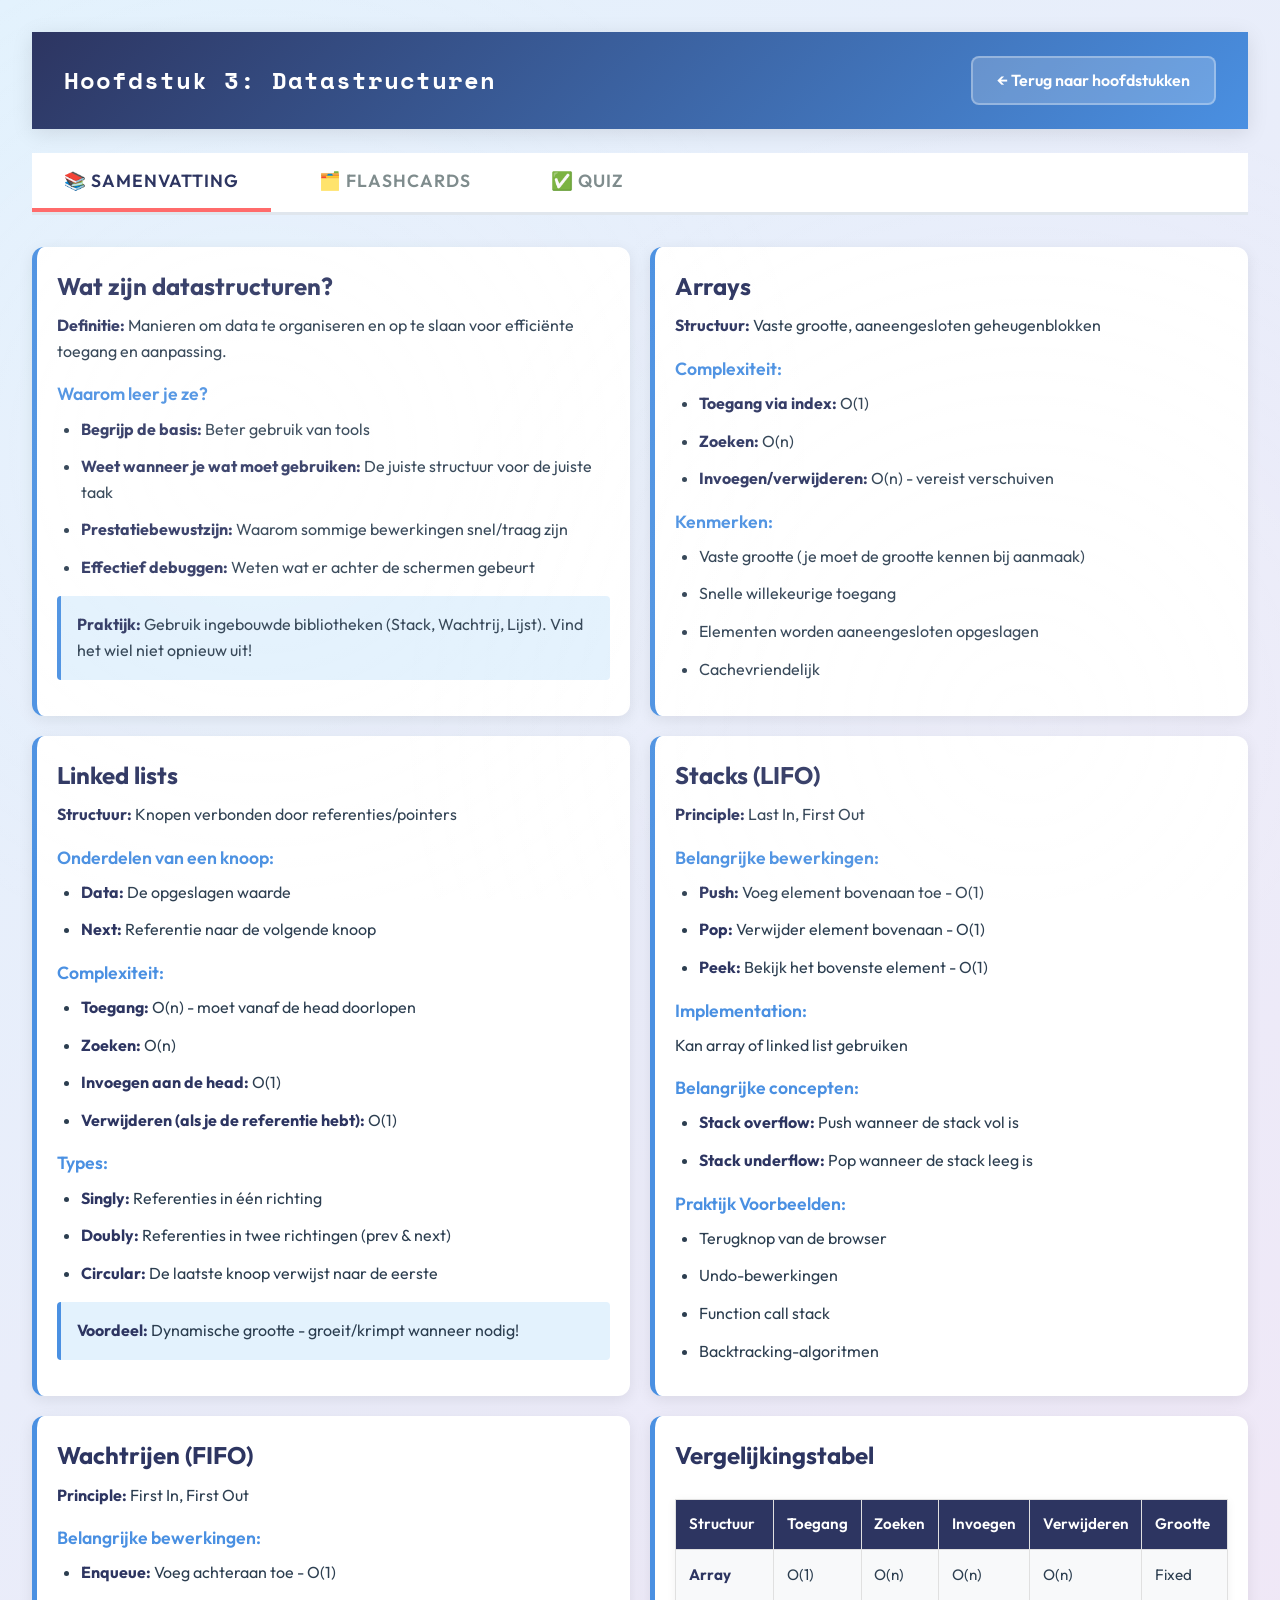
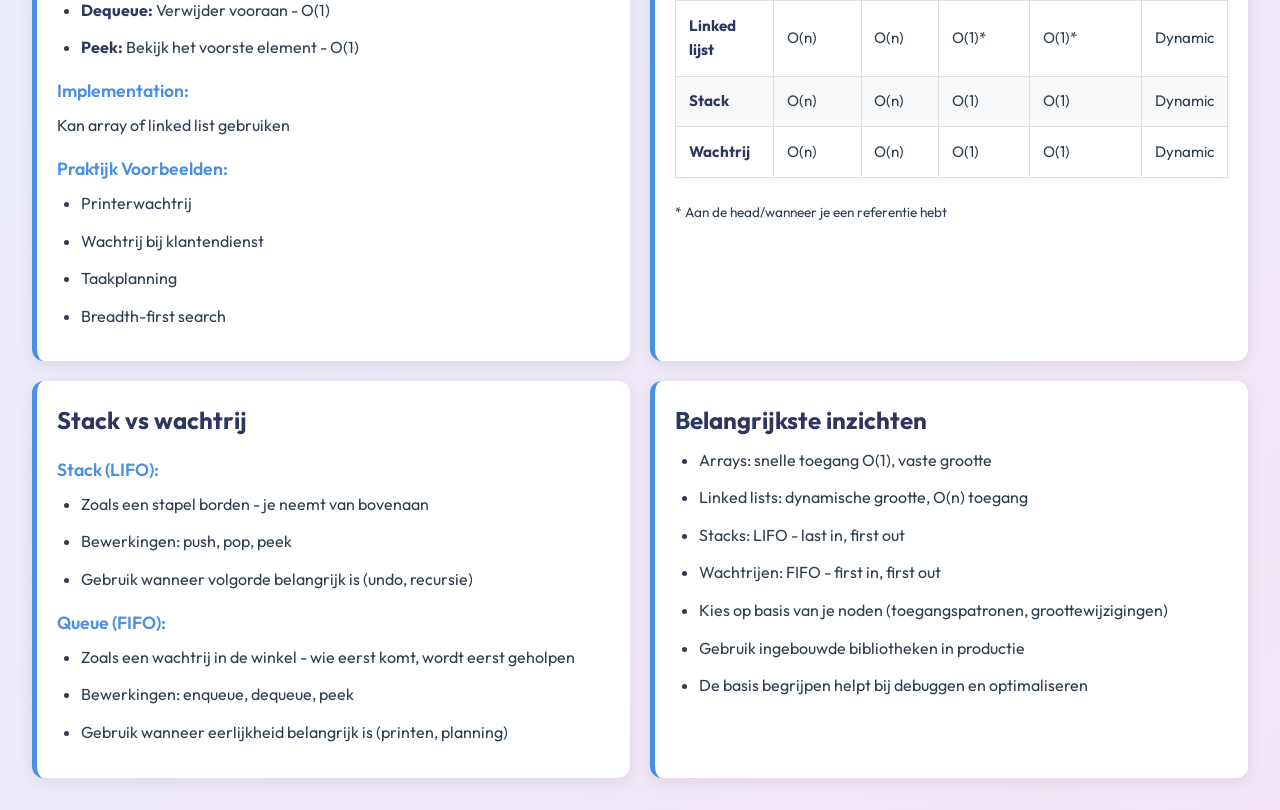
<file: chapter3.html>
<!DOCTYPE html>

<html lang="nl">
<head>
<meta charset="utf-8"/>
<meta content="width=device-width, initial-scale=1.0" name="viewport"/>
<title>Hoofdstuk 3: Datastructuren - Programming Advanced</title>
<link href="https://fonts.googleapis.com/css2?family=Space+Mono:wght@400;700&amp;family=Outfit:wght@300;400;600;800&amp;display=swap" rel="stylesheet"/>

    <link rel="stylesheet" href="style.css">
</head>
<body>
<nav class="navbar">
<div class="navbar-content">
<div class="chapter-header">Hoofdstuk 3: Datastructuren</div>
<button class="menu-toggle" type="button" aria-label="Menu openen" aria-expanded="false" aria-controls="mobile-menu"><span class="menu-icon">☰</span><span class="menu-label">Menu</span></button>
<a class="back-button" href="index.html">← Terug naar hoofdstukken</a>
</div>
        <div id="mobile-menu" class="mobile-menu" aria-label="Hoofdstuknavigatie">
            <a href="index.html">🏠 Overzicht</a>
            <a href="chapter1.html">01 Introductie & zoeken</a>
            <a href="chapter2.html">02 Sorteeralgoritmen</a>
            <a href="chapter3.html" class="current">03 Datastructuren</a>
            <a href="chapter4.html">04 Recursie</a>
            <a href="chapter5.html">05 Verdeel en heers</a>
            <a href="chapter6.html">06 Backtracking</a>
            <a href="chapter7.html">07 Dynamisch programmeren</a>
            <a href="chapter8.html">08 Grafen</a>
            <a href="chapter9.html">09 Gewogen grafen</a>
            <a href="chapter10.html">10 Greedy-algoritmen</a>
            <a href="chapter11.html">11 Bomen</a>
            <a href="chapter12.html">12 Hashtabellen</a>
            <a href="chapter13.html">13 Cursusherhaling</a>
        </div>
    </nav>
    <div id="mobile-menu-backdrop" class="mobile-menu-backdrop"></div>
<div class="container">
</div>
<div class="section-tabs">
<button class="section-tab active" onclick="switchSection('summary')">📚 Samenvatting</button>
<button class="section-tab" onclick="switchSection('flashcards')">🗂️ Flashcards</button>
<button class="section-tab" onclick="switchSection('quiz')">✅ Quiz</button>
</div>
<div class="section-content active" id="summary">
<div class="summary-grid">
<div class="summary-card">
<h3> Wat zijn datastructuren?</h3>
<p><strong>Definitie:</strong> Manieren om data te organiseren en op te slaan voor efficiënte toegang en aanpassing.</p>
<h4>Waarom leer je ze?</h4>
<ul>
<li><strong>Begrijp de basis:</strong> Beter gebruik van tools</li>
<li><strong>Weet wanneer je wat moet gebruiken:</strong> De juiste structuur voor de juiste taak</li>
<li><strong>Prestatiebewustzijn:</strong> Waarom sommige bewerkingen snel/traag zijn</li>
<li><strong>Effectief debuggen:</strong> Weten wat er achter de schermen gebeurt</li>
</ul>
<div class="highlight-box"><strong>Praktijk:</strong> Gebruik ingebouwde bibliotheken (Stack<t>, Wachtrij<t>, Lijst<t>). Vind het wiel niet opnieuw uit!</t></t></t></div>
</div>
<div class="summary-card">
<h3> Arrays</h3>
<p><strong>Structuur:</strong> Vaste grootte, aaneengesloten geheugenblokken</p>
<h4>Complexiteit:</h4>
<ul>
<li><strong>Toegang via index:</strong> O(1)</li>
<li><strong>Zoeken:</strong> O(n)</li>
<li><strong>Invoegen/verwijderen:</strong> O(n) - vereist verschuiven</li>
</ul>
<h4>Kenmerken:</h4>
<ul>
<li>Vaste grootte (je moet de grootte kennen bij aanmaak)</li>
<li>Snelle willekeurige toegang</li>
<li>Elementen worden aaneengesloten opgeslagen</li>
<li>Cachevriendelijk</li>
</ul>
</div>
<div class="summary-card">
<h3> Linked lists</h3>
<p><strong>Structuur:</strong> Knopen verbonden door referenties/pointers</p>
<h4>Onderdelen van een knoop:</h4>
<ul>
<li><strong>Data:</strong> De opgeslagen waarde</li>
<li><strong>Next:</strong> Referentie naar de volgende knoop</li>
</ul>
<h4>Complexiteit:</h4>
<ul>
<li><strong>Toegang:</strong> O(n) - moet vanaf de head doorlopen</li>
<li><strong>Zoeken:</strong> O(n)</li>
<li><strong>Invoegen aan de head:</strong> O(1)</li>
<li><strong>Verwijderen (als je de referentie hebt):</strong> O(1)</li>
</ul>
<h4>Types:</h4>
<ul>
<li><strong>Singly:</strong> Referenties in één richting</li>
<li><strong>Doubly:</strong> Referenties in twee richtingen (prev &amp; next)</li>
<li><strong>Circular:</strong> De laatste knoop verwijst naar de eerste</li>
</ul>
<div class="highlight-box"><strong>Voordeel:</strong> Dynamische grootte - groeit/krimpt wanneer nodig!</div>
</div>
<div class="summary-card">
<h3> Stacks (LIFO)</h3>
<p><strong>Principle:</strong> Last In, First Out</p>
<h4>Belangrijke bewerkingen:</h4>
<ul>
<li><strong>Push:</strong> Voeg element bovenaan toe - O(1)</li>
<li><strong>Pop:</strong> Verwijder element bovenaan - O(1)</li>
<li><strong>Peek:</strong> Bekijk het bovenste element - O(1)</li>
</ul>
<h4>Implementation:</h4>
<p>Kan array of linked list gebruiken</p>
<h4>Belangrijke concepten:</h4>
<ul>
<li><strong>Stack overflow:</strong> Push wanneer de stack vol is</li>
<li><strong>Stack underflow:</strong> Pop wanneer de stack leeg is</li>
</ul>
<h4>Praktijk Voorbeelden:</h4>
<ul>
<li>Terugknop van de browser</li>
<li>Undo-bewerkingen</li>
<li>Function call stack</li>
<li>Backtracking-algoritmen</li>
</ul>
</div>
<div class="summary-card">
<h3> Wachtrijen (FIFO)</h3>
<p><strong>Principle:</strong> First In, First Out</p>
<h4>Belangrijke bewerkingen:</h4>
<ul>
<li><strong>Enqueue:</strong> Voeg achteraan toe - O(1)</li>
<li><strong>Dequeue:</strong> Verwijder vooraan - O(1)</li>
<li><strong>Peek:</strong> Bekijk het voorste element - O(1)</li>
</ul>
<h4>Implementation:</h4>
<p>Kan array of linked list gebruiken</p>
<h4>Praktijk Voorbeelden:</h4>
<ul>
<li>Printerwachtrij</li>
<li>Wachtrij bij klantendienst</li>
<li>Taakplanning</li>
<li>Breadth-first search</li>
</ul>
</div>
<div class="summary-card">
<h3> Vergelijkingstabel</h3>
<table class="comparison-table">
<tr><th>Structuur</th><th>Toegang</th><th>Zoeken</th><th>Invoegen</th><th>Verwijderen</th><th>Grootte</th></tr>
<tr><td><strong>Array</strong></td><td>O(1)</td><td>O(n)</td><td>O(n)</td><td>O(n)</td><td>Fixed</td></tr>
<tr><td><strong>Linked lijst</strong></td><td>O(n)</td><td>O(n)</td><td>O(1)*</td><td>O(1)*</td><td>Dynamic</td></tr>
<tr><td><strong>Stack</strong></td><td>O(n)</td><td>O(n)</td><td>O(1)</td><td>O(1)</td><td>Dynamic</td></tr>
<tr><td><strong>Wachtrij</strong></td><td>O(n)</td><td>O(n)</td><td>O(1)</td><td>O(1)</td><td>Dynamic</td></tr>
</table>
<p style="font-size: 0.85rem;">* Aan de head/wanneer je een referentie hebt</p>
</div>
<div class="summary-card">
<h3> Stack vs wachtrij</h3>
<h4>Stack (LIFO):</h4>
<ul>
<li>Zoals een stapel borden - je neemt van bovenaan</li>
<li>Bewerkingen: push, pop, peek</li>
<li>Gebruik wanneer volgorde belangrijk is (undo, recursie)</li>
</ul>
<h4>Queue (FIFO):</h4>
<ul>
<li>Zoals een wachtrij in de winkel - wie eerst komt, wordt eerst geholpen</li>
<li>Bewerkingen: enqueue, dequeue, peek</li>
<li>Gebruik wanneer eerlijkheid belangrijk is (printen, planning)</li>
</ul>
</div>
<div class="summary-card">
<h3> Belangrijkste inzichten</h3>
<ul>
<li>Arrays: snelle toegang O(1), vaste grootte</li>
<li>Linked lists: dynamische grootte, O(n) toegang</li>
<li>Stacks: LIFO - last in, first out</li>
<li>Wachtrijen: FIFO - first in, first out</li>
<li>Kies op basis van je noden (toegangspatronen, groottewijzigingen)</li>
<li>Gebruik ingebouwde bibliotheken in productie</li>
<li>De basis begrijpen helpt bij debuggen en optimaliseren</li>
</ul>
</div>
</div>
</div>
<div class="section-content" id="flashcards">
<div class="quiz-container">
<div class="quiz-section">
<h3>📇 Flashcards</h3>
<div class="flashcard" onclick="toggleFlashcard(this)"><div class="flashcard-question">Welk principe volgt een stack?<span>▼</span></div><div class="flashcard-answer">LIFO - Last In, First Out</div></div>
<div class="flashcard" onclick="toggleFlashcard(this)"><div class="flashcard-question">Welk principe volgt een wachtrij?<span>▼</span></div><div class="flashcard-answer">FIFO - First In, First Out</div></div>
<div class="flashcard" onclick="toggleFlashcard(this)"><div class="flashcard-question">Tijdcomplexiteit van array-toegang via index?<span>▼</span></div><div class="flashcard-answer">O(1) - constante tijd, directe toegang</div></div>
<div class="flashcard" onclick="toggleFlashcard(this)"><div class="flashcard-question">Tijdcomplexiteit van toegang in een linked list?<span>▼</span></div><div class="flashcard-answer">O(n) - moet vanaf de head doorlopen</div></div>
<div class="flashcard" onclick="toggleFlashcard(this)"><div class="flashcard-question">Beste datastructuur voor undo-functionaliteit?<span>▼</span></div><div class="flashcard-answer">Stack - LIFO maakt het mogelijk acties om te keren</div></div>
<div class="flashcard" onclick="toggleFlashcard(this)"><div class="flashcard-question">Voordeel van linked list tegenover array?<span>▼</span></div><div class="flashcard-answer">Dynamic grootte - can grow/shrink as nodig</div></div>
<div class="flashcard" onclick="toggleFlashcard(this)"><div class="flashcard-question">Wat is een knoop in een linked list?<span>▼</span></div><div class="flashcard-answer">Object met data en een referentie naar de volgende knoop</div></div>
<div class="flashcard" onclick="toggleFlashcard(this)"><div class="flashcard-question">Stack-bewerkingen?<span>▼</span></div><div class="flashcard-answer">Push (bovenaan toevoegen), Pop (bovenaan verwijderen), Peek (bovenaan bekijken)</div></div>
<div class="flashcard" onclick="toggleFlashcard(this)"><div class="flashcard-question">Wachtrijbewerkingen?<span>▼</span></div><div class="flashcard-answer">Enqueue (achteraan toevoegen), Dequeue (vooraan verwijderen), Peek (vooraan bekijken)</div></div>
<div class="flashcard" onclick="toggleFlashcard(this)"><div class="flashcard-question">Wat is stack overflow?<span>▼</span></div><div class="flashcard-answer">Een element proberen pushen wanneer de stack vol is</div></div>
</div>
</div>
</div>
<div class="section-content" id="quiz">
<div class="quiz-container">
<div class="quiz-section">
<h3>✅ Quiz</h3>
<form id="mcq-form">
<div class="quiz-question"><div class="question-number">V1</div><div class="question-text">Wat principle doet een Stack follow?</div><div class="options">
<label class="option-label"><input name="q1" required="" type="radio" value="0"/><span>FIFO</span></label>
<label class="option-label"><input name="q1" required="" type="radio" value="1"/><span>LIFO</span></label>
<label class="option-label"><input name="q1" required="" type="radio" value="2"/><span>Willekeurig</span></label>
</div></div>
<div class="quiz-question"><div class="question-number">V2</div><div class="question-text">Tijdcomplexiteit van toegang tot een element in een linked list?</div><div class="options">
<label class="option-label"><input name="q2" required="" type="radio" value="0"/><span>O(1)</span></label>
<label class="option-label"><input name="q2" required="" type="radio" value="1"/><span>O(n)</span></label>
<label class="option-label"><input name="q2" required="" type="radio" value="2"/><span>O(log n)</span></label>
</div></div>
<div class="quiz-question"><div class="question-number">V3</div><div class="question-text">Beste datastructuur voor undo-functionaliteit?</div><div class="options">
<label class="option-label"><input name="q3" required="" type="radio" value="0"/><span>Wachtrij</span></label>
<label class="option-label"><input name="q3" required="" type="radio" value="1"/><span>Stack</span></label>
<label class="option-label"><input name="q3" required="" type="radio" value="2"/><span>Array</span></label>
</div></div>
<div class="quiz-question"><div class="question-number">V4</div><div class="question-text">Welk principe volgt een wachtrij?</div><div class="options">
<label class="option-label"><input name="q4" required="" type="radio" value="0"/><span>LIFO</span></label>
<label class="option-label"><input name="q4" required="" type="radio" value="1"/><span>FIFO</span></label>
<label class="option-label"><input name="q4" required="" type="radio" value="2"/><span>Willekeurig</span></label>
</div></div>
<div class="quiz-question"><div class="question-number">V5</div><div class="question-text">Voordeel van linked list tegenover array?</div><div class="options">
<label class="option-label"><input name="q5" required="" type="radio" value="0"/><span>Snellere toegang</span></label>
<label class="option-label"><input name="q5" required="" type="radio" value="1"/><span>Dynamische grootte</span></label>
<label class="option-label"><input name="q5" required="" type="radio" value="2"/><span>Minder geheugen</span></label>
</div></div>
<button class="submit-quiz" type="submit">Indienen</button>
</form>
<div id="mcq-result"></div>
</div>
</div>
</div>

<script>
        // Quiz Configuration
        const QUIZ_CONFIG = {
            'chapter3-mcq': {
                answers: [1, 1, 1, 1, 1],
                total: 5
            }
        };

        // Storage functions
        function saveQuizData(quizId, data) {
            localStorage.setItem(quizId, JSON.stringify(data));
        }

        function loadQuizData(quizId) {
            const data = localStorage.getItem(quizId);
            return data ? JSON.parse(data) : null;
        }

        // Switch between sections
        function switchSection(sectionName) {
            const tabs = document.querySelectorAll('.section-tab');
            const contents = document.querySelectorAll('.section-content');
            
            tabs.forEach(tab => tab.classList.remove('active'));
            contents.forEach(content => content.classList.remove('active'));
            
            event.target.classList.add('active');
            document.getElementById(sectionName).classList.add('active');
        }

        // Flashcard toggle
        function toggleFlashcard(card) {
            const answer = card.querySelector('.flashcard-answer');
            answer.classList.toggle('show');
        }

        // Restore saved answers for a quiz
        function restoreAnswers(formId, quizId) {
            const savedData = loadQuizData(quizId);
            if (!savedData || !savedData.userAnswers) return;

            const form = document.getElementById(formId);
            Object.entries(savedData.userAnswers).forEach(([questionName, value]) => {
                const input = form.querySelector(`input[name="${questionName}"][value="${value}"]`);
                if (input) {
                    input.checked = true;
                }
            });

            if (savedData.submitted) {
                showAnswerFeedback(formId, quizId, savedData.userAnswers);
            }
        }

        // Show feedback for each answer
        function showAnswerFeedback(formId, quizId, userAnswers) {
            const form = document.getElementById(formId);
            const config = QUIZ_CONFIG[quizId];
            const questionPrefix = quizId.includes('mcq') ? 'q' : quizId.includes('tf') ? 'tf' : 'code';
            
            for (let i = 0; i < config.total; i++) {
                const questionName = `${questionPrefix}${i + 1}`;
                const userAnswer = parseInt(userAnswers[questionName]);
                const juistAnswer = config.answers[i];
                
                form.querySelectorAll(`input[name="${questionName}"]`).forEach(input => {
                    const label = input.closest('.option-label');
                    const value = parseInt(input.value);
                    
                    label.classList.remove('correct', 'incorrect');
                    
                    if (value === juistAnswer) {
                        label.classList.add('correct');
                    } else if (value === userAnswer && value !== juistAnswer) {
                        label.classList.add('incorrect');
                    }
                    
                    input.disabled = true;
                });
            }
            
            // Update submit button to show reset option
            const submitBtn = form.querySelector('.submit-quiz');
            if (submitBtn) {
                submitBtn.disabled = true;
                submitBtn.style.display = 'none';
            }
            
            // Show or create reset button
            let resetBtn = form.querySelector('.reset-quiz');
            if (!resetBtn) {
                resetBtn = document.createElement('button');
                resetBtn.type = 'button';
                resetBtn.className = 'reset-quiz';
                resetBtn.textContent = '🔄 Quiz opnieuw starten';
                resetBtn.onclick = function() { resetQuiz(formId, quizId); };
                submitBtn.parentNode.insertBefore(resetBtn, submitBtn.nextSibling);
            }
            resetBtn.style.display = 'block';
        }

        // Reset quiz function
        function resetQuiz(formId, quizId) {
            const form = document.getElementById(formId);
            
            // Clear saved data
            localStorage.removeItem(quizId);
            
            // Reset form
            form.reset();
            
            // Remove all feedback styling
            form.querySelectorAll('.option-label').forEach(label => {
                label.classList.remove('correct', 'incorrect');
            });
            
            // Re-enable all inputs
            form.querySelectorAll('input').forEach(input => {
                input.disabled = false;
            });
            
            // Hide reset button, show submit button
            const resetBtn = form.querySelector('.reset-quiz');
            const submitBtn = form.querySelector('.submit-quiz');
            if (resetBtn) resetBtn.style.display = 'none';
            if (submitBtn) {
                submitBtn.disabled = false;
                submitBtn.style.display = 'block';
            }
            
            // Clear result display
            const resultId = formId.replace('-form', '-result');
            const resultDiv = document.getElementById(resultId);
            if (resultDiv) {
                resultDiv.className = '';
                resultDiv.textContent = '';
            }
            
            // Scroll to top of quiz
            form.scrollIntoView({ behavior: 'smooth', block: 'start' });
        }

        // Handle quiz submission
        function handleQuizSubmit(e, formId, quizId) {
            e.preventDefault();
            const form = document.getElementById(formId);
            const config = QUIZ_CONFIG[quizId];
            const formData = new FormData(form);
            const questionPrefix = quizId.includes('mcq') ? 'q' : quizId.includes('tf') ? 'tf' : 'code';
            
            let juist = 0;
            const userAnswers = {};
            
            for (let i = 0; i < config.total; i++) {
                const questionName = `${questionPrefix}${i + 1}`;
                const selected = parseInt(formData.get(questionName));
                userAnswers[questionName] = selected;
                
                if (selected === config.answers[i]) {
                    juist++;
                }
            }
            
            // Save results
            saveQuizData(quizId, {
                userAnswers: userAnswers,
                score: juist,
                total: config.total,
                submitted: true,
                timestamp: new Date().toISOString()
            });
            
            // Show feedback
            showAnswerFeedback(formId, quizId, userAnswers);
            
            // Show result
            const resultId = formId.replace('-form', '-result');
            showResult(resultId, juist, config.total);
        }

        // Show quiz result
        function showResult(elementId, juist, total) {
            const percentage = (juist / total) * 100;
            const resultDiv = document.getElementById(elementId);
            
            let resultClass, message;
            if (percentage >= 80) {
                resultClass = 'excellent';
                message = `🎉 Uitstekend! ${juist}/${total} juist (${percentage.toFixed(0)}%)`;
            } else if (percentage >= 60) {
                resultClass = 'good';
                message = `👍 Goed gedaan! ${juist}/${total} juist (${percentage.toFixed(0)}%). Herhaal de concepten die je gemist hebt.`;
            } else {
                resultClass = 'needs-work';
                message = `📚 ${juist}/${total} juist (${percentage.toFixed(0)}%). Bestudeer de samenvatting en probeer opnieuw!`;
            }
            
            resultDiv.className = `quiz-result ${resultClass}`;
            resultDiv.textContent = message;
            resultDiv.scrollIntoView({ behavior: 'smooth', block: 'nearest' });
        }

        // Initialize quizzes
        document.addEventListener('DOMContentLoaded', function() {
            // Multiple Choice Quiz
            const mcqForm = document.getElementById('mcq-form');
            if (mcqForm) {
                mcqForm.addEventListener('submit', (e) => handleQuizSubmit(e, 'mcq-form', 'chapter3-mcq'));
                restoreAnswers('mcq-form', 'chapter3-mcq');
            }
        });
    </script>


<script>
        // Verbeterd mobiel menu
        (function () {
            const toggle = document.querySelector('.menu-toggle');
            const menu = document.getElementById('mobile-menu');
            const backdrop = document.getElementById('mobile-menu-backdrop');
            if (!toggle || !menu) return;

            const icon = toggle.querySelector('.menu-icon') || toggle;

            function openMenu() {
                menu.classList.add('open');
                document.body.classList.add('menu-open');
                toggle.setAttribute('aria-expanded', 'true');
                if (icon) icon.textContent = '×';
            }

            function closeMenu() {
                menu.classList.remove('open');
                document.body.classList.remove('menu-open');
                toggle.setAttribute('aria-expanded', 'false');
                if (icon) icon.textContent = '☰';
            }

            toggle.addEventListener('click', function () {
                menu.classList.contains('open') ? closeMenu() : openMenu();
            });

            if (backdrop) backdrop.addEventListener('click', closeMenu);
            menu.querySelectorAll('a').forEach(link => link.addEventListener('click', closeMenu));
            document.addEventListener('keydown', event => { if (event.key === 'Escape') closeMenu(); });
            window.addEventListener('resize', () => { if (window.innerWidth > 900) closeMenu(); });
        })();
</script>


</body>
</html>
</file>
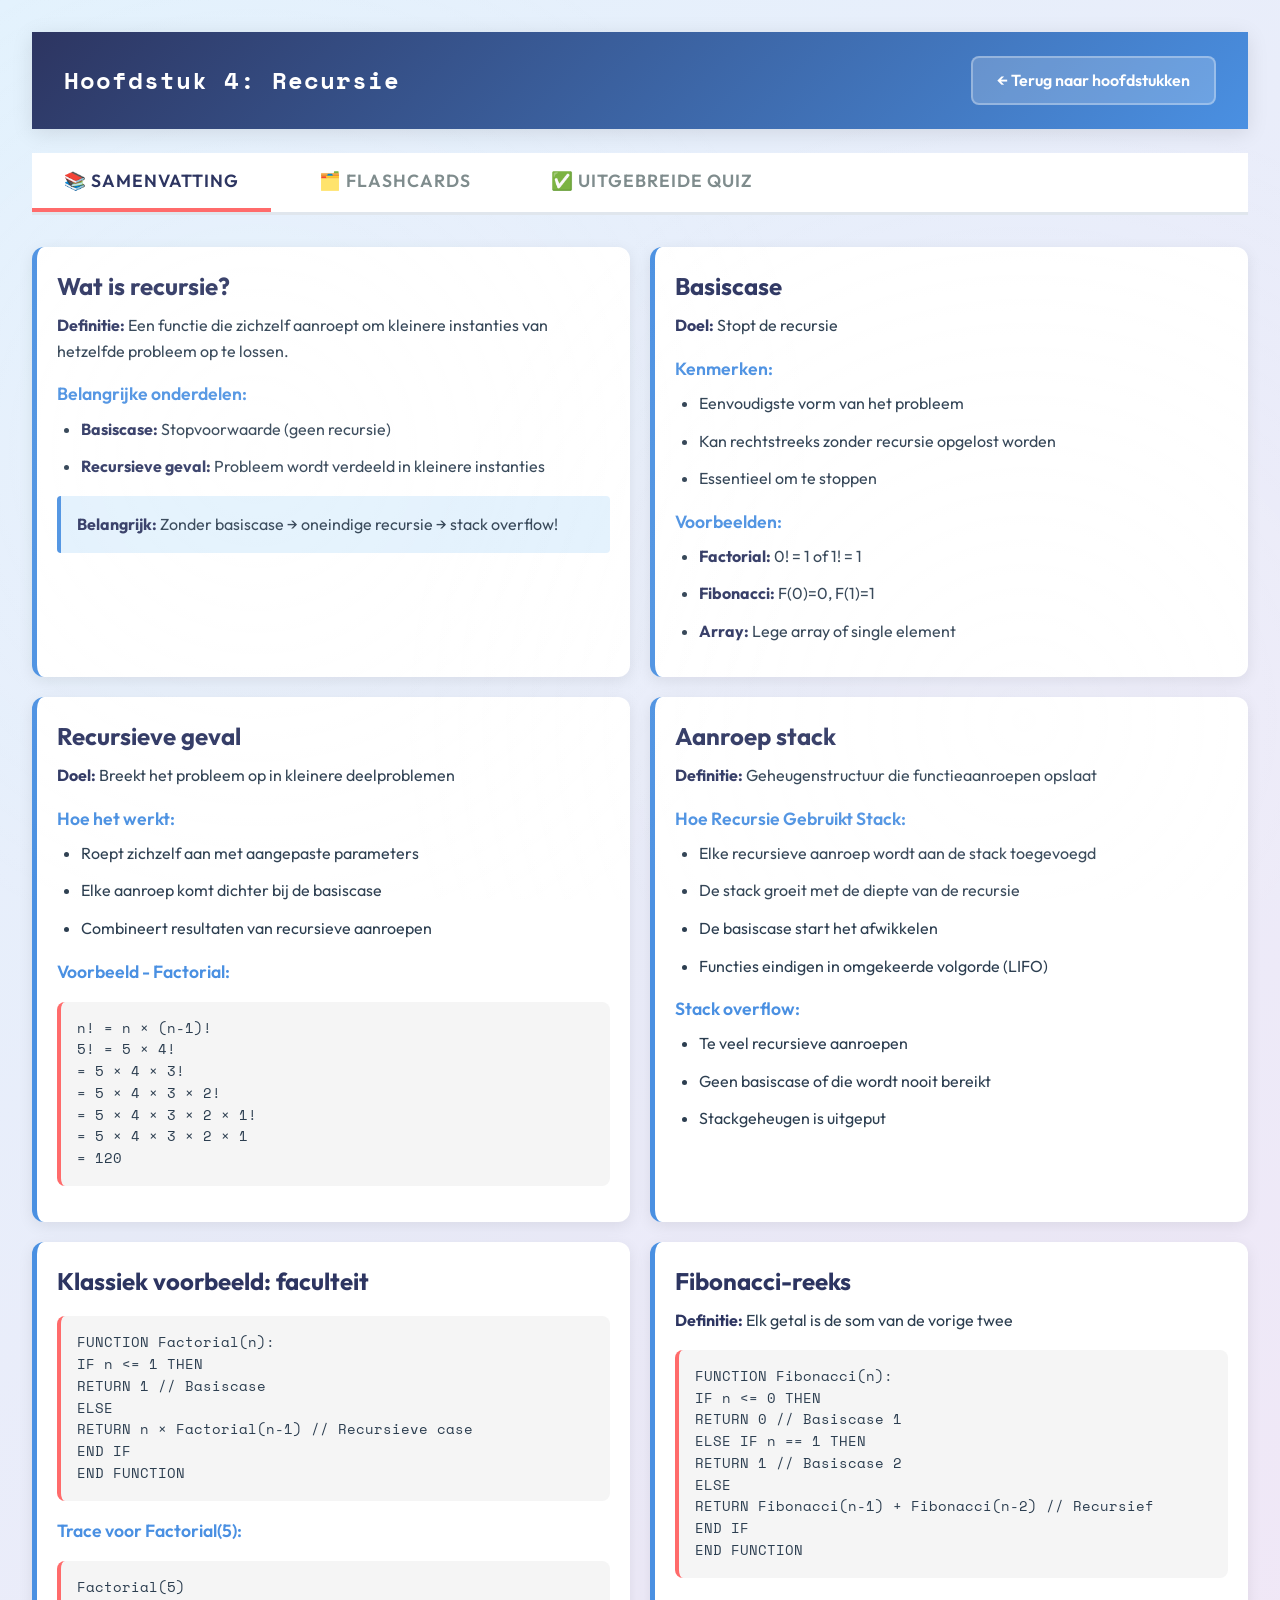
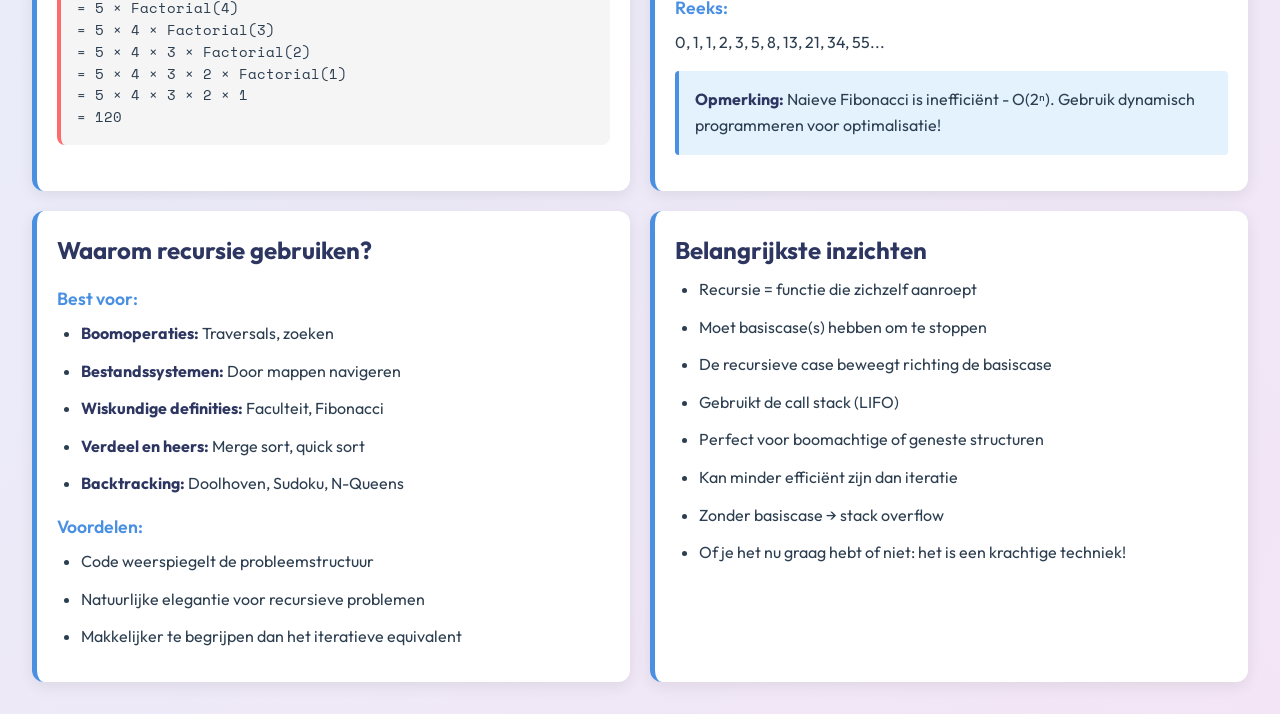
<file: chapter4.html>
<!DOCTYPE html>

<html lang="nl">
<head>
<meta charset="utf-8"/>
<meta content="width=device-width, initial-scale=1.0" name="viewport"/>
<title>Hoofdstuk 4: Recursie - Programming Advanced</title>
<link href="https://fonts.googleapis.com/css2?family=Space+Mono:wght@400;700&amp;family=Outfit:wght@300;400;600;800&amp;display=swap" rel="stylesheet"/>

    <link rel="stylesheet" href="style.css">
</head>
<body>
<nav class="navbar">
<div class="navbar-content">
<div class="chapter-header">Hoofdstuk 4: Recursie</div>
<button class="menu-toggle" type="button" aria-label="Menu openen" aria-expanded="false" aria-controls="mobile-menu"><span class="menu-icon">☰</span><span class="menu-label">Menu</span></button>
<a class="back-button" href="index.html">← Terug naar hoofdstukken</a>
</div>
        <div id="mobile-menu" class="mobile-menu" aria-label="Hoofdstuknavigatie">
            <a href="index.html">🏠 Overzicht</a>
            <a href="chapter1.html">01 Introductie & zoeken</a>
            <a href="chapter2.html">02 Sorteeralgoritmen</a>
            <a href="chapter3.html">03 Datastructuren</a>
            <a href="chapter4.html" class="current">04 Recursie</a>
            <a href="chapter5.html">05 Verdeel en heers</a>
            <a href="chapter6.html">06 Backtracking</a>
            <a href="chapter7.html">07 Dynamisch programmeren</a>
            <a href="chapter8.html">08 Grafen</a>
            <a href="chapter9.html">09 Gewogen grafen</a>
            <a href="chapter10.html">10 Greedy-algoritmen</a>
            <a href="chapter11.html">11 Bomen</a>
            <a href="chapter12.html">12 Hashtabellen</a>
            <a href="chapter13.html">13 Cursusherhaling</a>
        </div>
    </nav>
    <div id="mobile-menu-backdrop" class="mobile-menu-backdrop"></div>
<div class="container">
</div>
<div class="section-tabs">
<button class="section-tab active" onclick="switchSection('summary')">📚 Samenvatting</button>
<button class="section-tab" onclick="switchSection('flashcards')">🗂️ Flashcards</button>
<button class="section-tab" onclick="switchSection('quiz')">✅ Uitgebreide quiz</button>
</div>
<div class="section-content active" id="summary">
<div class="summary-grid">
<div class="summary-card">
<h3> Wat is recursie?</h3>
<p><strong>Definitie:</strong> Een functie die zichzelf aanroept om kleinere instanties van hetzelfde probleem op te lossen.</p>
<h4>Belangrijke onderdelen:</h4>
<ul>
<li><strong>Basiscase:</strong> Stopvoorwaarde (geen recursie)</li>
<li><strong>Recursieve geval:</strong> Probleem wordt verdeeld in kleinere instanties</li>
</ul>
<div class="highlight-box"><strong>Belangrijk:</strong> Zonder basiscase → oneindige recursie → stack overflow!</div>
</div>
<div class="summary-card">
<h3> Basiscase</h3>
<p><strong>Doel:</strong> Stopt de recursie</p>
<h4>Kenmerken:</h4>
<ul>
<li>Eenvoudigste vorm van het probleem</li>
<li>Kan rechtstreeks zonder recursie opgelost worden</li>
<li>Essentieel om te stoppen</li>
</ul>
<h4>Voorbeelden:</h4>
<ul>
<li><strong>Factorial:</strong> 0! = 1 of 1! = 1</li>
<li><strong>Fibonacci:</strong> F(0)=0, F(1)=1</li>
<li><strong>Array:</strong> Lege array of single element</li>
</ul>
</div>
<div class="summary-card">
<h3> Recursieve geval</h3>
<p><strong>Doel:</strong> Breekt het probleem op in kleinere deelproblemen</p>
<h4>Hoe het werkt:</h4>
<ul>
<li>Roept zichzelf aan met aangepaste parameters</li>
<li>Elke aanroep komt dichter bij de basiscase</li>
<li>Combineert resultaten van recursieve aanroepen</li>
</ul>
<h4>Voorbeeld - Factorial:</h4>
<div class="code-block">n! = n × (n-1)!
5! = 5 × 4!
   = 5 × 4 × 3!
   = 5 × 4 × 3 × 2!
   = 5 × 4 × 3 × 2 × 1!
   = 5 × 4 × 3 × 2 × 1
   = 120</div>
</div>
<div class="summary-card">
<h3> Aanroep stack</h3>
<p><strong>Definitie:</strong> Geheugenstructuur die functieaanroepen opslaat</p>
<h4>Hoe Recursie Gebruikt Stack:</h4>
<ul>
<li>Elke recursieve aanroep wordt aan de stack toegevoegd</li>
<li>De stack groeit met de diepte van de recursie</li>
<li>De basiscase start het afwikkelen</li>
<li>Functies eindigen in omgekeerde volgorde (LIFO)</li>
</ul>
<h4>Stack overflow:</h4>
<ul>
<li>Te veel recursieve aanroepen</li>
<li>Geen basiscase of die wordt nooit bereikt</li>
<li>Stackgeheugen is uitgeput</li>
</ul>
</div>
<div class="summary-card">
<h3> Klassiek voorbeeld: faculteit</h3>
<div class="code-block">FUNCTION Factorial(n):
  IF n &lt;= 1 THEN
    RETURN 1          // Basiscase
  ELSE
    RETURN n × Factorial(n-1)  // Recursieve case
  END IF
END FUNCTION</div>
<h4>Trace voor Factorial(5):</h4>
<div class="code-block">Factorial(5)
  = 5 × Factorial(4)
  = 5 × 4 × Factorial(3)
  = 5 × 4 × 3 × Factorial(2)
  = 5 × 4 × 3 × 2 × Factorial(1)
  = 5 × 4 × 3 × 2 × 1
  = 120</div>
</div>
<div class="summary-card">
<h3> Fibonacci-reeks</h3>
<p><strong>Definitie:</strong> Elk getal is de som van de vorige twee</p>
<div class="code-block">FUNCTION Fibonacci(n):
  IF n &lt;= 0 THEN
    RETURN 0          // Basiscase 1
  ELSE IF n == 1 THEN
    RETURN 1          // Basiscase 2
  ELSE
    RETURN Fibonacci(n-1) + Fibonacci(n-2)  // Recursief
  END IF
END FUNCTION</div>
<h4>Reeks:</h4>
<p>0, 1, 1, 2, 3, 5, 8, 13, 21, 34, 55...</p>
<div class="highlight-box"><strong>Opmerking:</strong> Naieve Fibonacci is inefficiënt - O(2ⁿ). Gebruik dynamisch programmeren voor optimalisatie!</div>
</div>
<div class="summary-card">
<h3> Waarom recursie gebruiken?</h3>
<h4>Best voor:</h4>
<ul>
<li><strong>Boomoperaties:</strong> Traversals, zoeken</li>
<li><strong>Bestandssystemen:</strong> Door mappen navigeren</li>
<li><strong>Wiskundige definities:</strong> Faculteit, Fibonacci</li>
<li><strong>Verdeel en heers:</strong> Merge sort, quick sort</li>
<li><strong>Backtracking:</strong> Doolhoven, Sudoku, N-Queens</li>
</ul>
<h4>Voordelen:</h4>
<ul>
<li>Code weerspiegelt de probleemstructuur</li>
<li>Natuurlijke elegantie voor recursieve problemen</li>
<li>Makkelijker te begrijpen dan het iteratieve equivalent</li>
</ul>
</div>
<div class="summary-card">
<h3> Belangrijkste inzichten</h3>
<ul>
<li>Recursie = functie die zichzelf aanroept</li>
<li>Moet basiscase(s) hebben om te stoppen</li>
<li>De recursieve case beweegt richting de basiscase</li>
<li>Gebruikt de call stack (LIFO)</li>
<li>Perfect voor boomachtige of geneste structuren</li>
<li>Kan minder efficiënt zijn dan iteratie</li>
<li>Zonder basiscase → stack overflow</li>
<li>Of je het nu graag hebt of niet: het is een krachtige techniek!</li>
</ul>
</div>
</div>
</div>
<div class="section-content" id="flashcards">
<div class="quiz-container">
<div class="quiz-section">
<h3>📇 Flashcards</h3>
<div class="flashcard" onclick="toggleFlashcard(this)"><div class="flashcard-question">Wat is recursie?<span>▼</span></div><div class="flashcard-answer">Een functie die zichzelf aanroept om kleinere instanties van hetzelfde probleem op te lossen</div></div>
<div class="flashcard" onclick="toggleFlashcard(this)"><div class="flashcard-question">Wat is een basiscase?<span>▼</span></div><div class="flashcard-answer">Stopvoorwaarde die recursie stopt - de eenvoudigste vorm wordt zonder recursie opgelost</div></div>
<div class="flashcard" onclick="toggleFlashcard(this)"><div class="flashcard-question">Wat gebeurt er zonder basiscase?<span>▼</span></div><div class="flashcard-answer">Oneindige recursie die leidt tot stack overflow</div></div>
<div class="flashcard" onclick="toggleFlashcard(this)"><div class="flashcard-question">Wat is 5! (faculteit)?<span>▼</span></div><div class="flashcard-answer">120 (5 × 4 × 3 × 2 × 1)</div></div>
<div class="flashcard" onclick="toggleFlashcard(this)"><div class="flashcard-question">Waar worden recursieve aanroepen opgeslagen?<span>▼</span></div><div class="flashcard-answer">Op de call stack (LIFO-structuur)</div></div>
<div class="flashcard" onclick="toggleFlashcard(this)"><div class="flashcard-question">Wat is tail recursion?<span>▼</span></div><div class="flashcard-answer">De recursieve aanroep is de laatste bewerking in de functie</div></div>
<div class="flashcard" onclick="toggleFlashcard(this)"><div class="flashcard-question">Basiscases van Fibonacci?<span>▼</span></div><div class="flashcard-answer">F(0) = 0 en F(1) = 1</div></div>
<div class="flashcard" onclick="toggleFlashcard(this)"><div class="flashcard-question">Wanneer gebruik je recursie?<span>▼</span></div><div class="flashcard-answer">Wanneer een probleem een natuurlijke recursieve structuur heeft (bomen, verdeel en heers, backtracking)</div></div>
<div class="flashcard" onclick="toggleFlashcard(this)"><div class="flashcard-question">Wat is stack overflow?<span>▼</span></div><div class="flashcard-answer">Te veel recursieve aanroepen putten het stackgeheugen uit</div></div>
<div class="flashcard" onclick="toggleFlashcard(this)"><div class="flashcard-question">Wat is 4!?<span>▼</span></div><div class="flashcard-answer">24 (4 × 3 × 2 × 1)</div></div>
</div>
</div>
</div>
<div class="section-content" id="quiz">
<div class="quiz-container">
<div class="quiz-section">
<h3>✅ Quiz</h3>
<form id="mcq-form">
<div class="quiz-question">
<div class="question-number">Vraag 1</div>
<div class="question-text">Wat is essentieel voor elke recursieve functie?</div>
<div class="options">
<label class="option-label"><input name="q1" required="" type="radio" value="0"/><span>Lus</span></label>
<label class="option-label"><input name="q1" required="" type="radio" value="1"/><span>Basiscase</span></label>
<label class="option-label"><input name="q1" required="" type="radio" value="2"/><span>Array</span></label>
<label class="option-label"><input name="q1" required="" type="radio" value="3"/><span>Globale variabele</span></label>
</div>
</div>
<div class="quiz-question">
<div class="question-number">Vraag 2</div>
<div class="question-text">Wat gebeurt er zonder basiscase in recursie?</div>
<div class="options">
<label class="option-label"><input name="q2" required="" type="radio" value="0"/><span>Het draait sneller</span></label>
<label class="option-label"><input name="q2" required="" type="radio" value="1"/><span>Stack overflow</span></label>
<label class="option-label"><input name="q2" required="" type="radio" value="2"/><span>Syntaxfout</span></label>
<label class="option-label"><input name="q2" required="" type="radio" value="3"/><span>Er gebeurt niets</span></label>
</div>
</div>
<div class="quiz-question">
<div class="question-number">Vraag 3</div>
<div class="question-text">Gegeven deze functie, wat geeft Factorial(4) terug?<br/><br/>
<div class="code-block">function Factorial(n) {
  if (n &lt;= 1) return 1;
  return n * Factorial(n - 1);
}</div></div>
<div class="options">
<label class="option-label"><input name="q3" required="" type="radio" value="0"/><span>12</span></label>
<label class="option-label"><input name="q3" required="" type="radio" value="1"/><span>24</span></label>
<label class="option-label"><input name="q3" required="" type="radio" value="2"/><span>120</span></label>
<label class="option-label"><input name="q3" required="" type="radio" value="3"/><span>4</span></label>
</div>
</div>
<div class="quiz-question">
<div class="question-number">Vraag 4</div>
<div class="question-text">Waar worden recursieve functieaanroepen opgeslagen?</div>
<div class="options">
<label class="option-label"><input name="q4" required="" type="radio" value="0"/><span>Heap</span></label>
<label class="option-label"><input name="q4" required="" type="radio" value="1"/><span>Stack</span></label>
<label class="option-label"><input name="q4" required="" type="radio" value="2"/><span>Wachtrij</span></label>
<label class="option-label"><input name="q4" required="" type="radio" value="3"/><span>Array</span></label>
</div>
</div>
<div class="quiz-question">
<div class="question-number">Vraag 5</div>
<div class="question-text">Gegeven deze functie, wat geeft Mystery(5) terug?<br/><br/>
<div class="code-block">function Mystery(n) {
  if (n &lt;= 0) return 0;
  return n + Mystery(n - 1);
}</div></div>
<div class="options">
<label class="option-label"><input name="q5" required="" type="radio" value="0"/><span>5</span></label>
<label class="option-label"><input name="q5" required="" type="radio" value="1"/><span>10</span></label>
<label class="option-label"><input name="q5" required="" type="radio" value="2"/><span>15</span></label>
<label class="option-label"><input name="q5" required="" type="radio" value="3"/><span>25</span></label>
</div>
</div>
<div class="quiz-question">
<div class="question-number">Vraag 6</div>
<div class="question-text">Wat is tail recursion?</div>
<div class="options">
<label class="option-label"><input name="q6" required="" type="radio" value="0"/><span>De recursieve aanroep staat aan het einde van de functie</span></label>
<label class="option-label"><input name="q6" required="" type="radio" value="1"/><span>De functie heeft twee recursieve aanroepen</span></label>
<label class="option-label"><input name="q6" required="" type="radio" value="2"/><span>De functie heeft geen basiscase</span></label>
<label class="option-label"><input name="q6" required="" type="radio" value="3"/><span>De functie roept zichzelf aan in het begin</span></label>
</div>
</div>
<div class="quiz-question">
<div class="question-number">Vraag 7</div>
<div class="question-text">Gegeven deze Fibonacci-functie, wat geeft Fib(5) terug?<br/><br/>
<div class="code-block">function Fib(n) {
  if (n &lt;= 0) return 0;
  if (n == 1) return 1;
  return Fib(n - 1) + Fib(n - 2);
}</div></div>
<div class="options">
<label class="option-label"><input name="q7" required="" type="radio" value="0"/><span>3</span></label>
<label class="option-label"><input name="q7" required="" type="radio" value="1"/><span>5</span></label>
<label class="option-label"><input name="q7" required="" type="radio" value="2"/><span>8</span></label>
<label class="option-label"><input name="q7" required="" type="radio" value="3"/><span>13</span></label>
</div>
</div>
<div class="quiz-question">
<div class="question-number">Vraag 8</div>
<div class="question-text">Wat is de basiscase in de Fibonacci-reeks?</div>
<div class="options">
<label class="option-label"><input name="q8" required="" type="radio" value="0"/><span>F(0) = 0 en F(1) = 1</span></label>
<label class="option-label"><input name="q8" required="" type="radio" value="1"/><span>F(1) = 1 and F(2) = 2</span></label>
<label class="option-label"><input name="q8" required="" type="radio" value="2"/><span>F(0) = 1</span></label>
<label class="option-label"><input name="q8" required="" type="radio" value="3"/><span>F(n) = F(n-1)</span></label>
</div>
</div>
<div class="quiz-question">
<div class="question-number">Vraag 9</div>
<div class="question-text">Gegeven deze functie, wat geeft Power(2, 3) terug?<br/><br/>
<div class="code-block">function Power(base, exp) {
  if (exp == 0) return 1;
  return base * Power(base, exp - 1);
}</div></div>
<div class="options">
<label class="option-label"><input name="q9" required="" type="radio" value="0"/><span>5</span></label>
<label class="option-label"><input name="q9" required="" type="radio" value="1"/><span>6</span></label>
<label class="option-label"><input name="q9" required="" type="radio" value="2"/><span>8</span></label>
<label class="option-label"><input name="q9" required="" type="radio" value="3"/><span>9</span></label>
</div>
</div>
<div class="quiz-question">
<div class="question-number">Vraag 10</div>
<div class="question-text">Welke datastructuur wordt gebruikt om recursieve functieaanroepen te beheren?</div>
<div class="options">
<label class="option-label"><input name="q10" required="" type="radio" value="0"/><span>Wachtrij</span></label>
<label class="option-label"><input name="q10" required="" type="radio" value="1"/><span>Stack</span></label>
<label class="option-label"><input name="q10" required="" type="radio" value="2"/><span>Hashtabel</span></label>
<label class="option-label"><input name="q10" required="" type="radio" value="3"/><span>Binary Boom</span></label>
</div>
</div>
<div class="quiz-question">
<div class="question-number">Vraag 11</div>
<div class="question-text">Gegeven deze functie, wat print CountDown(3)?<br/><br/>
<div class="code-block">function CountDown(n) {
  if (n &lt;= 0) return;
  print(n);
  CountDown(n - 1);
}</div></div>
<div class="options">
<label class="option-label"><input name="q11" required="" type="radio" value="0"/><span>3 2 1</span></label>
<label class="option-label"><input name="q11" required="" type="radio" value="1"/><span>1 2 3</span></label>
<label class="option-label"><input name="q11" required="" type="radio" value="2"/><span>3 only</span></label>
<label class="option-label"><input name="q11" required="" type="radio" value="3"/><span>0 1 2 3</span></label>
</div>
</div>
<div class="quiz-question">
<div class="question-number">Vraag 12</div>
<div class="question-text">Gegeven deze functie, wat geeft Length([1, 2, 3]) terug?<br/><br/>
<div class="code-block">function Length(arr) {
  if (arr.length == 0) return 0;
  return 1 + Length(arr.slice(1));
}</div></div>
<div class="options">
<label class="option-label"><input name="q12" required="" type="radio" value="0"/><span>0</span></label>
<label class="option-label"><input name="q12" required="" type="radio" value="1"/><span>1</span></label>
<label class="option-label"><input name="q12" required="" type="radio" value="2"/><span>3</span></label>
<label class="option-label"><input name="q12" required="" type="radio" value="3"/><span>6</span></label>
</div>
</div>
<div class="quiz-question">
<div class="question-number">Vraag 13</div>
<div class="question-text">Wat is de tijdcomplexiteit van naïeve recursieve Fibonacci?</div>
<div class="options">
<label class="option-label"><input name="q13" required="" type="radio" value="0"/><span>O(n)</span></label>
<label class="option-label"><input name="q13" required="" type="radio" value="1"/><span>O(n log n)</span></label>
<label class="option-label"><input name="q13" required="" type="radio" value="2"/><span>O(2^n)</span></label>
<label class="option-label"><input name="q13" required="" type="radio" value="3"/><span>O(log n)</span></label>
</div>
</div>
<div class="quiz-question">
<div class="question-number">Vraag 14</div>
<div class="question-text">Gegeven deze functie, wat geeft Double(4) terug?<br/><br/>
<div class="code-block">function Double(n) {
  if (n == 0) return 0;
  return 2 + Double(n - 1);
}</div></div>
<div class="options">
<label class="option-label"><input name="q14" required="" type="radio" value="0"/><span>4</span></label>
<label class="option-label"><input name="q14" required="" type="radio" value="1"/><span>8</span></label>
<label class="option-label"><input name="q14" required="" type="radio" value="2"/><span>16</span></label>
<label class="option-label"><input name="q14" required="" type="radio" value="3"/><span>2</span></label>
</div>
</div>
<div class="quiz-question">
<div class="question-number">Vraag 15</div>
<div class="question-text">Wanneer verkies je recursie boven iteratie?</div>
<div class="options">
<label class="option-label"><input name="q15" required="" type="radio" value="0"/><span>Wanneer het probleem een natuurlijke recursieve structuur heeft</span></label>
<label class="option-label"><input name="q15" required="" type="radio" value="1"/><span>Altijd - recursie is altijd beter</span></label>
<label class="option-label"><input name="q15" required="" type="radio" value="2"/><span>Nooit - iteratie is altijd beter</span></label>
<label class="option-label"><input name="q15" required="" type="radio" value="3"/><span>Alleen voor wiskundige functies</span></label>
</div>
</div>
<button class="submit-quiz" type="submit">Quiz indienen</button>
</form>
<div id="mcq-result"></div>
</div>
</div>
</div>

<script>
        // Quiz Configuration
        const QUIZ_CONFIG = {
            'chapter4-mcq': {
                answers: [1, 1, 1, 1, 2, 0, 1, 0, 2, 1, 0, 2, 2, 1, 0],
                total: 15
            }
        };

        // Storage functions
        function saveQuizData(quizId, data) {
            localStorage.setItem(quizId, JSON.stringify(data));
        }

        function loadQuizData(quizId) {
            const data = localStorage.getItem(quizId);
            return data ? JSON.parse(data) : null;
        }

        // Switch between sections
        function switchSection(sectionName) {
            const tabs = document.querySelectorAll('.section-tab');
            const contents = document.querySelectorAll('.section-content');
            
            tabs.forEach(tab => tab.classList.remove('active'));
            contents.forEach(content => content.classList.remove('active'));
            
            event.target.classList.add('active');
            document.getElementById(sectionName).classList.add('active');
        }

        // Flashcard toggle
        function toggleFlashcard(card) {
            const answer = card.querySelector('.flashcard-answer');
            answer.classList.toggle('show');
        }

        // Restore saved answers for a quiz
        function restoreAnswers(formId, quizId) {
            const savedData = loadQuizData(quizId);
            if (!savedData || !savedData.userAnswers) return;

            const form = document.getElementById(formId);
            Object.entries(savedData.userAnswers).forEach(([questionName, value]) => {
                const input = form.querySelector(`input[name="${questionName}"][value="${value}"]`);
                if (input) {
                    input.checked = true;
                }
            });

            if (savedData.submitted) {
                showAnswerFeedback(formId, quizId, savedData.userAnswers);
            }
        }

        // Show feedback for each answer
        function showAnswerFeedback(formId, quizId, userAnswers) {
            const form = document.getElementById(formId);
            const config = QUIZ_CONFIG[quizId];
            const questionPrefix = quizId.includes('mcq') ? 'q' : quizId.includes('tf') ? 'tf' : 'code';
            
            for (let i = 0; i < config.total; i++) {
                const questionName = `${questionPrefix}${i + 1}`;
                const userAnswer = parseInt(userAnswers[questionName]);
                const juistAnswer = config.answers[i];
                
                form.querySelectorAll(`input[name="${questionName}"]`).forEach(input => {
                    const label = input.closest('.option-label');
                    const value = parseInt(input.value);
                    
                    label.classList.remove('correct', 'incorrect');
                    
                    if (value === juistAnswer) {
                        label.classList.add('correct');
                    } else if (value === userAnswer && value !== juistAnswer) {
                        label.classList.add('incorrect');
                    }
                    
                    input.disabled = true;
                });
            }
            
            // Update submit button to show reset option
            const submitBtn = form.querySelector('.submit-quiz');
            if (submitBtn) {
                submitBtn.disabled = true;
                submitBtn.style.display = 'none';
            }
            
            // Show or create reset button
            let resetBtn = form.querySelector('.reset-quiz');
            if (!resetBtn) {
                resetBtn = document.createElement('button');
                resetBtn.type = 'button';
                resetBtn.className = 'reset-quiz';
                resetBtn.textContent = '🔄 Quiz opnieuw starten';
                resetBtn.onclick = function() { resetQuiz(formId, quizId); };
                submitBtn.parentNode.insertBefore(resetBtn, submitBtn.nextSibling);
            }
            resetBtn.style.display = 'block';
        }

        // Reset quiz function
        function resetQuiz(formId, quizId) {
            const form = document.getElementById(formId);
            
            // Clear saved data
            localStorage.removeItem(quizId);
            
            // Reset form
            form.reset();
            
            // Remove all feedback styling
            form.querySelectorAll('.option-label').forEach(label => {
                label.classList.remove('correct', 'incorrect');
            });
            
            // Re-enable all inputs
            form.querySelectorAll('input').forEach(input => {
                input.disabled = false;
            });
            
            // Hide reset button, show submit button
            const resetBtn = form.querySelector('.reset-quiz');
            const submitBtn = form.querySelector('.submit-quiz');
            if (resetBtn) resetBtn.style.display = 'none';
            if (submitBtn) {
                submitBtn.disabled = false;
                submitBtn.style.display = 'block';
            }
            
            // Clear result display
            const resultId = formId.replace('-form', '-result');
            const resultDiv = document.getElementById(resultId);
            if (resultDiv) {
                resultDiv.className = '';
                resultDiv.textContent = '';
            }
            
            // Scroll to top of quiz
            form.scrollIntoView({ behavior: 'smooth', block: 'start' });
        }

        // Handle quiz submission
        function handleQuizSubmit(e, formId, quizId) {
            e.preventDefault();
            const form = document.getElementById(formId);
            const config = QUIZ_CONFIG[quizId];
            const formData = new FormData(form);
            const questionPrefix = quizId.includes('mcq') ? 'q' : quizId.includes('tf') ? 'tf' : 'code';
            
            let juist = 0;
            const userAnswers = {};
            
            for (let i = 0; i < config.total; i++) {
                const questionName = `${questionPrefix}${i + 1}`;
                const selected = parseInt(formData.get(questionName));
                userAnswers[questionName] = selected;
                
                if (selected === config.answers[i]) {
                    juist++;
                }
            }
            
            // Save results
            saveQuizData(quizId, {
                userAnswers: userAnswers,
                score: juist,
                total: config.total,
                submitted: true,
                timestamp: new Date().toISOString()
            });
            
            // Show feedback
            showAnswerFeedback(formId, quizId, userAnswers);
            
            // Show result
            const resultId = formId.replace('-form', '-result');
            showResult(resultId, juist, config.total);
        }

        // Show quiz result
        function showResult(elementId, juist, total) {
            const percentage = (juist / total) * 100;
            const resultDiv = document.getElementById(elementId);
            
            let resultClass, message;
            if (percentage >= 80) {
                resultClass = 'excellent';
                message = `🎉 Uitstekend! ${juist}/${total} juist (${percentage.toFixed(0)}%)`;
            } else if (percentage >= 60) {
                resultClass = 'good';
                message = `👍 Goed gedaan! ${juist}/${total} juist (${percentage.toFixed(0)}%). Herhaal de concepten die je gemist hebt.`;
            } else {
                resultClass = 'needs-work';
                message = `📚 ${juist}/${total} juist (${percentage.toFixed(0)}%). Bestudeer de samenvatting en probeer opnieuw!`;
            }
            
            resultDiv.className = `quiz-result ${resultClass}`;
            resultDiv.textContent = message;
            resultDiv.scrollIntoView({ behavior: 'smooth', block: 'nearest' });
        }

        // Initialize quizzes
        document.addEventListener('DOMContentLoaded', function() {
            // Multiple Choice Quiz
            const mcqForm = document.getElementById('mcq-form');
            if (mcqForm) {
                mcqForm.addEventListener('submit', (e) => handleQuizSubmit(e, 'mcq-form', 'chapter4-mcq'));
                restoreAnswers('mcq-form', 'chapter4-mcq');
            }
        });
    </script>


<script>
        // Verbeterd mobiel menu
        (function () {
            const toggle = document.querySelector('.menu-toggle');
            const menu = document.getElementById('mobile-menu');
            const backdrop = document.getElementById('mobile-menu-backdrop');
            if (!toggle || !menu) return;

            const icon = toggle.querySelector('.menu-icon') || toggle;

            function openMenu() {
                menu.classList.add('open');
                document.body.classList.add('menu-open');
                toggle.setAttribute('aria-expanded', 'true');
                if (icon) icon.textContent = '×';
            }

            function closeMenu() {
                menu.classList.remove('open');
                document.body.classList.remove('menu-open');
                toggle.setAttribute('aria-expanded', 'false');
                if (icon) icon.textContent = '☰';
            }

            toggle.addEventListener('click', function () {
                menu.classList.contains('open') ? closeMenu() : openMenu();
            });

            if (backdrop) backdrop.addEventListener('click', closeMenu);
            menu.querySelectorAll('a').forEach(link => link.addEventListener('click', closeMenu));
            document.addEventListener('keydown', event => { if (event.key === 'Escape') closeMenu(); });
            window.addEventListener('resize', () => { if (window.innerWidth > 900) closeMenu(); });
        })();
</script>


</body>
</html>
</file>
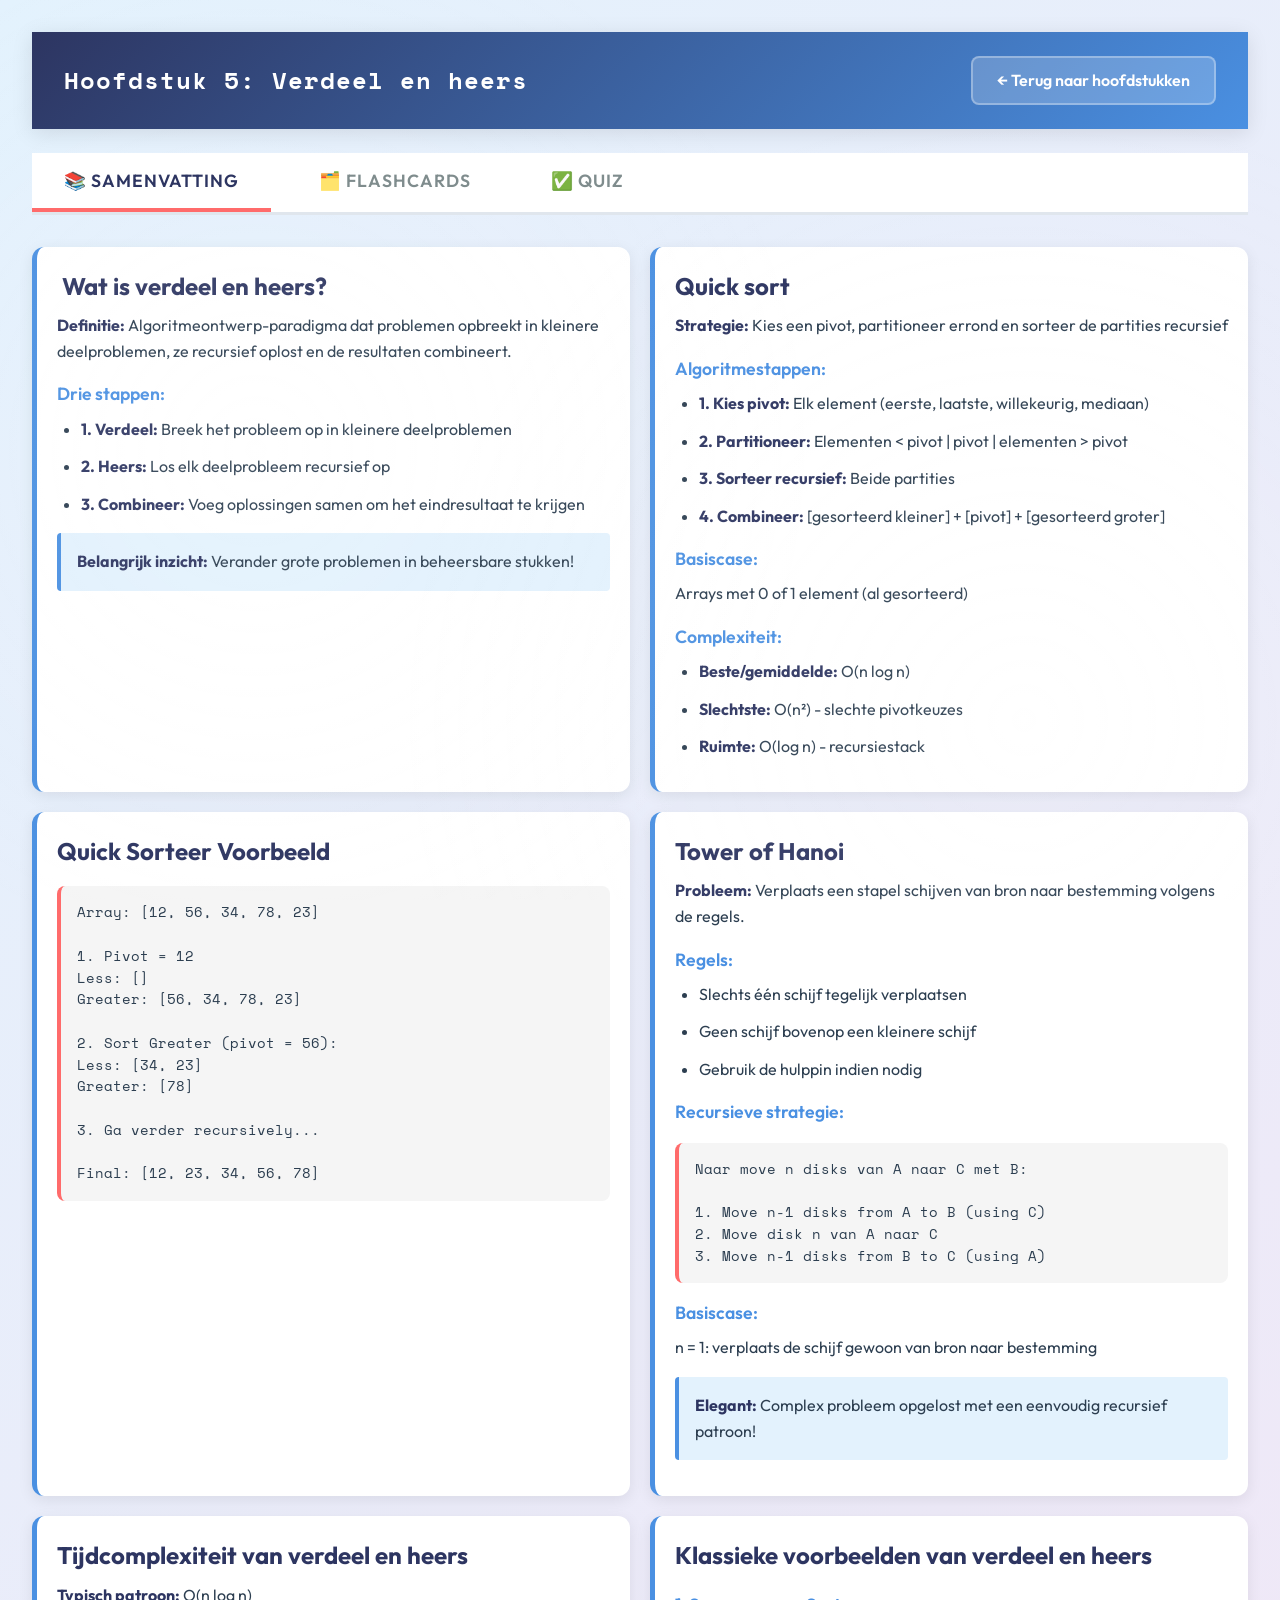
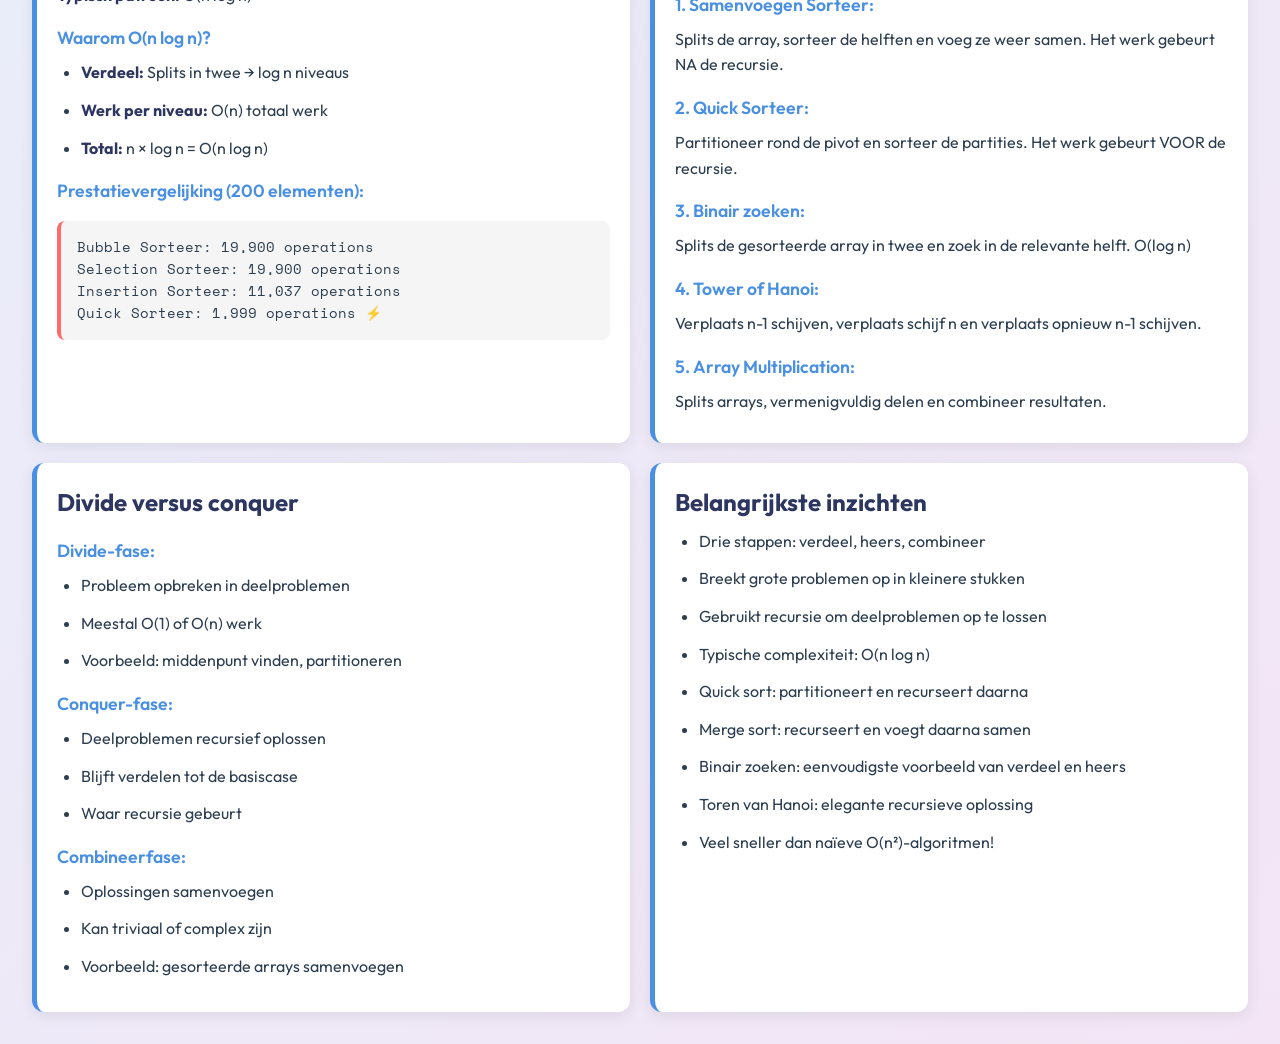
<file: chapter5.html>
<!DOCTYPE html>

<html lang="nl">
<head>
<meta charset="utf-8"/>
<meta content="width=device-width, initial-scale=1.0" name="viewport"/>
<title>Hoofdstuk 5: Verdeel en heers - Programming Advanced</title>
<link href="https://fonts.googleapis.com/css2?family=Space+Mono:wght@400;700&amp;family=Outfit:wght@300;400;600;800&amp;display=swap" rel="stylesheet"/>

    <link rel="stylesheet" href="style.css">
</head>
<body>
<nav class="navbar">
<div class="navbar-content">
<div class="chapter-header">Hoofdstuk 5: Verdeel en heers</div>
<button class="menu-toggle" type="button" aria-label="Menu openen" aria-expanded="false" aria-controls="mobile-menu"><span class="menu-icon">☰</span><span class="menu-label">Menu</span></button>
<a class="back-button" href="index.html">← Terug naar hoofdstukken</a>
</div>
        <div id="mobile-menu" class="mobile-menu" aria-label="Hoofdstuknavigatie">
            <a href="index.html">🏠 Overzicht</a>
            <a href="chapter1.html">01 Introductie & zoeken</a>
            <a href="chapter2.html">02 Sorteeralgoritmen</a>
            <a href="chapter3.html">03 Datastructuren</a>
            <a href="chapter4.html">04 Recursie</a>
            <a href="chapter5.html" class="current">05 Verdeel en heers</a>
            <a href="chapter6.html">06 Backtracking</a>
            <a href="chapter7.html">07 Dynamisch programmeren</a>
            <a href="chapter8.html">08 Grafen</a>
            <a href="chapter9.html">09 Gewogen grafen</a>
            <a href="chapter10.html">10 Greedy-algoritmen</a>
            <a href="chapter11.html">11 Bomen</a>
            <a href="chapter12.html">12 Hashtabellen</a>
            <a href="chapter13.html">13 Cursusherhaling</a>
        </div>
    </nav>
    <div id="mobile-menu-backdrop" class="mobile-menu-backdrop"></div>
<div class="container">
</div>
<div class="section-tabs">
<button class="section-tab active" onclick="switchSection('summary')">📚 Samenvatting</button>
<button class="section-tab" onclick="switchSection('flashcards')">🗂️ Flashcards</button>
<button class="section-tab" onclick="switchSection('quiz')">✅ Quiz</button>
</div>
<div class="section-content active" id="summary">
<div class="summary-grid">
<div class="summary-card">
<h3>️ Wat is verdeel en heers?</h3>
<p><strong>Definitie:</strong> Algoritmeontwerp-paradigma dat problemen opbreekt in kleinere deelproblemen, ze recursief oplost en de resultaten combineert.</p>
<h4>Drie stappen:</h4>
<ul>
<li><strong>1. Verdeel:</strong> Breek het probleem op in kleinere deelproblemen</li>
<li><strong>2. Heers:</strong> Los elk deelprobleem recursief op</li>
<li><strong>3. Combineer:</strong> Voeg oplossingen samen om het eindresultaat te krijgen</li>
</ul>
<div class="highlight-box"><strong>Belangrijk inzicht:</strong> Verander grote problemen in beheersbare stukken!</div>
</div>
<div class="summary-card">
<h3> Quick sort</h3>
<p><strong>Strategie:</strong> Kies een pivot, partitioneer errond en sorteer de partities recursief</p>
<h4>Algoritmestappen:</h4>
<ul>
<li><strong>1. Kies pivot:</strong> Elk element (eerste, laatste, willekeurig, mediaan)</li>
<li><strong>2. Partitioneer:</strong> Elementen &lt; pivot | pivot | elementen &gt; pivot</li>
<li><strong>3. Sorteer recursief:</strong> Beide partities</li>
<li><strong>4. Combineer:</strong> [gesorteerd kleiner] + [pivot] + [gesorteerd groter]</li>
</ul>
<h4>Basiscase:</h4>
<p>Arrays met 0 of 1 element (al gesorteerd)</p>
<h4>Complexiteit:</h4>
<ul>
<li><strong>Beste/gemiddelde:</strong> O(n log n)</li>
<li><strong>Slechtste:</strong> O(n²) - slechte pivotkeuzes</li>
<li><strong>Ruimte:</strong> O(log n) - recursiestack</li>
</ul>
</div>
<div class="summary-card">
<h3> Quick Sorteer Voorbeeld</h3>
<div class="code-block">Array: [12, 56, 34, 78, 23]

1. Pivot = 12
   Less: []
   Greater: [56, 34, 78, 23]

2. Sort Greater (pivot = 56):
   Less: [34, 23]
   Greater: [78]

3. Ga verder recursively...

Final: [12, 23, 34, 56, 78]</div>
</div>
<div class="summary-card">
<h3> Tower of Hanoi</h3>
<p><strong>Probleem:</strong> Verplaats een stapel schijven van bron naar bestemming volgens de regels.</p>
<h4>Regels:</h4>
<ul>
<li>Slechts één schijf tegelijk verplaatsen</li>
<li>Geen schijf bovenop een kleinere schijf</li>
<li>Gebruik de hulppin indien nodig</li>
</ul>
<h4>Recursieve strategie:</h4>
<div class="code-block">Naar move n disks van A naar C met B:

1. Move n-1 disks from A to B (using C)
2. Move disk n van A naar C
3. Move n-1 disks from B to C (using A)</div>
<h4>Basiscase:</h4>
<p>n = 1: verplaats de schijf gewoon van bron naar bestemming</p>
<div class="highlight-box"><strong>Elegant:</strong> Complex probleem opgelost met een eenvoudig recursief patroon!</div>
</div>
<div class="summary-card">
<h3> Tijdcomplexiteit van verdeel en heers</h3>
<p><strong>Typisch patroon:</strong> O(n log n)</p>
<h4>Waarom O(n log n)?</h4>
<ul>
<li><strong>Verdeel:</strong> Splits in twee → log n niveaus</li>
<li><strong>Werk per niveau:</strong> O(n) totaal werk</li>
<li><strong>Total:</strong> n × log n = O(n log n)</li>
</ul>
<h4>Prestatievergelijking (200 elementen):</h4>
<div class="code-block">Bubble Sorteer:    19,900 operations
Selection Sorteer: 19,900 operations  
Insertion Sorteer: 11,037 operations
Quick Sorteer:      1,999 operations ⚡</div>
</div>
<div class="summary-card">
<h3> Klassieke voorbeelden van verdeel en heers</h3>
<h4>1. Samenvoegen Sorteer:</h4>
<p>Splits de array, sorteer de helften en voeg ze weer samen. Het werk gebeurt NA de recursie.</p>
<h4>2. Quick Sorteer:</h4>
<p>Partitioneer rond de pivot en sorteer de partities. Het werk gebeurt VOOR de recursie.</p>
<h4>3. Binair zoeken:</h4>
<p>Splits de gesorteerde array in twee en zoek in de relevante helft. O(log n)</p>
<h4>4. Tower of Hanoi:</h4>
<p>Verplaats n-1 schijven, verplaats schijf n en verplaats opnieuw n-1 schijven.</p>
<h4>5. Array Multiplication:</h4>
<p>Splits arrays, vermenigvuldig delen en combineer resultaten.</p>
</div>
<div class="summary-card">
<h3> Divide versus conquer</h3>
<h4>Divide-fase:</h4>
<ul>
<li>Probleem opbreken in deelproblemen</li>
<li>Meestal O(1) of O(n) werk</li>
<li>Voorbeeld: middenpunt vinden, partitioneren</li>
</ul>
<h4>Conquer-fase:</h4>
<ul>
<li>Deelproblemen recursief oplossen</li>
<li>Blijft verdelen tot de basiscase</li>
<li>Waar recursie gebeurt</li>
</ul>
<h4>Combineerfase:</h4>
<ul>
<li>Oplossingen samenvoegen</li>
<li>Kan triviaal of complex zijn</li>
<li>Voorbeeld: gesorteerde arrays samenvoegen</li>
</ul>
</div>
<div class="summary-card">
<h3> Belangrijkste inzichten</h3>
<ul>
<li>Drie stappen: verdeel, heers, combineer</li>
<li>Breekt grote problemen op in kleinere stukken</li>
<li>Gebruikt recursie om deelproblemen op te lossen</li>
<li>Typische complexiteit: O(n log n)</li>
<li>Quick sort: partitioneert en recurseert daarna</li>
<li>Merge sort: recurseert en voegt daarna samen</li>
<li>Binair zoeken: eenvoudigste voorbeeld van verdeel en heers</li>
<li>Toren van Hanoi: elegante recursieve oplossing</li>
<li>Veel sneller dan naïeve O(n²)-algoritmen!</li>
</ul>
</div>
</div>
</div>
<div class="section-content" id="flashcards">
<div class="quiz-container">
<div class="quiz-section">
<h3>📇 Flashcards</h3>
<div class="flashcard" onclick="toggleFlashcard(this)"><div class="flashcard-question">Three stappen of Verdeel en heers?<span>▼</span></div><div class="flashcard-answer">1. Verdeel 2. Heers 3. Combineer</div></div>
<div class="flashcard" onclick="toggleFlashcard(this)"><div class="flashcard-question">Wat is Verdeel en heers?<span>▼</span></div><div class="flashcard-answer">Breek probleem in smaller subproblems, oplossen recursively, samenvoegen results</div></div>
<div class="flashcard" onclick="toggleFlashcard(this)"><div class="flashcard-question">Quick Sorteer tijdcomplexiteit?<span>▼</span></div><div class="flashcard-answer">O(n log n) average, O(n²) worst case</div></div>
<div class="flashcard" onclick="toggleFlashcard(this)"><div class="flashcard-question">Binair zoeken is voorbeeld of?<span>▼</span></div><div class="flashcard-answer">Verdeel en heers - splitst array in half repeatedly</div></div>
<div class="flashcard" onclick="toggleFlashcard(this)"><div class="flashcard-question">Typical D&amp;C tijdcomplexiteit?<span>▼</span></div><div class="flashcard-answer">O(n log n) for most divide and conquer algorithms</div></div>
<div class="flashcard" onclick="toggleFlashcard(this)"><div class="flashcard-question">Quick Sorteer base geval?<span>▼</span></div><div class="flashcard-answer">Arrays met 0 of 1 element (al gesorteerd)</div></div>
<div class="flashcard" onclick="toggleFlashcard(this)"><div class="flashcard-question">Wat is pivot in Quick Sorteer?<span>▼</span></div><div class="flashcard-answer">Element chosen naar partitioneer array in less/greater groups</div></div>
<div class="flashcard" onclick="toggleFlashcard(this)"><div class="flashcard-question">Tower of Hanoi strategie?<span>▼</span></div><div class="flashcard-answer">Move n-1 disks, move disk n, move n-1 disks again</div></div>
<div class="flashcard" onclick="toggleFlashcard(this)"><div class="flashcard-question">Samenvoegen Sorteer divides in hoe many parts?<span>▼</span></div><div class="flashcard-answer">Two - splitst array in half</div></div>
<div class="flashcard" onclick="toggleFlashcard(this)"><div class="flashcard-question">Quick Sorteer vs Samenvoegen Sorteer?<span>▼</span></div><div class="flashcard-answer">Quick: work before recursion (partition). Merge: work after (merge)</div></div>
</div>
</div>
</div>
<div class="section-content" id="quiz">
<div class="quiz-container">
<div class="quiz-section">
<h3>✅ Quiz</h3>
<form id="mcq-form">
<div class="quiz-question"><div class="question-number">V1</div><div class="question-text">Three stappen of Verdeel en heers?</div><div class="options">
<label class="option-label"><input name="q1" required="" type="radio" value="0"/><span>Sorteer, Zoeken, Samenvoegen</span></label>
<label class="option-label"><input name="q1" required="" type="radio" value="1"/><span>Verdeel, Heers, Combineer</span></label>
<label class="option-label"><input name="q1" required="" type="radio" value="2"/><span>Splits, Process, Join</span></label>
</div></div>
<div class="quiz-question"><div class="question-number">V2</div><div class="question-text">Welke algoritme gebruikt Verdeel en heers?</div><div class="options">
<label class="option-label"><input name="q2" required="" type="radio" value="0"/><span>Bubble sort</span></label>
<label class="option-label"><input name="q2" required="" type="radio" value="1"/><span>Merge sort</span></label>
<label class="option-label"><input name="q2" required="" type="radio" value="2"/><span>Insertion sort</span></label>
</div></div>
<div class="quiz-question"><div class="question-number">V3</div><div class="question-text">Binair zoeken is een voorbeeld of:</div><div class="options">
<label class="option-label"><input name="q3" required="" type="radio" value="0"/><span>Greedy-algoritme</span></label>
<label class="option-label"><input name="q3" required="" type="radio" value="1"/><span>Verdeel en heers</span></label>
<label class="option-label"><input name="q3" required="" type="radio" value="2"/><span>Dynamisch programmeren</span></label>
</div></div>
<div class="quiz-question"><div class="question-number">V4</div><div class="question-text">Typical D&amp;C tijdcomplexiteit?</div><div class="options">
<label class="option-label"><input name="q4" required="" type="radio" value="0"/><span>O(n)</span></label>
<label class="option-label"><input name="q4" required="" type="radio" value="1"/><span>O(n log n)</span></label>
<label class="option-label"><input name="q4" required="" type="radio" value="2"/><span>O(n²)</span></label>
</div></div>
<div class="quiz-question"><div class="question-number">V5</div><div class="question-text">Samenvoegen Sorteer divides array in hoe many parts?</div><div class="options">
<label class="option-label"><input name="q5" required="" type="radio" value="0"/><span>One</span></label>
<label class="option-label"><input name="q5" required="" type="radio" value="1"/><span>Two</span></label>
<label class="option-label"><input name="q5" required="" type="radio" value="2"/><span>Three</span></label>
</div></div>
<button class="submit-quiz" type="submit">Indienen</button>
</form>
<div id="mcq-result"></div>
</div>
</div>
</div>

<script>
        // Quiz Configuration
        const QUIZ_CONFIG = {
            'chapter5-mcq': {
                answers: [1, 1, 1, 1, 1],
                total: 5
            }
        };

        // Storage functions
        function saveQuizData(quizId, data) {
            localStorage.setItem(quizId, JSON.stringify(data));
        }

        function loadQuizData(quizId) {
            const data = localStorage.getItem(quizId);
            return data ? JSON.parse(data) : null;
        }

        // Switch between sections
        function switchSection(sectionName) {
            const tabs = document.querySelectorAll('.section-tab');
            const contents = document.querySelectorAll('.section-content');
            
            tabs.forEach(tab => tab.classList.remove('active'));
            contents.forEach(content => content.classList.remove('active'));
            
            event.target.classList.add('active');
            document.getElementById(sectionName).classList.add('active');
        }

        // Flashcard toggle
        function toggleFlashcard(card) {
            const answer = card.querySelector('.flashcard-answer');
            answer.classList.toggle('show');
        }

        // Restore saved answers for a quiz
        function restoreAnswers(formId, quizId) {
            const savedData = loadQuizData(quizId);
            if (!savedData || !savedData.userAnswers) return;

            const form = document.getElementById(formId);
            Object.entries(savedData.userAnswers).forEach(([questionName, value]) => {
                const input = form.querySelector(`input[name="${questionName}"][value="${value}"]`);
                if (input) {
                    input.checked = true;
                }
            });

            if (savedData.submitted) {
                showAnswerFeedback(formId, quizId, savedData.userAnswers);
            }
        }

        // Show feedback for each answer
        function showAnswerFeedback(formId, quizId, userAnswers) {
            const form = document.getElementById(formId);
            const config = QUIZ_CONFIG[quizId];
            const questionPrefix = quizId.includes('mcq') ? 'q' : quizId.includes('tf') ? 'tf' : 'code';
            
            for (let i = 0; i < config.total; i++) {
                const questionName = `${questionPrefix}${i + 1}`;
                const userAnswer = parseInt(userAnswers[questionName]);
                const juistAnswer = config.answers[i];
                
                form.querySelectorAll(`input[name="${questionName}"]`).forEach(input => {
                    const label = input.closest('.option-label');
                    const value = parseInt(input.value);
                    
                    label.classList.remove('correct', 'incorrect');
                    
                    if (value === juistAnswer) {
                        label.classList.add('correct');
                    } else if (value === userAnswer && value !== juistAnswer) {
                        label.classList.add('incorrect');
                    }
                    
                    input.disabled = true;
                });
            }
            
            // Update submit button to show reset option
            const submitBtn = form.querySelector('.submit-quiz');
            if (submitBtn) {
                submitBtn.disabled = true;
                submitBtn.style.display = 'none';
            }
            
            // Show or create reset button
            let resetBtn = form.querySelector('.reset-quiz');
            if (!resetBtn) {
                resetBtn = document.createElement('button');
                resetBtn.type = 'button';
                resetBtn.className = 'reset-quiz';
                resetBtn.textContent = '🔄 Quiz opnieuw starten';
                resetBtn.onclick = function() { resetQuiz(formId, quizId); };
                submitBtn.parentNode.insertBefore(resetBtn, submitBtn.nextSibling);
            }
            resetBtn.style.display = 'block';
        }

        // Reset quiz function
        function resetQuiz(formId, quizId) {
            const form = document.getElementById(formId);
            
            // Clear saved data
            localStorage.removeItem(quizId);
            
            // Reset form
            form.reset();
            
            // Remove all feedback styling
            form.querySelectorAll('.option-label').forEach(label => {
                label.classList.remove('correct', 'incorrect');
            });
            
            // Re-enable all inputs
            form.querySelectorAll('input').forEach(input => {
                input.disabled = false;
            });
            
            // Hide reset button, show submit button
            const resetBtn = form.querySelector('.reset-quiz');
            const submitBtn = form.querySelector('.submit-quiz');
            if (resetBtn) resetBtn.style.display = 'none';
            if (submitBtn) {
                submitBtn.disabled = false;
                submitBtn.style.display = 'block';
            }
            
            // Clear result display
            const resultId = formId.replace('-form', '-result');
            const resultDiv = document.getElementById(resultId);
            if (resultDiv) {
                resultDiv.className = '';
                resultDiv.textContent = '';
            }
            
            // Scroll to top of quiz
            form.scrollIntoView({ behavior: 'smooth', block: 'start' });
        }

        // Handle quiz submission
        function handleQuizSubmit(e, formId, quizId) {
            e.preventDefault();
            const form = document.getElementById(formId);
            const config = QUIZ_CONFIG[quizId];
            const formData = new FormData(form);
            const questionPrefix = quizId.includes('mcq') ? 'q' : quizId.includes('tf') ? 'tf' : 'code';
            
            let juist = 0;
            const userAnswers = {};
            
            for (let i = 0; i < config.total; i++) {
                const questionName = `${questionPrefix}${i + 1}`;
                const selected = parseInt(formData.get(questionName));
                userAnswers[questionName] = selected;
                
                if (selected === config.answers[i]) {
                    juist++;
                }
            }
            
            // Save results
            saveQuizData(quizId, {
                userAnswers: userAnswers,
                score: juist,
                total: config.total,
                submitted: true,
                timestamp: new Date().toISOString()
            });
            
            // Show feedback
            showAnswerFeedback(formId, quizId, userAnswers);
            
            // Show result
            const resultId = formId.replace('-form', '-result');
            showResult(resultId, juist, config.total);
        }

        // Show quiz result
        function showResult(elementId, juist, total) {
            const percentage = (juist / total) * 100;
            const resultDiv = document.getElementById(elementId);
            
            let resultClass, message;
            if (percentage >= 80) {
                resultClass = 'excellent';
                message = `🎉 Uitstekend! ${juist}/${total} juist (${percentage.toFixed(0)}%)`;
            } else if (percentage >= 60) {
                resultClass = 'good';
                message = `👍 Goed gedaan! ${juist}/${total} juist (${percentage.toFixed(0)}%). Herhaal de concepten die je gemist hebt.`;
            } else {
                resultClass = 'needs-work';
                message = `📚 ${juist}/${total} juist (${percentage.toFixed(0)}%). Bestudeer de samenvatting en probeer opnieuw!`;
            }
            
            resultDiv.className = `quiz-result ${resultClass}`;
            resultDiv.textContent = message;
            resultDiv.scrollIntoView({ behavior: 'smooth', block: 'nearest' });
        }

        // Initialize quizzes
        document.addEventListener('DOMContentLoaded', function() {
            // Multiple Choice Quiz
            const mcqForm = document.getElementById('mcq-form');
            if (mcqForm) {
                mcqForm.addEventListener('submit', (e) => handleQuizSubmit(e, 'mcq-form', 'chapter5-mcq'));
                restoreAnswers('mcq-form', 'chapter5-mcq');
            }
        });
    </script>


<script>
        // Verbeterd mobiel menu
        (function () {
            const toggle = document.querySelector('.menu-toggle');
            const menu = document.getElementById('mobile-menu');
            const backdrop = document.getElementById('mobile-menu-backdrop');
            if (!toggle || !menu) return;

            const icon = toggle.querySelector('.menu-icon') || toggle;

            function openMenu() {
                menu.classList.add('open');
                document.body.classList.add('menu-open');
                toggle.setAttribute('aria-expanded', 'true');
                if (icon) icon.textContent = '×';
            }

            function closeMenu() {
                menu.classList.remove('open');
                document.body.classList.remove('menu-open');
                toggle.setAttribute('aria-expanded', 'false');
                if (icon) icon.textContent = '☰';
            }

            toggle.addEventListener('click', function () {
                menu.classList.contains('open') ? closeMenu() : openMenu();
            });

            if (backdrop) backdrop.addEventListener('click', closeMenu);
            menu.querySelectorAll('a').forEach(link => link.addEventListener('click', closeMenu));
            document.addEventListener('keydown', event => { if (event.key === 'Escape') closeMenu(); });
            window.addEventListener('resize', () => { if (window.innerWidth > 900) closeMenu(); });
        })();
</script>


</body>
</html>
</file>
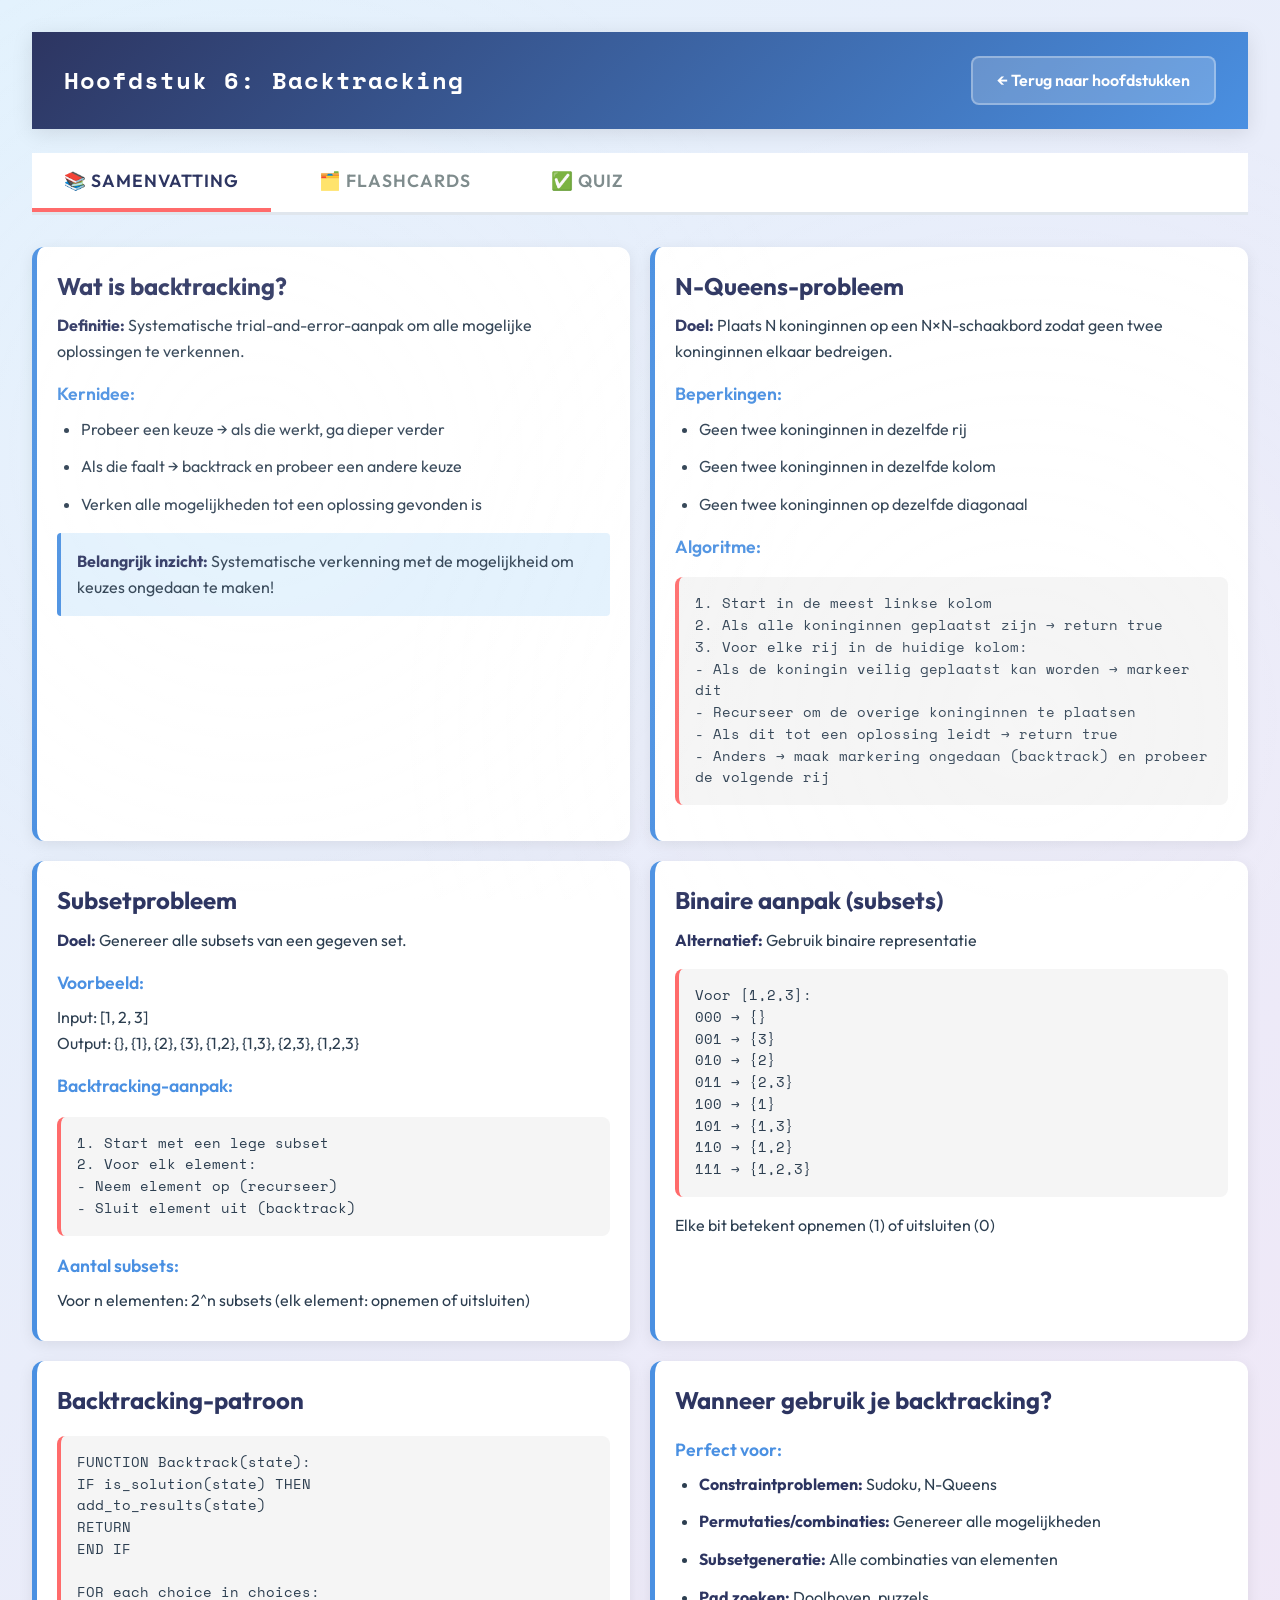
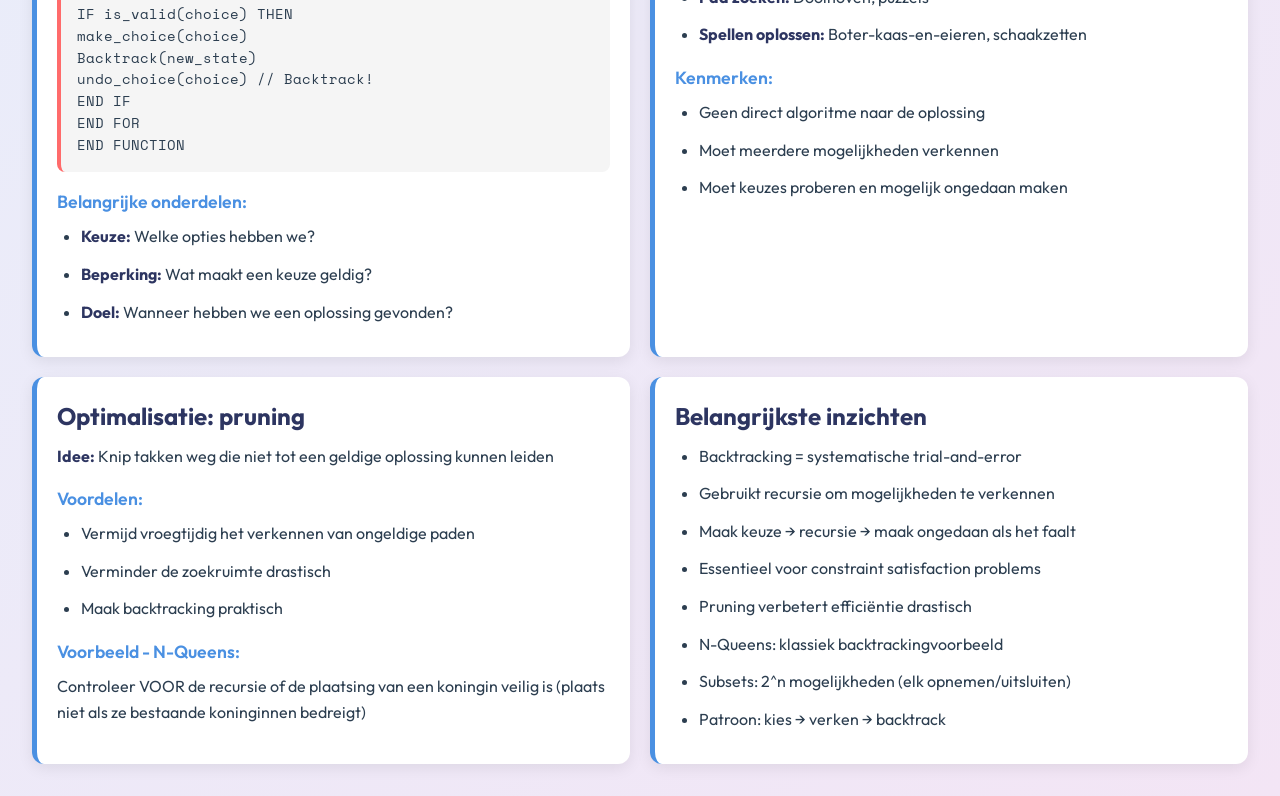
<file: chapter6.html>
<!DOCTYPE html>

<html lang="nl">
<head>
<meta charset="utf-8"/>
<meta content="width=device-width, initial-scale=1.0" name="viewport"/>
<title>Hoofdstuk 6: Backtracking - Programming Advanced</title>
<link href="https://fonts.googleapis.com/css2?family=Space+Mono:wght@400;700&amp;family=Outfit:wght@300;400;600;800&amp;display=swap" rel="stylesheet"/>

    <link rel="stylesheet" href="style.css">
</head>
<body>
<nav class="navbar">
<div class="navbar-content">
<div class="chapter-header">Hoofdstuk 6: Backtracking</div>
<button class="menu-toggle" type="button" aria-label="Menu openen" aria-expanded="false" aria-controls="mobile-menu"><span class="menu-icon">☰</span><span class="menu-label">Menu</span></button>
<a class="back-button" href="index.html">← Terug naar hoofdstukken</a>
</div>
        <div id="mobile-menu" class="mobile-menu" aria-label="Hoofdstuknavigatie">
            <a href="index.html">🏠 Overzicht</a>
            <a href="chapter1.html">01 Introductie & zoeken</a>
            <a href="chapter2.html">02 Sorteeralgoritmen</a>
            <a href="chapter3.html">03 Datastructuren</a>
            <a href="chapter4.html">04 Recursie</a>
            <a href="chapter5.html">05 Verdeel en heers</a>
            <a href="chapter6.html" class="current">06 Backtracking</a>
            <a href="chapter7.html">07 Dynamisch programmeren</a>
            <a href="chapter8.html">08 Grafen</a>
            <a href="chapter9.html">09 Gewogen grafen</a>
            <a href="chapter10.html">10 Greedy-algoritmen</a>
            <a href="chapter11.html">11 Bomen</a>
            <a href="chapter12.html">12 Hashtabellen</a>
            <a href="chapter13.html">13 Cursusherhaling</a>
        </div>
    </nav>
    <div id="mobile-menu-backdrop" class="mobile-menu-backdrop"></div>
<div class="container">
</div>
<div class="section-tabs">
<button class="section-tab active" onclick="switchSection('summary')">📚 Samenvatting</button>
<button class="section-tab" onclick="switchSection('flashcards')">🗂️ Flashcards</button>
<button class="section-tab" onclick="switchSection('quiz')">✅ Quiz</button>
</div>
<div class="section-content active" id="summary">
<div class="summary-grid">
<div class="summary-card">
<h3> Wat is backtracking?</h3>
<p><strong>Definitie:</strong> Systematische trial-and-error-aanpak om alle mogelijke oplossingen te verkennen.</p>
<h4>Kernidee:</h4>
<ul>
<li>Probeer een keuze → als die werkt, ga dieper verder</li>
<li>Als die faalt → backtrack en probeer een andere keuze</li>
<li>Verken alle mogelijkheden tot een oplossing gevonden is</li>
</ul>
<div class="highlight-box"><strong>Belangrijk inzicht:</strong> Systematische verkenning met de mogelijkheid om keuzes ongedaan te maken!</div>
</div>
<div class="summary-card">
<h3> N-Queens-probleem</h3>
<p><strong>Doel:</strong> Plaats N koninginnen op een N×N-schaakbord zodat geen twee koninginnen elkaar bedreigen.</p>
<h4>Beperkingen:</h4>
<ul>
<li>Geen twee koninginnen in dezelfde rij</li>
<li>Geen twee koninginnen in dezelfde kolom</li>
<li>Geen twee koninginnen op dezelfde diagonaal</li>
</ul>
<h4>Algoritme:</h4>
<div class="code-block">1. Start in de meest linkse kolom
2. Als alle koninginnen geplaatst zijn → return true
3. Voor elke rij in de huidige kolom:
   - Als de koningin veilig geplaatst kan worden → markeer dit
   - Recurseer om de overige koninginnen te plaatsen
   - Als dit tot een oplossing leidt → return true
   - Anders → maak markering ongedaan (backtrack) en probeer de volgende rij</div>
</div>
<div class="summary-card">
<h3> Subsetprobleem</h3>
<p><strong>Doel:</strong> Genereer alle subsets van een gegeven set.</p>
<h4>Voorbeeld:</h4>
<p>Input: [1, 2, 3]<br/>Output: {}, {1}, {2}, {3}, {1,2}, {1,3}, {2,3}, {1,2,3}</p>
<h4>Backtracking-aanpak:</h4>
<div class="code-block">1. Start met een lege subset
2. Voor elk element:
   - Neem element op (recurseer)
   - Sluit element uit (backtrack)</div>
<h4>Aantal subsets:</h4>
<p>Voor n elementen: 2^n subsets (elk element: opnemen of uitsluiten)</p>
</div>
<div class="summary-card">
<h3> Binaire aanpak (subsets)</h3>
<p><strong>Alternatief:</strong> Gebruik binaire representatie</p>
<div class="code-block">Voor [1,2,3]:
000 → {}
001 → {3}
010 → {2}
011 → {2,3}
100 → {1}
101 → {1,3}
110 → {1,2}
111 → {1,2,3}</div>
<p>Elke bit betekent opnemen (1) of uitsluiten (0)</p>
</div>
<div class="summary-card">
<h3> Backtracking-patroon</h3>
<div class="code-block">FUNCTION Backtrack(state):
  IF is_solution(state) THEN
    add_to_results(state)
    RETURN
  END IF
  
  FOR each choice in choices:
    IF is_valid(choice) THEN
      make_choice(choice)
      Backtrack(new_state)
      undo_choice(choice)  // Backtrack!
    END IF
  END FOR
END FUNCTION</div>
<h4>Belangrijke onderdelen:</h4>
<ul>
<li><strong>Keuze:</strong> Welke opties hebben we?</li>
<li><strong>Beperking:</strong> Wat maakt een keuze geldig?</li>
<li><strong>Doel:</strong> Wanneer hebben we een oplossing gevonden?</li>
</ul>
</div>
<div class="summary-card">
<h3> Wanneer gebruik je backtracking?</h3>
<h4>Perfect voor:</h4>
<ul>
<li><strong>Constraintproblemen:</strong> Sudoku, N-Queens</li>
<li><strong>Permutaties/combinaties:</strong> Genereer alle mogelijkheden</li>
<li><strong>Subsetgeneratie:</strong> Alle combinaties van elementen</li>
<li><strong>Pad zoeken:</strong> Doolhoven, puzzels</li>
<li><strong>Spellen oplossen:</strong> Boter-kaas-en-eieren, schaakzetten</li>
</ul>
<h4>Kenmerken:</h4>
<ul>
<li>Geen direct algoritme naar de oplossing</li>
<li>Moet meerdere mogelijkheden verkennen</li>
<li>Moet keuzes proberen en mogelijk ongedaan maken</li>
</ul>
</div>
<div class="summary-card">
<h3> Optimalisatie: pruning</h3>
<p><strong>Idee:</strong> Knip takken weg die niet tot een geldige oplossing kunnen leiden</p>
<h4>Voordelen:</h4>
<ul>
<li>Vermijd vroegtijdig het verkennen van ongeldige paden</li>
<li>Verminder de zoekruimte drastisch</li>
<li>Maak backtracking praktisch</li>
</ul>
<h4>Voorbeeld - N-Queens:</h4>
<p>Controleer VOOR de recursie of de plaatsing van een koningin veilig is (plaats niet als ze bestaande koninginnen bedreigt)</p>
</div>
<div class="summary-card">
<h3> Belangrijkste inzichten</h3>
<ul>
<li>Backtracking = systematische trial-and-error</li>
<li>Gebruikt recursie om mogelijkheden te verkennen</li>
<li>Maak keuze → recursie → maak ongedaan als het faalt</li>
<li>Essentieel voor constraint satisfaction problems</li>
<li>Pruning verbetert efficiëntie drastisch</li>
<li>N-Queens: klassiek backtrackingvoorbeeld</li>
<li>Subsets: 2^n mogelijkheden (elk opnemen/uitsluiten)</li>
<li>Patroon: kies → verken → backtrack</li>
</ul>
</div>
</div>
</div>
<div class="section-content" id="flashcards">
<div class="quiz-container">
<div class="quiz-section">
<h3>📇 Flashcards</h3>
<div class="flashcard" onclick="toggleFlashcard(this)"><div class="flashcard-question">Wat is backtracking?<span>▼</span></div><div class="flashcard-answer">Systematische trial-and-error-aanpak: probeer een keuze → als die werkt, ga verder; als die faalt → maak ongedaan en probeer een andere keuze</div></div>
<div class="flashcard" onclick="toggleFlashcard(this)"><div class="flashcard-question">Beperkingen bij N-Queens?<span>▼</span></div><div class="flashcard-answer">Geen twee koninginnen in dezelfde rij, kolom of diagonaal</div></div>
<div class="flashcard" onclick="toggleFlashcard(this)"><div class="flashcard-question">Hoeveel subsets voor n elementen?<span>▼</span></div><div class="flashcard-answer">2^n subsets (each element: include or exclude)</div></div>
<div class="flashcard" onclick="toggleFlashcard(this)"><div class="flashcard-question">Wat is pruning bij backtracking?<span>▼</span></div><div class="flashcard-answer">Takken vroeg wegknippen die niet tot een geldige oplossing kunnen leiden</div></div>
<div class="flashcard" onclick="toggleFlashcard(this)"><div class="flashcard-question">Wanneer gebruik je backtracking?<span>▼</span></div><div class="flashcard-answer">Constraintproblemen, permutaties, combinaties, pad zoeken, puzzels</div></div>
<div class="flashcard" onclick="toggleFlashcard(this)"><div class="flashcard-question">Stappen van het backtracking-patroon?<span>▼</span></div><div class="flashcard-answer">1. Maak keuze 2. Recurseer 3. Maak keuze ongedaan (backtrack)</div></div>
<div class="flashcard" onclick="toggleFlashcard(this)"><div class="flashcard-question">Subsets of [1,2]?<span>▼</span></div><div class="flashcard-answer">{}, {1}, {2}, {1,2} - total 2^2 = 4 subsets</div></div>
<div class="flashcard" onclick="toggleFlashcard(this)"><div class="flashcard-question">Welke techniek gebruikt backtracking?<span>▼</span></div><div class="flashcard-answer">Recursie - om alle mogelijkheden systematisch te verkennen</div></div>
<div class="flashcard" onclick="toggleFlashcard(this)"><div class="flashcard-question">N-Queens voor 4×4 board?<span>▼</span></div><div class="flashcard-answer">2 oplossingen exist voor 4-Queens probleem</div></div>
<div class="flashcard" onclick="toggleFlashcard(this)"><div class="flashcard-question">Belangrijk voordeel van backtracking?<span>▼</span></div><div class="flashcard-answer">Verkent alle mogelijkheden systematisch en vermijdt onnodig werk via pruning</div></div>
</div>
</div>
</div>
<div class="section-content" id="quiz">
<div class="quiz-container">
<div class="quiz-section">
<h3>✅ Quiz</h3>
<form id="mcq-form">
<div class="quiz-question">
<div class="question-number">Vraag 1</div>
<div class="question-text">Wat is backtracking?</div>
<div class="options">
<label class="option-label"><input name="q1" required="" type="radio" value="0"/><span>Reversing een linked lijst</span></label>
<label class="option-label"><input name="q1" required="" type="radio" value="1"/><span>Trial-and-error om oplossingen te vinden</span></label>
<label class="option-label"><input name="q1" required="" type="radio" value="2"/><span>Sorteeralgoritme</span></label>
<label class="option-label"><input name="q1" required="" type="radio" value="3"/><span>Graaftraversal-methode</span></label>
</div>
</div>
<div class="quiz-question">
<div class="question-number">Vraag 2</div>
<div class="question-text">Wat moet waar zijn in het N-Queens-probleem?</div>
<div class="options">
<label class="option-label"><input name="q2" required="" type="radio" value="0"/><span>Alle queens in dezelfde rij</span></label>
<label class="option-label"><input name="q2" required="" type="radio" value="1"/><span>Geen twee koninginnen bedreigen elkaar</span></label>
<label class="option-label"><input name="q2" required="" type="radio" value="2"/><span>Koninginnen moeten naast elkaar staan</span></label>
<label class="option-label"><input name="q2" required="" type="radio" value="3"/><span>Het bord moet 8×8 zijn</span></label>
</div>
</div>
<div class="quiz-question">
<div class="question-number">Vraag 3</div>
<div class="question-text">Hoeveel subsets doet een set met 3 elementen have?</div>
<div class="options">
<label class="option-label"><input name="q3" required="" type="radio" value="0"/><span>3</span></label>
<label class="option-label"><input name="q3" required="" type="radio" value="1"/><span>6</span></label>
<label class="option-label"><input name="q3" required="" type="radio" value="2"/><span>8</span></label>
<label class="option-label"><input name="q3" required="" type="radio" value="3"/><span>9</span></label>
</div>
</div>
<div class="quiz-question">
<div class="question-number">Vraag 4</div>
<div class="question-text">Wat is pruning bij backtracking?</div>
<div class="options">
<label class="option-label"><input name="q4" required="" type="radio" value="0"/><span>Duplicaten verwijderen</span></label>
<label class="option-label"><input name="q4" required="" type="radio" value="1"/><span>Cutting branches dat can't leiden naar geldig oplossing</span></label>
<label class="option-label"><input name="q4" required="" type="radio" value="2"/><span>Sorteren results</span></label>
<label class="option-label"><input name="q4" required="" type="radio" value="3"/><span>Optimizing geheugen</span></label>
</div>
</div>
<div class="quiz-question">
<div class="question-number">Vraag 5</div>
<div class="question-text">Given deze backtracking pseudocode, wat doet het doe?<br/><br/>
<div class="code-block">FUNCTION Solve(row):
  IF row == N THEN return true
  FOR col = 0 to N-1:
    IF isSafe(row, col):
      place X at (row, col)
      IF Solve(row + 1) THEN return true
      remove X from (row, col)
  RETURN false</div></div>
<div class="options">
<label class="option-label"><input name="q5" required="" type="radio" value="0"/><span>Lost op N-Queens probleem</span></label>
<label class="option-label"><input name="q5" required="" type="radio" value="1"/><span>Generates subsets</span></label>
<label class="option-label"><input name="q5" required="" type="radio" value="2"/><span>Lost op Sudoku</span></label>
<label class="option-label"><input name="q5" required="" type="radio" value="3"/><span>Vindt pad in maze</span></label>
</div>
</div>
<div class="quiz-question">
<div class="question-number">Vraag 6</div>
<div class="question-text">Backtracking gebruikt welke programming technique?</div>
<div class="options">
<label class="option-label"><input name="q6" required="" type="radio" value="0"/><span>Iteratie alleen</span></label>
<label class="option-label"><input name="q6" required="" type="radio" value="1"/><span>Recursie</span></label>
<label class="option-label"><input name="q6" required="" type="radio" value="2"/><span>Dynamisch programmeren</span></label>
<label class="option-label"><input name="q6" required="" type="radio" value="3"/><span>Greedy aanpak</span></label>
</div>
</div>
<div class="quiz-question">
<div class="question-number">Vraag 7</div>
<div class="question-text">Voor set [A, B], wat zijn ALLE subsets?</div>
<div class="options">
<label class="option-label"><input name="q7" required="" type="radio" value="0"/><span>{}, {A}, {B}, {A,B}</span></label>
<label class="option-label"><input name="q7" required="" type="radio" value="1"/><span>{A}, {B}, {A,B}</span></label>
<label class="option-label"><input name="q7" required="" type="radio" value="2"/><span>{}, {A,B}</span></label>
<label class="option-label"><input name="q7" required="" type="radio" value="3"/><span>{A}, {B}</span></label>
</div>
</div>
<div class="quiz-question">
<div class="question-number">Vraag 8</div>
<div class="question-text">In N-Queens, na placing een queen, wat gebeurt als nee geldig position exists voor volgende queen?</div>
<div class="options">
<label class="option-label"><input name="q8" required="" type="radio" value="0"/><span>Program crashes</span></label>
<label class="option-label"><input name="q8" required="" type="radio" value="1"/><span>Verwijder de koningin en probeer een andere positie</span></label>
<label class="option-label"><input name="q8" required="" type="radio" value="2"/><span>Sla over dat rij</span></label>
<label class="option-label"><input name="q8" required="" type="radio" value="3"/><span>Begin opnieuw vanaf het begin</span></label>
</div>
</div>
<div class="quiz-question">
<div class="question-number">Vraag 9</div>
<div class="question-text">Binary representation 101 voor set [1,2,3] represents welke subset?</div>
<div class="options">
<label class="option-label"><input name="q9" required="" type="radio" value="0"/><span>{1,3}</span></label>
<label class="option-label"><input name="q9" required="" type="radio" value="1"/><span>{2}</span></label>
<label class="option-label"><input name="q9" required="" type="radio" value="2"/><span>{1,2}</span></label>
<label class="option-label"><input name="q9" required="" type="radio" value="3"/><span>{1,2,3}</span></label>
</div>
</div>
<div class="quiz-question">
<div class="question-number">Vraag 10</div>
<div class="question-text">Welk probleem wordt normaal NIET met backtracking opgelost?</div>
<div class="options">
<label class="option-label"><input name="q10" required="" type="radio" value="0"/><span>Sudoku</span></label>
<label class="option-label"><input name="q10" required="" type="radio" value="1"/><span>Binair zoeken</span></label>
<label class="option-label"><input name="q10" required="" type="radio" value="2"/><span>N-Queens</span></label>
<label class="option-label"><input name="q10" required="" type="radio" value="3"/><span>Maze oplossen</span></label>
</div>
</div>
<div class="quiz-question">
<div class="question-number">Vraag 11</div>
<div class="question-text">Given deze code, hoe many subsets will zijn generated?<br/><br/>
<div class="code-block">GenerateSubsets([5, 10, 15])</div></div>
<div class="options">
<label class="option-label"><input name="q11" required="" type="radio" value="0"/><span>3</span></label>
<label class="option-label"><input name="q11" required="" type="radio" value="1"/><span>6</span></label>
<label class="option-label"><input name="q11" required="" type="radio" value="2"/><span>8</span></label>
<label class="option-label"><input name="q11" required="" type="radio" value="3"/><span>9</span></label>
</div>
</div>
<div class="quiz-question">
<div class="question-number">Vraag 12</div>
<div class="question-text">Wat is de sleutel characteristic of backtracking?</div>
<div class="options">
<label class="option-label"><input name="q12" required="" type="radio" value="0"/><span>Altijd vindt optimaal oplossing</span></label>
<label class="option-label"><input name="q12" required="" type="radio" value="1"/><span>De mogelijkheid om keuzes ongedaan te maken en alternatieven te proberen</span></label>
<label class="option-label"><input name="q12" required="" type="radio" value="2"/><span>Gebruikt constante ruimte</span></label>
<label class="option-label"><input name="q12" required="" type="radio" value="3"/><span>Lineaire tijdcomplexiteit</span></label>
</div>
</div>
<div class="quiz-question">
<div class="question-number">Vraag 13</div>
<div class="question-text">Wat doet deze backtracking patroon doe?<br/><br/>
<div class="code-block">FUNCTION Backtrack(current, remaining):
  IF remaining is empty:
    toevoegen huidige naar results
  ELSE:
    Backtrack(current + first, rest)  // Opnemen
    Backtrack(current, rest)           // Uitsluiten</div></div>
<div class="options">
<label class="option-label"><input name="q13" required="" type="radio" value="0"/><span>Generates alle permutations</span></label>
<label class="option-label"><input name="q13" required="" type="radio" value="1"/><span>Genereert alle subsets</span></label>
<label class="option-label"><input name="q13" required="" type="radio" value="2"/><span>Lost op N-Queens</span></label>
<label class="option-label"><input name="q13" required="" type="radio" value="3"/><span>Vindt shortest pad</span></label>
</div>
</div>
<div class="quiz-question">
<div class="question-number">Vraag 14</div>
<div class="question-text">Hoeveel subsets doet een lege set have?</div>
<div class="options">
<label class="option-label"><input name="q14" required="" type="radio" value="0"/><span>0</span></label>
<label class="option-label"><input name="q14" required="" type="radio" value="1"/><span>1</span></label>
<label class="option-label"><input name="q14" required="" type="radio" value="2"/><span>2</span></label>
<label class="option-label"><input name="q14" required="" type="radio" value="3"/><span>Undefined</span></label>
</div>
</div>
<button class="submit-quiz" type="submit">Quiz indienen</button>
</form>
<div id="mcq-result"></div>
</div>
</div>
</div>

<script>
        // Quiz Configuration
        const QUIZ_CONFIG = {
            'chapter6-mcq': {
                answers: [1, 1, 2, 1, 0, 1, 0, 1, 0, 1, 2, 1, 1, 1],
                total: 15
            }
        };

        // Storage functions
        function saveQuizData(quizId, data) {
            localStorage.setItem(quizId, JSON.stringify(data));
        }

        function loadQuizData(quizId) {
            const data = localStorage.getItem(quizId);
            return data ? JSON.parse(data) : null;
        }

        // Switch between sections
        function switchSection(sectionName) {
            const tabs = document.querySelectorAll('.section-tab');
            const contents = document.querySelectorAll('.section-content');
            
            tabs.forEach(tab => tab.classList.remove('active'));
            contents.forEach(content => content.classList.remove('active'));
            
            event.target.classList.add('active');
            document.getElementById(sectionName).classList.add('active');
        }

        // Flashcard toggle
        function toggleFlashcard(card) {
            const answer = card.querySelector('.flashcard-answer');
            answer.classList.toggle('show');
        }

        // Restore saved answers for a quiz
        function restoreAnswers(formId, quizId) {
            const savedData = loadQuizData(quizId);
            if (!savedData || !savedData.userAnswers) return;

            const form = document.getElementById(formId);
            Object.entries(savedData.userAnswers).forEach(([questionName, value]) => {
                const input = form.querySelector(`input[name="${questionName}"][value="${value}"]`);
                if (input) {
                    input.checked = true;
                }
            });

            if (savedData.submitted) {
                showAnswerFeedback(formId, quizId, savedData.userAnswers);
            }
        }

        // Show feedback for each answer
        function showAnswerFeedback(formId, quizId, userAnswers) {
            const form = document.getElementById(formId);
            const config = QUIZ_CONFIG[quizId];
            const questionPrefix = quizId.includes('mcq') ? 'q' : quizId.includes('tf') ? 'tf' : 'code';
            
            for (let i = 0; i < config.total; i++) {
                const questionName = `${questionPrefix}${i + 1}`;
                const userAnswer = parseInt(userAnswers[questionName]);
                const juistAnswer = config.answers[i];
                
                form.querySelectorAll(`input[name="${questionName}"]`).forEach(input => {
                    const label = input.closest('.option-label');
                    const value = parseInt(input.value);
                    
                    label.classList.remove('correct', 'incorrect');
                    
                    if (value === juistAnswer) {
                        label.classList.add('correct');
                    } else if (value === userAnswer && value !== juistAnswer) {
                        label.classList.add('incorrect');
                    }
                    
                    input.disabled = true;
                });
            }
            
            // Update submit button to show reset option
            const submitBtn = form.querySelector('.submit-quiz');
            if (submitBtn) {
                submitBtn.disabled = true;
                submitBtn.style.display = 'none';
            }
            
            // Show or create reset button
            let resetBtn = form.querySelector('.reset-quiz');
            if (!resetBtn) {
                resetBtn = document.createElement('button');
                resetBtn.type = 'button';
                resetBtn.className = 'reset-quiz';
                resetBtn.textContent = '🔄 Quiz opnieuw starten';
                resetBtn.onclick = function() { resetQuiz(formId, quizId); };
                submitBtn.parentNode.insertBefore(resetBtn, submitBtn.nextSibling);
            }
            resetBtn.style.display = 'block';
        }

        // Reset quiz function
        function resetQuiz(formId, quizId) {
            const form = document.getElementById(formId);
            
            // Clear saved data
            localStorage.removeItem(quizId);
            
            // Reset form
            form.reset();
            
            // Remove all feedback styling
            form.querySelectorAll('.option-label').forEach(label => {
                label.classList.remove('correct', 'incorrect');
            });
            
            // Re-enable all inputs
            form.querySelectorAll('input').forEach(input => {
                input.disabled = false;
            });
            
            // Hide reset button, show submit button
            const resetBtn = form.querySelector('.reset-quiz');
            const submitBtn = form.querySelector('.submit-quiz');
            if (resetBtn) resetBtn.style.display = 'none';
            if (submitBtn) {
                submitBtn.disabled = false;
                submitBtn.style.display = 'block';
            }
            
            // Clear result display
            const resultId = formId.replace('-form', '-result');
            const resultDiv = document.getElementById(resultId);
            if (resultDiv) {
                resultDiv.className = '';
                resultDiv.textContent = '';
            }
            
            // Scroll to top of quiz
            form.scrollIntoView({ behavior: 'smooth', block: 'start' });
        }

        // Handle quiz submission
        function handleQuizSubmit(e, formId, quizId) {
            e.preventDefault();
            const form = document.getElementById(formId);
            const config = QUIZ_CONFIG[quizId];
            const formData = new FormData(form);
            const questionPrefix = quizId.includes('mcq') ? 'q' : quizId.includes('tf') ? 'tf' : 'code';
            
            let juist = 0;
            const userAnswers = {};
            
            for (let i = 0; i < config.total; i++) {
                const questionName = `${questionPrefix}${i + 1}`;
                const selected = parseInt(formData.get(questionName));
                userAnswers[questionName] = selected;
                
                if (selected === config.answers[i]) {
                    juist++;
                }
            }
            
            // Save results
            saveQuizData(quizId, {
                userAnswers: userAnswers,
                score: juist,
                total: config.total,
                submitted: true,
                timestamp: new Date().toISOString()
            });
            
            // Show feedback
            showAnswerFeedback(formId, quizId, userAnswers);
            
            // Show result
            const resultId = formId.replace('-form', '-result');
            showResult(resultId, juist, config.total);
        }

        // Show quiz result
        function showResult(elementId, juist, total) {
            const percentage = (juist / total) * 100;
            const resultDiv = document.getElementById(elementId);
            
            let resultClass, message;
            if (percentage >= 80) {
                resultClass = 'excellent';
                message = `🎉 Uitstekend! ${juist}/${total} juist (${percentage.toFixed(0)}%)`;
            } else if (percentage >= 60) {
                resultClass = 'good';
                message = `👍 Goed gedaan! ${juist}/${total} juist (${percentage.toFixed(0)}%). Herhaal de concepten die je gemist hebt.`;
            } else {
                resultClass = 'needs-work';
                message = `📚 ${juist}/${total} juist (${percentage.toFixed(0)}%). Bestudeer de samenvatting en probeer opnieuw!`;
            }
            
            resultDiv.className = `quiz-result ${resultClass}`;
            resultDiv.textContent = message;
            resultDiv.scrollIntoView({ behavior: 'smooth', block: 'nearest' });
        }

        // Initialize quizzes
        document.addEventListener('DOMContentLoaded', function() {
            // Multiple Choice Quiz
            const mcqForm = document.getElementById('mcq-form');
            if (mcqForm) {
                mcqForm.addEventListener('submit', (e) => handleQuizSubmit(e, 'mcq-form', 'chapter6-mcq'));
                restoreAnswers('mcq-form', 'chapter6-mcq');
            }
        });
    </script>


<script>
        // Verbeterd mobiel menu
        (function () {
            const toggle = document.querySelector('.menu-toggle');
            const menu = document.getElementById('mobile-menu');
            const backdrop = document.getElementById('mobile-menu-backdrop');
            if (!toggle || !menu) return;

            const icon = toggle.querySelector('.menu-icon') || toggle;

            function openMenu() {
                menu.classList.add('open');
                document.body.classList.add('menu-open');
                toggle.setAttribute('aria-expanded', 'true');
                if (icon) icon.textContent = '×';
            }

            function closeMenu() {
                menu.classList.remove('open');
                document.body.classList.remove('menu-open');
                toggle.setAttribute('aria-expanded', 'false');
                if (icon) icon.textContent = '☰';
            }

            toggle.addEventListener('click', function () {
                menu.classList.contains('open') ? closeMenu() : openMenu();
            });

            if (backdrop) backdrop.addEventListener('click', closeMenu);
            menu.querySelectorAll('a').forEach(link => link.addEventListener('click', closeMenu));
            document.addEventListener('keydown', event => { if (event.key === 'Escape') closeMenu(); });
            window.addEventListener('resize', () => { if (window.innerWidth > 900) closeMenu(); });
        })();
</script>


</body>
</html>
</file>
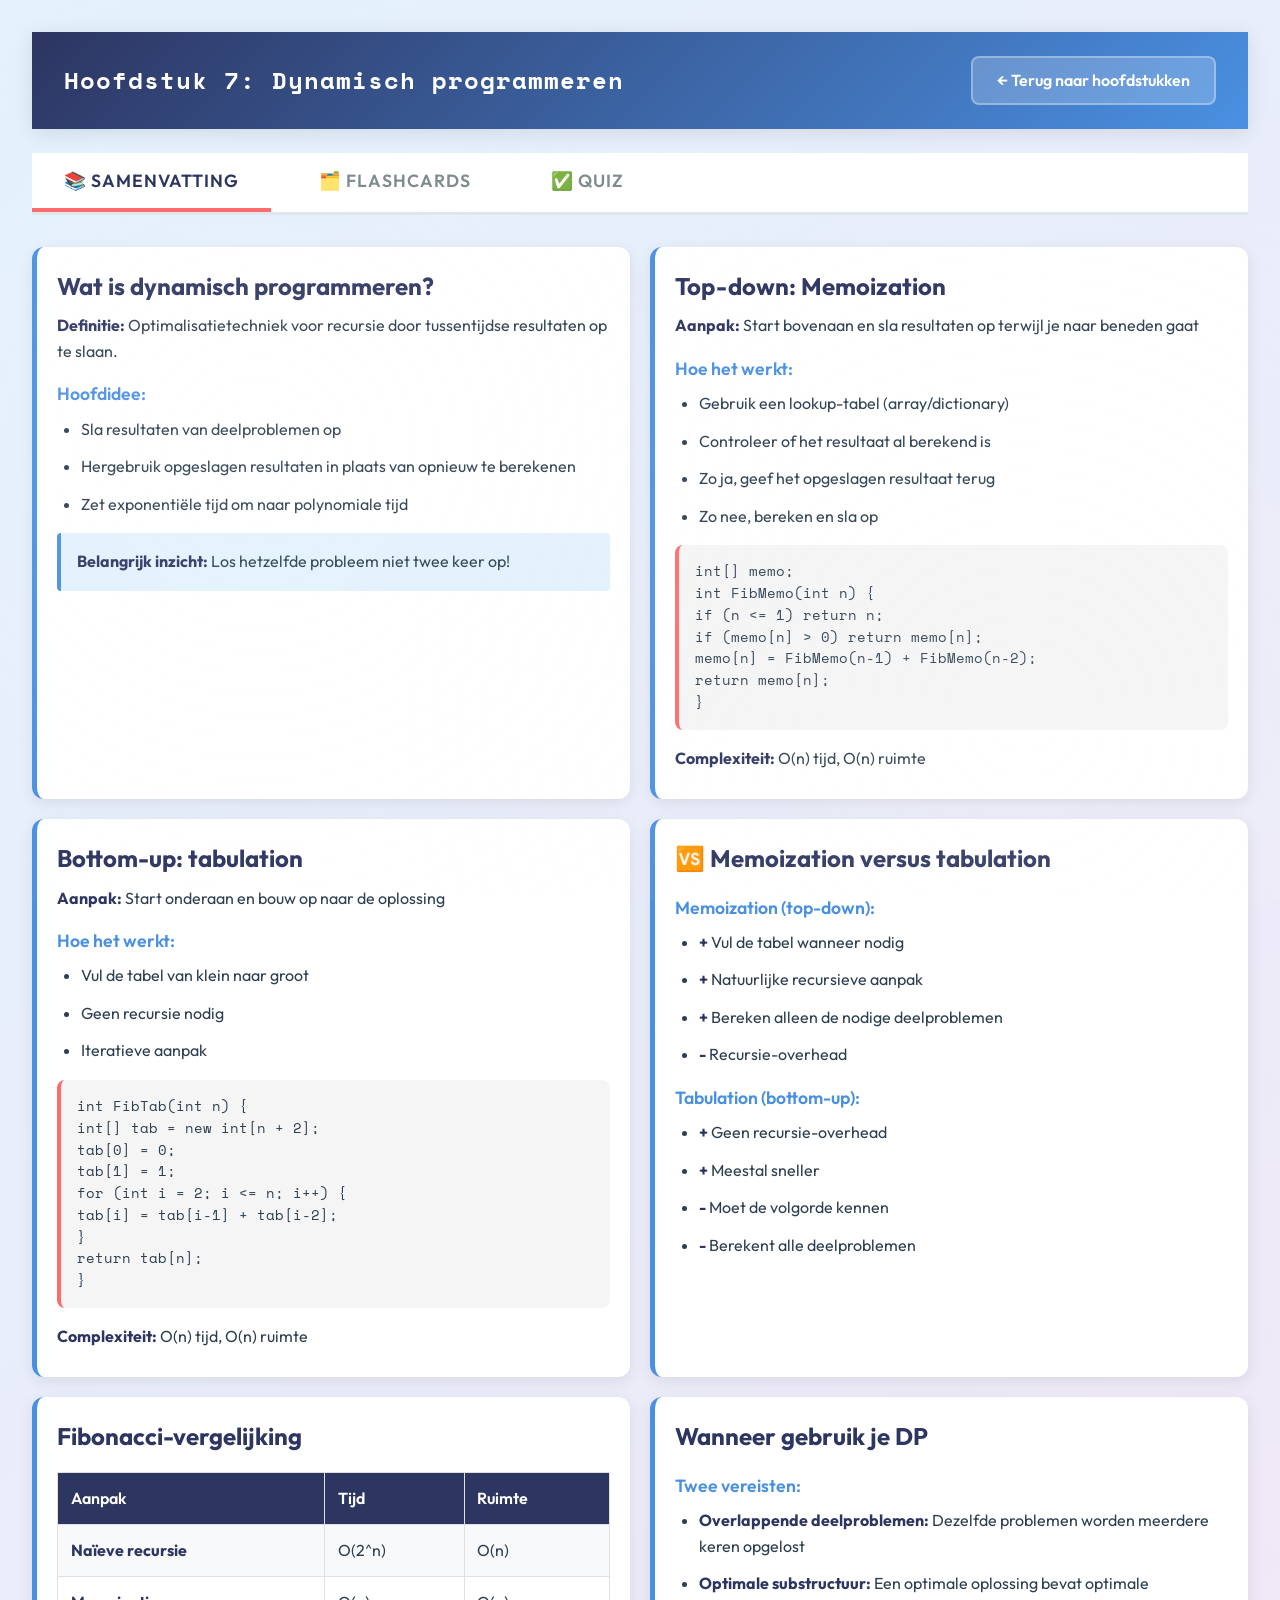
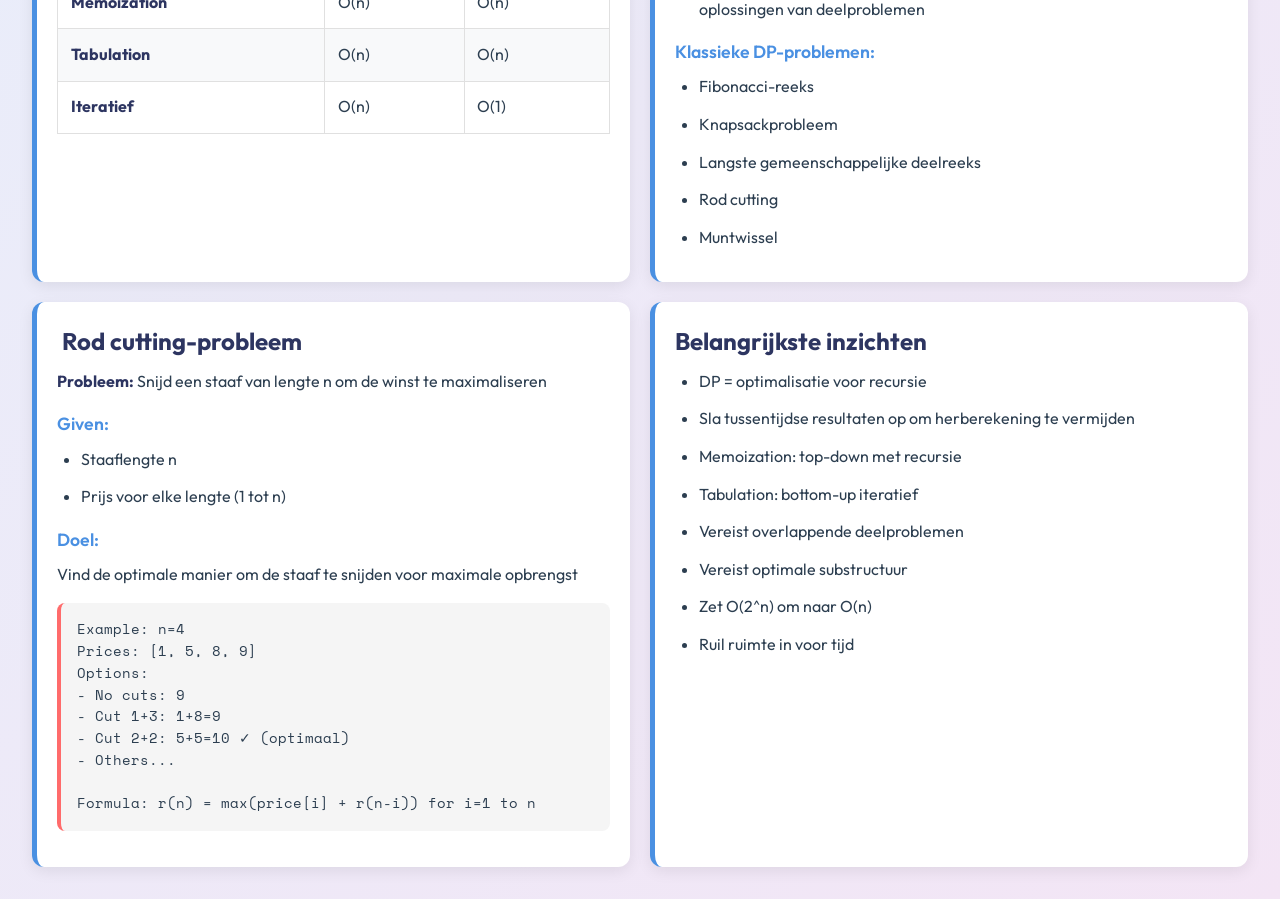
<file: chapter7.html>
<!DOCTYPE html>

<html lang="nl">
<head>
<meta charset="utf-8"/>
<meta content="width=device-width, initial-scale=1.0" name="viewport"/>
<title>Hoofdstuk 7: Dynamisch programmeren - Programming Advanced</title>
<link href="https://fonts.googleapis.com/css2?family=Space+Mono:wght@400;700&amp;family=Outfit:wght@300;400;600;800&amp;display=swap" rel="stylesheet"/>

    <link rel="stylesheet" href="style.css">
</head>
<body>
<nav class="navbar">
<div class="navbar-content">
<div class="chapter-header">Hoofdstuk 7: Dynamisch programmeren</div>
<button class="menu-toggle" type="button" aria-label="Menu openen" aria-expanded="false" aria-controls="mobile-menu"><span class="menu-icon">☰</span><span class="menu-label">Menu</span></button>
<a class="back-button" href="index.html">← Terug naar hoofdstukken</a>
</div>
        <div id="mobile-menu" class="mobile-menu" aria-label="Hoofdstuknavigatie">
            <a href="index.html">🏠 Overzicht</a>
            <a href="chapter1.html">01 Introductie & zoeken</a>
            <a href="chapter2.html">02 Sorteeralgoritmen</a>
            <a href="chapter3.html">03 Datastructuren</a>
            <a href="chapter4.html">04 Recursie</a>
            <a href="chapter5.html">05 Verdeel en heers</a>
            <a href="chapter6.html">06 Backtracking</a>
            <a href="chapter7.html" class="current">07 Dynamisch programmeren</a>
            <a href="chapter8.html">08 Grafen</a>
            <a href="chapter9.html">09 Gewogen grafen</a>
            <a href="chapter10.html">10 Greedy-algoritmen</a>
            <a href="chapter11.html">11 Bomen</a>
            <a href="chapter12.html">12 Hashtabellen</a>
            <a href="chapter13.html">13 Cursusherhaling</a>
        </div>
    </nav>
    <div id="mobile-menu-backdrop" class="mobile-menu-backdrop"></div>
<div class="container">
</div>
<div class="section-tabs">
<button class="section-tab active" onclick="switchSection('summary')">📚 Samenvatting</button>
<button class="section-tab" onclick="switchSection('flashcards')">🗂️ Flashcards</button>
<button class="section-tab" onclick="switchSection('quiz')">✅ Quiz</button>
</div>
<div class="section-content active" id="summary">
<div class="summary-grid">
<div class="summary-card">
<h3> Wat is dynamisch programmeren?</h3>
<p><strong>Definitie:</strong> Optimalisatietechniek voor recursie door tussentijdse resultaten op te slaan.</p>
<h4>Hoofdidee:</h4>
<ul>
<li>Sla resultaten van deelproblemen op</li>
<li>Hergebruik opgeslagen resultaten in plaats van opnieuw te berekenen</li>
<li>Zet exponentiële tijd om naar polynomiale tijd</li>
</ul>
<div class="highlight-box"><strong>Belangrijk inzicht:</strong> Los hetzelfde probleem niet twee keer op!</div>
</div>
<div class="summary-card">
<h3> Top-down: Memoization</h3>
<p><strong>Aanpak:</strong> Start bovenaan en sla resultaten op terwijl je naar beneden gaat</p>
<h4>Hoe het werkt:</h4>
<ul>
<li>Gebruik een lookup-tabel (array/dictionary)</li>
<li>Controleer of het resultaat al berekend is</li>
<li>Zo ja, geef het opgeslagen resultaat terug</li>
<li>Zo nee, bereken en sla op</li>
</ul>
<div class="code-block">int[] memo;
int FibMemo(int n) {
  if (n &lt;= 1) return n;
  if (memo[n] &gt; 0) return memo[n];
  memo[n] = FibMemo(n-1) + FibMemo(n-2);
  return memo[n];
}</div>
<p><strong>Complexiteit:</strong> O(n) tijd, O(n) ruimte</p>
</div>
<div class="summary-card">
<h3> Bottom-up: tabulation</h3>
<p><strong>Aanpak:</strong> Start onderaan en bouw op naar de oplossing</p>
<h4>Hoe het werkt:</h4>
<ul>
<li>Vul de tabel van klein naar groot</li>
<li>Geen recursie nodig</li>
<li>Iteratieve aanpak</li>
</ul>
<div class="code-block">int FibTab(int n) {
  int[] tab = new int[n + 2];
  tab[0] = 0;
  tab[1] = 1;
  for (int i = 2; i &lt;= n; i++) {
    tab[i] = tab[i-1] + tab[i-2];
  }
  return tab[n];
}</div>
<p><strong>Complexiteit:</strong> O(n) tijd, O(n) ruimte</p>
</div>
<div class="summary-card">
<h3>🆚 Memoization versus tabulation</h3>
<h4>Memoization (top-down):</h4>
<ul>
<li><strong>+</strong> Vul de tabel wanneer nodig</li>
<li><strong>+</strong> Natuurlijke recursieve aanpak</li>
<li><strong>+</strong> Bereken alleen de nodige deelproblemen</li>
<li><strong>-</strong> Recursie-overhead</li>
</ul>
<h4>Tabulation (bottom-up):</h4>
<ul>
<li><strong>+</strong> Geen recursie-overhead</li>
<li><strong>+</strong> Meestal sneller</li>
<li><strong>-</strong> Moet de volgorde kennen</li>
<li><strong>-</strong> Berekent alle deelproblemen</li>
</ul>
</div>
<div class="summary-card">
<h3> Fibonacci-vergelijking</h3>
<table style="width:100%; border-collapse: collapse; margin: 1rem 0;">
<tr style="background: var(--primary); color: white;">
<th style="padding: 0.8rem; text-align: left;">Aanpak</th>
<th style="padding: 0.8rem;">Tijd</th>
<th style="padding: 0.8rem;">Ruimte</th>
</tr>
<tr style="border-bottom: 1px solid #e0e0e0;">
<td style="padding: 0.8rem;"><strong>Naïeve recursie</strong></td>
<td style="padding: 0.8rem;">O(2^n)</td>
<td style="padding: 0.8rem;">O(n)</td>
</tr>
<tr style="border-bottom: 1px solid #e0e0e0;">
<td style="padding: 0.8rem;"><strong>Memoization</strong></td>
<td style="padding: 0.8rem;">O(n)</td>
<td style="padding: 0.8rem;">O(n)</td>
</tr>
<tr style="border-bottom: 1px solid #e0e0e0;">
<td style="padding: 0.8rem;"><strong>Tabulation</strong></td>
<td style="padding: 0.8rem;">O(n)</td>
<td style="padding: 0.8rem;">O(n)</td>
</tr>
<tr>
<td style="padding: 0.8rem;"><strong>Iteratief</strong></td>
<td style="padding: 0.8rem;">O(n)</td>
<td style="padding: 0.8rem;">O(1)</td>
</tr>
</table>
</div>
<div class="summary-card">
<h3> Wanneer gebruik je DP</h3>
<h4>Twee vereisten:</h4>
<ul>
<li><strong>Overlappende deelproblemen:</strong> Dezelfde problemen worden meerdere keren opgelost</li>
<li><strong>Optimale substructuur:</strong> Een optimale oplossing bevat optimale oplossingen van deelproblemen</li>
</ul>
<h4>Klassieke DP-problemen:</h4>
<ul>
<li>Fibonacci-reeks</li>
<li>Knapsackprobleem</li>
<li>Langste gemeenschappelijke deelreeks</li>
<li>Rod cutting</li>
<li>Muntwissel</li>
</ul>
</div>
<div class="summary-card">
<h3>️ Rod cutting-probleem</h3>
<p><strong>Probleem:</strong> Snijd een staaf van lengte n om de winst te maximaliseren</p>
<h4>Given:</h4>
<ul>
<li>Staaflengte n</li>
<li>Prijs voor elke lengte (1 tot n)</li>
</ul>
<h4>Doel:</h4>
<p>Vind de optimale manier om de staaf te snijden voor maximale opbrengst</p>
<div class="code-block">Example: n=4
Prices: [1, 5, 8, 9]
Options:
- No cuts: 9
- Cut 1+3: 1+8=9
- Cut 2+2: 5+5=10 ✓ (optimaal)
- Others...

Formula: r(n) = max(price[i] + r(n-i)) for i=1 to n</div>
</div>
<div class="summary-card">
<h3> Belangrijkste inzichten</h3>
<ul>
<li>DP = optimalisatie voor recursie</li>
<li>Sla tussentijdse resultaten op om herberekening te vermijden</li>
<li>Memoization: top-down met recursie</li>
<li>Tabulation: bottom-up iteratief</li>
<li>Vereist overlappende deelproblemen</li>
<li>Vereist optimale substructuur</li>
<li>Zet O(2^n) om naar O(n)</li>
<li>Ruil ruimte in voor tijd</li>
</ul>
</div>
</div>
</div>
<div class="section-content" id="flashcards">
<div class="quiz-container">
<div class="quiz-section">
<h3>📇 Flashcards</h3>
<div class="flashcard" onclick="toggleFlashcard(this)"><div class="flashcard-question">Wat is dynamisch programmeren?<span>▼</span></div><div class="flashcard-answer">Optimalisatietechniek die tussentijdse resultaten opslaat om herberekening te vermijden</div></div>
<div class="flashcard" onclick="toggleFlashcard(this)"><div class="flashcard-question">Memoization versus tabulation?<span>▼</span></div><div class="flashcard-answer">Memoization: top-down recursief. Tabulation: bottom-up iteratief</div></div>
<div class="flashcard" onclick="toggleFlashcard(this)"><div class="flashcard-question">Twee vereisten voor DP?<span>▼</span></div><div class="flashcard-answer">1) Overlappende deelproblemen 2) Optimale substructuur</div></div>
<div class="flashcard" onclick="toggleFlashcard(this)"><div class="flashcard-question">Complexiteit van naïeve Fibonacci?<span>▼</span></div><div class="flashcard-answer">O(2^n) - exponentiële tijd</div></div>
<div class="flashcard" onclick="toggleFlashcard(this)"><div class="flashcard-question">Complexiteit van DP-Fibonacci?<span>▼</span></div><div class="flashcard-answer">O(n) - lineaire tijd</div></div>
<div class="flashcard" onclick="toggleFlashcard(this)"><div class="flashcard-question">Wat is memoization?<span>▼</span></div><div class="flashcard-answer">Top-down DP: sla resultaten op in een lookup-tabel terwijl ze berekend worden</div></div>
<div class="flashcard" onclick="toggleFlashcard(this)"><div class="flashcard-question">Wat is tabulation?<span>▼</span></div><div class="flashcard-answer">Bottom-up DP: vul de tabel iteratief vanaf de basiscases</div></div>
<div class="flashcard" onclick="toggleFlashcard(this)"><div class="flashcard-question">Overlappende deelproblemen?<span>▼</span></div><div class="flashcard-answer">Dezelfde deelproblemen worden meerdere keren opgelost (zoals Fib(2) in Fib(5))</div></div>
<div class="flashcard" onclick="toggleFlashcard(this)"><div class="flashcard-question">Optimale substructuur?<span>▼</span></div><div class="flashcard-answer">Een optimale oplossing bevat optimale oplossingen van deelproblemen</div></div>
<div class="flashcard" onclick="toggleFlashcard(this)"><div class="flashcard-question">Wat is sneller: memoization of tabulation?<span>▼</span></div><div class="flashcard-answer">Tabulation - geen recursie-overhead</div></div>
</div>
</div>
</div>
<div class="section-content" id="quiz">
<div class="quiz-container">
<div class="quiz-section">
<h3>✅ Quiz</h3>
<form id="mcq-form">
<div class="quiz-question">
<div class="question-number">V1</div>
<div class="question-text">Wat is dynamisch programmeren?</div>
<div class="options">
<label class="option-label"><input name="q1" required="" type="radio" value="0"/><span>Een sorteeralgoritme</span></label>
<label class="option-label"><input name="q1" required="" type="radio" value="1"/><span>Optimalisatietechniek die tussentijdse resultaten opslaat</span></label>
<label class="option-label"><input name="q1" required="" type="radio" value="2"/><span>Graaftraversal-methode</span></label>
</div>
</div>
<div class="quiz-question">
<div class="question-number">V2</div>
<div class="question-text">Tijdcomplexiteit van naïeve recursieve Fibonacci?</div>
<div class="options">
<label class="option-label"><input name="q2" required="" type="radio" value="0"/><span>O(n)</span></label>
<label class="option-label"><input name="q2" required="" type="radio" value="1"/><span>O(n log n)</span></label>
<label class="option-label"><input name="q2" required="" type="radio" value="2"/><span>O(2^n)</span></label>
</div>
</div>
<div class="quiz-question">
<div class="question-number">V3</div>
<div class="question-text">Tijdcomplexiteit van DP-Fibonacci?</div>
<div class="options">
<label class="option-label"><input name="q3" required="" type="radio" value="0"/><span>O(n)</span></label>
<label class="option-label"><input name="q3" required="" type="radio" value="1"/><span>O(2^n)</span></label>
<label class="option-label"><input name="q3" required="" type="radio" value="2"/><span>O(log n)</span></label>
</div>
</div>
<div class="quiz-question">
<div class="question-number">V4</div>
<div class="question-text">Wat is memoization?</div>
<div class="options">
<label class="option-label"><input name="q4" required="" type="radio" value="0"/><span>Top-down DP-aanpak</span></label>
<label class="option-label"><input name="q4" required="" type="radio" value="1"/><span>Bottom-up DP-aanpak</span></label>
<label class="option-label"><input name="q4" required="" type="radio" value="2"/><span>Sorteertechniek</span></label>
</div>
</div>
<div class="quiz-question">
<div class="question-number">V5</div>
<div class="question-text">Wat is tabulation?</div>
<div class="options">
<label class="option-label"><input name="q5" required="" type="radio" value="0"/><span>Top-down aanpak</span></label>
<label class="option-label"><input name="q5" required="" type="radio" value="1"/><span>Bottom-up iteratieve aanpak</span></label>
<label class="option-label"><input name="q5" required="" type="radio" value="2"/><span>Alleen recursief</span></label>
</div>
</div>
<div class="quiz-question">
<div class="question-number">V6</div>
<div class="question-text">Gegeven deze memoized code, wat wordt teruggegeven voor Fib(5)?<br/><br/>
<div class="code-block">int[] memo = new int[100];
int Fib(int n) {
  if (n &lt;= 1) return n;
  if (memo[n] != 0) return memo[n];
  memo[n] = Fib(n-1) + Fib(n-2);
  return memo[n];
}</div></div>
<div class="options">
<label class="option-label"><input name="q6" required="" type="radio" value="0"/><span>3</span></label>
<label class="option-label"><input name="q6" required="" type="radio" value="1"/><span>5</span></label>
<label class="option-label"><input name="q6" required="" type="radio" value="2"/><span>8</span></label>
</div>
</div>
<div class="quiz-question">
<div class="question-number">V7</div>
<div class="question-text">Twee vereisten voor dynamisch programmeren?</div>
<div class="options">
<label class="option-label"><input name="q7" required="" type="radio" value="0"/><span>Overlappende deelproblemen &amp; optimale substructuur</span></label>
<label class="option-label"><input name="q7" required="" type="radio" value="1"/><span>Gesorteerde data &amp; binaire boom</span></label>
<label class="option-label"><input name="q7" required="" type="radio" value="2"/><span>Optimale substructuur &amp; gesorteerde data</span></label>
</div>
</div>
<div class="quiz-question">
<div class="question-number">V8</div>
<div class="question-text">Wat zijn overlappende deelproblemen?</div>
<div class="options">
<label class="option-label"><input name="q8" required="" type="radio" value="0"/><span>Dezelfde deelproblemen worden meerdere keren opgelost</span></label>
<label class="option-label"><input name="q8" required="" type="radio" value="1"/><span>Problemen die niet opgelost kunnen worden</span></label>
<label class="option-label"><input name="q8" required="" type="radio" value="2"/><span>Parallelle verwerking</span></label>
</div>
</div>
<div class="quiz-question">
<div class="question-number">V9</div>
<div class="question-text">Wat is doorgaans sneller?</div>
<div class="options">
<label class="option-label"><input name="q9" required="" type="radio" value="0"/><span>Memoization</span></label>
<label class="option-label"><input name="q9" required="" type="radio" value="1"/><span>Tabulation</span></label>
<label class="option-label"><input name="q9" required="" type="radio" value="2"/><span>Dezelfde snelheid</span></label>
</div>
</div>
<div class="quiz-question">
<div class="question-number">V10</div>
<div class="question-text">Ruimtecomplexiteit van DP-Fibonacci?</div>
<div class="options">
<label class="option-label"><input name="q10" required="" type="radio" value="0"/><span>O(1)</span></label>
<label class="option-label"><input name="q10" required="" type="radio" value="1"/><span>O(n)</span></label>
<label class="option-label"><input name="q10" required="" type="radio" value="2"/><span>O(n²)</span></label>
</div>
</div>
<div class="quiz-question">
<div class="question-number">V11</div>
<div class="question-text">Wat berekent deze tabulation-code?<br/><br/>
<div class="code-block">int[] dp = new int[n+1];
dp[0] = 0; dp[1] = 1;
for (int i = 2; i &lt;= n; i++)
  dp[i] = dp[i-1] + dp[i-2];
return dp[n];</div></div>
<div class="options">
<label class="option-label"><input name="q11" required="" type="radio" value="0"/><span>Factorial</span></label>
<label class="option-label"><input name="q11" required="" type="radio" value="1"/><span>Fibonacci</span></label>
<label class="option-label"><input name="q11" required="" type="radio" value="2"/><span>Power</span></label>
</div>
</div>
<div class="quiz-question">
<div class="question-number">V12</div>
<div class="question-text">Memoization gebruikt welke aanpak?</div>
<div class="options">
<label class="option-label"><input name="q12" required="" type="radio" value="0"/><span>Iteratie alleen</span></label>
<label class="option-label"><input name="q12" required="" type="radio" value="1"/><span>Recursie met lookup tabel</span></label>
<label class="option-label"><input name="q12" required="" type="radio" value="2"/><span>Greedy aanpak</span></label>
</div>
</div>
<div class="quiz-question">
<div class="question-number">V13</div>
<div class="question-text">In rod cutting met n=4 en prices [1,5,8,9], what's optimaal cut?</div>
<div class="options">
<label class="option-label"><input name="q13" required="" type="radio" value="0"/><span>Nee cuts</span></label>
<label class="option-label"><input name="q13" required="" type="radio" value="1"/><span>2 cuts</span></label>
<label class="option-label"><input name="q13" required="" type="radio" value="2"/><span>4 cuts</span></label>
</div>
</div>
<div class="quiz-question">
<div class="question-number">V14</div>
<div class="question-text">Welke afweging maakt DP?</div>
<div class="options">
<label class="option-label"><input name="q14" required="" type="radio" value="0"/><span>Ruimte voor tijd</span></label>
<label class="option-label"><input name="q14" required="" type="radio" value="1"/><span>Tijd voor ruimte</span></label>
<label class="option-label"><input name="q14" required="" type="radio" value="2"/><span>Geen van beide</span></label>
</div>
</div>
<div class="quiz-question">
<div class="question-number">V15</div>
<div class="question-text">Welk probleem is GEEN DP-probleem?</div>
<div class="options">
<label class="option-label"><input name="q15" required="" type="radio" value="0"/><span>Fibonacci</span></label>
<label class="option-label"><input name="q15" required="" type="radio" value="1"/><span>Knapsack</span></label>
<label class="option-label"><input name="q15" required="" type="radio" value="2"/><span>Bubble sort</span></label>
</div>
</div>
<div class="quiz-question">
<div class="question-number">V16</div>
<div class="question-text">How many times is Fib(2) computed in naive Fib(5)?</div>
<div class="options">
<label class="option-label"><input name="q16" required="" type="radio" value="0"/><span>1 keer</span></label>
<label class="option-label"><input name="q16" required="" type="radio" value="1"/><span>2 keer</span></label>
<label class="option-label"><input name="q16" required="" type="radio" value="2"/><span>3 keer</span></label>
</div>
</div>
<div class="quiz-question">
<div class="question-number">V17</div>
<div class="question-text">How many times is Fib(2) computed with memoization in Fib(5)?</div>
<div class="options">
<label class="option-label"><input name="q17" required="" type="radio" value="0"/><span>1 keer (opgeslagen na de eerste keer)</span></label>
<label class="option-label"><input name="q17" required="" type="radio" value="1"/><span>3 keer</span></label>
<label class="option-label"><input name="q17" required="" type="radio" value="2"/><span>5 keer</span></label>
</div>
</div>
<div class="quiz-question">
<div class="question-number">V18</div>
<div class="question-text">In welke volgorde vult tabulation de tabel?</div>
<div class="options">
<label class="option-label"><input name="q18" required="" type="radio" value="0"/><span>Willekeurig</span></label>
<label class="option-label"><input name="q18" required="" type="radio" value="1"/><span>Bottom-up</span></label>
<label class="option-label"><input name="q18" required="" type="radio" value="2"/><span>Top-down</span></label>
</div>
</div>
<div class="quiz-question">
<div class="question-number">V19</div>
<div class="question-text">Wat is het belangrijkste voordeel van memoization?</div>
<div class="options">
<label class="option-label"><input name="q19" required="" type="radio" value="0"/><span>Berekent alleen de nodige deelproblemen</span></label>
<label class="option-label"><input name="q19" required="" type="radio" value="1"/><span>Gebruikt minder ruimte</span></label>
<label class="option-label"><input name="q19" required="" type="radio" value="2"/><span>Altijd sneller</span></label>
</div>
</div>
<div class="quiz-question">
<div class="question-number">V20</div>
<div class="question-text">Given memo array after computing Fib(4), what's in memo[3]?<br/><br/>
<div class="code-block">Fibonacci: 0,1,1,2,3,5,8...</div></div>
<div class="options">
<label class="option-label"><input name="q20" required="" type="radio" value="0"/><span>1</span></label>
<label class="option-label"><input name="q20" required="" type="radio" value="1"/><span>2</span></label>
<label class="option-label"><input name="q20" required="" type="radio" value="2"/><span>3</span></label>
</div>
</div>
<button class="submit-quiz" type="submit">Quiz indienen</button>
</form>
<div id="mcq-result"></div>
</div>
</div>
</div>

<script>
        // Quiz Configuration
        const QUIZ_CONFIG = {
            'chapter7-mcq': {
                answers: [1, 2, 0, 0, 1, 1, 0, 0, 1, 1, 1, 1, 1, 0, 2, 2, 0, 1, 0, 1],
                total: 20
            }
        };

        // Storage functions
        function saveQuizData(quizId, data) {
            localStorage.setItem(quizId, JSON.stringify(data));
        }

        function loadQuizData(quizId) {
            const data = localStorage.getItem(quizId);
            return data ? JSON.parse(data) : null;
        }

        // Switch between sections
        function switchSection(sectionName) {
            const tabs = document.querySelectorAll('.section-tab');
            const contents = document.querySelectorAll('.section-content');
            
            tabs.forEach(tab => tab.classList.remove('active'));
            contents.forEach(content => content.classList.remove('active'));
            
            event.target.classList.add('active');
            document.getElementById(sectionName).classList.add('active');
        }

        // Flashcard toggle
        function toggleFlashcard(card) {
            const answer = card.querySelector('.flashcard-answer');
            answer.classList.toggle('show');
        }

        // Restore saved answers for a quiz
        function restoreAnswers(formId, quizId) {
            const savedData = loadQuizData(quizId);
            if (!savedData || !savedData.userAnswers) return;

            const form = document.getElementById(formId);
            Object.entries(savedData.userAnswers).forEach(([questionName, value]) => {
                const input = form.querySelector(`input[name="${questionName}"][value="${value}"]`);
                if (input) {
                    input.checked = true;
                }
            });

            if (savedData.submitted) {
                showAnswerFeedback(formId, quizId, savedData.userAnswers);
            }
        }

        // Show feedback for each answer
        function showAnswerFeedback(formId, quizId, userAnswers) {
            const form = document.getElementById(formId);
            const config = QUIZ_CONFIG[quizId];
            const questionPrefix = quizId.includes('mcq') ? 'q' : quizId.includes('tf') ? 'tf' : 'code';
            
            for (let i = 0; i < config.total; i++) {
                const questionName = `${questionPrefix}${i + 1}`;
                const userAnswer = parseInt(userAnswers[questionName]);
                const juistAnswer = config.answers[i];
                
                form.querySelectorAll(`input[name="${questionName}"]`).forEach(input => {
                    const label = input.closest('.option-label');
                    const value = parseInt(input.value);
                    
                    label.classList.remove('correct', 'incorrect');
                    
                    if (value === juistAnswer) {
                        label.classList.add('correct');
                    } else if (value === userAnswer && value !== juistAnswer) {
                        label.classList.add('incorrect');
                    }
                    
                    input.disabled = true;
                });
            }
            
            // Update submit button to show reset option
            const submitBtn = form.querySelector('.submit-quiz');
            if (submitBtn) {
                submitBtn.disabled = true;
                submitBtn.style.display = 'none';
            }
            
            // Show or create reset button
            let resetBtn = form.querySelector('.reset-quiz');
            if (!resetBtn) {
                resetBtn = document.createElement('button');
                resetBtn.type = 'button';
                resetBtn.className = 'reset-quiz';
                resetBtn.textContent = '🔄 Quiz opnieuw starten';
                resetBtn.onclick = function() { resetQuiz(formId, quizId); };
                submitBtn.parentNode.insertBefore(resetBtn, submitBtn.nextSibling);
            }
            resetBtn.style.display = 'block';
        }

        // Reset quiz function
        function resetQuiz(formId, quizId) {
            const form = document.getElementById(formId);
            
            // Clear saved data
            localStorage.removeItem(quizId);
            
            // Reset form
            form.reset();
            
            // Remove all feedback styling
            form.querySelectorAll('.option-label').forEach(label => {
                label.classList.remove('correct', 'incorrect');
            });
            
            // Re-enable all inputs
            form.querySelectorAll('input').forEach(input => {
                input.disabled = false;
            });
            
            // Hide reset button, show submit button
            const resetBtn = form.querySelector('.reset-quiz');
            const submitBtn = form.querySelector('.submit-quiz');
            if (resetBtn) resetBtn.style.display = 'none';
            if (submitBtn) {
                submitBtn.disabled = false;
                submitBtn.style.display = 'block';
            }
            
            // Clear result display
            const resultId = formId.replace('-form', '-result');
            const resultDiv = document.getElementById(resultId);
            if (resultDiv) {
                resultDiv.className = '';
                resultDiv.textContent = '';
            }
            
            // Scroll to top of quiz
            form.scrollIntoView({ behavior: 'smooth', block: 'start' });
        }

        // Handle quiz submission
        function handleQuizSubmit(e, formId, quizId) {
            e.preventDefault();
            const form = document.getElementById(formId);
            const config = QUIZ_CONFIG[quizId];
            const formData = new FormData(form);
            const questionPrefix = quizId.includes('mcq') ? 'q' : quizId.includes('tf') ? 'tf' : 'code';
            
            let juist = 0;
            const userAnswers = {};
            
            for (let i = 0; i < config.total; i++) {
                const questionName = `${questionPrefix}${i + 1}`;
                const selected = parseInt(formData.get(questionName));
                userAnswers[questionName] = selected;
                
                if (selected === config.answers[i]) {
                    juist++;
                }
            }
            
            // Save results
            saveQuizData(quizId, {
                userAnswers: userAnswers,
                score: juist,
                total: config.total,
                submitted: true,
                timestamp: new Date().toISOString()
            });
            
            // Show feedback
            showAnswerFeedback(formId, quizId, userAnswers);
            
            // Show result
            const resultId = formId.replace('-form', '-result');
            showResult(resultId, juist, config.total);
        }

        // Show quiz result
        function showResult(elementId, juist, total) {
            const percentage = (juist / total) * 100;
            const resultDiv = document.getElementById(elementId);
            
            let resultClass, message;
            if (percentage >= 80) {
                resultClass = 'excellent';
                message = `🎉 Uitstekend! ${juist}/${total} juist (${percentage.toFixed(0)}%)`;
            } else if (percentage >= 60) {
                resultClass = 'good';
                message = `👍 Goed gedaan! ${juist}/${total} juist (${percentage.toFixed(0)}%). Herhaal de concepten die je gemist hebt.`;
            } else {
                resultClass = 'needs-work';
                message = `📚 ${juist}/${total} juist (${percentage.toFixed(0)}%). Bestudeer de samenvatting en probeer opnieuw!`;
            }
            
            resultDiv.className = `quiz-result ${resultClass}`;
            resultDiv.textContent = message;
            resultDiv.scrollIntoView({ behavior: 'smooth', block: 'nearest' });
        }

        // Initialize quizzes
        document.addEventListener('DOMContentLoaded', function() {
            // Multiple Choice Quiz
            const mcqForm = document.getElementById('mcq-form');
            if (mcqForm) {
                mcqForm.addEventListener('submit', (e) => handleQuizSubmit(e, 'mcq-form', 'chapter7-mcq'));
                restoreAnswers('mcq-form', 'chapter7-mcq');
            }
        });
    </script>


<script>
        // Verbeterd mobiel menu
        (function () {
            const toggle = document.querySelector('.menu-toggle');
            const menu = document.getElementById('mobile-menu');
            const backdrop = document.getElementById('mobile-menu-backdrop');
            if (!toggle || !menu) return;

            const icon = toggle.querySelector('.menu-icon') || toggle;

            function openMenu() {
                menu.classList.add('open');
                document.body.classList.add('menu-open');
                toggle.setAttribute('aria-expanded', 'true');
                if (icon) icon.textContent = '×';
            }

            function closeMenu() {
                menu.classList.remove('open');
                document.body.classList.remove('menu-open');
                toggle.setAttribute('aria-expanded', 'false');
                if (icon) icon.textContent = '☰';
            }

            toggle.addEventListener('click', function () {
                menu.classList.contains('open') ? closeMenu() : openMenu();
            });

            if (backdrop) backdrop.addEventListener('click', closeMenu);
            menu.querySelectorAll('a').forEach(link => link.addEventListener('click', closeMenu));
            document.addEventListener('keydown', event => { if (event.key === 'Escape') closeMenu(); });
            window.addEventListener('resize', () => { if (window.innerWidth > 900) closeMenu(); });
        })();
</script>


</body>
</html>
</file>
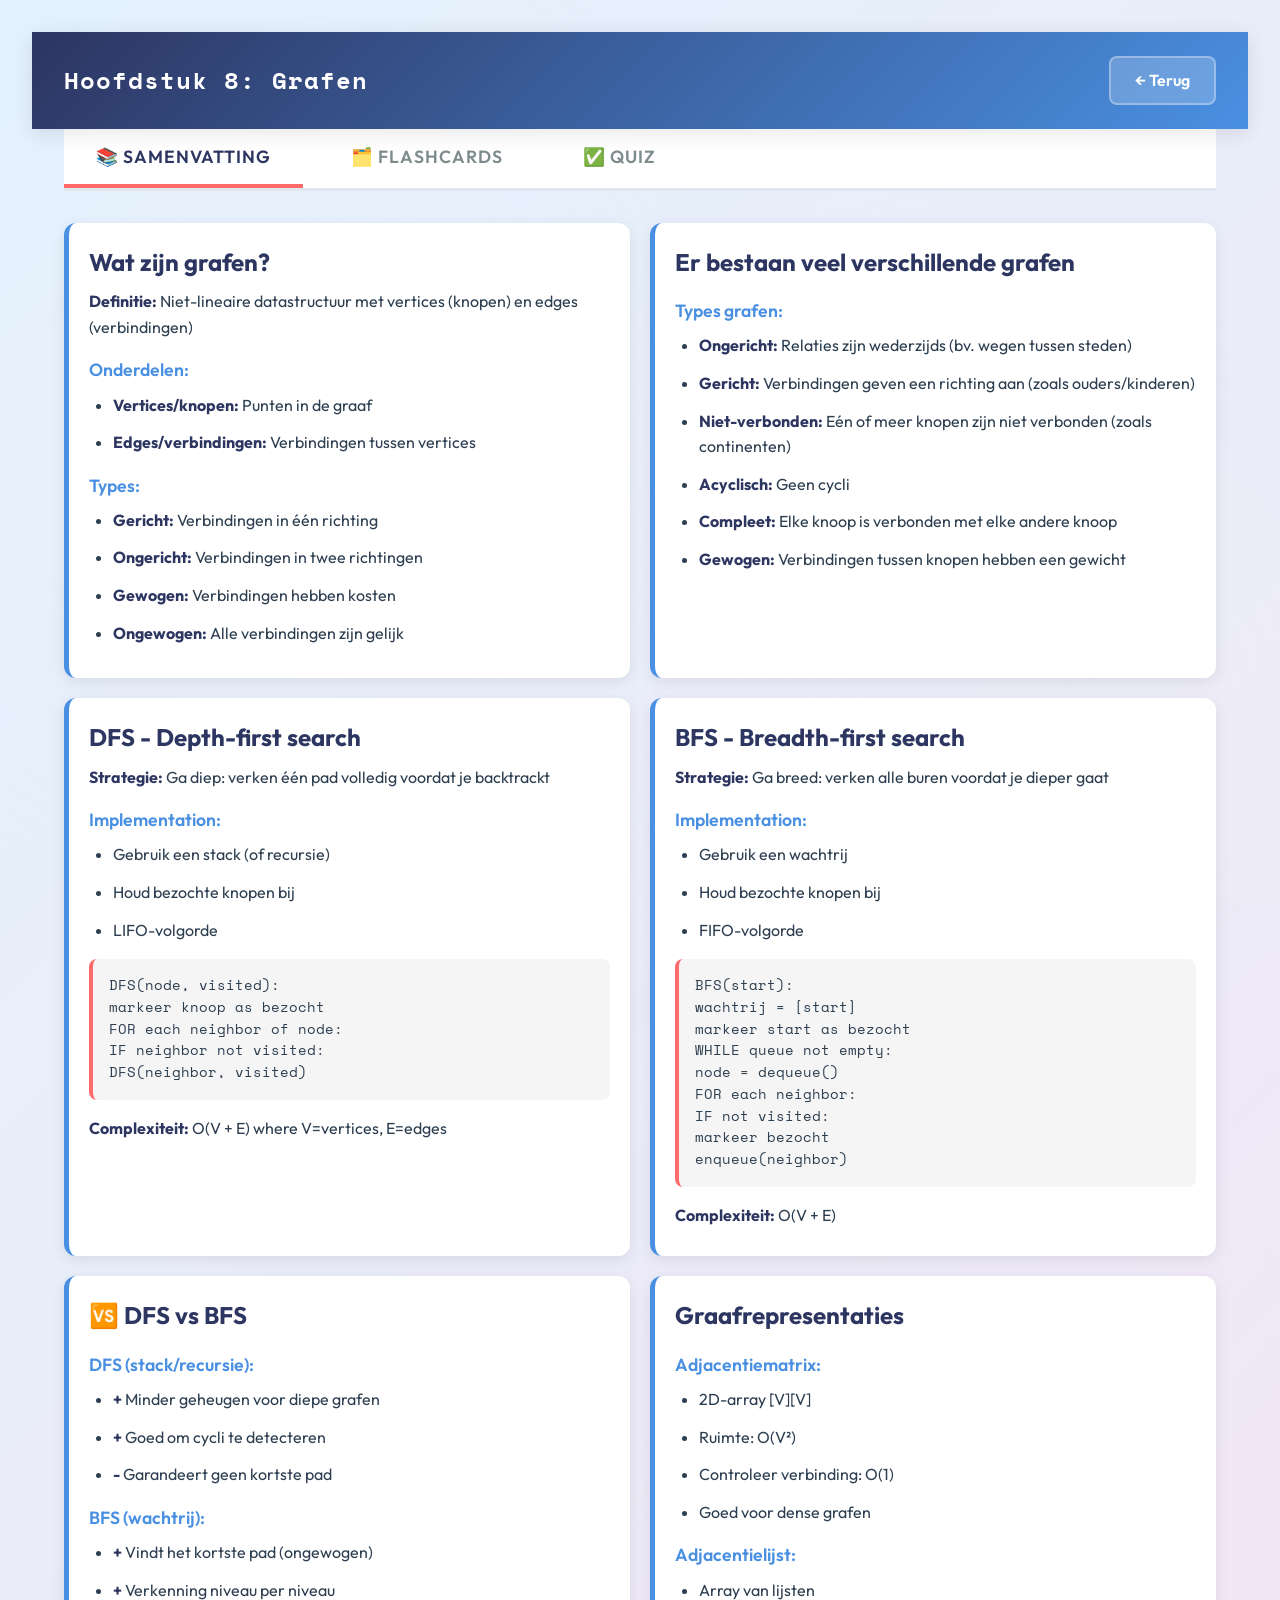
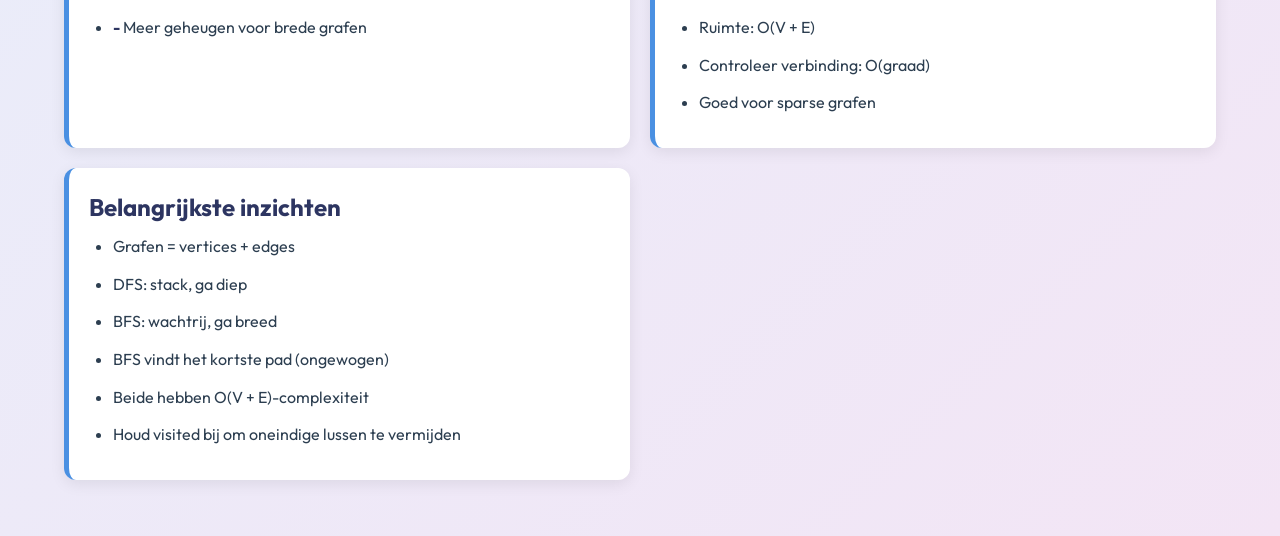
<file: chapter8.html>
<!DOCTYPE html>

<html lang="nl">
<head>
<meta charset="utf-8"/>
<meta content="width=device-width, initial-scale=1.0" name="viewport"/>
<title>Hoofdstuk 8: Grafen - Programming Advanced</title>
<link href="https://fonts.googleapis.com/css2?family=Space+Mono:wght@400;700&amp;family=Outfit:wght@300;400;600;800&amp;display=swap" rel="stylesheet"/>

    <link rel="stylesheet" href="style.css">
</head>
<body>
<nav class="navbar">
<div class="navbar-content">
<div class="chapter-header">Hoofdstuk 8: Grafen</div>
<button class="menu-toggle" type="button" aria-label="Menu openen" aria-expanded="false" aria-controls="mobile-menu"><span class="menu-icon">☰</span><span class="menu-label">Menu</span></button>
<a class="back-button" href="index.html">← Terug</a>
</div>
        <div id="mobile-menu" class="mobile-menu" aria-label="Hoofdstuknavigatie">
            <a href="index.html">🏠 Overzicht</a>
            <a href="chapter1.html">01 Introductie & zoeken</a>
            <a href="chapter2.html">02 Sorteeralgoritmen</a>
            <a href="chapter3.html">03 Datastructuren</a>
            <a href="chapter4.html">04 Recursie</a>
            <a href="chapter5.html">05 Verdeel en heers</a>
            <a href="chapter6.html">06 Backtracking</a>
            <a href="chapter7.html">07 Dynamisch programmeren</a>
            <a href="chapter8.html" class="current">08 Grafen</a>
            <a href="chapter9.html">09 Gewogen grafen</a>
            <a href="chapter10.html">10 Greedy-algoritmen</a>
            <a href="chapter11.html">11 Bomen</a>
            <a href="chapter12.html">12 Hashtabellen</a>
            <a href="chapter13.html">13 Cursusherhaling</a>
        </div>
    </nav>
    <div id="mobile-menu-backdrop" class="mobile-menu-backdrop"></div>
<div class="container">
<div class="section-tabs">
<button class="section-tab active" onclick="switchSection('summary')">📚 Samenvatting</button>
<button class="section-tab" onclick="switchSection('flashcards')">🗂️ Flashcards</button>
<button class="section-tab" onclick="switchSection('quiz')">✅ Quiz</button>
</div>
<div class="section-content active" id="summary">
<div class="summary-grid">
<div class="summary-card">
<h3> Wat zijn grafen?</h3>
<p><strong>Definitie:</strong> Niet-lineaire datastructuur met vertices (knopen) en edges (verbindingen)</p>
<h4>Onderdelen:</h4>
<ul><li><strong>Vertices/knopen:</strong> Punten in de graaf</li><li><strong>Edges/verbindingen:</strong> Verbindingen tussen vertices</li></ul>
<h4>Types:</h4>
<ul><li><strong>Gericht:</strong> Verbindingen in één richting</li><li><strong>Ongericht:</strong> Verbindingen in twee richtingen</li><li><strong>Gewogen:</strong> Verbindingen hebben kosten</li><li><strong>Ongewogen:</strong> Alle verbindingen zijn gelijk</li></ul>
</div>
<div class="summary-card">
<h3>Er bestaan veel verschillende grafen</h3>
<h4>Types grafen:</h4>
<ul>
<li><strong>Ongericht:</strong> Relaties zijn wederzijds (bv. wegen tussen steden)</li>
<li><strong>Gericht:</strong> Verbindingen geven een richting aan (zoals ouders/kinderen)</li>
<li><strong>Niet-verbonden:</strong> Eén of meer knopen zijn niet verbonden (zoals continenten)</li>
<li><strong>Acyclisch:</strong> Geen cycli</li>
<li><strong>Compleet:</strong> Elke knoop is verbonden met elke andere knoop</li>
<li><strong>Gewogen:</strong> Verbindingen tussen knopen hebben een gewicht</li>
</ul>
</div>
<div class="summary-card">
<h3> DFS - Depth-first search</h3>
<p><strong>Strategie:</strong> Ga diep: verken één pad volledig voordat je backtrackt</p>
<h4>Implementation:</h4>
<ul><li>Gebruik een stack (of recursie)</li><li>Houd bezochte knopen bij</li><li>LIFO-volgorde</li></ul>
<div class="code-block">DFS(node, visited):
  markeer knoop as bezocht
  FOR each neighbor of node:
    IF neighbor not visited:
      DFS(neighbor, visited)</div>
<p><strong>Complexiteit:</strong> O(V + E) where V=vertices, E=edges</p>
</div>
<div class="summary-card">
<h3> BFS - Breadth-first search</h3>
<p><strong>Strategie:</strong> Ga breed: verken alle buren voordat je dieper gaat</p>
<h4>Implementation:</h4>
<ul><li>Gebruik een wachtrij</li><li>Houd bezochte knopen bij</li><li>FIFO-volgorde</li></ul>
<div class="code-block">BFS(start):
  wachtrij = [start]
  markeer start as bezocht
  WHILE queue not empty:
    node = dequeue()
    FOR each neighbor:
      IF not visited:
        markeer bezocht
        enqueue(neighbor)</div>
<p><strong>Complexiteit:</strong> O(V + E)</p>
</div>
<div class="summary-card">
<h3>🆚 DFS vs BFS</h3>
<h4>DFS (stack/recursie):</h4>
<ul><li><strong>+</strong> Minder geheugen voor diepe grafen</li><li><strong>+</strong> Goed om cycli te detecteren</li><li><strong>-</strong> Garandeert geen kortste pad</li></ul>
<h4>BFS (wachtrij):</h4>
<ul><li><strong>+</strong> Vindt het kortste pad (ongewogen)</li><li><strong>+</strong> Verkenning niveau per niveau</li><li><strong>-</strong> Meer geheugen voor brede grafen</li></ul>
</div>
<div class="summary-card">
<h3> Graafrepresentaties</h3>
<h4>Adjacentiematrix:</h4>
<ul><li>2D-array [V][V]</li><li>Ruimte: O(V²)</li><li>Controleer verbinding: O(1)</li><li>Goed voor dense grafen</li></ul>
<h4>Adjacentielijst:</h4>
<ul><li>Array van lijsten</li><li>Ruimte: O(V + E)</li><li>Controleer verbinding: O(graad)</li><li>Goed voor sparse grafen</li></ul>
</div>
<div class="summary-card">
<h3> Belangrijkste inzichten</h3>
<ul>
<li>Grafen = vertices + edges</li>
<li>DFS: stack, ga diep</li>
<li>BFS: wachtrij, ga breed</li>
<li>BFS vindt het kortste pad (ongewogen)</li>
<li>Beide hebben O(V + E)-complexiteit</li>
<li>Houd visited bij om oneindige lussen te vermijden</li>
</ul>
</div>
</div>
</div>
<div class="section-content" id="flashcards">
<div class="quiz-container">
<div class="quiz-section">
<h3>📇 Flashcards</h3>
<div class="flashcard" onclick="toggle(this)"><div class="flashcard-question">Wat is een graaf?<span>▼</span></div><div class="flashcard-answer">Datastructuur met vertices (knopen) en edges (verbindingen)</div></div>
<div class="flashcard" onclick="toggle(this)"><div class="flashcard-question">Datastructuur voor DFS?<span>▼</span></div><div class="flashcard-answer">Stack (of recursie) - LIFO</div></div>
<div class="flashcard" onclick="toggle(this)"><div class="flashcard-question">Datastructuur voor BFS?<span>▼</span></div><div class="flashcard-answer">Wachtrij - FIFO</div></div>
<div class="flashcard" onclick="toggle(this)"><div class="flashcard-question">Vindt BFS het kortste pad?<span>▼</span></div><div class="flashcard-answer">Ja, voor ongewogen grafen</div></div>
<div class="flashcard" onclick="toggle(this)"><div class="flashcard-question">Complexiteit van graaftraversal?<span>▼</span></div><div class="flashcard-answer">O(V + E) voor zowel DFS als BFS</div></div>
</div>
</div>
</div>
<div class="section-content" id="quiz">
<div class="quiz-container">
<div class="quiz-section">
<h3>✅ Quiz</h3>
<form id="mcq-form">
<div class="quiz-question">
<div class="question-number">V1</div>
<div class="question-text">Wat is een graaf?</div>
<div class="options">
<label class="option-label"><input name="q1" required="" type="radio" value="0"/><span>Lineaire datastructuur</span></label><label class="option-label"><input name="q1" required="" type="radio" value="1"/><span>Verzameling van vertices en edges</span></label><label class="option-label"><input name="q1" required="" type="radio" value="2"/><span>Sorteeralgoritme</span></label>
</div>
</div>
<div class="quiz-question">
<div class="question-number">V2</div>
<div class="question-text">Welke datastructuur gebruikt DFS?</div>
<div class="options">
<label class="option-label"><input name="q2" required="" type="radio" value="0"/><span>Wachtrij</span></label><label class="option-label"><input name="q2" required="" type="radio" value="1"/><span>Stack</span></label><label class="option-label"><input name="q2" required="" type="radio" value="2"/><span>Array</span></label>
</div>
</div>
<div class="quiz-question">
<div class="question-number">V3</div>
<div class="question-text">Welke datastructuur gebruikt BFS?</div>
<div class="options">
<label class="option-label"><input name="q3" required="" type="radio" value="0"/><span>Stack</span></label><label class="option-label"><input name="q3" required="" type="radio" value="1"/><span>Wachtrij</span></label><label class="option-label"><input name="q3" required="" type="radio" value="2"/><span>Boom</span></label>
</div>
</div>
<div class="quiz-question">
<div class="question-number">V4</div>
<div class="question-text">Tijdcomplexiteit van DFS?</div>
<div class="options">
<label class="option-label"><input name="q4" required="" type="radio" value="0"/><span>O(V)</span></label><label class="option-label"><input name="q4" required="" type="radio" value="1"/><span>O(V + E)</span></label><label class="option-label"><input name="q4" required="" type="radio" value="2"/><span>O(V²)</span></label>
</div>
</div>
<div class="quiz-question">
<div class="question-number">V5</div>
<div class="question-text">Welke vindt het kortste pad in een ongewogen graaf?</div>
<div class="options">
<label class="option-label"><input name="q5" required="" type="radio" value="0"/><span>DFS</span></label><label class="option-label"><input name="q5" required="" type="radio" value="1"/><span>BFS</span></label><label class="option-label"><input name="q5" required="" type="radio" value="2"/><span>Geen van beide</span></label>
</div>
</div>
<div class="quiz-question">
<div class="question-number">V6</div>
<div class="question-text">Wat is een vertex?</div>
<div class="options">
<label class="option-label"><input name="q6" required="" type="radio" value="0"/><span>Verbinding</span></label><label class="option-label"><input name="q6" required="" type="radio" value="1"/><span>Knoop</span></label><label class="option-label"><input name="q6" required="" type="radio" value="2"/><span>Algoritme</span></label>
</div>
</div>
<div class="quiz-question">
<div class="question-number">V7</div>
<div class="question-text">Wat is een edge?</div>
<div class="options">
<label class="option-label"><input name="q7" required="" type="radio" value="0"/><span>Knoop</span></label><label class="option-label"><input name="q7" required="" type="radio" value="1"/><span>Verbinding tussen knopen</span></label><label class="option-label"><input name="q7" required="" type="radio" value="2"/><span>Pad</span></label>
</div>
</div>
<div class="quiz-question">
<div class="question-number">V8</div>
<div class="question-text">DFS verkent:</div>
<div class="options">
<label class="option-label"><input name="q8" required="" type="radio" value="0"/><span>Eerst breed</span></label><label class="option-label"><input name="q8" required="" type="radio" value="1"/><span>Eerst diep</span></label><label class="option-label"><input name="q8" required="" type="radio" value="2"/><span>Willekeurig</span></label>
</div>
</div>
<div class="quiz-question">
<div class="question-number">V9</div>
<div class="question-text">BFS verkent:</div>
<div class="options">
<label class="option-label"><input name="q9" required="" type="radio" value="0"/><span>Eerst diep</span></label><label class="option-label"><input name="q9" required="" type="radio" value="1"/><span>Breed/niveau per niveau</span></label><label class="option-label"><input name="q9" required="" type="radio" value="2"/><span>Willekeurig</span></label>
</div>
</div>
<div class="quiz-question">
<div class="question-number">V10</div>
<div class="question-text">Waarom houd je bezochte knopen bij?</div>
<div class="options">
<label class="option-label"><input name="q10" required="" type="radio" value="0"/><span>Snelheid</span></label><label class="option-label"><input name="q10" required="" type="radio" value="1"/><span>Oneindige lussen vermijden</span></label><label class="option-label"><input name="q10" required="" type="radio" value="2"/><span>Geheugen besparen</span></label>
</div>
</div>
<div class="quiz-question">
<div class="question-number">V11</div>
<div class="question-text">Ruimte van adjacentiematrix?</div>
<div class="options">
<label class="option-label"><input name="q11" required="" type="radio" value="0"/><span>O(V)</span></label><label class="option-label"><input name="q11" required="" type="radio" value="1"/><span>O(E)</span></label><label class="option-label"><input name="q11" required="" type="radio" value="2"/><span>O(V²)</span></label>
</div>
</div>
<div class="quiz-question">
<div class="question-number">V12</div>
<div class="question-text">Ruimte van adjacentielijst?</div>
<div class="options">
<label class="option-label"><input name="q12" required="" type="radio" value="0"/><span>O(V + E)</span></label><label class="option-label"><input name="q12" required="" type="radio" value="1"/><span>O(V²)</span></label><label class="option-label"><input name="q12" required="" type="radio" value="2"/><span>O(E²)</span></label>
</div>
</div>
<div class="quiz-question">
<div class="question-number">V13</div>
<div class="question-text">Given DFS code, wat volgorde?<br/><div class="code-block">DFS(A):\n  visit A\n  DFS(B)\n  DFS(C)</div></div>
<div class="options">
<label class="option-label"><input name="q13" required="" type="radio" value="0"/><span>A,B,C</span></label><label class="option-label"><input name="q13" required="" type="radio" value="1"/><span>A,C,B</span></label><label class="option-label"><input name="q13" required="" type="radio" value="2"/><span>C,B,A</span></label>
</div>
</div>
<div class="quiz-question">
<div class="question-number">V14</div>
<div class="question-text">Gerichte graaf betekent:</div>
<div class="options">
<label class="option-label"><input name="q14" required="" type="radio" value="0"/><span>Verbindingen in twee richtingen</span></label><label class="option-label"><input name="q14" required="" type="radio" value="1"/><span>Verbindingen in één richting</span></label><label class="option-label"><input name="q14" required="" type="radio" value="2"/><span>Geen cycli</span></label>
</div>
</div>
<div class="quiz-question">
<div class="question-number">V15</div>
<div class="question-text">Ongerichte graaf betekent:</div>
<div class="options">
<label class="option-label"><input name="q15" required="" type="radio" value="0"/><span>Verbindingen in twee richtingen</span></label><label class="option-label"><input name="q15" required="" type="radio" value="1"/><span>Verbindingen in één richting</span></label><label class="option-label"><input name="q15" required="" type="radio" value="2"/><span>Gewogen</span></label>
</div>
</div>
<div class="quiz-question">
<div class="question-number">V16</div>
<div class="question-text">Gewogen graaf heeft:</div>
<div class="options">
<label class="option-label"><input name="q16" required="" type="radio" value="0"/><span>Gericht verbindingen</span></label><label class="option-label"><input name="q16" required="" type="radio" value="1"/><span>Kosten op verbindingen</span></label><label class="option-label"><input name="q16" required="" type="radio" value="2"/><span>Geen verbindingen</span></label>
</div>
</div>
<div class="quiz-question">
<div class="question-number">V17</div>
<div class="question-text">DFS volgorde: A→B→C, B→D?</div>
<div class="options">
<label class="option-label"><input name="q17" required="" type="radio" value="0"/><span>A,B,D,C</span></label><label class="option-label"><input name="q17" required="" type="radio" value="1"/><span>A,B,C,D</span></label><label class="option-label"><input name="q17" required="" type="radio" value="2"/><span>A,D,B,C</span></label>
</div>
</div>
<div class="quiz-question">
<div class="question-number">V18</div>
<div class="question-text">BFS starting at A, buren [B,C], B buren [D]?</div>
<div class="options">
<label class="option-label"><input name="q18" required="" type="radio" value="0"/><span>A,B,D,C</span></label><label class="option-label"><input name="q18" required="" type="radio" value="1"/><span>A,B,C,D</span></label><label class="option-label"><input name="q18" required="" type="radio" value="2"/><span>A,D,B,C</span></label>
</div>
</div>
<button class="submit-quiz" type="submit">Indienen</button>
</form>
<div id="mcq-result"></div>
</div>
</div>
</div>
</div>
<script>
        // Quiz Configuration
        const QUIZ_CONFIG = {
            'chapter8-mcq': {
                answers: [1, 1, 1, 1, 1, 1, 1, 1, 1, 1, 2, 0, 0, 1, 0, 1, 0, 1],
                total: 18
            }
        };

        // Storage functions
        function saveQuizData(quizId, data) {
            localStorage.setItem(quizId, JSON.stringify(data));
        }

        function loadQuizData(quizId) {
            const data = localStorage.getItem(quizId);
            return data ? JSON.parse(data) : null;
        }

        // Switch between sections
        function switchSection(sectionName) {
            const tabs = document.querySelectorAll('.section-tab');
            const contents = document.querySelectorAll('.section-content');
            
            tabs.forEach(tab => tab.classList.remove('active'));
            contents.forEach(content => content.classList.remove('active'));
            
            event.target.classList.add('active');
            document.getElementById(sectionName).classList.add('active');
        }

        // Flashcard toggle
        function toggleFlashcard(card) {
            const answer = card.querySelector('.flashcard-answer');
            answer.classList.toggle('show');
        }

        // Restore saved answers for a quiz
        function restoreAnswers(formId, quizId) {
            const savedData = loadQuizData(quizId);
            if (!savedData || !savedData.userAnswers) return;

            const form = document.getElementById(formId);
            Object.entries(savedData.userAnswers).forEach(([questionName, value]) => {
                const input = form.querySelector(`input[name="${questionName}"][value="${value}"]`);
                if (input) {
                    input.checked = true;
                }
            });

            if (savedData.submitted) {
                showAnswerFeedback(formId, quizId, savedData.userAnswers);
            }
        }

        // Show feedback for each answer
        function showAnswerFeedback(formId, quizId, userAnswers) {
            const form = document.getElementById(formId);
            const config = QUIZ_CONFIG[quizId];
            const questionPrefix = quizId.includes('mcq') ? 'q' : quizId.includes('tf') ? 'tf' : 'code';
            
            for (let i = 0; i < config.total; i++) {
                const questionName = `${questionPrefix}${i + 1}`;
                const userAnswer = parseInt(userAnswers[questionName]);
                const juistAnswer = config.answers[i];
                
                form.querySelectorAll(`input[name="${questionName}"]`).forEach(input => {
                    const label = input.closest('.option-label');
                    const value = parseInt(input.value);
                    
                    label.classList.remove('correct', 'incorrect');
                    
                    if (value === juistAnswer) {
                        label.classList.add('correct');
                    } else if (value === userAnswer && value !== juistAnswer) {
                        label.classList.add('incorrect');
                    }
                    
                    input.disabled = true;
                });
            }
            
            // Update submit button to show reset option
            const submitBtn = form.querySelector('.submit-quiz');
            if (submitBtn) {
                submitBtn.disabled = true;
                submitBtn.style.display = 'none';
            }
            
            // Show or create reset button
            let resetBtn = form.querySelector('.reset-quiz');
            if (!resetBtn) {
                resetBtn = document.createElement('button');
                resetBtn.type = 'button';
                resetBtn.className = 'reset-quiz';
                resetBtn.textContent = '🔄 Quiz opnieuw starten';
                resetBtn.onclick = function() { resetQuiz(formId, quizId); };
                submitBtn.parentNode.insertBefore(resetBtn, submitBtn.nextSibling);
            }
            resetBtn.style.display = 'block';
        }

        // Reset quiz function
        function resetQuiz(formId, quizId) {
            const form = document.getElementById(formId);
            
            // Clear saved data
            localStorage.removeItem(quizId);
            
            // Reset form
            form.reset();
            
            // Remove all feedback styling
            form.querySelectorAll('.option-label').forEach(label => {
                label.classList.remove('correct', 'incorrect');
            });
            
            // Re-enable all inputs
            form.querySelectorAll('input').forEach(input => {
                input.disabled = false;
            });
            
            // Hide reset button, show submit button
            const resetBtn = form.querySelector('.reset-quiz');
            const submitBtn = form.querySelector('.submit-quiz');
            if (resetBtn) resetBtn.style.display = 'none';
            if (submitBtn) {
                submitBtn.disabled = false;
                submitBtn.style.display = 'block';
            }
            
            // Clear result display
            const resultId = formId.replace('-form', '-result');
            const resultDiv = document.getElementById(resultId);
            if (resultDiv) {
                resultDiv.className = '';
                resultDiv.textContent = '';
            }
            
            // Scroll to top of quiz
            form.scrollIntoView({ behavior: 'smooth', block: 'start' });
        }

        // Handle quiz submission
        function handleQuizSubmit(e, formId, quizId) {
            e.preventDefault();
            const form = document.getElementById(formId);
            const config = QUIZ_CONFIG[quizId];
            const formData = new FormData(form);
            const questionPrefix = quizId.includes('mcq') ? 'q' : quizId.includes('tf') ? 'tf' : 'code';
            
            let juist = 0;
            const userAnswers = {};
            
            for (let i = 0; i < config.total; i++) {
                const questionName = `${questionPrefix}${i + 1}`;
                const selected = parseInt(formData.get(questionName));
                userAnswers[questionName] = selected;
                
                if (selected === config.answers[i]) {
                    juist++;
                }
            }
            
            // Save results
            saveQuizData(quizId, {
                userAnswers: userAnswers,
                score: juist,
                total: config.total,
                submitted: true,
                timestamp: new Date().toISOString()
            });
            
            // Show feedback
            showAnswerFeedback(formId, quizId, userAnswers);
            
            // Show result
            const resultId = formId.replace('-form', '-result');
            showResult(resultId, juist, config.total);
        }

        // Show quiz result
        function showResult(elementId, juist, total) {
            const percentage = (juist / total) * 100;
            const resultDiv = document.getElementById(elementId);
            
            let resultClass, message;
            if (percentage >= 80) {
                resultClass = 'excellent';
                message = `🎉 Uitstekend! ${juist}/${total} juist (${percentage.toFixed(0)}%)`;
            } else if (percentage >= 60) {
                resultClass = 'good';
                message = `👍 Goed gedaan! ${juist}/${total} juist (${percentage.toFixed(0)}%). Herhaal de concepten die je gemist hebt.`;
            } else {
                resultClass = 'needs-work';
                message = `📚 ${juist}/${total} juist (${percentage.toFixed(0)}%). Bestudeer de samenvatting en probeer opnieuw!`;
            }
            
            resultDiv.className = `quiz-result ${resultClass}`;
            resultDiv.textContent = message;
            resultDiv.scrollIntoView({ behavior: 'smooth', block: 'nearest' });
        }

        // Initialize quizzes
        document.addEventListener('DOMContentLoaded', function() {
            // Multiple Choice Quiz
            const mcqForm = document.getElementById('mcq-form');
            if (mcqForm) {
                mcqForm.addEventListener('submit', (e) => handleQuizSubmit(e, 'mcq-form', 'chapter8-mcq'));
                restoreAnswers('mcq-form', 'chapter8-mcq');
            }
        });
    </script>


<script>
        // Verbeterd mobiel menu
        (function () {
            const toggle = document.querySelector('.menu-toggle');
            const menu = document.getElementById('mobile-menu');
            const backdrop = document.getElementById('mobile-menu-backdrop');
            if (!toggle || !menu) return;

            const icon = toggle.querySelector('.menu-icon') || toggle;

            function openMenu() {
                menu.classList.add('open');
                document.body.classList.add('menu-open');
                toggle.setAttribute('aria-expanded', 'true');
                if (icon) icon.textContent = '×';
            }

            function closeMenu() {
                menu.classList.remove('open');
                document.body.classList.remove('menu-open');
                toggle.setAttribute('aria-expanded', 'false');
                if (icon) icon.textContent = '☰';
            }

            toggle.addEventListener('click', function () {
                menu.classList.contains('open') ? closeMenu() : openMenu();
            });

            if (backdrop) backdrop.addEventListener('click', closeMenu);
            menu.querySelectorAll('a').forEach(link => link.addEventListener('click', closeMenu));
            document.addEventListener('keydown', event => { if (event.key === 'Escape') closeMenu(); });
            window.addEventListener('resize', () => { if (window.innerWidth > 900) closeMenu(); });
        })();
</script>


</body>
</html>
</file>
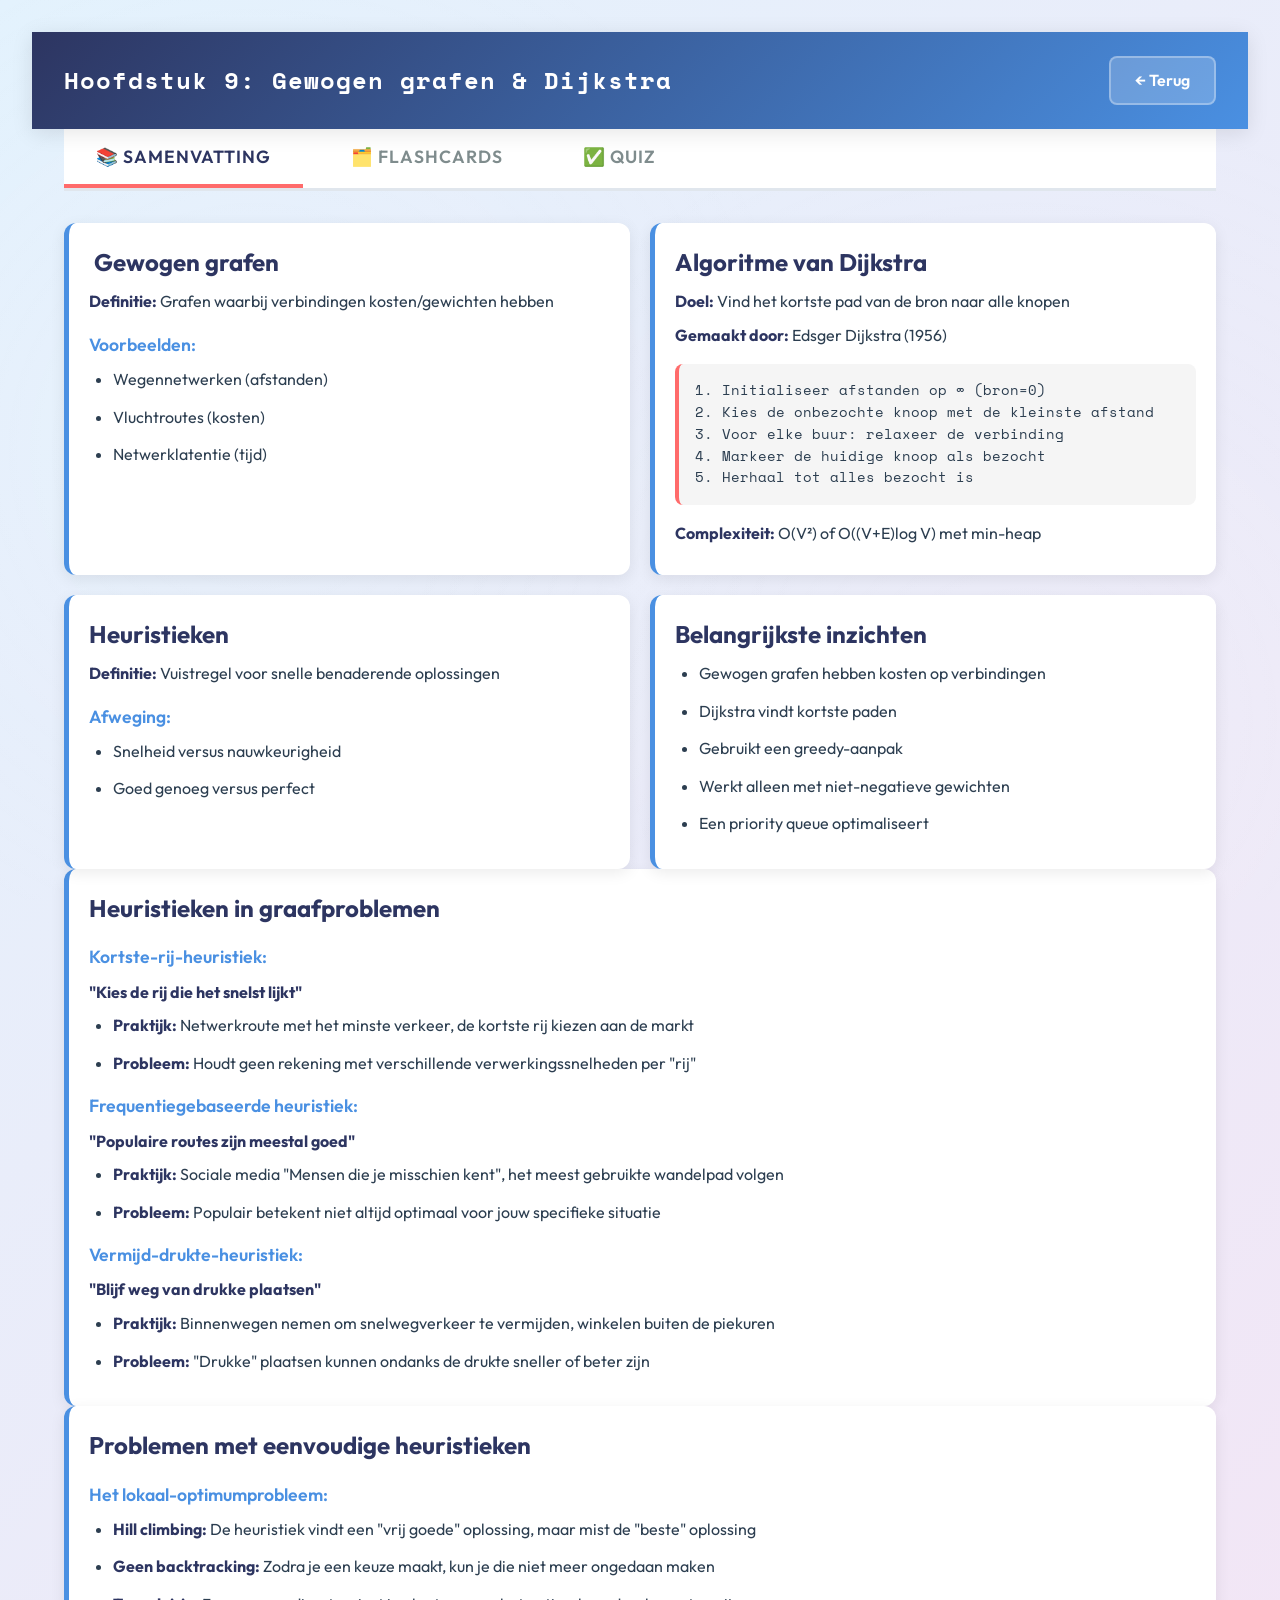
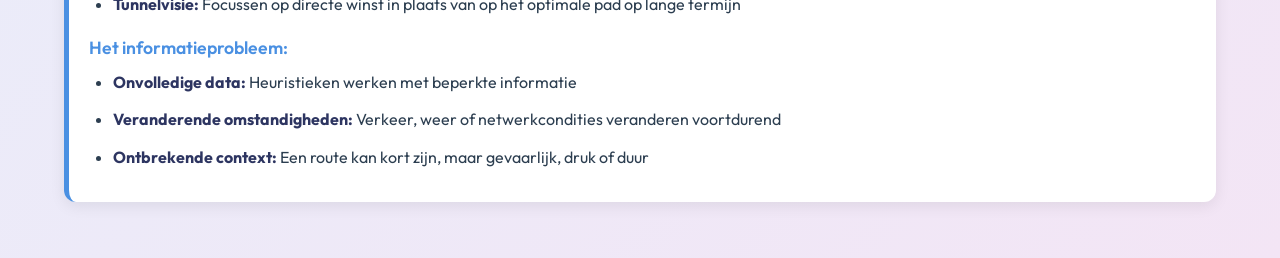
<file: chapter9.html>
<!DOCTYPE html>

<html lang="nl">
<head>
<meta charset="utf-8"/>
<meta content="width=device-width, initial-scale=1.0" name="viewport"/>
<title>Hoofdstuk 9: Gewogen grafen - Programming Advanced</title>
<link href="https://fonts.googleapis.com/css2?family=Space+Mono:wght@400;700&amp;family=Outfit:wght@300;400;600;800&amp;display=swap" rel="stylesheet"/>

    <link rel="stylesheet" href="style.css">
</head>
<body>
<nav class="navbar">
<div class="navbar-content">
<div class="chapter-header">Hoofdstuk 9: Gewogen grafen &amp; Dijkstra</div>
<button class="menu-toggle" type="button" aria-label="Menu openen" aria-expanded="false" aria-controls="mobile-menu"><span class="menu-icon">☰</span><span class="menu-label">Menu</span></button>
<a class="back-button" href="index.html">← Terug</a>
</div>
        <div id="mobile-menu" class="mobile-menu" aria-label="Hoofdstuknavigatie">
            <a href="index.html">🏠 Overzicht</a>
            <a href="chapter1.html">01 Introductie & zoeken</a>
            <a href="chapter2.html">02 Sorteeralgoritmen</a>
            <a href="chapter3.html">03 Datastructuren</a>
            <a href="chapter4.html">04 Recursie</a>
            <a href="chapter5.html">05 Verdeel en heers</a>
            <a href="chapter6.html">06 Backtracking</a>
            <a href="chapter7.html">07 Dynamisch programmeren</a>
            <a href="chapter8.html">08 Grafen</a>
            <a href="chapter9.html" class="current">09 Gewogen grafen</a>
            <a href="chapter10.html">10 Greedy-algoritmen</a>
            <a href="chapter11.html">11 Bomen</a>
            <a href="chapter12.html">12 Hashtabellen</a>
            <a href="chapter13.html">13 Cursusherhaling</a>
        </div>
    </nav>
    <div id="mobile-menu-backdrop" class="mobile-menu-backdrop"></div>
<div class="container">
<div class="section-tabs">
<button class="section-tab active" onclick="switchSection('summary')">📚 Samenvatting</button>
<button class="section-tab" onclick="switchSection('flashcards')">🗂️ Flashcards</button>
<button class="section-tab" onclick="switchSection('quiz')">✅ Quiz</button>
</div>
<div class="section-content active" id="summary">
<div class="summary-grid">
<div class="summary-card">
<h3>️ Gewogen grafen</h3>
<p><strong>Definitie:</strong> Grafen waarbij verbindingen kosten/gewichten hebben</p>
<h4>Voorbeelden:</h4>
<ul><li>Wegennetwerken (afstanden)</li><li>Vluchtroutes (kosten)</li><li>Netwerklatentie (tijd)</li></ul>
</div>
<div class="summary-card">
<h3> Algoritme van Dijkstra</h3>
<p><strong>Doel:</strong> Vind het kortste pad van de bron naar alle knopen</p>
<p><strong>Gemaakt door:</strong> Edsger Dijkstra (1956)</p>
<div class="code-block">1. Initialiseer afstanden op ∞ (bron=0)
2. Kies de onbezochte knoop met de kleinste afstand
3. Voor elke buur: relaxeer de verbinding
4. Markeer de huidige knoop als bezocht
5. Herhaal tot alles bezocht is</div>
<p><strong>Complexiteit:</strong> O(V²) of O((V+E)log V) met min-heap</p>
</div>
<div class="summary-card">
<h3> Heuristieken</h3>
<p><strong>Definitie:</strong> Vuistregel voor snelle benaderende oplossingen</p>
<h4>Afweging:</h4>
<ul><li>Snelheid versus nauwkeurigheid</li><li>Goed genoeg versus perfect</li></ul>
</div>
<div class="summary-card">
<h3> Belangrijkste inzichten</h3>
<ul><li>Gewogen grafen hebben kosten op verbindingen</li><li>Dijkstra vindt kortste paden</li><li>Gebruikt een greedy-aanpak</li><li>Werkt alleen met niet-negatieve gewichten</li><li>Een priority queue optimaliseert</li></ul>
</div>
</div>
</div>
<div class="summary-card">
<h3>Heuristieken in graafproblemen</h3>
<h4>Kortste-rij-heuristiek:</h4>
<p><strong>"Kies de rij die het snelst lijkt"</strong></p>
<ul>
<li><strong>Praktijk:</strong> Netwerkroute met het minste verkeer, de kortste rij kiezen aan de markt</li>
<li><strong>Probleem:</strong> Houdt geen rekening met verschillende verwerkingssnelheden per "rij"</li>
</ul>
<h4>Frequentiegebaseerde heuristiek:</h4>
<p><strong>"Populaire routes zijn meestal goed"</strong></p>
<ul>
<li><strong>Praktijk:</strong> Sociale media "Mensen die je misschien kent", het meest gebruikte wandelpad volgen</li>
<li><strong>Probleem:</strong> Populair betekent niet altijd optimaal voor jouw specifieke situatie</li>
</ul>
<h4>Vermijd-drukte-heuristiek:</h4>
<p><strong>"Blijf weg van drukke plaatsen"</strong></p>
<ul>
<li><strong>Praktijk:</strong> Binnenwegen nemen om snelwegverkeer te vermijden, winkelen buiten de piekuren</li>
<li><strong>Probleem:</strong> "Drukke" plaatsen kunnen ondanks de drukte sneller of beter zijn</li>
</ul>
</div>
<div class="summary-card">
<h3>Problemen met eenvoudige heuristieken</h3>
<h4>Het lokaal-optimumprobleem:</h4>
<ul>
<li><strong>Hill climbing:</strong> De heuristiek vindt een "vrij goede" oplossing, maar mist de "beste" oplossing</li>
<li><strong>Geen backtracking:</strong> Zodra je een keuze maakt, kun je die niet meer ongedaan maken</li>
<li><strong>Tunnelvisie:</strong> Focussen op directe winst in plaats van op het optimale pad op lange termijn</li>
</ul>
<h4>Het informatieprobleem:</h4>
<ul>
<li><strong>Onvolledige data:</strong> Heuristieken werken met beperkte informatie</li>
<li><strong>Veranderende omstandigheden:</strong> Verkeer, weer of netwerkcondities veranderen voortdurend</li>
<li><strong>Ontbrekende context:</strong> Een route kan kort zijn, maar gevaarlijk, druk of duur</li>
</ul>
</div>
<div class="section-content" id="flashcards">
<div class="quiz-container">
<div class="quiz-section">
<h3>📇 Flashcards</h3>
<div class="flashcard" onclick="toggle(this)"><div class="flashcard-question">Wat is het algoritme van Dijkstra?<span>▼</span></div><div class="flashcard-answer">Vindt het kortste pad van de bron naar alle knopen in een gewogen graaf</div></div>
<div class="flashcard" onclick="toggle(this)"><div class="flashcard-question">Complexiteit van Dijkstra?<span>▼</span></div><div class="flashcard-answer">O(V²) of O((V+E)log V) met priority queue</div></div>
<div class="flashcard" onclick="toggle(this)"><div class="flashcard-question">Wat is een heuristiek?<span>▼</span></div><div class="flashcard-answer">Vuistregel voor snelle benaderende oplossingen</div></div>
<div class="flashcard" onclick="toggle(this)"><div class="flashcard-question">Waarmee werkt Dijkstra?<span>▼</span></div><div class="flashcard-answer">Alleen niet-negatieve gewichten</div></div>
<div class="flashcard" onclick="toggle(this)"><div class="flashcard-question">Wat is relaxatie?<span>▼</span></div><div class="flashcard-answer">Afstand bijwerken als een korter pad gevonden wordt</div></div>
</div>
</div>
</div>
<div class="section-content" id="quiz">
<div class="quiz-container">
<div class="quiz-section">
<h3>✅ Quiz</h3>
<form id="mcq-form">
<div class="quiz-question">
<div class="question-number">V1</div>
<div class="question-text">Wat is het algoritme van Dijkstra?</div>
<div class="options">
<label class="option-label"><input name="q1" required="" type="radio" value="0"/><span>Sorteeralgoritme</span></label><label class="option-label"><input name="q1" required="" type="radio" value="1"/><span>Kortste-pad-algoritme voor gewogen grafen</span></label><label class="option-label"><input name="q1" required="" type="radio" value="2"/><span>Binair zoeken</span></label>
</div>
</div>
<div class="quiz-question">
<div class="question-number">V2</div>
<div class="question-text">Wat is een heuristiek?</div>
<div class="options">
<label class="option-label"><input name="q2" required="" type="radio" value="0"/><span>Exact algoritme</span></label><label class="option-label"><input name="q2" required="" type="radio" value="1"/><span>Vuistregel</span></label><label class="option-label"><input name="q2" required="" type="radio" value="2"/><span>Sorteermethode</span></label>
</div>
</div>
<div class="quiz-question">
<div class="question-number">V3</div>
<div class="question-text">Tijdcomplexiteit van Dijkstra?</div>
<div class="options">
<label class="option-label"><input name="q3" required="" type="radio" value="0"/><span>O(V²) of O((V+E)log V) met min-heap</span></label><label class="option-label"><input name="q3" required="" type="radio" value="1"/><span>O(n)</span></label><label class="option-label"><input name="q3" required="" type="radio" value="2"/><span>O(2^n)</span></label>
</div>
</div>
<div class="quiz-question">
<div class="question-number">V4</div>
<div class="question-text">Wat houdt Dijkstra bij?</div>
<div class="options">
<label class="option-label"><input name="q4" required="" type="radio" value="0"/><span>Alleen bezochte knopen</span></label><label class="option-label"><input name="q4" required="" type="radio" value="1"/><span>Kortste afstand van de bron naar elke knoop</span></label><label class="option-label"><input name="q4" required="" type="radio" value="2"/><span>Langste pad</span></label>
</div>
</div>
<div class="quiz-question">
<div class="question-number">V5</div>
<div class="question-text">Dijkstra werkt op grafen met:</div>
<div class="options">
<label class="option-label"><input name="q5" required="" type="radio" value="0"/><span>Negatieve gewichten</span></label><label class="option-label"><input name="q5" required="" type="radio" value="1"/><span>Alleen niet-negatieve gewichten</span></label><label class="option-label"><input name="q5" required="" type="radio" value="2"/><span>Alle gewichten</span></label>
</div>
</div>
<div class="quiz-question">
<div class="question-number">V6</div>
<div class="question-text">Welke datastructuur optimaliseert Dijkstra?</div>
<div class="options">
<label class="option-label"><input name="q6" required="" type="radio" value="0"/><span>Stack</span></label><label class="option-label"><input name="q6" required="" type="radio" value="1"/><span>Wachtrij</span></label><label class="option-label"><input name="q6" required="" type="radio" value="2"/><span>Alleen array</span></label>
</div>
</div>
<div class="quiz-question">
<div class="question-number">V7</div>
<div class="question-text">Dijkstra initialiseert afstanden op:</div>
<div class="options">
<label class="option-label"><input name="q7" required="" type="radio" value="0"/><span>0</span></label><label class="option-label"><input name="q7" required="" type="radio" value="1"/><span>Oneindig (behalve bron=0)</span></label><label class="option-label"><input name="q7" required="" type="radio" value="2"/><span>-1</span></label>
</div>
</div>
<div class="quiz-question">
<div class="question-number">V8</div>
<div class="question-text">In Dijkstra worden bezochte knopen:</div>
<div class="options">
<label class="option-label"><input name="q8" required="" type="radio" value="0"/><span>Opnieuw bezocht</span></label><label class="option-label"><input name="q8" required="" type="radio" value="1"/><span>Nooit opnieuw bezocht</span></label><label class="option-label"><input name="q8" required="" type="radio" value="2"/><span>Willekeurig gecontroleerd</span></label>
</div>
</div>
<div class="quiz-question">
<div class="question-number">V9</div>
<div class="question-text">Greedy-keuze in Dijkstra?</div>
<div class="options">
<label class="option-label"><input name="q9" required="" type="radio" value="0"/><span>Willekeurige knoop</span></label><label class="option-label"><input name="q9" required="" type="radio" value="1"/><span>Knoop met de kleinste huidige afstand</span></label><label class="option-label"><input name="q9" required="" type="radio" value="2"/><span>Grootste knoop</span></label>
</div>
</div>
<div class="quiz-question">
<div class="question-number">V10</div>
<div class="question-text">Gegeven afstanden [A:0, B:7, C:9], welke knoop wordt als volgende bezocht?</div>
<div class="options">
<label class="option-label"><input name="q10" required="" type="radio" value="0"/><span>A</span></label><label class="option-label"><input name="q10" required="" type="radio" value="1"/><span>B</span></label><label class="option-label"><input name="q10" required="" type="radio" value="2"/><span>C</span></label>
</div>
</div>
<div class="quiz-question">
<div class="question-number">V11</div>
<div class="question-text">Garandeert Dijkstra het kortste pad?</div>
<div class="options">
<label class="option-label"><input name="q11" required="" type="radio" value="0"/><span>Altijd bij niet-negatieve gewichten</span></label><label class="option-label"><input name="q11" required="" type="radio" value="1"/><span>Nooit</span></label><label class="option-label"><input name="q11" required="" type="radio" value="2"/><span>Alleen voor gerichte grafen</span></label>
</div>
</div>
<div class="quiz-question">
<div class="question-number">V12</div>
<div class="question-text">Wat is relaxatie in Dijkstra?</div>
<div class="options">
<label class="option-label"><input name="q12" required="" type="radio" value="0"/><span>Knopen verwijderen</span></label><label class="option-label"><input name="q12" required="" type="radio" value="1"/><span>Afstand bijwerken als een korter pad gevonden wordt</span></label><label class="option-label"><input name="q12" required="" type="radio" value="2"/><span>Verbindingen toevoegen</span></label>
</div>
</div>
<div class="quiz-question">
<div class="question-number">V13</div>
<div class="question-text">Gewogen graaf heeft:</div>
<div class="options">
<label class="option-label"><input name="q13" required="" type="radio" value="0"/><span>Kosten op verbindingen</span></label><label class="option-label"><input name="q13" required="" type="radio" value="1"/><span>Geen verbindingen</span></label><label class="option-label"><input name="q13" required="" type="radio" value="2"/><span>Alleen gerichte verbindingen</span></label>
</div>
</div>
<div class="quiz-question">
<div class="question-number">V14</div>
<div class="question-text">Wanneer werd het algoritme van Dijkstra uitgevonden?</div>
<div class="options">
<label class="option-label"><input name="q14" required="" type="radio" value="0"/><span>1946</span></label><label class="option-label"><input name="q14" required="" type="radio" value="1"/><span>1956</span></label><label class="option-label"><input name="q14" required="" type="radio" value="2"/><span>1966</span></label>
</div>
</div>
<div class="quiz-question">
<div class="question-number">V15</div>
<div class="question-text">Dijkstra versus BFS?</div>
<div class="options">
<label class="option-label"><input name="q15" required="" type="radio" value="0"/><span>BFS voor ongewogen grafen, Dijkstra voor gewogen grafen</span></label><label class="option-label"><input name="q15" required="" type="radio" value="1"/><span>Hetzelfde algoritme</span></label><label class="option-label"><input name="q15" required="" type="radio" value="2"/><span>BFS is sneller</span></label>
</div>
</div>
<button class="submit-quiz" type="submit">Indienen</button>
</form>
<div id="mcq-result"></div>
</div>
</div>
</div>
</div>
<script>
        // Quiz Configuration
        const QUIZ_CONFIG = {
            'chapter9-mcq': {
                answers: [1, 1, 0, 1, 1, 1, 1, 1, 1, 1, 0, 1, 0, 1, 0],
                total: 15
            }
        };

        // Storage functions
        function saveQuizData(quizId, data) {
            localStorage.setItem(quizId, JSON.stringify(data));
        }

        function loadQuizData(quizId) {
            const data = localStorage.getItem(quizId);
            return data ? JSON.parse(data) : null;
        }

        // Switch between sections
        function switchSection(sectionName) {
            const tabs = document.querySelectorAll('.section-tab');
            const contents = document.querySelectorAll('.section-content');
            
            tabs.forEach(tab => tab.classList.remove('active'));
            contents.forEach(content => content.classList.remove('active'));
            
            event.target.classList.add('active');
            document.getElementById(sectionName).classList.add('active');
        }

        // Flashcard toggle
        function toggleFlashcard(card) {
            const answer = card.querySelector('.flashcard-answer');
            answer.classList.toggle('show');
        }

        // Restore saved answers for a quiz
        function restoreAnswers(formId, quizId) {
            const savedData = loadQuizData(quizId);
            if (!savedData || !savedData.userAnswers) return;

            const form = document.getElementById(formId);
            Object.entries(savedData.userAnswers).forEach(([questionName, value]) => {
                const input = form.querySelector(`input[name="${questionName}"][value="${value}"]`);
                if (input) {
                    input.checked = true;
                }
            });

            if (savedData.submitted) {
                showAnswerFeedback(formId, quizId, savedData.userAnswers);
            }
        }

        // Show feedback for each answer
        function showAnswerFeedback(formId, quizId, userAnswers) {
            const form = document.getElementById(formId);
            const config = QUIZ_CONFIG[quizId];
            const questionPrefix = quizId.includes('mcq') ? 'q' : quizId.includes('tf') ? 'tf' : 'code';
            
            for (let i = 0; i < config.total; i++) {
                const questionName = `${questionPrefix}${i + 1}`;
                const userAnswer = parseInt(userAnswers[questionName]);
                const juistAnswer = config.answers[i];
                
                form.querySelectorAll(`input[name="${questionName}"]`).forEach(input => {
                    const label = input.closest('.option-label');
                    const value = parseInt(input.value);
                    
                    label.classList.remove('correct', 'incorrect');
                    
                    if (value === juistAnswer) {
                        label.classList.add('correct');
                    } else if (value === userAnswer && value !== juistAnswer) {
                        label.classList.add('incorrect');
                    }
                    
                    input.disabled = true;
                });
            }
            
            // Update submit button to show reset option
            const submitBtn = form.querySelector('.submit-quiz');
            if (submitBtn) {
                submitBtn.disabled = true;
                submitBtn.style.display = 'none';
            }
            
            // Show or create reset button
            let resetBtn = form.querySelector('.reset-quiz');
            if (!resetBtn) {
                resetBtn = document.createElement('button');
                resetBtn.type = 'button';
                resetBtn.className = 'reset-quiz';
                resetBtn.textContent = '🔄 Quiz opnieuw starten';
                resetBtn.onclick = function() { resetQuiz(formId, quizId); };
                submitBtn.parentNode.insertBefore(resetBtn, submitBtn.nextSibling);
            }
            resetBtn.style.display = 'block';
        }

        // Reset quiz function
        function resetQuiz(formId, quizId) {
            const form = document.getElementById(formId);
            
            // Clear saved data
            localStorage.removeItem(quizId);
            
            // Reset form
            form.reset();
            
            // Remove all feedback styling
            form.querySelectorAll('.option-label').forEach(label => {
                label.classList.remove('correct', 'incorrect');
            });
            
            // Re-enable all inputs
            form.querySelectorAll('input').forEach(input => {
                input.disabled = false;
            });
            
            // Hide reset button, show submit button
            const resetBtn = form.querySelector('.reset-quiz');
            const submitBtn = form.querySelector('.submit-quiz');
            if (resetBtn) resetBtn.style.display = 'none';
            if (submitBtn) {
                submitBtn.disabled = false;
                submitBtn.style.display = 'block';
            }
            
            // Clear result display
            const resultId = formId.replace('-form', '-result');
            const resultDiv = document.getElementById(resultId);
            if (resultDiv) {
                resultDiv.className = '';
                resultDiv.textContent = '';
            }
            
            // Scroll to top of quiz
            form.scrollIntoView({ behavior: 'smooth', block: 'start' });
        }

        // Handle quiz submission
        function handleQuizSubmit(e, formId, quizId) {
            e.preventDefault();
            const form = document.getElementById(formId);
            const config = QUIZ_CONFIG[quizId];
            const formData = new FormData(form);
            const questionPrefix = quizId.includes('mcq') ? 'q' : quizId.includes('tf') ? 'tf' : 'code';
            
            let juist = 0;
            const userAnswers = {};
            
            for (let i = 0; i < config.total; i++) {
                const questionName = `${questionPrefix}${i + 1}`;
                const selected = parseInt(formData.get(questionName));
                userAnswers[questionName] = selected;
                
                if (selected === config.answers[i]) {
                    juist++;
                }
            }
            
            // Save results
            saveQuizData(quizId, {
                userAnswers: userAnswers,
                score: juist,
                total: config.total,
                submitted: true,
                timestamp: new Date().toISOString()
            });
            
            // Show feedback
            showAnswerFeedback(formId, quizId, userAnswers);
            
            // Show result
            const resultId = formId.replace('-form', '-result');
            showResult(resultId, juist, config.total);
        }

        // Show quiz result
        function showResult(elementId, juist, total) {
            const percentage = (juist / total) * 100;
            const resultDiv = document.getElementById(elementId);
            
            let resultClass, message;
            if (percentage >= 80) {
                resultClass = 'excellent';
                message = `🎉 Uitstekend! ${juist}/${total} juist (${percentage.toFixed(0)}%)`;
            } else if (percentage >= 60) {
                resultClass = 'good';
                message = `👍 Goed gedaan! ${juist}/${total} juist (${percentage.toFixed(0)}%). Herhaal de concepten die je gemist hebt.`;
            } else {
                resultClass = 'needs-work';
                message = `📚 ${juist}/${total} juist (${percentage.toFixed(0)}%). Bestudeer de samenvatting en probeer opnieuw!`;
            }
            
            resultDiv.className = `quiz-result ${resultClass}`;
            resultDiv.textContent = message;
            resultDiv.scrollIntoView({ behavior: 'smooth', block: 'nearest' });
        }

        // Initialize quizzes
        document.addEventListener('DOMContentLoaded', function() {
            // Multiple Choice Quiz
            const mcqForm = document.getElementById('mcq-form');
            if (mcqForm) {
                mcqForm.addEventListener('submit', (e) => handleQuizSubmit(e, 'mcq-form', 'chapter9-mcq'));
                restoreAnswers('mcq-form', 'chapter9-mcq');
            }
        });
    </script>


<script>
        // Verbeterd mobiel menu
        (function () {
            const toggle = document.querySelector('.menu-toggle');
            const menu = document.getElementById('mobile-menu');
            const backdrop = document.getElementById('mobile-menu-backdrop');
            if (!toggle || !menu) return;

            const icon = toggle.querySelector('.menu-icon') || toggle;

            function openMenu() {
                menu.classList.add('open');
                document.body.classList.add('menu-open');
                toggle.setAttribute('aria-expanded', 'true');
                if (icon) icon.textContent = '×';
            }

            function closeMenu() {
                menu.classList.remove('open');
                document.body.classList.remove('menu-open');
                toggle.setAttribute('aria-expanded', 'false');
                if (icon) icon.textContent = '☰';
            }

            toggle.addEventListener('click', function () {
                menu.classList.contains('open') ? closeMenu() : openMenu();
            });

            if (backdrop) backdrop.addEventListener('click', closeMenu);
            menu.querySelectorAll('a').forEach(link => link.addEventListener('click', closeMenu));
            document.addEventListener('keydown', event => { if (event.key === 'Escape') closeMenu(); });
            window.addEventListener('resize', () => { if (window.innerWidth > 900) closeMenu(); });
        })();
</script>


</body>
</html>
</file>
<file: style.css>
/* ===== chapter1.html ===== */
* {
            margin: 0;
            padding: 0;
            box-sizing: border-box;
        }

        :root {
            --primary: #2d3561;
            --secondary: #4a90e2;
            --accent: #ff6b6b;
            --success: #51cf66;
            --warning: #ffd93d;
            --bg: #f8f9fa;
            --card: #ffffff;
            --text: #2c3e50;
            --text-light: #7f8c8d;
        }

        body {
            font-family: 'Outfit', sans-serif;
            background: var(--bg);
            color: var(--text);
            line-height: 1.6;
        }

        .navbar {
            background: linear-gradient(135deg, var(--primary) 0%, var(--secondary) 100%);
            color: white;
            padding: 1.5rem 2rem;
            box-shadow: 0 4px 20px rgba(0, 0, 0, 0.1);
            position: sticky;
            top: 0;
            z-index: 100;
        }

        .navbar-content {
            max-width: 1400px;
            margin: 0 auto;
            display: flex;
            justify-content: space-between;
            align-items: center;
        }

        .back-button {
            background: rgba(255, 255, 255, 0.2);
            color: white;
            padding: 0.6rem 1.5rem;
            border-radius: 8px;
            text-decoration: none;
            font-weight: 600;
            transition: all 0.3s ease;
            border: 2px solid rgba(255, 255, 255, 0.3);
        }

        .back-button:hover {
            background: rgba(255, 255, 255, 0.3);
            transform: translateX(-5px);
        }

        .chapter-header {
            font-family: 'Space Mono', monospace;
            font-size: 1.5rem;
            font-weight: 700;
            letter-spacing: 1px;
        }

        .container {
            max-width: 1400px;
            margin: 0 auto;
            padding: 3rem 2rem;
        }

        .title-section {
            text-align: center;
            margin-bottom: 3rem;
        }

        h1 {
            font-size: 3rem;
            color: var(--primary);
            margin-bottom: 0.5rem;
        }

        .chapter-number {
            font-family: 'Space Mono', monospace;
            color: var(--secondary);
            font-size: 1.2rem;
            font-weight: 700;
            text-transform: uppercase;
            letter-spacing: 2px;
        }

        .section-tabs {
            display: flex;
            gap: 1rem;
            margin-bottom: 2rem;
            border-bottom: 3px solid var(--border);
            flex-wrap: wrap;
        }

        .section-tab {
            padding: 1rem 2rem;
            background: transparent;
            border: none;
            border-bottom: 4px solid transparent;
            cursor: pointer;
            font-family: 'Outfit', sans-serif;
            font-size: 1.1rem;
            font-weight: 600;
            color: var(--text-light);
            transition: all 0.3s ease;
            text-transform: uppercase;
            letter-spacing: 1px;
        }

        .section-tab:hover {
            color: var(--secondary);
        }

        .section-tab.active {
            color: var(--primary);
            border-bottom-color: var(--accent);
        }

        .section-content {
            display: none;
            animation: fadeIn 0.5s ease;
        }

        .section-content.active {
            display: block;
        }

        /* Summary Styles */
        .summary-grid {
            display: grid;
            grid-template-columns: repeat(auto-fit, minmax(400px, 1fr));
            gap: 1.25rem;
        }

        .summary-card {
            background: white;
            padding: 1.25rem;
            border-radius: 12px;
            box-shadow: 0 4px 15px rgba(0, 0, 0, 0.08);
            border-left: 5px solid var(--secondary);
        }

        .summary-card h3 {
            color: var(--primary);
            font-size: 1.5rem;
            margin-bottom: 0.5rem;
            font-weight: 700;
        }

        .summary-card h4 {
            color: var(--secondary);
            font-size: 1.2rem;
            margin: 1.5rem 0 0.75rem;
            font-weight: 600;
        }

        .summary-card p, .summary-card li {
            color: var(--text);
            line-height: 1.8;
            margin-bottom: 0.75rem;
        }

        .summary-card ul {
            margin-left: 1.5rem;
        }

        .summary-card strong {
            color: var(--primary);
        }

        .code-block {
            background: #f5f5f5;
            padding: 1rem;
            border-radius: 8px;
            font-family: 'Space Mono', monospace;
            font-size: 0.9rem;
            margin: 1rem 0;
            border-left: 4px solid var(--accent);
            overflow-x: auto;
        }

        .highlight-box {
            background: #e3f2fd;
            border-left: 4px solid var(--secondary);
            padding: 1rem;
            margin: 1rem 0;
            border-radius: 4px;
        }

        .comparison-table {
            width: 100%;
            border-collapse: collapse;
            margin: 1.5rem 0;
            background: white;
            box-shadow: 0 2px 10px rgba(0, 0, 0, 0.05);
        }

        .comparison-table th {
            background: var(--primary);
            color: white;
            padding: 1rem;
            text-align: left;
            font-weight: 600;
        }

        .comparison-table td {
            padding: 1rem;
            border-bottom: 1px solid #e0e0e0;
        }

        .comparison-table tr:hover {
            background: #f5f5f5;
        }

        /* Quiz Styles */
        .quiz-container {
            max-width: 900px;
            margin: 0 auto;
        }

        .quiz-section {
            background: white;
            padding: 1.25rem;
            border-radius: 12px;
            box-shadow: 0 4px 15px rgba(0, 0, 0, 0.08);
            margin-bottom: 2rem;
        }

        .quiz-section h3 {
            color: var(--primary);
            font-size: 1.8rem;
            margin-bottom: 1.5rem;
            padding-bottom: 0.5rem;
            border-bottom: 3px solid var(--accent);
        }

        .quiz-question {
            margin-bottom: 2rem;
            padding: 1.5rem;
            background: var(--bg);
            border-radius: 10px;
            border-left: 5px solid var(--warning);
        }

        .question-number {
            color: var(--secondary);
            font-weight: 700;
            font-size: 1.1rem;
            margin-bottom: 0.5rem;
        }

        .question-text {
            font-weight: 600;
            font-size: 1.1rem;
            margin-bottom: 0.5rem;
            color: var(--primary);
        }

        .options {
            display: flex;
            flex-direction: column;
            gap: 0.75rem;
        }

        .option-label {
            display: flex;
            align-items: center;
            padding: 1rem;
            background: white;
            border: 2px solid #e0e0e0;
            border-radius: 8px;
            cursor: pointer;
            transition: all 0.3s ease;
        }

        .option-label:hover {
            border-color: var(--secondary);
            background: #f0f7ff;
            transform: translateX(5px);
        }
        .option-label.correct {
            background: #d3f9d8;
            border-color: var(--success);
            border-width: 3px;
        }

        .option-label.incorrect {
            background: #ffe3e3;
            border-color: var(--accent);
            border-width: 3px;
        }

        .option-label.correct::after {
            content: '✓ Correct';
            margin-left: auto;
            color: var(--success);
            font-weight: 700;
        }

        .option-label.incorrect::after {
            content: '✗ Incorrect';
            margin-left: auto;
            color: var(--accent);
            font-weight: 700;
        }

        .submit-quiz:disabled {
            opacity: 0.6;
            cursor: not-allowed;
            transform: none;
        }

        .reset-quiz {
            width: 100%;
            padding: 1.2rem;
            background: linear-gradient(135deg, var(--warning), #f59f00);
            color: white;
            border: none;
            border-radius: 10px;
            font-family: 'Outfit', sans-serif;
            font-size: 1.1rem;
            font-weight: 700;
            cursor: pointer;
            transition: all 0.3s ease;
            text-transform: uppercase;
            letter-spacing: 1px;
            margin-top: 1rem;
            display: none;
        }

        .reset-quiz:hover {
            transform: translateY(-3px);
            box-shadow: 0 10px 25px rgba(255, 217, 61, 0.4);
        }

        .option-label input[type="radio"] {
            margin-right: 1rem;
            cursor: pointer;
            width: 20px;
            height: 20px;
            accent-color: var(--secondary);
        }

        .flashcard {
            margin-bottom: 1.5rem;
            background: white;
            border-radius: 10px;
            overflow: hidden;
            box-shadow: 0 2px 10px rgba(0, 0, 0, 0.08);
        }

        .flashcard-question {
            background: var(--secondary);
            color: white;
            padding: 1rem 1.5rem;
            font-weight: 600;
            cursor: pointer;
            user-select: none;
            display: flex;
            justify-content: space-between;
            align-items: center;
        }

        .flashcard-question:hover {
            background: var(--primary);
        }

        .flashcard-answer {
            padding: 1.5rem;
            background: #f8f9fa;
            display: none;
            border-top: 2px solid var(--secondary);
        }

        .flashcard-answer.show {
            display: block;
            animation: slideDown 0.3s ease;
        }

        .submit-quiz {
            width: 100%;
            padding: 1.2rem;
            background: linear-gradient(135deg, var(--secondary), var(--primary));
            color: white;
            border: none;
            border-radius: 10px;
            font-family: 'Outfit', sans-serif;
            font-size: 1.1rem;
            font-weight: 700;
            cursor: pointer;
            transition: all 0.3s ease;
            text-transform: uppercase;
            letter-spacing: 1px;
            margin-top: 2rem;
        }

        .submit-quiz:hover {
            transform: translateY(-3px);
            box-shadow: 0 10px 25px rgba(74, 144, 226, 0.4);
        }

        .quiz-result {
            margin-top: 2rem;
            padding: 1.25rem;
            border-radius: 12px;
            font-weight: 600;
            text-align: center;
            font-size: 1.3rem;
            animation: fadeIn 0.5s ease;
        }

        .quiz-result.excellent {
            background: linear-gradient(135deg, #d3f9d8, #b2f2bb);
            color: #2b8a3e;
            border: 3px solid var(--success);
        }

        .quiz-result.good {
            background: linear-gradient(135deg, #fff3bf, #ffe066);
            color: #e67700;
            border: 3px solid var(--warning);
        }

        .quiz-result.needs-work {
            background: linear-gradient(135deg, #ffe3e3, #ffc9c9);
            color: #c92a2a;
            border: 3px solid var(--accent);
        }

        @keyframes fadeIn {
            from { opacity: 0; }
            to { opacity: 1; }
        }

        @keyframes slideDown {
            from {
                opacity: 0;
                transform: translateY(-10px);
            }
            to {
                opacity: 1;
                transform: translateY(0);
            }
        }

        @media (max-width: 768px) {
            .summary-grid {
                grid-template-columns: 1fr;
            }

            h1 {
                font-size: 2rem;
            }

            .section-tabs {
                overflow-x: auto;
            }
        }
    

        /* Mobiele hoofdstuknavigatie */
        .menu-toggle { display: none; align-items: center; justify-content: center; gap: .45rem; min-width: 44px; height: 42px; padding: 0 .8rem; border: 2px solid rgba(255,255,255,.35); border-radius: 10px; background: rgba(255,255,255,.18); color: white; font-weight: 700; cursor: pointer; transition: all .25s ease; }
        .menu-toggle:hover, .menu-toggle:focus-visible { background: rgba(255,255,255,.3); outline: none; }
        .menu-icon { font-size: 1.25rem; line-height: 1; }
        .menu-label { font-size: .95rem; font-weight: 700; }
        .mobile-menu { display: none; max-width: 1400px; margin: 1rem auto 0; background: rgba(255,255,255,.98); border-radius: 16px; box-shadow: 0 14px 36px rgba(0,0,0,.18); overflow: hidden; }
        .mobile-menu.open { display: grid; grid-template-columns: repeat(auto-fit, minmax(220px, 1fr)); gap: .25rem; padding: .75rem; animation: slideDown .2s ease; }
        .mobile-menu a { color: var(--primary); text-decoration: none; font-weight: 700; padding: .9rem 1rem; border-radius: 10px; transition: background .2s ease; }
        .mobile-menu a:hover, .mobile-menu a:focus-visible, .mobile-menu a.current { background: #eef5ff; outline: none; }
        .mobile-menu a.current { color: var(--secondary); }
        body.menu-open { overflow: hidden; }

        @media (max-width: 900px) {
            .navbar { padding: .75rem 1rem !important; }
            .navbar-content { display: grid !important; grid-template-columns: minmax(0, 1fr) auto; align-items: center; gap: .75rem; }
            .chapter-header { font-size: .95rem !important; line-height: 1.3 !important; max-width: none !important; white-space: nowrap; overflow: hidden; text-overflow: ellipsis; }
            .back-button { display: none !important; }
            .menu-toggle { display: inline-flex !important; }
            .mobile-menu-backdrop { position: fixed; inset: 0; background: rgba(22,29,37,.42); opacity: 0; pointer-events: none; transition: opacity .25s ease; z-index: 140; }
            body.menu-open .mobile-menu-backdrop { opacity: 1; pointer-events: auto; }
            .mobile-menu { display: block !important; position: fixed; top: 0; right: 0; bottom: 0; width: min(86vw, 340px); height: 100vh; margin: 0 !important; padding: 4.75rem .9rem 1rem !important; border-radius: 18px 0 0 18px; box-shadow: -10px 0 32px rgba(0,0,0,.18); background: rgba(255,255,255,.99); overflow-y: auto; transform: translateX(100%); transition: transform .25s ease; z-index: 150; }
            .mobile-menu.open { display: block !important; transform: translateX(0); }
            .mobile-menu a { display: block; padding: .9rem 1rem; margin-bottom: .35rem; border-radius: 12px; }
            .container { padding: 1rem !important; }
            .section-tabs { top: 64px !important; margin: 0 -1rem 1rem !important; padding: .7rem 1rem !important; border-bottom: none !important; box-shadow: 0 2px 12px rgba(0,0,0,.04); background: rgba(255,255,255,.96) !important; backdrop-filter: blur(8px); gap: .5rem !important; flex-wrap: nowrap !important; overflow-x: auto; -webkit-overflow-scrolling: touch; scrollbar-width: none; }
            .section-tabs::-webkit-scrollbar { display: none; }
            .section-tab { flex: 0 0 auto; white-space: nowrap; padding: .7rem .95rem !important; font-size: .86rem !important; letter-spacing: 0 !important; text-transform: none !important; border: 1px solid #e2e8f0 !important; border-bottom: none !important; border-radius: 999px !important; background: #f3f6fb !important; color: var(--primary) !important; }
            .section-tab.active { background: var(--primary) !important; color: white !important; border-color: var(--primary) !important; }
            .summary-grid { grid-template-columns: 1fr !important; gap: 1rem !important; }
            .summary-card, .quiz-section, .quiz-question { padding: 1rem !important; border-radius: 14px; }
            .summary-card h3 { font-size: 1.3rem !important; }
            .comparison-table, table { display: block; overflow-x: auto; white-space: nowrap; border-radius: 12px; }
            th, td, .comparison-table th, .comparison-table td { padding: .8rem !important; }
            .code-block { font-size: .78rem !important; padding: .85rem !important; overflow-x: auto; }
            .flashcard-question, .flashcard-answer { padding: 1rem !important; }
            .option-label { padding: .9rem !important; align-items: flex-start !important; }
        }
        @media (max-width: 480px) {
            .chapter-header { font-size: .88rem !important; }
            .menu-label { display: none; }
            .menu-toggle { padding: 0 .7rem; }
            .container { padding: .85rem !important; }
            .section-tabs { top: 60px !important; margin: 0 -.85rem 1rem !important; padding: .65rem .85rem !important; }
            .section-tab { font-size: .82rem !important; padding: .65rem .85rem !important; }
        }

/* ===== chapter10.html ===== */
* { margin: 0; padding: 0; box-sizing: border-box; }
        :root { --primary: #2d3561; --secondary: #4a90e2; --accent: #ff6b6b; --success: #51cf66; --warning: #ffd93d; --bg: #f8f9fa; --card: #ffffff; --text: #2c3e50; --text-light: #7f8c8d; }
        body { font-family: 'Outfit', sans-serif; background: var(--bg); color: var(--text); line-height: 1.6; }
        .navbar { background: linear-gradient(135deg, var(--primary) 0%, var(--secondary) 100%); color: white; padding: 1.5rem 2rem; box-shadow: 0 4px 20px rgba(0,0,0,0.1); position: sticky; top: 0; z-index: 100; }
        .navbar-content { max-width: 1400px; margin: 0 auto; display: flex; justify-content: space-between; align-items: center; }
        .back-button { background: rgba(255,255,255,0.2); color: white; padding: 0.6rem 1.5rem; border-radius: 8px; text-decoration: none; font-weight: 600; transition: all 0.3s; border: 2px solid rgba(255,255,255,0.3); }
        .back-button:hover { background: rgba(255,255,255,0.3); transform: translateX(-5px); }
        .chapter-header { font-family: 'Space Mono', monospace; font-size: 1.5rem; font-weight: 700; letter-spacing: 1px; }
        .container { max-width: 1400px; margin: 0 auto; padding: 0 2rem 1.5rem 2rem; }
        .title-section { text-align: center; margin-bottom: 3rem; }
        h1 { font-size: 3rem; color: var(--primary); margin-bottom: 0.5rem; }
        .chapter-number { font-family: 'Space Mono', monospace; color: var(--secondary); font-size: 1.2rem; font-weight: 700; text-transform: uppercase; letter-spacing: 2px; }
        .section-tabs { display: flex; gap: 1rem; margin-bottom: 2rem; margin-top: 0; border-bottom: 3px solid #e0e6ed; flex-wrap: wrap; }
        .section-tab { padding: 1rem 2rem; background: transparent; border: none; border-bottom: 4px solid transparent; cursor: pointer; font-family: 'Outfit', sans-serif; font-size: 1.1rem; font-weight: 600; color: var(--text-light); transition: all 0.3s; text-transform: uppercase; letter-spacing: 1px; }
        .section-tab:hover { color: var(--secondary); }
        .section-tab.active { color: var(--primary); border-bottom-color: var(--accent); }
        .section-content { display: none; animation: fadeIn 0.5s; }
        .section-content.active { display: block; }
        .summary-grid { display: grid; grid-template-columns: repeat(auto-fit, minmax(500px, 1fr)); gap: 1.25rem; max-width: 100%; }
        .summary-card { background: white; padding: 1.25rem; border-radius: 12px; box-shadow: 0 4px 15px rgba(0,0,0,0.08); border-left: 5px solid var(--secondary); }
        .summary-card h3 { color: var(--primary); font-size: 1.5rem; margin-bottom: 0.5rem; font-weight: 700; }
        .summary-card h4 { color: var(--secondary); font-size: 1.1rem; margin: 1rem 0 0.5rem; font-weight: 600; }
        .summary-card p, .summary-card li { color: var(--text); line-height: 1.6; margin-bottom: 0.75rem; }
        .summary-card ul { margin-left: 1.5rem; }
        .summary-card strong { color: var(--primary); }
        .code-block { background: #f5f5f5; padding: 1rem; border-radius: 8px; font-family: 'Space Mono', monospace; font-size: 0.85rem; margin: 1rem 0; border-left: 4px solid var(--accent); overflow-x: auto; white-space: pre-line; }
        .highlight-box { background: #e3f2fd; border-left: 4px solid var(--secondary); padding: 1rem; margin: 1rem 0; border-radius: 4px; }
        .quiz-container { max-width: 900px; margin: 0 auto; }
        .quiz-section { background: white; padding: 1.25rem; border-radius: 12px; box-shadow: 0 4px 15px rgba(0,0,0,0.08); margin-bottom: 2rem; }
        .quiz-section h3 { color: var(--primary); font-size: 1.8rem; margin-bottom: 1.5rem; padding-bottom: 0.5rem; border-bottom: 3px solid var(--accent); }
        .quiz-question { margin-bottom: 2rem; padding: 1.5rem; background: var(--bg); border-radius: 10px; border-left: 5px solid var(--warning); }
        .question-number { color: var(--secondary); font-weight: 700; font-size: 1.1rem; margin-bottom: 0.5rem; }
        .question-text { font-weight: 600; font-size: 1.05rem; margin-bottom: 0.5rem; color: var(--primary); line-height: 1.6; }
        .options { display: flex; flex-direction: column; gap: 0.75rem; }
        .option-label { display: flex; align-items: center; padding: 1rem; background: white; border: 2px solid #e0e0e0; border-radius: 8px; cursor: pointer; transition: all 0.3s; }
        .option-label:hover { border-color: var(--secondary); background: #f0f7ff; transform: translateX(5px); }
        .option-label.correct {
            background: #d3f9d8;
            border-color: var(--success);
            border-width: 3px;
        }

        .option-label.incorrect {
            background: #ffe3e3;
            border-color: var(--accent);
            border-width: 3px;
        }

        .option-label.correct::after {
            content: '✓ Correct';
            margin-left: auto;
            color: var(--success);
            font-weight: 700;
        }

        .option-label.incorrect::after {
            content: '✗ Incorrect';
            margin-left: auto;
            color: var(--accent);
            font-weight: 700;
        }

        .submit-quiz:disabled {
            opacity: 0.6;
            cursor: not-allowed;
            transform: none;
        }

        .reset-quiz {
            width: 100%;
            padding: 1.2rem;
            background: linear-gradient(135deg, var(--warning), #f59f00);
            color: white;
            border: none;
            border-radius: 10px;
            font-family: 'Outfit', sans-serif;
            font-size: 1.1rem;
            font-weight: 700;
            cursor: pointer;
            transition: all 0.3s ease;
            text-transform: uppercase;
            letter-spacing: 1px;
            margin-top: 1rem;
            display: none;
        }

        .reset-quiz:hover {
            transform: translateY(-3px);
            box-shadow: 0 10px 25px rgba(255, 217, 61, 0.4);
        }
        .option-label input { margin-right: 1rem; width: 20px; height: 20px; accent-color: var(--secondary); cursor: pointer; flex-shrink: 0; }
        .flashcard { margin-bottom: 1.5rem; background: white; border-radius: 10px; overflow: hidden; box-shadow: 0 2px 10px rgba(0,0,0,0.08); }
        .flashcard-question { background: var(--secondary); color: white; padding: 1rem 1.5rem; font-weight: 600; cursor: pointer; user-select: none; display: flex; justify-content: space-between; align-items: center; }
        .flashcard-question:hover { background: var(--primary); }
        .flashcard-answer { padding: 1.5rem; background: #f8f9fa; display: none; border-top: 2px solid var(--secondary); line-height: 1.7; }
        .flashcard-answer.show { display: block; animation: slideDown 0.3s; }
        .submit-quiz { width: 100%; padding: 1.2rem; background: linear-gradient(135deg, var(--secondary), var(--primary)); color: white; border: none; border-radius: 10px; font-family: 'Outfit', sans-serif; font-size: 1.1rem; font-weight: 700; cursor: pointer; transition: all 0.3s; text-transform: uppercase; letter-spacing: 1px; margin-top: 2rem; }
        .submit-quiz:hover { transform: translateY(-3px); box-shadow: 0 10px 25px rgba(74,144,226,0.4); }
        .quiz-result { margin-top: 2rem; padding: 1.25rem; border-radius: 12px; font-weight: 600; text-align: center; font-size: 1.3rem; animation: fadeIn 0.5s; }
        .quiz-result.excellent { background: linear-gradient(135deg, #d3f9d8, #b2f2bb); color: #2b8a3e; border: 3px solid var(--success); }
        .quiz-result.good { background: linear-gradient(135deg, #fff3bf, #ffe066); color: #e67700; border: 3px solid var(--warning); }
        .quiz-result.needs-work { background: linear-gradient(135deg, #ffe3e3, #ffc9c9); color: #c92a2a; border: 3px solid var(--accent); }
        @keyframes fadeIn { from { opacity: 0; } to { opacity: 1; } }
        @keyframes slideDown { from { opacity: 0; transform: translateY(-10px); } to { opacity: 1; transform: translateY(0); } }
        @media (max-width: 768px) { .summary-grid { grid-template-columns: 1fr; } h1 { font-size: 2rem; } }
    

        /* Mobiele hoofdstuknavigatie */
        .menu-toggle { display: none; align-items: center; justify-content: center; gap: .45rem; min-width: 44px; height: 42px; padding: 0 .8rem; border: 2px solid rgba(255,255,255,.35); border-radius: 10px; background: rgba(255,255,255,.18); color: white; font-weight: 700; cursor: pointer; transition: all .25s ease; }
        .menu-toggle:hover, .menu-toggle:focus-visible { background: rgba(255,255,255,.3); outline: none; }
        .menu-icon { font-size: 1.25rem; line-height: 1; }
        .menu-label { font-size: .95rem; font-weight: 700; }
        .mobile-menu { display: none; max-width: 1400px; margin: 1rem auto 0; background: rgba(255,255,255,.98); border-radius: 16px; box-shadow: 0 14px 36px rgba(0,0,0,.18); overflow: hidden; }
        .mobile-menu.open { display: grid; grid-template-columns: repeat(auto-fit, minmax(220px, 1fr)); gap: .25rem; padding: .75rem; animation: slideDown .2s ease; }
        .mobile-menu a { color: var(--primary); text-decoration: none; font-weight: 700; padding: .9rem 1rem; border-radius: 10px; transition: background .2s ease; }
        .mobile-menu a:hover, .mobile-menu a:focus-visible, .mobile-menu a.current { background: #eef5ff; outline: none; }
        .mobile-menu a.current { color: var(--secondary); }
        body.menu-open { overflow: hidden; }

        @media (max-width: 900px) {
            .navbar { padding: .75rem 1rem !important; }
            .navbar-content { display: grid !important; grid-template-columns: minmax(0, 1fr) auto; align-items: center; gap: .75rem; }
            .chapter-header { font-size: .95rem !important; line-height: 1.3 !important; max-width: none !important; white-space: nowrap; overflow: hidden; text-overflow: ellipsis; }
            .back-button { display: none !important; }
            .menu-toggle { display: inline-flex !important; }
            .mobile-menu-backdrop { position: fixed; inset: 0; background: rgba(22,29,37,.42); opacity: 0; pointer-events: none; transition: opacity .25s ease; z-index: 140; }
            body.menu-open .mobile-menu-backdrop { opacity: 1; pointer-events: auto; }
            .mobile-menu { display: block !important; position: fixed; top: 0; right: 0; bottom: 0; width: min(86vw, 340px); height: 100vh; margin: 0 !important; padding: 4.75rem .9rem 1rem !important; border-radius: 18px 0 0 18px; box-shadow: -10px 0 32px rgba(0,0,0,.18); background: rgba(255,255,255,.99); overflow-y: auto; transform: translateX(100%); transition: transform .25s ease; z-index: 150; }
            .mobile-menu.open { display: block !important; transform: translateX(0); }
            .mobile-menu a { display: block; padding: .9rem 1rem; margin-bottom: .35rem; border-radius: 12px; }
            .container { padding: 1rem !important; }
            .section-tabs { top: 64px !important; margin: 0 -1rem 1rem !important; padding: .7rem 1rem !important; border-bottom: none !important; box-shadow: 0 2px 12px rgba(0,0,0,.04); background: rgba(255,255,255,.96) !important; backdrop-filter: blur(8px); gap: .5rem !important; flex-wrap: nowrap !important; overflow-x: auto; -webkit-overflow-scrolling: touch; scrollbar-width: none; }
            .section-tabs::-webkit-scrollbar { display: none; }
            .section-tab { flex: 0 0 auto; white-space: nowrap; padding: .7rem .95rem !important; font-size: .86rem !important; letter-spacing: 0 !important; text-transform: none !important; border: 1px solid #e2e8f0 !important; border-bottom: none !important; border-radius: 999px !important; background: #f3f6fb !important; color: var(--primary) !important; }
            .section-tab.active { background: var(--primary) !important; color: white !important; border-color: var(--primary) !important; }
            .summary-grid { grid-template-columns: 1fr !important; gap: 1rem !important; }
            .summary-card, .quiz-section, .quiz-question { padding: 1rem !important; border-radius: 14px; }
            .summary-card h3 { font-size: 1.3rem !important; }
            .comparison-table, table { display: block; overflow-x: auto; white-space: nowrap; border-radius: 12px; }
            th, td, .comparison-table th, .comparison-table td { padding: .8rem !important; }
            .code-block { font-size: .78rem !important; padding: .85rem !important; overflow-x: auto; }
            .flashcard-question, .flashcard-answer { padding: 1rem !important; }
            .option-label { padding: .9rem !important; align-items: flex-start !important; }
        }
        @media (max-width: 480px) {
            .chapter-header { font-size: .88rem !important; }
            .menu-label { display: none; }
            .menu-toggle { padding: 0 .7rem; }
            .container { padding: .85rem !important; }
            .section-tabs { top: 60px !important; margin: 0 -.85rem 1rem !important; padding: .65rem .85rem !important; }
            .section-tab { font-size: .82rem !important; padding: .65rem .85rem !important; }
        }

/* ===== chapter11.html ===== */
* { margin: 0; padding: 0; box-sizing: border-box; }
        :root { --primary: #2d3561; --secondary: #4a90e2; --accent: #ff6b6b; --success: #51cf66; --warning: #ffd93d; --bg: #f8f9fa; --card: #ffffff; --text: #2c3e50; --text-light: #7f8c8d; }
        body { font-family: 'Outfit', sans-serif; background: var(--bg); color: var(--text); line-height: 1.6; }
        .navbar { background: linear-gradient(135deg, var(--primary) 0%, var(--secondary) 100%); color: white; padding: 1.5rem 2rem; box-shadow: 0 4px 20px rgba(0,0,0,0.1); position: sticky; top: 0; z-index: 100; }
        .navbar-content { max-width: 1400px; margin: 0 auto; display: flex; justify-content: space-between; align-items: center; }
        .back-button { background: rgba(255,255,255,0.2); color: white; padding: 0.6rem 1.5rem; border-radius: 8px; text-decoration: none; font-weight: 600; transition: all 0.3s; border: 2px solid rgba(255,255,255,0.3); }
        .back-button:hover { background: rgba(255,255,255,0.3); transform: translateX(-5px); }
        .chapter-header { font-family: 'Space Mono', monospace; font-size: 1.5rem; font-weight: 700; letter-spacing: 1px; }
        .container { max-width: 1400px; margin: 0 auto; padding: 0 2rem 1.5rem 2rem; }
        .title-section { text-align: center; margin-bottom: 3rem; }
        h1 { font-size: 3rem; color: var(--primary); margin-bottom: 0.5rem; }
        .chapter-number { font-family: 'Space Mono', monospace; color: var(--secondary); font-size: 1.2rem; font-weight: 700; text-transform: uppercase; letter-spacing: 2px; }
        .section-tabs { display: flex; gap: 1rem; margin-bottom: 2rem; margin-top: 0; border-bottom: 3px solid #e0e6ed; flex-wrap: wrap; }
        .section-tab { padding: 1rem 2rem; background: transparent; border: none; border-bottom: 4px solid transparent; cursor: pointer; font-family: 'Outfit', sans-serif; font-size: 1.1rem; font-weight: 600; color: var(--text-light); transition: all 0.3s; text-transform: uppercase; letter-spacing: 1px; }
        .section-tab:hover { color: var(--secondary); }
        .section-tab.active { color: var(--primary); border-bottom-color: var(--accent); }
        .section-content { display: none; animation: fadeIn 0.5s; }
        .section-content.active { display: block; }
        .summary-grid { display: grid; grid-template-columns: repeat(auto-fit, minmax(500px, 1fr)); gap: 1.25rem; max-width: 100%; }
        .summary-card { background: white; padding: 1.25rem; border-radius: 12px; box-shadow: 0 4px 15px rgba(0,0,0,0.08); border-left: 5px solid var(--secondary); }
        .summary-card h3 { color: var(--primary); font-size: 1.5rem; margin-bottom: 0.5rem; font-weight: 700; }
        .summary-card h4 { color: var(--secondary); font-size: 1.1rem; margin: 1rem 0 0.5rem; font-weight: 600; }
        .summary-card p, .summary-card li { color: var(--text); line-height: 1.6; margin-bottom: 0.75rem; }
        .summary-card ul { margin-left: 1.5rem; }
        .summary-card strong { color: var(--primary); }
        .code-block { background: #f5f5f5; padding: 1rem; border-radius: 8px; font-family: 'Space Mono', monospace; font-size: 0.85rem; margin: 1rem 0; border-left: 4px solid var(--accent); overflow-x: auto; white-space: pre-line; }
        .highlight-box { background: #e3f2fd; border-left: 4px solid var(--secondary); padding: 1rem; margin: 1rem 0; border-radius: 4px; }
        .quiz-container { max-width: 900px; margin: 0 auto; }
        .quiz-section { background: white; padding: 2.5rem; border-radius: 12px; box-shadow: 0 4px 15px rgba(0,0,0,0.08); margin-bottom: 2rem; }
        .quiz-section h3 { color: var(--primary); font-size: 1.8rem; margin-bottom: 2rem; padding-bottom: 0.75rem; border-bottom: 3px solid var(--accent); }
        .quiz-question { margin-bottom: 2rem; padding: 1.5rem; background: var(--bg); border-radius: 10px; border-left: 5px solid var(--warning); }
        .question-number { color: var(--secondary); font-weight: 700; font-size: 1.1rem; margin-bottom: 0.5rem; }
        .question-text { font-weight: 600; font-size: 1.05rem; margin-bottom: 0.5rem; color: var(--primary); line-height: 1.6; }
        .question-text .code-block { margin-top: 0.5rem; font-size: 0.9rem; }
        .options { display: flex; flex-direction: column; gap: 0.75rem; }
        .option-label { display: flex; align-items: flex-start; padding: 1rem; background: white; border: 2px solid #e0e0e0; border-radius: 8px; cursor: pointer; transition: all 0.3s; }
        .option-label:hover { border-color: var(--secondary); background: #f0f7ff; transform: translateX(5px); }
        .option-label.correct {
            background: #d3f9d8;
            border-color: var(--success);
            border-width: 3px;
        }

        .option-label.incorrect {
            background: #ffe3e3;
            border-color: var(--accent);
            border-width: 3px;
        }

        .option-label.correct::after {
            content: '✓ Correct';
            margin-left: auto;
            color: var(--success);
            font-weight: 700;
        }

        .option-label.incorrect::after {
            content: '✗ Incorrect';
            margin-left: auto;
            color: var(--accent);
            font-weight: 700;
        }

        .submit-quiz:disabled {
            opacity: 0.6;
            cursor: not-allowed;
            transform: none;
        }

        .reset-quiz {
            width: 100%;
            padding: 1.2rem;
            background: linear-gradient(135deg, var(--warning), #f59f00);
            color: white;
            border: none;
            border-radius: 10px;
            font-family: 'Outfit', sans-serif;
            font-size: 1.1rem;
            font-weight: 700;
            cursor: pointer;
            transition: all 0.3s ease;
            text-transform: uppercase;
            letter-spacing: 1px;
            margin-top: 1rem;
            display: none;
        }

        .reset-quiz:hover {
            transform: translateY(-3px);
            box-shadow: 0 10px 25px rgba(255, 217, 61, 0.4);
        }
        .option-label input { margin-right: 1rem; width: 20px; height: 20px; margin-top: 0.15rem; accent-color: var(--secondary); cursor: pointer; flex-shrink: 0; }
        .option-label span { flex: 1; line-height: 1.5; }
        .flashcard { margin-bottom: 1.5rem; background: white; border-radius: 10px; overflow: hidden; box-shadow: 0 2px 10px rgba(0,0,0,0.08); }
        .flashcard-question { background: var(--secondary); color: white; padding: 1rem 1.5rem; font-weight: 600; cursor: pointer; user-select: none; display: flex; justify-content: space-between; align-items: center; }
        .flashcard-question:hover { background: var(--primary); }
        .flashcard-answer { padding: 1.5rem; background: #f8f9fa; display: none; border-top: 2px solid var(--secondary); line-height: 1.7; }
        .flashcard-answer.show { display: block; animation: slideDown 0.3s; }
        .submit-quiz { width: 100%; padding: 1.2rem; background: linear-gradient(135deg, var(--secondary), var(--primary)); color: white; border: none; border-radius: 10px; font-family: 'Outfit', sans-serif; font-size: 1.1rem; font-weight: 700; cursor: pointer; transition: all 0.3s; text-transform: uppercase; letter-spacing: 1px; margin-top: 2rem; }
        .submit-quiz:hover { transform: translateY(-3px); box-shadow: 0 10px 25px rgba(74,144,226,0.4); }
        .quiz-result { margin-top: 2rem; padding: 1.25rem; border-radius: 12px; font-weight: 600; text-align: center; font-size: 1.3rem; animation: fadeIn 0.5s; }
        .quiz-result.excellent { background: linear-gradient(135deg, #d3f9d8, #b2f2bb); color: #2b8a3e; border: 3px solid var(--success); }
        .quiz-result.good { background: linear-gradient(135deg, #fff3bf, #ffe066); color: #e67700; border: 3px solid var(--warning); }
        .quiz-result.needs-work { background: linear-gradient(135deg, #ffe3e3, #ffc9c9); color: #c92a2a; border: 3px solid var(--accent); }
        @keyframes fadeIn { from { opacity: 0; } to { opacity: 1; } }
        @keyframes slideDown { from { opacity: 0; transform: translateY(-10px); } to { opacity: 1; transform: translateY(0); } }
        @media (max-width: 768px) { 
            .summary-grid { grid-template-columns: 1fr; } 
            h1 { font-size: 2rem; }
            .quiz-section { padding: 1.5rem; }
            .quiz-question { padding: 1rem; }
            .option-label { padding: 0.75rem; }
            .code-block { font-size: 0.75rem; overflow-x: auto; }
        }
    

        /* Mobiele hoofdstuknavigatie */
        .menu-toggle { display: none; align-items: center; justify-content: center; gap: .45rem; min-width: 44px; height: 42px; padding: 0 .8rem; border: 2px solid rgba(255,255,255,.35); border-radius: 10px; background: rgba(255,255,255,.18); color: white; font-weight: 700; cursor: pointer; transition: all .25s ease; }
        .menu-toggle:hover, .menu-toggle:focus-visible { background: rgba(255,255,255,.3); outline: none; }
        .menu-icon { font-size: 1.25rem; line-height: 1; }
        .menu-label { font-size: .95rem; font-weight: 700; }
        .mobile-menu { display: none; max-width: 1400px; margin: 1rem auto 0; background: rgba(255,255,255,.98); border-radius: 16px; box-shadow: 0 14px 36px rgba(0,0,0,.18); overflow: hidden; }
        .mobile-menu.open { display: grid; grid-template-columns: repeat(auto-fit, minmax(220px, 1fr)); gap: .25rem; padding: .75rem; animation: slideDown .2s ease; }
        .mobile-menu a { color: var(--primary); text-decoration: none; font-weight: 700; padding: .9rem 1rem; border-radius: 10px; transition: background .2s ease; }
        .mobile-menu a:hover, .mobile-menu a:focus-visible, .mobile-menu a.current { background: #eef5ff; outline: none; }
        .mobile-menu a.current { color: var(--secondary); }
        body.menu-open { overflow: hidden; }

        @media (max-width: 900px) {
            .navbar { padding: .75rem 1rem !important; }
            .navbar-content { display: grid !important; grid-template-columns: minmax(0, 1fr) auto; align-items: center; gap: .75rem; }
            .chapter-header { font-size: .95rem !important; line-height: 1.3 !important; max-width: none !important; white-space: nowrap; overflow: hidden; text-overflow: ellipsis; }
            .back-button { display: none !important; }
            .menu-toggle { display: inline-flex !important; }
            .mobile-menu-backdrop { position: fixed; inset: 0; background: rgba(22,29,37,.42); opacity: 0; pointer-events: none; transition: opacity .25s ease; z-index: 140; }
            body.menu-open .mobile-menu-backdrop { opacity: 1; pointer-events: auto; }
            .mobile-menu { display: block !important; position: fixed; top: 0; right: 0; bottom: 0; width: min(86vw, 340px); height: 100vh; margin: 0 !important; padding: 4.75rem .9rem 1rem !important; border-radius: 18px 0 0 18px; box-shadow: -10px 0 32px rgba(0,0,0,.18); background: rgba(255,255,255,.99); overflow-y: auto; transform: translateX(100%); transition: transform .25s ease; z-index: 150; }
            .mobile-menu.open { display: block !important; transform: translateX(0); }
            .mobile-menu a { display: block; padding: .9rem 1rem; margin-bottom: .35rem; border-radius: 12px; }
            .container { padding: 1rem !important; }
            .section-tabs { top: 64px !important; margin: 0 -1rem 1rem !important; padding: .7rem 1rem !important; border-bottom: none !important; box-shadow: 0 2px 12px rgba(0,0,0,.04); background: rgba(255,255,255,.96) !important; backdrop-filter: blur(8px); gap: .5rem !important; flex-wrap: nowrap !important; overflow-x: auto; -webkit-overflow-scrolling: touch; scrollbar-width: none; }
            .section-tabs::-webkit-scrollbar { display: none; }
            .section-tab { flex: 0 0 auto; white-space: nowrap; padding: .7rem .95rem !important; font-size: .86rem !important; letter-spacing: 0 !important; text-transform: none !important; border: 1px solid #e2e8f0 !important; border-bottom: none !important; border-radius: 999px !important; background: #f3f6fb !important; color: var(--primary) !important; }
            .section-tab.active { background: var(--primary) !important; color: white !important; border-color: var(--primary) !important; }
            .summary-grid { grid-template-columns: 1fr !important; gap: 1rem !important; }
            .summary-card, .quiz-section, .quiz-question { padding: 1rem !important; border-radius: 14px; }
            .summary-card h3 { font-size: 1.3rem !important; }
            .comparison-table, table { display: block; overflow-x: auto; white-space: nowrap; border-radius: 12px; }
            th, td, .comparison-table th, .comparison-table td { padding: .8rem !important; }
            .code-block { font-size: .78rem !important; padding: .85rem !important; overflow-x: auto; }
            .flashcard-question, .flashcard-answer { padding: 1rem !important; }
            .option-label { padding: .9rem !important; align-items: flex-start !important; }
        }
        @media (max-width: 480px) {
            .chapter-header { font-size: .88rem !important; }
            .menu-label { display: none; }
            .menu-toggle { padding: 0 .7rem; }
            .container { padding: .85rem !important; }
            .section-tabs { top: 60px !important; margin: 0 -.85rem 1rem !important; padding: .65rem .85rem !important; }
            .section-tab { font-size: .82rem !important; padding: .65rem .85rem !important; }
        }

/* ===== chapter12.html ===== */
* { margin: 0; padding: 0; box-sizing: border-box; }
        :root { --primary: #2d3561; --secondary: #4a90e2; --accent: #ff6b6b; --success: #51cf66; --warning: #ffd93d; --bg: #f8f9fa; }
        body { font-family: 'Outfit', sans-serif; background: var(--bg); color: #2c3e50; line-height: 1.6; }
        .navbar { background: linear-gradient(135deg, var(--primary), var(--secondary)); color: white; padding: 1.5rem 2rem; box-shadow: 0 4px 20px rgba(0,0,0,0.1); position: sticky; top: 0; z-index: 100; }
        .navbar-content { max-width: 1400px; margin: 0 auto; display: flex; justify-content: space-between; align-items: center; }
        .back-button { background: rgba(255,255,255,0.2); color: white; padding: 0.6rem 1.5rem; border-radius: 8px; text-decoration: none; font-weight: 600; transition: all 0.3s; border: 2px solid rgba(255,255,255,0.3); }
        .back-button:hover { background: rgba(255,255,255,0.3); transform: translateX(-5px); }
        .chapter-header { font-family: 'Space Mono', monospace; font-size: 1.5rem; font-weight: 700; }
        .container { max-width: 1400px; margin: 0 auto; padding: 0 2rem 1.5rem 2rem; }
        h1 { font-size: 3rem; color: var(--primary); margin-bottom: 0.5rem; text-align: center; }
        .chapter-number { font-family: 'Space Mono', monospace; color: var(--secondary); font-size: 1.2rem; font-weight: 700; text-align: center; margin-bottom: 3rem; text-transform: uppercase; }
        .section-tabs { display: flex; gap: 1rem; margin-bottom: 2rem; margin-top: 0; border-bottom: 3px solid #e0e6ed; flex-wrap: wrap; }
        .section-tab { padding: 1rem 2rem; background: transparent; border: none; border-bottom: 4px solid transparent; cursor: pointer; font-size: 1.1rem; font-weight: 600; color: #7f8c8d; transition: all 0.3s; text-transform: uppercase; }
        .section-tab:hover { color: var(--secondary); }
        .section-tab.active { color: var(--primary); border-bottom-color: var(--accent); }
        .section-content { display: none; animation: fadeIn 0.5s; }
        .section-content.active { display: block; }
        .summary-grid { display: grid; grid-template-columns: repeat(auto-fit, minmax(500px, 1fr)); gap: 1.25rem; max-width: 100%; }
        .summary-card { background: white; padding: 1.25rem; border-radius: 12px; box-shadow: 0 4px 15px rgba(0,0,0,0.08); border-left: 5px solid var(--secondary); }
        .summary-card h3 { color: var(--primary); font-size: 1.5rem; margin-bottom: 0.5rem; }
        .summary-card h4 { color: var(--secondary); font-size: 1.1rem; margin: 1rem 0 0.5rem; }
        .summary-card ul { margin-left: 1.5rem; line-height: 1.5; margin-bottom: 0.5rem; }
        .summary-card p { line-height: 1.6; margin-bottom: 0.5rem; }
        .code-block { background: #f5f5f5; padding: 1rem; border-radius: 8px; font-family: 'Space Mono', monospace; font-size: 0.85rem; margin: 1rem 0; border-left: 4px solid var(--accent); white-space: pre-line; }
        .highlight-box { background: #e3f2fd; border-left: 4px solid var(--secondary); padding: 1rem; margin: 1rem 0; border-radius: 4px; }
        .quiz-container { max-width: 900px; margin: 0 auto; }
        .quiz-section { background: white; padding: 2.5rem; border-radius: 12px; box-shadow: 0 4px 15px rgba(0,0,0,0.08); }
        .quiz-section h3 { color: var(--primary); font-size: 1.8rem; margin-bottom: 2rem; padding-bottom: 0.75rem; border-bottom: 3px solid var(--accent); }
        .quiz-question { margin-bottom: 2rem; padding: 1.5rem; background: var(--bg); border-radius: 10px; border-left: 5px solid var(--warning); }
        .question-number { color: var(--secondary); font-weight: 700; font-size: 1.1rem; margin-bottom: 0.5rem; }
        .question-text { font-weight: 600; font-size: 1.05rem; margin-bottom: 0.5rem; color: var(--primary); line-height: 1.6; }
        .options { display: flex; flex-direction: column; gap: 0.75rem; }
        .option-label { display: flex; align-items: flex-start; padding: 1rem; background: white; border: 2px solid #e0e0e0; border-radius: 8px; cursor: pointer; transition: all 0.3s; }
        .option-label:hover { border-color: var(--secondary); background: #f0f7ff; transform: translateX(5px); }
        .option-label.correct {
            background: #d3f9d8;
            border-color: var(--success);
            border-width: 3px;
        }

        .option-label.incorrect {
            background: #ffe3e3;
            border-color: var(--accent);
            border-width: 3px;
        }

        .option-label.correct::after {
            content: '✓ Correct';
            margin-left: auto;
            color: var(--success);
            font-weight: 700;
        }

        .option-label.incorrect::after {
            content: '✗ Incorrect';
            margin-left: auto;
            color: var(--accent);
            font-weight: 700;
        }

        .submit-quiz:disabled {
            opacity: 0.6;
            cursor: not-allowed;
            transform: none;
        }

        .reset-quiz {
            width: 100%;
            padding: 1.2rem;
            background: linear-gradient(135deg, var(--warning), #f59f00);
            color: white;
            border: none;
            border-radius: 10px;
            font-family: 'Outfit', sans-serif;
            font-size: 1.1rem;
            font-weight: 700;
            cursor: pointer;
            transition: all 0.3s ease;
            text-transform: uppercase;
            letter-spacing: 1px;
            margin-top: 1rem;
            display: none;
        }

        .reset-quiz:hover {
            transform: translateY(-3px);
            box-shadow: 0 10px 25px rgba(255, 217, 61, 0.4);
        }
        .option-label input { margin-right: 1rem; width: 20px; height: 20px; margin-top: 0.15rem; accent-color: var(--secondary); cursor: pointer; flex-shrink: 0; }
        .option-label span { flex: 1; line-height: 1.5; }
        .flashcard { margin-bottom: 1.5rem; background: white; border-radius: 10px; box-shadow: 0 2px 10px rgba(0,0,0,0.08); }
        .flashcard-question { background: var(--secondary); color: white; padding: 1rem 1.5rem; font-weight: 600; cursor: pointer; display: flex; justify-content: space-between; user-select: none; }
        .flashcard-question:hover { background: var(--primary); }
        .flashcard-answer { padding: 1.5rem; background: #f8f9fa; display: none; border-top: 2px solid var(--secondary); line-height: 1.7; }
        .flashcard-answer.show { display: block; animation: slideDown 0.3s; }
        .submit-quiz { width: 100%; padding: 1.2rem; background: linear-gradient(135deg, var(--secondary), var(--primary)); color: white; border: none; border-radius: 10px; font-size: 1.1rem; font-weight: 700; cursor: pointer; transition: all 0.3s; text-transform: uppercase; margin-top: 2rem; letter-spacing: 1px; }
        .submit-quiz:hover { transform: translateY(-3px); box-shadow: 0 10px 25px rgba(74,144,226,0.4); }
        .quiz-result { margin-top: 2rem; padding: 1.25rem; border-radius: 12px; font-weight: 600; text-align: center; font-size: 1.3rem; animation: fadeIn 0.5s; }
        .quiz-result.excellent { background: linear-gradient(135deg, #d3f9d8, #b2f2bb); color: #2b8a3e; border: 3px solid var(--success); }
        .quiz-result.good { background: linear-gradient(135deg, #fff3bf, #ffe066); color: #e67700; border: 3px solid var(--warning); }
        .quiz-result.needs-work { background: linear-gradient(135deg, #ffe3e3, #ffc9c9); color: #c92a2a; border: 3px solid var(--accent); }
        @keyframes fadeIn { from { opacity: 0; } to { opacity: 1; } }
        @keyframes slideDown { from { opacity: 0; transform: translateY(-10px); } to { opacity: 1; transform: translateY(0); } }
        @media (max-width: 768px) { .summary-grid { grid-template-columns: 1fr; } h1 { font-size: 2rem; } .quiz-section { padding: 1.5rem; } }
    

        /* Mobiele hoofdstuknavigatie */
        .menu-toggle { display: none; align-items: center; justify-content: center; gap: .45rem; min-width: 44px; height: 42px; padding: 0 .8rem; border: 2px solid rgba(255,255,255,.35); border-radius: 10px; background: rgba(255,255,255,.18); color: white; font-weight: 700; cursor: pointer; transition: all .25s ease; }
        .menu-toggle:hover, .menu-toggle:focus-visible { background: rgba(255,255,255,.3); outline: none; }
        .menu-icon { font-size: 1.25rem; line-height: 1; }
        .menu-label { font-size: .95rem; font-weight: 700; }
        .mobile-menu { display: none; max-width: 1400px; margin: 1rem auto 0; background: rgba(255,255,255,.98); border-radius: 16px; box-shadow: 0 14px 36px rgba(0,0,0,.18); overflow: hidden; }
        .mobile-menu.open { display: grid; grid-template-columns: repeat(auto-fit, minmax(220px, 1fr)); gap: .25rem; padding: .75rem; animation: slideDown .2s ease; }
        .mobile-menu a { color: var(--primary); text-decoration: none; font-weight: 700; padding: .9rem 1rem; border-radius: 10px; transition: background .2s ease; }
        .mobile-menu a:hover, .mobile-menu a:focus-visible, .mobile-menu a.current { background: #eef5ff; outline: none; }
        .mobile-menu a.current { color: var(--secondary); }
        body.menu-open { overflow: hidden; }

        @media (max-width: 900px) {
            .navbar { padding: .75rem 1rem !important; }
            .navbar-content { display: grid !important; grid-template-columns: minmax(0, 1fr) auto; align-items: center; gap: .75rem; }
            .chapter-header { font-size: .95rem !important; line-height: 1.3 !important; max-width: none !important; white-space: nowrap; overflow: hidden; text-overflow: ellipsis; }
            .back-button { display: none !important; }
            .menu-toggle { display: inline-flex !important; }
            .mobile-menu-backdrop { position: fixed; inset: 0; background: rgba(22,29,37,.42); opacity: 0; pointer-events: none; transition: opacity .25s ease; z-index: 140; }
            body.menu-open .mobile-menu-backdrop { opacity: 1; pointer-events: auto; }
            .mobile-menu { display: block !important; position: fixed; top: 0; right: 0; bottom: 0; width: min(86vw, 340px); height: 100vh; margin: 0 !important; padding: 4.75rem .9rem 1rem !important; border-radius: 18px 0 0 18px; box-shadow: -10px 0 32px rgba(0,0,0,.18); background: rgba(255,255,255,.99); overflow-y: auto; transform: translateX(100%); transition: transform .25s ease; z-index: 150; }
            .mobile-menu.open { display: block !important; transform: translateX(0); }
            .mobile-menu a { display: block; padding: .9rem 1rem; margin-bottom: .35rem; border-radius: 12px; }
            .container { padding: 1rem !important; }
            .section-tabs { top: 64px !important; margin: 0 -1rem 1rem !important; padding: .7rem 1rem !important; border-bottom: none !important; box-shadow: 0 2px 12px rgba(0,0,0,.04); background: rgba(255,255,255,.96) !important; backdrop-filter: blur(8px); gap: .5rem !important; flex-wrap: nowrap !important; overflow-x: auto; -webkit-overflow-scrolling: touch; scrollbar-width: none; }
            .section-tabs::-webkit-scrollbar { display: none; }
            .section-tab { flex: 0 0 auto; white-space: nowrap; padding: .7rem .95rem !important; font-size: .86rem !important; letter-spacing: 0 !important; text-transform: none !important; border: 1px solid #e2e8f0 !important; border-bottom: none !important; border-radius: 999px !important; background: #f3f6fb !important; color: var(--primary) !important; }
            .section-tab.active { background: var(--primary) !important; color: white !important; border-color: var(--primary) !important; }
            .summary-grid { grid-template-columns: 1fr !important; gap: 1rem !important; }
            .summary-card, .quiz-section, .quiz-question { padding: 1rem !important; border-radius: 14px; }
            .summary-card h3 { font-size: 1.3rem !important; }
            .comparison-table, table { display: block; overflow-x: auto; white-space: nowrap; border-radius: 12px; }
            th, td, .comparison-table th, .comparison-table td { padding: .8rem !important; }
            .code-block { font-size: .78rem !important; padding: .85rem !important; overflow-x: auto; }
            .flashcard-question, .flashcard-answer { padding: 1rem !important; }
            .option-label { padding: .9rem !important; align-items: flex-start !important; }
        }
        @media (max-width: 480px) {
            .chapter-header { font-size: .88rem !important; }
            .menu-label { display: none; }
            .menu-toggle { padding: 0 .7rem; }
            .container { padding: .85rem !important; }
            .section-tabs { top: 60px !important; margin: 0 -.85rem 1rem !important; padding: .65rem .85rem !important; }
            .section-tab { font-size: .82rem !important; padding: .65rem .85rem !important; }
        }

/* ===== chapter13.html ===== */
* { margin: 0; padding: 0; box-sizing: border-box; }
        :root { --primary: #2d3561; --secondary: #4a90e2; --accent: #ff6b6b; --success: #51cf66; --warning: #ffd93d; --bg: #f8f9fa; }
        body { font-family: 'Outfit', sans-serif; background: var(--bg); color: #2c3e50; line-height: 1.6; }
        .navbar { background: linear-gradient(135deg, var(--primary), var(--secondary)); color: white; padding: 1.5rem 2rem; box-shadow: 0 4px 20px rgba(0,0,0,0.1); position: sticky; top: 0; z-index: 100; }
        .navbar-content { max-width: 1400px; margin: 0 auto; display: flex; justify-content: space-between; align-items: center; }
        .back-button { background: rgba(255,255,255,0.2); color: white; padding: 0.6rem 1.5rem; border-radius: 8px; text-decoration: none; font-weight: 600; transition: all 0.3s; border: 2px solid rgba(255,255,255,0.3); }
        .back-button:hover { background: rgba(255,255,255,0.3); transform: translateX(-5px); }
        .chapter-header { font-family: 'Space Mono', monospace; font-size: 1.5rem; font-weight: 700; }
        .container { max-width: 1400px; margin: 0 auto; padding: 0 2rem 1.5rem 2rem; }
        h1 { font-size: 3rem; color: var(--primary); margin-bottom: 0.5rem; text-align: center; }
        .chapter-number { font-family: 'Space Mono', monospace; color: var(--secondary); font-size: 1.2rem; font-weight: 700; text-align: center; margin-bottom: 3rem; text-transform: uppercase; }
        .section-tabs { display: flex; gap: 1rem; margin-bottom: 2rem; margin-top: 0; border-bottom: 3px solid #e0e6ed; flex-wrap: wrap; }
        .section-tab { padding: 1rem 2rem; background: transparent; border: none; border-bottom: 4px solid transparent; cursor: pointer; font-size: 1.1rem; font-weight: 600; color: #7f8c8d; transition: all 0.3s; text-transform: uppercase; }
        .section-tab:hover { color: var(--secondary); }
        .section-tab.active { color: var(--primary); border-bottom-color: var(--accent); }
        .section-content { display: none; animation: fadeIn 0.5s; }
        .section-content.active { display: block; }
        .summary-grid { display: grid; grid-template-columns: repeat(auto-fit, minmax(500px, 1fr)); gap: 1.25rem; max-width: 100%; }
        .summary-card { background: white; padding: 1.25rem; border-radius: 12px; box-shadow: 0 4px 15px rgba(0,0,0,0.08); border-left: 5px solid var(--secondary); }
        .summary-card h3 { color: var(--primary); font-size: 1.5rem; margin-bottom: 0.5rem; }
        .summary-card h4 { color: var(--secondary); font-size: 1.1rem; margin: 1rem 0 0.5rem; }
        .summary-card ul { margin-left: 1.5rem; line-height: 1.5; margin-bottom: 0.5rem; }
        .summary-card p { line-height: 1.6; margin-bottom: 0.5rem; }
        .summary-card strong { color: var(--primary); }
        table { width: 100%; border-collapse: collapse; margin: 1rem 0; }
        th, td { padding: 0.75rem; border: 1px solid #e0e0e0; text-align: left; }
        th { background: var(--primary); color: white; font-weight: 600; }
        tr:nth-child(even) { background: #f8f9fa; }
        .code-block { background: #f5f5f5; padding: 1rem; border-radius: 8px; font-family: 'Space Mono', monospace; font-size: 0.85rem; margin: 1rem 0; border-left: 4px solid var(--accent); white-space: pre-line; }
        .highlight-box { background: #e3f2fd; border-left: 4px solid var(--secondary); padding: 1rem; margin: 1rem 0; border-radius: 4px; }
        .quiz-container { max-width: 900px; margin: 0 auto; }
        .quiz-section { background: white; padding: 2.5rem; border-radius: 12px; box-shadow: 0 4px 15px rgba(0,0,0,0.08); }
        .quiz-section h3 { color: var(--primary); font-size: 1.8rem; margin-bottom: 2rem; padding-bottom: 0.75rem; border-bottom: 3px solid var(--accent); }
        .quiz-question { margin-bottom: 2rem; padding: 1.5rem; background: var(--bg); border-radius: 10px; border-left: 5px solid var(--warning); }
        .question-number { color: var(--secondary); font-weight: 700; font-size: 1.1rem; margin-bottom: 0.5rem; }
        .question-text { font-weight: 600; font-size: 1.05rem; margin-bottom: 0.5rem; color: var(--primary); line-height: 1.6; }
        .options { display: flex; flex-direction: column; gap: 0.75rem; }
        .option-label { display: flex; align-items: flex-start; padding: 1rem; background: white; border: 2px solid #e0e0e0; border-radius: 8px; cursor: pointer; transition: all 0.3s; }
        .option-label:hover { border-color: var(--secondary); background: #f0f7ff; transform: translateX(5px); }
        .option-label.correct {
            background: #d3f9d8;
            border-color: var(--success);
            border-width: 3px;
        }

        .option-label.incorrect {
            background: #ffe3e3;
            border-color: var(--accent);
            border-width: 3px;
        }

        .option-label.correct::after {
            content: '✓ Correct';
            margin-left: auto;
            color: var(--success);
            font-weight: 700;
        }

        .option-label.incorrect::after {
            content: '✗ Incorrect';
            margin-left: auto;
            color: var(--accent);
            font-weight: 700;
        }

        .submit-quiz:disabled {
            opacity: 0.6;
            cursor: not-allowed;
            transform: none;
        }

        .reset-quiz {
            width: 100%;
            padding: 1.2rem;
            background: linear-gradient(135deg, var(--warning), #f59f00);
            color: white;
            border: none;
            border-radius: 10px;
            font-family: 'Outfit', sans-serif;
            font-size: 1.1rem;
            font-weight: 700;
            cursor: pointer;
            transition: all 0.3s ease;
            text-transform: uppercase;
            letter-spacing: 1px;
            margin-top: 1rem;
            display: none;
        }

        .reset-quiz:hover {
            transform: translateY(-3px);
            box-shadow: 0 10px 25px rgba(255, 217, 61, 0.4);
        }
        .option-label input { margin-right: 1rem; width: 20px; height: 20px; margin-top: 0.15rem; accent-color: var(--secondary); cursor: pointer; flex-shrink: 0; }
        .option-label span { flex: 1; line-height: 1.5; }
        .flashcard { margin-bottom: 1.5rem; background: white; border-radius: 10px; box-shadow: 0 2px 10px rgba(0,0,0,0.08); }
        .flashcard-question { background: var(--secondary); color: white; padding: 1rem 1.5rem; font-weight: 600; cursor: pointer; display: flex; justify-content: space-between; user-select: none; }
        .flashcard-question:hover { background: var(--primary); }
        .flashcard-answer { padding: 1.5rem; background: #f8f9fa; display: none; border-top: 2px solid var(--secondary); line-height: 1.7; }
        .flashcard-answer.show { display: block; animation: slideDown 0.3s; }
        .submit-quiz { width: 100%; padding: 1.2rem; background: linear-gradient(135deg, var(--secondary), var(--primary)); color: white; border: none; border-radius: 10px; font-size: 1.1rem; font-weight: 700; cursor: pointer; transition: all 0.3s; text-transform: uppercase; margin-top: 2rem; }
        .submit-quiz:hover { transform: translateY(-3px); box-shadow: 0 10px 25px rgba(74,144,226,0.4); }
        .quiz-result { margin-top: 2rem; padding: 1.25rem; border-radius: 12px; font-weight: 600; text-align: center; font-size: 1.3rem; animation: fadeIn 0.5s; }
        .quiz-result.excellent { background: linear-gradient(135deg, #d3f9d8, #b2f2bb); color: #2b8a3e; border: 3px solid var(--success); }
        .quiz-result.good { background: linear-gradient(135deg, #fff3bf, #ffe066); color: #e67700; border: 3px solid var(--warning); }
        .quiz-result.needs-work { background: linear-gradient(135deg, #ffe3e3, #ffc9c9); color: #c92a2a; border: 3px solid var(--accent); }
        @keyframes fadeIn { from { opacity: 0; } to { opacity: 1; } }
        @keyframes slideDown { from { opacity: 0; transform: translateY(-10px); } to { opacity: 1; transform: translateY(0); } }
        @media (max-width: 768px) { .summary-grid { grid-template-columns: 1fr; } h1 { font-size: 2rem; } .quiz-section { padding: 1.5rem; } }
    

        /* Mobiele hoofdstuknavigatie */
        .menu-toggle { display: none; align-items: center; justify-content: center; gap: .45rem; min-width: 44px; height: 42px; padding: 0 .8rem; border: 2px solid rgba(255,255,255,.35); border-radius: 10px; background: rgba(255,255,255,.18); color: white; font-weight: 700; cursor: pointer; transition: all .25s ease; }
        .menu-toggle:hover, .menu-toggle:focus-visible { background: rgba(255,255,255,.3); outline: none; }
        .menu-icon { font-size: 1.25rem; line-height: 1; }
        .menu-label { font-size: .95rem; font-weight: 700; }
        .mobile-menu { display: none; max-width: 1400px; margin: 1rem auto 0; background: rgba(255,255,255,.98); border-radius: 16px; box-shadow: 0 14px 36px rgba(0,0,0,.18); overflow: hidden; }
        .mobile-menu.open { display: grid; grid-template-columns: repeat(auto-fit, minmax(220px, 1fr)); gap: .25rem; padding: .75rem; animation: slideDown .2s ease; }
        .mobile-menu a { color: var(--primary); text-decoration: none; font-weight: 700; padding: .9rem 1rem; border-radius: 10px; transition: background .2s ease; }
        .mobile-menu a:hover, .mobile-menu a:focus-visible, .mobile-menu a.current { background: #eef5ff; outline: none; }
        .mobile-menu a.current { color: var(--secondary); }
        body.menu-open { overflow: hidden; }

        @media (max-width: 900px) {
            .navbar { padding: .75rem 1rem !important; }
            .navbar-content { display: grid !important; grid-template-columns: minmax(0, 1fr) auto; align-items: center; gap: .75rem; }
            .chapter-header { font-size: .95rem !important; line-height: 1.3 !important; max-width: none !important; white-space: nowrap; overflow: hidden; text-overflow: ellipsis; }
            .back-button { display: none !important; }
            .menu-toggle { display: inline-flex !important; }
            .mobile-menu-backdrop { position: fixed; inset: 0; background: rgba(22,29,37,.42); opacity: 0; pointer-events: none; transition: opacity .25s ease; z-index: 140; }
            body.menu-open .mobile-menu-backdrop { opacity: 1; pointer-events: auto; }
            .mobile-menu { display: block !important; position: fixed; top: 0; right: 0; bottom: 0; width: min(86vw, 340px); height: 100vh; margin: 0 !important; padding: 4.75rem .9rem 1rem !important; border-radius: 18px 0 0 18px; box-shadow: -10px 0 32px rgba(0,0,0,.18); background: rgba(255,255,255,.99); overflow-y: auto; transform: translateX(100%); transition: transform .25s ease; z-index: 150; }
            .mobile-menu.open { display: block !important; transform: translateX(0); }
            .mobile-menu a { display: block; padding: .9rem 1rem; margin-bottom: .35rem; border-radius: 12px; }
            .container { padding: 1rem !important; }
            .section-tabs { top: 64px !important; margin: 0 -1rem 1rem !important; padding: .7rem 1rem !important; border-bottom: none !important; box-shadow: 0 2px 12px rgba(0,0,0,.04); background: rgba(255,255,255,.96) !important; backdrop-filter: blur(8px); gap: .5rem !important; flex-wrap: nowrap !important; overflow-x: auto; -webkit-overflow-scrolling: touch; scrollbar-width: none; }
            .section-tabs::-webkit-scrollbar { display: none; }
            .section-tab { flex: 0 0 auto; white-space: nowrap; padding: .7rem .95rem !important; font-size: .86rem !important; letter-spacing: 0 !important; text-transform: none !important; border: 1px solid #e2e8f0 !important; border-bottom: none !important; border-radius: 999px !important; background: #f3f6fb !important; color: var(--primary) !important; }
            .section-tab.active { background: var(--primary) !important; color: white !important; border-color: var(--primary) !important; }
            .summary-grid { grid-template-columns: 1fr !important; gap: 1rem !important; }
            .summary-card, .quiz-section, .quiz-question { padding: 1rem !important; border-radius: 14px; }
            .summary-card h3 { font-size: 1.3rem !important; }
            .comparison-table, table { display: block; overflow-x: auto; white-space: nowrap; border-radius: 12px; }
            th, td, .comparison-table th, .comparison-table td { padding: .8rem !important; }
            .code-block { font-size: .78rem !important; padding: .85rem !important; overflow-x: auto; }
            .flashcard-question, .flashcard-answer { padding: 1rem !important; }
            .option-label { padding: .9rem !important; align-items: flex-start !important; }
        }
        @media (max-width: 480px) {
            .chapter-header { font-size: .88rem !important; }
            .menu-label { display: none; }
            .menu-toggle { padding: 0 .7rem; }
            .container { padding: .85rem !important; }
            .section-tabs { top: 60px !important; margin: 0 -.85rem 1rem !important; padding: .65rem .85rem !important; }
            .section-tab { font-size: .82rem !important; padding: .65rem .85rem !important; }
        }

/* ===== chapter2.html ===== */
* { margin: 0; padding: 0; box-sizing: border-box; }
        :root { --primary: #2d3561; --secondary: #4a90e2; --accent: #ff6b6b; --success: #51cf66; --warning: #ffd93d; --bg: #f8f9fa; --card: #ffffff; --text: #2c3e50; --text-light: #7f8c8d; }
        body { font-family: 'Outfit', sans-serif; background: var(--bg); color: var(--text); line-height: 1.6; }
        .navbar { background: linear-gradient(135deg, var(--primary) 0%, var(--secondary) 100%); color: white; padding: 1.5rem 2rem; box-shadow: 0 4px 20px rgba(0,0,0,0.1); position: sticky; top: 0; z-index: 100; }
        .navbar-content { max-width: 1400px; margin: 0 auto; display: flex; justify-content: space-between; align-items: center; }
        .back-button { background: rgba(255,255,255,0.2); color: white; padding: 0.6rem 1.5rem; border-radius: 8px; text-decoration: none; font-weight: 600; transition: all 0.3s; border: 2px solid rgba(255,255,255,0.3); }
        .back-button:hover { background: rgba(255,255,255,0.3); transform: translateX(-5px); }
        .chapter-header { font-family: 'Space Mono', monospace; font-size: 1.5rem; font-weight: 700; letter-spacing: 1px; }
        .container { max-width: 1400px; margin: 0 auto; padding: 0 2rem 1.5rem 2rem; }
        .title-section { text-align: center; margin-bottom: 3rem; }
        h1 { font-size: 3rem; color: var(--primary); margin-bottom: 0.5rem; }
        .chapter-number { font-family: 'Space Mono', monospace; color: var(--secondary); font-size: 1.2rem; font-weight: 700; text-transform: uppercase; letter-spacing: 2px; }
        .section-tabs { display: flex; gap: 1rem; margin-bottom: 2rem; margin-top: 0; border-bottom: 3px solid #e0e6ed; flex-wrap: wrap; }
        .section-tab { padding: 1rem 2rem; background: transparent; border: none; border-bottom: 4px solid transparent; cursor: pointer; font-family: 'Outfit', sans-serif; font-size: 1.1rem; font-weight: 600; color: var(--text-light); transition: all 0.3s; text-transform: uppercase; letter-spacing: 1px; }
        .section-tab:hover { color: var(--secondary); }
        .section-tab.active { color: var(--primary); border-bottom-color: var(--accent); }
        .section-content { display: none; animation: fadeIn 0.5s; }
        .section-content.active { display: block; }
        .summary-grid { display: grid; grid-template-columns: repeat(auto-fit, minmax(500px, 1fr)); gap: 1.25rem; max-width: 100%; }
        .summary-card { background: white; padding: 1.25rem; border-radius: 12px; box-shadow: 0 4px 15px rgba(0,0,0,0.08); border-left: 5px solid var(--secondary); }
        .summary-card h3 { color: var(--primary); font-size: 1.5rem; margin-bottom: 0.5rem; font-weight: 700; }
        .summary-card h4 { color: var(--secondary); font-size: 1.1rem; margin: 1rem 0 0.5rem; font-weight: 600; }
        .summary-card p, .summary-card li { color: var(--text); line-height: 1.6; margin-bottom: 0.75rem; }
        .summary-card ul { margin-left: 1.5rem; }
        .summary-card strong { color: var(--primary); }
        .code-block { background: #f5f5f5; padding: 1rem; border-radius: 8px; font-family: 'Space Mono', monospace; font-size: 0.85rem; margin: 1rem 0; border-left: 4px solid var(--accent); overflow-x: auto; white-space: pre-line; }
        .highlight-box { background: #e3f2fd; border-left: 4px solid var(--secondary); padding: 1rem; margin: 1rem 0; border-radius: 4px; }
        .comparison-table { width: 100%; border-collapse: collapse; margin: 1.5rem 0; background: white; box-shadow: 0 2px 10px rgba(0,0,0,0.05); font-size: 0.95rem; }
        .comparison-table th { background: var(--primary); color: white; padding: 0.8rem; text-align: left; font-weight: 600; }
        .comparison-table td { padding: 0.8rem; border-bottom: 1px solid #e0e0e0; }
        .comparison-table tr:hover { background: #f5f5f5; }
        .quiz-container { max-width: 900px; margin: 0 auto; }
        .quiz-section { background: white; padding: 1.25rem; border-radius: 12px; box-shadow: 0 4px 15px rgba(0,0,0,0.08); margin-bottom: 2rem; }
        .quiz-section h3 { color: var(--primary); font-size: 1.8rem; margin-bottom: 1.5rem; padding-bottom: 0.5rem; border-bottom: 3px solid var(--accent); }
        .quiz-question { margin-bottom: 2rem; padding: 1.5rem; background: var(--bg); border-radius: 10px; border-left: 5px solid var(--warning); }
        .question-number { color: var(--secondary); font-weight: 700; font-size: 1.1rem; margin-bottom: 0.5rem; }
        .question-text { font-weight: 600; font-size: 1.05rem; margin-bottom: 0.5rem; color: var(--primary); line-height: 1.6; }
        .options { display: flex; flex-direction: column; gap: 0.75rem; }
        .option-label { display: flex; align-items: center; padding: 1rem; background: white; border: 2px solid #e0e0e0; border-radius: 8px; cursor: pointer; transition: all 0.3s; }
        .option-label:hover { border-color: var(--secondary); background: #f0f7ff; transform: translateX(5px); }
        .option-label.correct {
            background: #d3f9d8;
            border-color: var(--success);
            border-width: 3px;
        }

        .option-label.incorrect {
            background: #ffe3e3;
            border-color: var(--accent);
            border-width: 3px;
        }

        .option-label.correct::after {
            content: '✓ Correct';
            margin-left: auto;
            color: var(--success);
            font-weight: 700;
        }

        .option-label.incorrect::after {
            content: '✗ Incorrect';
            margin-left: auto;
            color: var(--accent);
            font-weight: 700;
        }

        .submit-quiz:disabled {
            opacity: 0.6;
            cursor: not-allowed;
            transform: none;
        }

        .reset-quiz {
            width: 100%;
            padding: 1.2rem;
            background: linear-gradient(135deg, var(--warning), #f59f00);
            color: white;
            border: none;
            border-radius: 10px;
            font-family: 'Outfit', sans-serif;
            font-size: 1.1rem;
            font-weight: 700;
            cursor: pointer;
            transition: all 0.3s ease;
            text-transform: uppercase;
            letter-spacing: 1px;
            margin-top: 1rem;
            display: none;
        }

        .reset-quiz:hover {
            transform: translateY(-3px);
            box-shadow: 0 10px 25px rgba(255, 217, 61, 0.4);
        }
        .option-label input { margin-right: 1rem; width: 20px; height: 20px; accent-color: var(--secondary); cursor: pointer; flex-shrink: 0; }
        .flashcard { margin-bottom: 1.5rem; background: white; border-radius: 10px; overflow: hidden; box-shadow: 0 2px 10px rgba(0,0,0,0.08); }
        .flashcard-question { background: var(--secondary); color: white; padding: 1rem 1.5rem; font-weight: 600; cursor: pointer; user-select: none; display: flex; justify-content: space-between; align-items: center; }
        .flashcard-question:hover { background: var(--primary); }
        .flashcard-answer { padding: 1.5rem; background: #f8f9fa; display: none; border-top: 2px solid var(--secondary); line-height: 1.7; }
        .flashcard-answer.show { display: block; animation: slideDown 0.3s; }
        .submit-quiz { width: 100%; padding: 1.2rem; background: linear-gradient(135deg, var(--secondary), var(--primary)); color: white; border: none; border-radius: 10px; font-family: 'Outfit', sans-serif; font-size: 1.1rem; font-weight: 700; cursor: pointer; transition: all 0.3s; text-transform: uppercase; letter-spacing: 1px; margin-top: 2rem; }
        .submit-quiz:hover { transform: translateY(-3px); box-shadow: 0 10px 25px rgba(74,144,226,0.4); }
        .quiz-result { margin-top: 2rem; padding: 1.25rem; border-radius: 12px; font-weight: 600; text-align: center; font-size: 1.3rem; animation: fadeIn 0.5s; }
        .quiz-result.excellent { background: linear-gradient(135deg, #d3f9d8, #b2f2bb); color: #2b8a3e; border: 3px solid var(--success); }
        .quiz-result.good { background: linear-gradient(135deg, #fff3bf, #ffe066); color: #e67700; border: 3px solid var(--warning); }
        .quiz-result.needs-work { background: linear-gradient(135deg, #ffe3e3, #ffc9c9); color: #c92a2a; border: 3px solid var(--accent); }
        @keyframes fadeIn { from { opacity: 0; } to { opacity: 1; } }
        @keyframes slideDown { from { opacity: 0; transform: translateY(-10px); } to { opacity: 1; transform: translateY(0); } }
        @media (max-width: 768px) { .summary-grid { grid-template-columns: 1fr; } h1 { font-size: 2rem; } }
    

        /* Mobiele hoofdstuknavigatie */
        .menu-toggle { display: none; align-items: center; justify-content: center; gap: .45rem; min-width: 44px; height: 42px; padding: 0 .8rem; border: 2px solid rgba(255,255,255,.35); border-radius: 10px; background: rgba(255,255,255,.18); color: white; font-weight: 700; cursor: pointer; transition: all .25s ease; }
        .menu-toggle:hover, .menu-toggle:focus-visible { background: rgba(255,255,255,.3); outline: none; }
        .menu-icon { font-size: 1.25rem; line-height: 1; }
        .menu-label { font-size: .95rem; font-weight: 700; }
        .mobile-menu { display: none; max-width: 1400px; margin: 1rem auto 0; background: rgba(255,255,255,.98); border-radius: 16px; box-shadow: 0 14px 36px rgba(0,0,0,.18); overflow: hidden; }
        .mobile-menu.open { display: grid; grid-template-columns: repeat(auto-fit, minmax(220px, 1fr)); gap: .25rem; padding: .75rem; animation: slideDown .2s ease; }
        .mobile-menu a { color: var(--primary); text-decoration: none; font-weight: 700; padding: .9rem 1rem; border-radius: 10px; transition: background .2s ease; }
        .mobile-menu a:hover, .mobile-menu a:focus-visible, .mobile-menu a.current { background: #eef5ff; outline: none; }
        .mobile-menu a.current { color: var(--secondary); }
        body.menu-open { overflow: hidden; }

        @media (max-width: 900px) {
            .navbar { padding: .75rem 1rem !important; }
            .navbar-content { display: grid !important; grid-template-columns: minmax(0, 1fr) auto; align-items: center; gap: .75rem; }
            .chapter-header { font-size: .95rem !important; line-height: 1.3 !important; max-width: none !important; white-space: nowrap; overflow: hidden; text-overflow: ellipsis; }
            .back-button { display: none !important; }
            .menu-toggle { display: inline-flex !important; }
            .mobile-menu-backdrop { position: fixed; inset: 0; background: rgba(22,29,37,.42); opacity: 0; pointer-events: none; transition: opacity .25s ease; z-index: 140; }
            body.menu-open .mobile-menu-backdrop { opacity: 1; pointer-events: auto; }
            .mobile-menu { display: block !important; position: fixed; top: 0; right: 0; bottom: 0; width: min(86vw, 340px); height: 100vh; margin: 0 !important; padding: 4.75rem .9rem 1rem !important; border-radius: 18px 0 0 18px; box-shadow: -10px 0 32px rgba(0,0,0,.18); background: rgba(255,255,255,.99); overflow-y: auto; transform: translateX(100%); transition: transform .25s ease; z-index: 150; }
            .mobile-menu.open { display: block !important; transform: translateX(0); }
            .mobile-menu a { display: block; padding: .9rem 1rem; margin-bottom: .35rem; border-radius: 12px; }
            .container { padding: 1rem !important; }
            .section-tabs { top: 64px !important; margin: 0 -1rem 1rem !important; padding: .7rem 1rem !important; border-bottom: none !important; box-shadow: 0 2px 12px rgba(0,0,0,.04); background: rgba(255,255,255,.96) !important; backdrop-filter: blur(8px); gap: .5rem !important; flex-wrap: nowrap !important; overflow-x: auto; -webkit-overflow-scrolling: touch; scrollbar-width: none; }
            .section-tabs::-webkit-scrollbar { display: none; }
            .section-tab { flex: 0 0 auto; white-space: nowrap; padding: .7rem .95rem !important; font-size: .86rem !important; letter-spacing: 0 !important; text-transform: none !important; border: 1px solid #e2e8f0 !important; border-bottom: none !important; border-radius: 999px !important; background: #f3f6fb !important; color: var(--primary) !important; }
            .section-tab.active { background: var(--primary) !important; color: white !important; border-color: var(--primary) !important; }
            .summary-grid { grid-template-columns: 1fr !important; gap: 1rem !important; }
            .summary-card, .quiz-section, .quiz-question { padding: 1rem !important; border-radius: 14px; }
            .summary-card h3 { font-size: 1.3rem !important; }
            .comparison-table, table { display: block; overflow-x: auto; white-space: nowrap; border-radius: 12px; }
            th, td, .comparison-table th, .comparison-table td { padding: .8rem !important; }
            .code-block { font-size: .78rem !important; padding: .85rem !important; overflow-x: auto; }
            .flashcard-question, .flashcard-answer { padding: 1rem !important; }
            .option-label { padding: .9rem !important; align-items: flex-start !important; }
        }
        @media (max-width: 480px) {
            .chapter-header { font-size: .88rem !important; }
            .menu-label { display: none; }
            .menu-toggle { padding: 0 .7rem; }
            .container { padding: .85rem !important; }
            .section-tabs { top: 60px !important; margin: 0 -.85rem 1rem !important; padding: .65rem .85rem !important; }
            .section-tab { font-size: .82rem !important; padding: .65rem .85rem !important; }
        }

/* ===== chapter3.html ===== */
* { margin: 0; padding: 0; box-sizing: border-box; }
        :root { --primary: #2d3561; --secondary: #4a90e2; --accent: #ff6b6b; --success: #51cf66; --warning: #ffd93d; --bg: #f8f9fa; --card: #ffffff; --text: #2c3e50; --text-light: #7f8c8d; }
        body { font-family: 'Outfit', sans-serif; background: var(--bg); color: var(--text); line-height: 1.6; }
        .navbar { background: linear-gradient(135deg, var(--primary) 0%, var(--secondary) 100%); color: white; padding: 1.5rem 2rem; box-shadow: 0 4px 20px rgba(0,0,0,0.1); position: sticky; top: 0; z-index: 100; }
        .navbar-content { max-width: 1400px; margin: 0 auto; display: flex; justify-content: space-between; align-items: center; }
        .back-button { background: rgba(255,255,255,0.2); color: white; padding: 0.6rem 1.5rem; border-radius: 8px; text-decoration: none; font-weight: 600; transition: all 0.3s; border: 2px solid rgba(255,255,255,0.3); }
        .back-button:hover { background: rgba(255,255,255,0.3); transform: translateX(-5px); }
        .chapter-header { font-family: 'Space Mono', monospace; font-size: 1.5rem; font-weight: 700; letter-spacing: 1px; }
        .container { max-width: 1400px; margin: 0 auto; padding: 0 2rem 1.5rem 2rem; }
        .title-section { text-align: center; margin-bottom: 3rem; }
        h1 { font-size: 3rem; color: var(--primary); margin-bottom: 0.5rem; }
        .chapter-number { font-family: 'Space Mono', monospace; color: var(--secondary); font-size: 1.2rem; font-weight: 700; text-transform: uppercase; letter-spacing: 2px; }
        .section-tabs { display: flex; gap: 1rem; margin-bottom: 2rem; margin-top: 0; border-bottom: 3px solid #e0e6ed; flex-wrap: wrap; }
        .section-tab { padding: 1rem 2rem; background: transparent; border: none; border-bottom: 4px solid transparent; cursor: pointer; font-family: 'Outfit', sans-serif; font-size: 1.1rem; font-weight: 600; color: var(--text-light); transition: all 0.3s; text-transform: uppercase; letter-spacing: 1px; }
        .section-tab:hover { color: var(--secondary); }
        .section-tab.active { color: var(--primary); border-bottom-color: var(--accent); }
        .section-content { display: none; animation: fadeIn 0.5s; }
        .section-content.active { display: block; }
        .summary-grid { display: grid; grid-template-columns: repeat(auto-fit, minmax(500px, 1fr)); gap: 1.25rem; max-width: 100%; }
        .summary-card { background: white; padding: 1.25rem; border-radius: 12px; box-shadow: 0 4px 15px rgba(0,0,0,0.08); border-left: 5px solid var(--secondary); }
        .summary-card h3 { color: var(--primary); font-size: 1.5rem; margin-bottom: 0.5rem; font-weight: 700; }
        .summary-card h4 { color: var(--secondary); font-size: 1.1rem; margin: 1rem 0 0.5rem; font-weight: 600; }
        .summary-card p, .summary-card li { color: var(--text); line-height: 1.6; margin-bottom: 0.75rem; }
        .summary-card ul { margin-left: 1.5rem; }
        .summary-card strong { color: var(--primary); }
        .code-block { background: #f5f5f5; padding: 1rem; border-radius: 8px; font-family: 'Space Mono', monospace; font-size: 0.85rem; margin: 1rem 0; border-left: 4px solid var(--accent); overflow-x: auto; }
        .highlight-box { background: #e3f2fd; border-left: 4px solid var(--secondary); padding: 1rem; margin: 1rem 0; border-radius: 4px; }
        .comparison-table { width: 100%; border-collapse: collapse; margin: 1.5rem 0; background: white; box-shadow: 0 2px 10px rgba(0,0,0,0.05); font-size: 0.95rem; }
        .comparison-table th { background: var(--primary); color: white; padding: 0.8rem; text-align: left; font-weight: 600; }
        .comparison-table td { padding: 0.8rem; border-bottom: 1px solid #e0e0e0; }
        .comparison-table tr:hover { background: #f5f5f5; }
        .quiz-container { max-width: 900px; margin: 0 auto; }
        .quiz-section { background: white; padding: 1.25rem; border-radius: 12px; box-shadow: 0 4px 15px rgba(0,0,0,0.08); margin-bottom: 2rem; }
        .quiz-section h3 { color: var(--primary); font-size: 1.8rem; margin-bottom: 1.5rem; padding-bottom: 0.5rem; border-bottom: 3px solid var(--accent); }
        .quiz-question { margin-bottom: 2rem; padding: 1.5rem; background: var(--bg); border-radius: 10px; border-left: 5px solid var(--warning); }
        .question-number { color: var(--secondary); font-weight: 700; font-size: 1.1rem; margin-bottom: 0.5rem; }
        .question-text { font-weight: 600; font-size: 1.05rem; margin-bottom: 0.5rem; color: var(--primary); line-height: 1.6; }
        .options { display: flex; flex-direction: column; gap: 0.75rem; }
        .option-label { display: flex; align-items: center; padding: 1rem; background: white; border: 2px solid #e0e0e0; border-radius: 8px; cursor: pointer; transition: all 0.3s; }
        .option-label:hover { border-color: var(--secondary); background: #f0f7ff; transform: translateX(5px); }
        .option-label.correct {
            background: #d3f9d8;
            border-color: var(--success);
            border-width: 3px;
        }

        .option-label.incorrect {
            background: #ffe3e3;
            border-color: var(--accent);
            border-width: 3px;
        }

        .option-label.correct::after {
            content: '✓ Correct';
            margin-left: auto;
            color: var(--success);
            font-weight: 700;
        }

        .option-label.incorrect::after {
            content: '✗ Incorrect';
            margin-left: auto;
            color: var(--accent);
            font-weight: 700;
        }

        .submit-quiz:disabled {
            opacity: 0.6;
            cursor: not-allowed;
            transform: none;
        }

        .reset-quiz {
            width: 100%;
            padding: 1.2rem;
            background: linear-gradient(135deg, var(--warning), #f59f00);
            color: white;
            border: none;
            border-radius: 10px;
            font-family: 'Outfit', sans-serif;
            font-size: 1.1rem;
            font-weight: 700;
            cursor: pointer;
            transition: all 0.3s ease;
            text-transform: uppercase;
            letter-spacing: 1px;
            margin-top: 1rem;
            display: none;
        }

        .reset-quiz:hover {
            transform: translateY(-3px);
            box-shadow: 0 10px 25px rgba(255, 217, 61, 0.4);
        }
        .option-label input { margin-right: 1rem; width: 20px; height: 20px; accent-color: var(--secondary); cursor: pointer; }
        .flashcard { margin-bottom: 1.5rem; background: white; border-radius: 10px; overflow: hidden; box-shadow: 0 2px 10px rgba(0,0,0,0.08); }
        .flashcard-question { background: var(--secondary); color: white; padding: 1rem 1.5rem; font-weight: 600; cursor: pointer; user-select: none; display: flex; justify-content: space-between; align-items: center; }
        .flashcard-question:hover { background: var(--primary); }
        .flashcard-answer { padding: 1.5rem; background: #f8f9fa; display: none; border-top: 2px solid var(--secondary); line-height: 1.7; }
        .flashcard-answer.show { display: block; animation: slideDown 0.3s; }
        .submit-quiz { width: 100%; padding: 1.2rem; background: linear-gradient(135deg, var(--secondary), var(--primary)); color: white; border: none; border-radius: 10px; font-family: 'Outfit', sans-serif; font-size: 1.1rem; font-weight: 700; cursor: pointer; transition: all 0.3s; text-transform: uppercase; letter-spacing: 1px; margin-top: 2rem; }
        .submit-quiz:hover { transform: translateY(-3px); box-shadow: 0 10px 25px rgba(74,144,226,0.4); }
        .quiz-result { margin-top: 2rem; padding: 1.25rem; border-radius: 12px; font-weight: 600; text-align: center; font-size: 1.3rem; animation: fadeIn 0.5s; }
        .quiz-result.excellent { background: linear-gradient(135deg, #d3f9d8, #b2f2bb); color: #2b8a3e; border: 3px solid var(--success); }
        .quiz-result.good { background: linear-gradient(135deg, #fff3bf, #ffe066); color: #e67700; border: 3px solid var(--warning); }
        .quiz-result.needs-work { background: linear-gradient(135deg, #ffe3e3, #ffc9c9); color: #c92a2a; border: 3px solid var(--accent); }
        @keyframes fadeIn { from { opacity: 0; } to { opacity: 1; } }
        @keyframes slideDown { from { opacity: 0; transform: translateY(-10px); } to { opacity: 1; transform: translateY(0); } }
        @media (max-width: 768px) { .summary-grid { grid-template-columns: 1fr; } h1 { font-size: 2rem; } }
    

        /* Mobiele hoofdstuknavigatie */
        .menu-toggle { display: none; align-items: center; justify-content: center; gap: .45rem; min-width: 44px; height: 42px; padding: 0 .8rem; border: 2px solid rgba(255,255,255,.35); border-radius: 10px; background: rgba(255,255,255,.18); color: white; font-weight: 700; cursor: pointer; transition: all .25s ease; }
        .menu-toggle:hover, .menu-toggle:focus-visible { background: rgba(255,255,255,.3); outline: none; }
        .menu-icon { font-size: 1.25rem; line-height: 1; }
        .menu-label { font-size: .95rem; font-weight: 700; }
        .mobile-menu { display: none; max-width: 1400px; margin: 1rem auto 0; background: rgba(255,255,255,.98); border-radius: 16px; box-shadow: 0 14px 36px rgba(0,0,0,.18); overflow: hidden; }
        .mobile-menu.open { display: grid; grid-template-columns: repeat(auto-fit, minmax(220px, 1fr)); gap: .25rem; padding: .75rem; animation: slideDown .2s ease; }
        .mobile-menu a { color: var(--primary); text-decoration: none; font-weight: 700; padding: .9rem 1rem; border-radius: 10px; transition: background .2s ease; }
        .mobile-menu a:hover, .mobile-menu a:focus-visible, .mobile-menu a.current { background: #eef5ff; outline: none; }
        .mobile-menu a.current { color: var(--secondary); }
        body.menu-open { overflow: hidden; }

        @media (max-width: 900px) {
            .navbar { padding: .75rem 1rem !important; }
            .navbar-content { display: grid !important; grid-template-columns: minmax(0, 1fr) auto; align-items: center; gap: .75rem; }
            .chapter-header { font-size: .95rem !important; line-height: 1.3 !important; max-width: none !important; white-space: nowrap; overflow: hidden; text-overflow: ellipsis; }
            .back-button { display: none !important; }
            .menu-toggle { display: inline-flex !important; }
            .mobile-menu-backdrop { position: fixed; inset: 0; background: rgba(22,29,37,.42); opacity: 0; pointer-events: none; transition: opacity .25s ease; z-index: 140; }
            body.menu-open .mobile-menu-backdrop { opacity: 1; pointer-events: auto; }
            .mobile-menu { display: block !important; position: fixed; top: 0; right: 0; bottom: 0; width: min(86vw, 340px); height: 100vh; margin: 0 !important; padding: 4.75rem .9rem 1rem !important; border-radius: 18px 0 0 18px; box-shadow: -10px 0 32px rgba(0,0,0,.18); background: rgba(255,255,255,.99); overflow-y: auto; transform: translateX(100%); transition: transform .25s ease; z-index: 150; }
            .mobile-menu.open { display: block !important; transform: translateX(0); }
            .mobile-menu a { display: block; padding: .9rem 1rem; margin-bottom: .35rem; border-radius: 12px; }
            .container { padding: 1rem !important; }
            .section-tabs { top: 64px !important; margin: 0 -1rem 1rem !important; padding: .7rem 1rem !important; border-bottom: none !important; box-shadow: 0 2px 12px rgba(0,0,0,.04); background: rgba(255,255,255,.96) !important; backdrop-filter: blur(8px); gap: .5rem !important; flex-wrap: nowrap !important; overflow-x: auto; -webkit-overflow-scrolling: touch; scrollbar-width: none; }
            .section-tabs::-webkit-scrollbar { display: none; }
            .section-tab { flex: 0 0 auto; white-space: nowrap; padding: .7rem .95rem !important; font-size: .86rem !important; letter-spacing: 0 !important; text-transform: none !important; border: 1px solid #e2e8f0 !important; border-bottom: none !important; border-radius: 999px !important; background: #f3f6fb !important; color: var(--primary) !important; }
            .section-tab.active { background: var(--primary) !important; color: white !important; border-color: var(--primary) !important; }
            .summary-grid { grid-template-columns: 1fr !important; gap: 1rem !important; }
            .summary-card, .quiz-section, .quiz-question { padding: 1rem !important; border-radius: 14px; }
            .summary-card h3 { font-size: 1.3rem !important; }
            .comparison-table, table { display: block; overflow-x: auto; white-space: nowrap; border-radius: 12px; }
            th, td, .comparison-table th, .comparison-table td { padding: .8rem !important; }
            .code-block { font-size: .78rem !important; padding: .85rem !important; overflow-x: auto; }
            .flashcard-question, .flashcard-answer { padding: 1rem !important; }
            .option-label { padding: .9rem !important; align-items: flex-start !important; }
        }
        @media (max-width: 480px) {
            .chapter-header { font-size: .88rem !important; }
            .menu-label { display: none; }
            .menu-toggle { padding: 0 .7rem; }
            .container { padding: .85rem !important; }
            .section-tabs { top: 60px !important; margin: 0 -.85rem 1rem !important; padding: .65rem .85rem !important; }
            .section-tab { font-size: .82rem !important; padding: .65rem .85rem !important; }
        }

/* ===== chapter5.html ===== */
* { margin: 0; padding: 0; box-sizing: border-box; }
        :root { --primary: #2d3561; --secondary: #4a90e2; --accent: #ff6b6b; --success: #51cf66; --warning: #ffd93d; --bg: #f8f9fa; --card: #ffffff; --text: #2c3e50; --text-light: #7f8c8d; }
        body { font-family: 'Outfit', sans-serif; background: var(--bg); color: var(--text); line-height: 1.6; }
        .navbar { background: linear-gradient(135deg, var(--primary) 0%, var(--secondary) 100%); color: white; padding: 1.5rem 2rem; box-shadow: 0 4px 20px rgba(0,0,0,0.1); position: sticky; top: 0; z-index: 100; }
        .navbar-content { max-width: 1400px; margin: 0 auto; display: flex; justify-content: space-between; align-items: center; }
        .back-button { background: rgba(255,255,255,0.2); color: white; padding: 0.6rem 1.5rem; border-radius: 8px; text-decoration: none; font-weight: 600; transition: all 0.3s; border: 2px solid rgba(255,255,255,0.3); }
        .back-button:hover { background: rgba(255,255,255,0.3); transform: translateX(-5px); }
        .chapter-header { font-family: 'Space Mono', monospace; font-size: 1.5rem; font-weight: 700; letter-spacing: 1px; }
        .container { max-width: 1400px; margin: 0 auto; padding: 0 2rem 1.5rem 2rem; }
        .title-section { text-align: center; margin-bottom: 3rem; }
        h1 { font-size: 3rem; color: var(--primary); margin-bottom: 0.5rem; }
        .chapter-number { font-family: 'Space Mono', monospace; color: var(--secondary); font-size: 1.2rem; font-weight: 700; text-transform: uppercase; letter-spacing: 2px; }
        .section-tabs { display: flex; gap: 1rem; margin-bottom: 2rem; margin-top: 0; border-bottom: 3px solid #e0e6ed; flex-wrap: wrap; }
        .section-tab { padding: 1rem 2rem; background: transparent; border: none; border-bottom: 4px solid transparent; cursor: pointer; font-family: 'Outfit', sans-serif; font-size: 1.1rem; font-weight: 600; color: var(--text-light); transition: all 0.3s; text-transform: uppercase; letter-spacing: 1px; }
        .section-tab:hover { color: var(--secondary); }
        .section-tab.active { color: var(--primary); border-bottom-color: var(--accent); }
        .section-content { display: none; animation: fadeIn 0.5s; }
        .section-content.active { display: block; }
        .summary-grid { display: grid; grid-template-columns: repeat(auto-fit, minmax(500px, 1fr)); gap: 1.25rem; max-width: 100%; }
        .summary-card { background: white; padding: 1.25rem; border-radius: 12px; box-shadow: 0 4px 15px rgba(0,0,0,0.08); border-left: 5px solid var(--secondary); }
        .summary-card h3 { color: var(--primary); font-size: 1.5rem; margin-bottom: 0.5rem; font-weight: 700; }
        .summary-card h4 { color: var(--secondary); font-size: 1.1rem; margin: 1rem 0 0.5rem; font-weight: 600; }
        .summary-card p, .summary-card li { color: var(--text); line-height: 1.6; margin-bottom: 0.75rem; }
        .summary-card ul { margin-left: 1.5rem; }
        .summary-card strong { color: var(--primary); }
        .code-block { background: #f5f5f5; padding: 1rem; border-radius: 8px; font-family: 'Space Mono', monospace; font-size: 0.85rem; margin: 1rem 0; border-left: 4px solid var(--accent); overflow-x: auto; white-space: pre-line; }
        .highlight-box { background: #e3f2fd; border-left: 4px solid var(--secondary); padding: 1rem; margin: 1rem 0; border-radius: 4px; }
        .quiz-container { max-width: 900px; margin: 0 auto; }
        .quiz-section { background: white; padding: 1.25rem; border-radius: 12px; box-shadow: 0 4px 15px rgba(0,0,0,0.08); margin-bottom: 2rem; }
        .quiz-section h3 { color: var(--primary); font-size: 1.8rem; margin-bottom: 1.5rem; padding-bottom: 0.5rem; border-bottom: 3px solid var(--accent); }
        .quiz-question { margin-bottom: 2rem; padding: 1.5rem; background: var(--bg); border-radius: 10px; border-left: 5px solid var(--warning); }
        .question-number { color: var(--secondary); font-weight: 700; font-size: 1.1rem; margin-bottom: 0.5rem; }
        .question-text { font-weight: 600; font-size: 1.05rem; margin-bottom: 0.5rem; color: var(--primary); line-height: 1.6; }
        .options { display: flex; flex-direction: column; gap: 0.75rem; }
        .option-label { display: flex; align-items: center; padding: 1rem; background: white; border: 2px solid #e0e0e0; border-radius: 8px; cursor: pointer; transition: all 0.3s; }
        .option-label:hover { border-color: var(--secondary); background: #f0f7ff; transform: translateX(5px); }
        .option-label.correct {
            background: #d3f9d8;
            border-color: var(--success);
            border-width: 3px;
        }

        .option-label.incorrect {
            background: #ffe3e3;
            border-color: var(--accent);
            border-width: 3px;
        }

        .option-label.correct::after {
            content: '✓ Correct';
            margin-left: auto;
            color: var(--success);
            font-weight: 700;
        }

        .option-label.incorrect::after {
            content: '✗ Incorrect';
            margin-left: auto;
            color: var(--accent);
            font-weight: 700;
        }

        .submit-quiz:disabled {
            opacity: 0.6;
            cursor: not-allowed;
            transform: none;
        }

        .reset-quiz {
            width: 100%;
            padding: 1.2rem;
            background: linear-gradient(135deg, var(--warning), #f59f00);
            color: white;
            border: none;
            border-radius: 10px;
            font-family: 'Outfit', sans-serif;
            font-size: 1.1rem;
            font-weight: 700;
            cursor: pointer;
            transition: all 0.3s ease;
            text-transform: uppercase;
            letter-spacing: 1px;
            margin-top: 1rem;
            display: none;
        }

        .reset-quiz:hover {
            transform: translateY(-3px);
            box-shadow: 0 10px 25px rgba(255, 217, 61, 0.4);
        }
        .option-label input { margin-right: 1rem; width: 20px; height: 20px; accent-color: var(--secondary); cursor: pointer; }
        .flashcard { margin-bottom: 1.5rem; background: white; border-radius: 10px; overflow: hidden; box-shadow: 0 2px 10px rgba(0,0,0,0.08); }
        .flashcard-question { background: var(--secondary); color: white; padding: 1rem 1.5rem; font-weight: 600; cursor: pointer; user-select: none; display: flex; justify-content: space-between; align-items: center; }
        .flashcard-question:hover { background: var(--primary); }
        .flashcard-answer { padding: 1.5rem; background: #f8f9fa; display: none; border-top: 2px solid var(--secondary); line-height: 1.7; }
        .flashcard-answer.show { display: block; animation: slideDown 0.3s; }
        .submit-quiz { width: 100%; padding: 1.2rem; background: linear-gradient(135deg, var(--secondary), var(--primary)); color: white; border: none; border-radius: 10px; font-family: 'Outfit', sans-serif; font-size: 1.1rem; font-weight: 700; cursor: pointer; transition: all 0.3s; text-transform: uppercase; letter-spacing: 1px; margin-top: 2rem; }
        .submit-quiz:hover { transform: translateY(-3px); box-shadow: 0 10px 25px rgba(74,144,226,0.4); }
        .quiz-result { margin-top: 2rem; padding: 1.25rem; border-radius: 12px; font-weight: 600; text-align: center; font-size: 1.3rem; animation: fadeIn 0.5s; }
        .quiz-result.excellent { background: linear-gradient(135deg, #d3f9d8, #b2f2bb); color: #2b8a3e; border: 3px solid var(--success); }
        .quiz-result.good { background: linear-gradient(135deg, #fff3bf, #ffe066); color: #e67700; border: 3px solid var(--warning); }
        .quiz-result.needs-work { background: linear-gradient(135deg, #ffe3e3, #ffc9c9); color: #c92a2a; border: 3px solid var(--accent); }
        @keyframes fadeIn { from { opacity: 0; } to { opacity: 1; } }
        @keyframes slideDown { from { opacity: 0; transform: translateY(-10px); } to { opacity: 1; transform: translateY(0); } }
        @media (max-width: 768px) { .summary-grid { grid-template-columns: 1fr; } h1 { font-size: 2rem; } }
    

        /* Mobiele hoofdstuknavigatie */
        .menu-toggle { display: none; align-items: center; justify-content: center; gap: .45rem; min-width: 44px; height: 42px; padding: 0 .8rem; border: 2px solid rgba(255,255,255,.35); border-radius: 10px; background: rgba(255,255,255,.18); color: white; font-weight: 700; cursor: pointer; transition: all .25s ease; }
        .menu-toggle:hover, .menu-toggle:focus-visible { background: rgba(255,255,255,.3); outline: none; }
        .menu-icon { font-size: 1.25rem; line-height: 1; }
        .menu-label { font-size: .95rem; font-weight: 700; }
        .mobile-menu { display: none; max-width: 1400px; margin: 1rem auto 0; background: rgba(255,255,255,.98); border-radius: 16px; box-shadow: 0 14px 36px rgba(0,0,0,.18); overflow: hidden; }
        .mobile-menu.open { display: grid; grid-template-columns: repeat(auto-fit, minmax(220px, 1fr)); gap: .25rem; padding: .75rem; animation: slideDown .2s ease; }
        .mobile-menu a { color: var(--primary); text-decoration: none; font-weight: 700; padding: .9rem 1rem; border-radius: 10px; transition: background .2s ease; }
        .mobile-menu a:hover, .mobile-menu a:focus-visible, .mobile-menu a.current { background: #eef5ff; outline: none; }
        .mobile-menu a.current { color: var(--secondary); }
        body.menu-open { overflow: hidden; }

        @media (max-width: 900px) {
            .navbar { padding: .75rem 1rem !important; }
            .navbar-content { display: grid !important; grid-template-columns: minmax(0, 1fr) auto; align-items: center; gap: .75rem; }
            .chapter-header { font-size: .95rem !important; line-height: 1.3 !important; max-width: none !important; white-space: nowrap; overflow: hidden; text-overflow: ellipsis; }
            .back-button { display: none !important; }
            .menu-toggle { display: inline-flex !important; }
            .mobile-menu-backdrop { position: fixed; inset: 0; background: rgba(22,29,37,.42); opacity: 0; pointer-events: none; transition: opacity .25s ease; z-index: 140; }
            body.menu-open .mobile-menu-backdrop { opacity: 1; pointer-events: auto; }
            .mobile-menu { display: block !important; position: fixed; top: 0; right: 0; bottom: 0; width: min(86vw, 340px); height: 100vh; margin: 0 !important; padding: 4.75rem .9rem 1rem !important; border-radius: 18px 0 0 18px; box-shadow: -10px 0 32px rgba(0,0,0,.18); background: rgba(255,255,255,.99); overflow-y: auto; transform: translateX(100%); transition: transform .25s ease; z-index: 150; }
            .mobile-menu.open { display: block !important; transform: translateX(0); }
            .mobile-menu a { display: block; padding: .9rem 1rem; margin-bottom: .35rem; border-radius: 12px; }
            .container { padding: 1rem !important; }
            .section-tabs { top: 64px !important; margin: 0 -1rem 1rem !important; padding: .7rem 1rem !important; border-bottom: none !important; box-shadow: 0 2px 12px rgba(0,0,0,.04); background: rgba(255,255,255,.96) !important; backdrop-filter: blur(8px); gap: .5rem !important; flex-wrap: nowrap !important; overflow-x: auto; -webkit-overflow-scrolling: touch; scrollbar-width: none; }
            .section-tabs::-webkit-scrollbar { display: none; }
            .section-tab { flex: 0 0 auto; white-space: nowrap; padding: .7rem .95rem !important; font-size: .86rem !important; letter-spacing: 0 !important; text-transform: none !important; border: 1px solid #e2e8f0 !important; border-bottom: none !important; border-radius: 999px !important; background: #f3f6fb !important; color: var(--primary) !important; }
            .section-tab.active { background: var(--primary) !important; color: white !important; border-color: var(--primary) !important; }
            .summary-grid { grid-template-columns: 1fr !important; gap: 1rem !important; }
            .summary-card, .quiz-section, .quiz-question { padding: 1rem !important; border-radius: 14px; }
            .summary-card h3 { font-size: 1.3rem !important; }
            .comparison-table, table { display: block; overflow-x: auto; white-space: nowrap; border-radius: 12px; }
            th, td, .comparison-table th, .comparison-table td { padding: .8rem !important; }
            .code-block { font-size: .78rem !important; padding: .85rem !important; overflow-x: auto; }
            .flashcard-question, .flashcard-answer { padding: 1rem !important; }
            .option-label { padding: .9rem !important; align-items: flex-start !important; }
        }
        @media (max-width: 480px) {
            .chapter-header { font-size: .88rem !important; }
            .menu-label { display: none; }
            .menu-toggle { padding: 0 .7rem; }
            .container { padding: .85rem !important; }
            .section-tabs { top: 60px !important; margin: 0 -.85rem 1rem !important; padding: .65rem .85rem !important; }
            .section-tab { font-size: .82rem !important; padding: .65rem .85rem !important; }
        }

/* ===== chapter8.html ===== */
* { margin: 0; padding: 0; box-sizing: border-box; }
        :root { --primary: #2d3561; --secondary: #4a90e2; --accent: #ff6b6b; --success: #51cf66; --warning: #ffd93d; --bg: #f8f9fa; }
        body { font-family: 'Outfit', sans-serif; background: var(--bg); color: #2c3e50; line-height: 1.6; }
        .navbar { background: linear-gradient(135deg, var(--primary), var(--secondary)); color: white; padding: 1.5rem 2rem; box-shadow: 0 4px 20px rgba(0,0,0,0.1); position: sticky; top: 0; z-index: 100; }
        .navbar-content { max-width: 1400px; margin: 0 auto; display: flex; justify-content: space-between; align-items: center; }
        .back-button { background: rgba(255,255,255,0.2); color: white; padding: 0.6rem 1.5rem; border-radius: 8px; text-decoration: none; font-weight: 600; transition: all 0.3s; border: 2px solid rgba(255,255,255,0.3); }
        .back-button:hover { background: rgba(255,255,255,0.3); transform: translateX(-5px); }
        .chapter-header { font-family: 'Space Mono', monospace; font-size: 1.5rem; font-weight: 700; }
        .container { max-width: 1400px; margin: 0 auto; padding: 0 2rem 1.5rem 2rem; }
        h1 { font-size: 3rem; color: var(--primary); margin-bottom: 0.5rem; text-align: center; }
        .chapter-number { font-family: 'Space Mono', monospace; color: var(--secondary); font-size: 1.2rem; font-weight: 700; text-align: center; margin-bottom: 3rem; }
        .section-tabs { display: flex; gap: 1rem; margin-bottom: 2rem; margin-top: 0; border-bottom: 3px solid #e0e6ed; flex-wrap: wrap; }
        .section-tab { padding: 1rem 2rem; background: transparent; border: none; border-bottom: 4px solid transparent; cursor: pointer; font-size: 1.1rem; font-weight: 600; color: #7f8c8d; transition: all 0.3s; text-transform: uppercase; }
        .section-tab:hover { color: var(--secondary); }
        .section-tab.active { color: var(--primary); border-bottom-color: var(--accent); }
        .section-content { display: none; animation: fadeIn 0.5s; }
        .section-content.active { display: block; }
        .summary-grid { display: grid; grid-template-columns: repeat(auto-fit, minmax(500px, 1fr)); gap: 1.25rem; max-width: 100%; }
        .summary-card { background: white; padding: 1.25rem; border-radius: 12px; box-shadow: 0 4px 15px rgba(0,0,0,0.08); border-left: 5px solid var(--secondary); }
        .summary-card h3 { color: var(--primary); font-size: 1.5rem; margin-bottom: 0.5rem; }
        .summary-card h4 { color: var(--secondary); font-size: 1.1rem; margin: 1rem 0 0.5rem; }
        .summary-card ul { margin-left: 1.5rem; }
        .code-block { background: #f5f5f5; padding: 1rem; border-radius: 8px; font-family: 'Space Mono', monospace; font-size: 0.85rem; margin: 1rem 0; border-left: 4px solid var(--accent); white-space: pre-line; }
        .highlight-box { background: #e3f2fd; border-left: 4px solid var(--secondary); padding: 1rem; margin: 1rem 0; border-radius: 4px; }
        .quiz-container { max-width: 900px; margin: 0 auto; }
        .quiz-section { background: white; padding: 1.25rem; border-radius: 12px; box-shadow: 0 4px 15px rgba(0,0,0,0.08); }
        .quiz-section h3 { color: var(--primary); font-size: 1.8rem; margin-bottom: 1.5rem; padding-bottom: 0.5rem; border-bottom: 3px solid var(--accent); }
        .quiz-question { margin-bottom: 2rem; padding: 1.5rem; background: var(--bg); border-radius: 10px; border-left: 5px solid var(--warning); }
        .question-number { color: var(--secondary); font-weight: 700; font-size: 1.1rem; margin-bottom: 0.5rem; }
        .question-text { font-weight: 600; font-size: 1.05rem; margin-bottom: 0.5rem; color: var(--primary); }
        .options { display: flex; flex-direction: column; gap: 0.75rem; }
        .option-label { display: flex; align-items: center; padding: 1rem; background: white; border: 2px solid #e0e0e0; border-radius: 8px; cursor: pointer; transition: all 0.3s; }
        .option-label:hover { border-color: var(--secondary); background: #f0f7ff; transform: translateX(5px); }
        .option-label.correct {
            background: #d3f9d8;
            border-color: var(--success);
            border-width: 3px;
        }

        .option-label.incorrect {
            background: #ffe3e3;
            border-color: var(--accent);
            border-width: 3px;
        }

        .option-label.correct::after {
            content: '✓ Correct';
            margin-left: auto;
            color: var(--success);
            font-weight: 700;
        }

        .option-label.incorrect::after {
            content: '✗ Incorrect';
            margin-left: auto;
            color: var(--accent);
            font-weight: 700;
        }

        .submit-quiz:disabled {
            opacity: 0.6;
            cursor: not-allowed;
            transform: none;
        }

        .reset-quiz {
            width: 100%;
            padding: 1.2rem;
            background: linear-gradient(135deg, var(--warning), #f59f00);
            color: white;
            border: none;
            border-radius: 10px;
            font-family: 'Outfit', sans-serif;
            font-size: 1.1rem;
            font-weight: 700;
            cursor: pointer;
            transition: all 0.3s ease;
            text-transform: uppercase;
            letter-spacing: 1px;
            margin-top: 1rem;
            display: none;
        }

        .reset-quiz:hover {
            transform: translateY(-3px);
            box-shadow: 0 10px 25px rgba(255, 217, 61, 0.4);
        }
        .option-label input { margin-right: 1rem; width: 20px; height: 20px; accent-color: var(--secondary); cursor: pointer; }
        .flashcard { margin-bottom: 1.5rem; background: white; border-radius: 10px; box-shadow: 0 2px 10px rgba(0,0,0,0.08); }
        .flashcard-question { background: var(--secondary); color: white; padding: 1rem 1.5rem; font-weight: 600; cursor: pointer; display: flex; justify-content: space-between; }
        .flashcard-question:hover { background: var(--primary); }
        .flashcard-answer { padding: 1.5rem; background: #f8f9fa; display: none; border-top: 2px solid var(--secondary); }
        .flashcard-answer.show { display: block; animation: slideDown 0.3s; }
        .submit-quiz { width: 100%; padding: 1.2rem; background: linear-gradient(135deg, var(--secondary), var(--primary)); color: white; border: none; border-radius: 10px; font-size: 1.1rem; font-weight: 700; cursor: pointer; transition: all 0.3s; text-transform: uppercase; margin-top: 2rem; }
        .submit-quiz:hover { transform: translateY(-3px); box-shadow: 0 10px 25px rgba(74,144,226,0.4); }
        .quiz-result { margin-top: 2rem; padding: 1.25rem; border-radius: 12px; font-weight: 600; text-align: center; font-size: 1.3rem; animation: fadeIn 0.5s; }
        .quiz-result.excellent { background: linear-gradient(135deg, #d3f9d8, #b2f2bb); color: #2b8a3e; border: 3px solid var(--success); }
        .quiz-result.good { background: linear-gradient(135deg, #fff3bf, #ffe066); color: #e67700; border: 3px solid var(--warning); }
        .quiz-result.needs-work { background: linear-gradient(135deg, #ffe3e3, #ffc9c9); color: #c92a2a; border: 3px solid var(--accent); }
        @keyframes fadeIn { from { opacity: 0; } to { opacity: 1; } }
        @keyframes slideDown { from { opacity: 0; transform: translateY(-10px); } to { opacity: 1; transform: translateY(0); } }
        @media (max-width: 768px) { .summary-grid { grid-template-columns: 1fr; } h1 { font-size: 2rem; } }
    

        /* Mobiele hoofdstuknavigatie */
        .menu-toggle { display: none; align-items: center; justify-content: center; gap: .45rem; min-width: 44px; height: 42px; padding: 0 .8rem; border: 2px solid rgba(255,255,255,.35); border-radius: 10px; background: rgba(255,255,255,.18); color: white; font-weight: 700; cursor: pointer; transition: all .25s ease; }
        .menu-toggle:hover, .menu-toggle:focus-visible { background: rgba(255,255,255,.3); outline: none; }
        .menu-icon { font-size: 1.25rem; line-height: 1; }
        .menu-label { font-size: .95rem; font-weight: 700; }
        .mobile-menu { display: none; max-width: 1400px; margin: 1rem auto 0; background: rgba(255,255,255,.98); border-radius: 16px; box-shadow: 0 14px 36px rgba(0,0,0,.18); overflow: hidden; }
        .mobile-menu.open { display: grid; grid-template-columns: repeat(auto-fit, minmax(220px, 1fr)); gap: .25rem; padding: .75rem; animation: slideDown .2s ease; }
        .mobile-menu a { color: var(--primary); text-decoration: none; font-weight: 700; padding: .9rem 1rem; border-radius: 10px; transition: background .2s ease; }
        .mobile-menu a:hover, .mobile-menu a:focus-visible, .mobile-menu a.current { background: #eef5ff; outline: none; }
        .mobile-menu a.current { color: var(--secondary); }
        body.menu-open { overflow: hidden; }

        @media (max-width: 900px) {
            .navbar { padding: .75rem 1rem !important; }
            .navbar-content { display: grid !important; grid-template-columns: minmax(0, 1fr) auto; align-items: center; gap: .75rem; }
            .chapter-header { font-size: .95rem !important; line-height: 1.3 !important; max-width: none !important; white-space: nowrap; overflow: hidden; text-overflow: ellipsis; }
            .back-button { display: none !important; }
            .menu-toggle { display: inline-flex !important; }
            .mobile-menu-backdrop { position: fixed; inset: 0; background: rgba(22,29,37,.42); opacity: 0; pointer-events: none; transition: opacity .25s ease; z-index: 140; }
            body.menu-open .mobile-menu-backdrop { opacity: 1; pointer-events: auto; }
            .mobile-menu { display: block !important; position: fixed; top: 0; right: 0; bottom: 0; width: min(86vw, 340px); height: 100vh; margin: 0 !important; padding: 4.75rem .9rem 1rem !important; border-radius: 18px 0 0 18px; box-shadow: -10px 0 32px rgba(0,0,0,.18); background: rgba(255,255,255,.99); overflow-y: auto; transform: translateX(100%); transition: transform .25s ease; z-index: 150; }
            .mobile-menu.open { display: block !important; transform: translateX(0); }
            .mobile-menu a { display: block; padding: .9rem 1rem; margin-bottom: .35rem; border-radius: 12px; }
            .container { padding: 1rem !important; }
            .section-tabs { top: 64px !important; margin: 0 -1rem 1rem !important; padding: .7rem 1rem !important; border-bottom: none !important; box-shadow: 0 2px 12px rgba(0,0,0,.04); background: rgba(255,255,255,.96) !important; backdrop-filter: blur(8px); gap: .5rem !important; flex-wrap: nowrap !important; overflow-x: auto; -webkit-overflow-scrolling: touch; scrollbar-width: none; }
            .section-tabs::-webkit-scrollbar { display: none; }
            .section-tab { flex: 0 0 auto; white-space: nowrap; padding: .7rem .95rem !important; font-size: .86rem !important; letter-spacing: 0 !important; text-transform: none !important; border: 1px solid #e2e8f0 !important; border-bottom: none !important; border-radius: 999px !important; background: #f3f6fb !important; color: var(--primary) !important; }
            .section-tab.active { background: var(--primary) !important; color: white !important; border-color: var(--primary) !important; }
            .summary-grid { grid-template-columns: 1fr !important; gap: 1rem !important; }
            .summary-card, .quiz-section, .quiz-question { padding: 1rem !important; border-radius: 14px; }
            .summary-card h3 { font-size: 1.3rem !important; }
            .comparison-table, table { display: block; overflow-x: auto; white-space: nowrap; border-radius: 12px; }
            th, td, .comparison-table th, .comparison-table td { padding: .8rem !important; }
            .code-block { font-size: .78rem !important; padding: .85rem !important; overflow-x: auto; }
            .flashcard-question, .flashcard-answer { padding: 1rem !important; }
            .option-label { padding: .9rem !important; align-items: flex-start !important; }
        }
        @media (max-width: 480px) {
            .chapter-header { font-size: .88rem !important; }
            .menu-label { display: none; }
            .menu-toggle { padding: 0 .7rem; }
            .container { padding: .85rem !important; }
            .section-tabs { top: 60px !important; margin: 0 -.85rem 1rem !important; padding: .65rem .85rem !important; }
            .section-tab { font-size: .82rem !important; padding: .65rem .85rem !important; }
        }

/* ===== chapter9.html ===== */
* { margin: 0; padding: 0; box-sizing: border-box; }
        :root { --primary: #2d3561; --secondary: #4a90e2; --accent: #ff6b6b; --success: #51cf66; --warning: #ffd93d; --bg: #f8f9fa; }
        body { font-family: 'Outfit', sans-serif; background: var(--bg); color: #2c3e50; line-height: 1.6; }
        .navbar { background: linear-gradient(135deg, var(--primary), var(--secondary)); color: white; padding: 1.5rem 2rem; box-shadow: 0 4px 20px rgba(0,0,0,0.1); position: sticky; top: 0; z-index: 100; }
        .navbar-content { max-width: 1400px; margin: 0 auto; display: flex; justify-content: space-between; align-items: center; }
        .back-button { background: rgba(255,255,255,0.2); color: white; padding: 0.6rem 1.5rem; border-radius: 8px; text-decoration: none; font-weight: 600; transition: all 0.3s; border: 2px solid rgba(255,255,255,0.3); }
        .back-button:hover { background: rgba(255,255,255,0.3); transform: translateX(-5px); }
        .chapter-header { font-family: 'Space Mono', monospace; font-size: 1.5rem; font-weight: 700; }
        .container { max-width: 1400px; margin: 0 auto; padding: 0 2rem 1.5rem 2rem; }
        h1 { font-size: 3rem; color: var(--primary); margin-bottom: 0.5rem; text-align: center; }
        .chapter-number { font-family: 'Space Mono', monospace; color: var(--secondary); font-size: 1.2rem; font-weight: 700; text-align: center; margin-bottom: 3rem; text-transform: uppercase; }
        .section-tabs { display: flex; gap: 1rem; margin-bottom: 2rem; margin-top: 0; border-bottom: 3px solid #e0e6ed; flex-wrap: wrap; }
        .section-tab { padding: 1rem 2rem; background: transparent; border: none; border-bottom: 4px solid transparent; cursor: pointer; font-size: 1.1rem; font-weight: 600; color: #7f8c8d; transition: all 0.3s; text-transform: uppercase; }
        .section-tab:hover { color: var(--secondary); }
        .section-tab.active { color: var(--primary); border-bottom-color: var(--accent); }
        .section-content { display: none; animation: fadeIn 0.5s; }
        .section-content.active { display: block; }
        .summary-grid { display: grid; grid-template-columns: repeat(auto-fit, minmax(500px, 1fr)); gap: 1.25rem; max-width: 100%; }
        .summary-card { background: white; padding: 1.25rem; border-radius: 12px; box-shadow: 0 4px 15px rgba(0,0,0,0.08); border-left: 5px solid var(--secondary); }
        .summary-card h3 { color: var(--primary); font-size: 1.5rem; margin-bottom: 0.5rem; }
        .summary-card h4 { color: var(--secondary); font-size: 1.1rem; margin: 1rem 0 0.5rem; }
        .summary-card ul { margin-left: 1.5rem; line-height: 1.5; margin-bottom: 0.5rem; }
        .summary-card p { line-height: 1.6; margin-bottom: 0.5rem; }
        .code-block { background: #f5f5f5; padding: 1rem; border-radius: 8px; font-family: 'Space Mono', monospace; font-size: 0.85rem; margin: 1rem 0; border-left: 4px solid var(--accent); white-space: pre-line; overflow-x: auto; }
        .highlight-box { background: #e3f2fd; border-left: 4px solid var(--secondary); padding: 1rem; margin: 1rem 0; border-radius: 4px; }
        .quiz-container { max-width: 900px; margin: 0 auto; }
        .quiz-section { background: white; padding: 1.25rem; border-radius: 12px; box-shadow: 0 4px 15px rgba(0,0,0,0.08); }
        .quiz-section h3 { color: var(--primary); font-size: 1.8rem; margin-bottom: 1.5rem; padding-bottom: 0.5rem; border-bottom: 3px solid var(--accent); }
        .quiz-question { margin-bottom: 2rem; padding: 1.5rem; background: var(--bg); border-radius: 10px; border-left: 5px solid var(--warning); }
        .question-number { color: var(--secondary); font-weight: 700; font-size: 1.1rem; margin-bottom: 0.5rem; }
        .question-text { font-weight: 600; font-size: 1.05rem; margin-bottom: 0.5rem; color: var(--primary); line-height: 1.6; }
        .options { display: flex; flex-direction: column; gap: 0.75rem; }
        .option-label { display: flex; align-items: center; padding: 1rem; background: white; border: 2px solid #e0e0e0; border-radius: 8px; cursor: pointer; transition: all 0.3s; }
        .option-label:hover { border-color: var(--secondary); background: #f0f7ff; transform: translateX(5px); }
        .option-label.correct {
            background: #d3f9d8;
            border-color: var(--success);
            border-width: 3px;
        }

        .option-label.incorrect {
            background: #ffe3e3;
            border-color: var(--accent);
            border-width: 3px;
        }

        .option-label.correct::after {
            content: '✓ Correct';
            margin-left: auto;
            color: var(--success);
            font-weight: 700;
        }

        .option-label.incorrect::after {
            content: '✗ Incorrect';
            margin-left: auto;
            color: var(--accent);
            font-weight: 700;
        }

        .submit-quiz:disabled {
            opacity: 0.6;
            cursor: not-allowed;
            transform: none;
        }

        .reset-quiz {
            width: 100%;
            padding: 1.2rem;
            background: linear-gradient(135deg, var(--warning), #f59f00);
            color: white;
            border: none;
            border-radius: 10px;
            font-family: 'Outfit', sans-serif;
            font-size: 1.1rem;
            font-weight: 700;
            cursor: pointer;
            transition: all 0.3s ease;
            text-transform: uppercase;
            letter-spacing: 1px;
            margin-top: 1rem;
            display: none;
        }

        .reset-quiz:hover {
            transform: translateY(-3px);
            box-shadow: 0 10px 25px rgba(255, 217, 61, 0.4);
        }
        .option-label input { margin-right: 1rem; width: 20px; height: 20px; accent-color: var(--secondary); cursor: pointer; flex-shrink: 0; }
        .flashcard { margin-bottom: 1.5rem; background: white; border-radius: 10px; box-shadow: 0 2px 10px rgba(0,0,0,0.08); }
        .flashcard-question { background: var(--secondary); color: white; padding: 1rem 1.5rem; font-weight: 600; cursor: pointer; display: flex; justify-content: space-between; user-select: none; }
        .flashcard-question:hover { background: var(--primary); }
        .flashcard-answer { padding: 1.5rem; background: #f8f9fa; display: none; border-top: 2px solid var(--secondary); line-height: 1.7; }
        .flashcard-answer.show { display: block; animation: slideDown 0.3s; }
        .submit-quiz { width: 100%; padding: 1.2rem; background: linear-gradient(135deg, var(--secondary), var(--primary)); color: white; border: none; border-radius: 10px; font-size: 1.1rem; font-weight: 700; cursor: pointer; transition: all 0.3s; text-transform: uppercase; margin-top: 2rem; letter-spacing: 1px; }
        .submit-quiz:hover { transform: translateY(-3px); box-shadow: 0 10px 25px rgba(74,144,226,0.4); }
        .quiz-result { margin-top: 2rem; padding: 1.25rem; border-radius: 12px; font-weight: 600; text-align: center; font-size: 1.3rem; animation: fadeIn 0.5s; }
        .quiz-result.excellent { background: linear-gradient(135deg, #d3f9d8, #b2f2bb); color: #2b8a3e; border: 3px solid var(--success); }
        .quiz-result.good { background: linear-gradient(135deg, #fff3bf, #ffe066); color: #e67700; border: 3px solid var(--warning); }
        .quiz-result.needs-work { background: linear-gradient(135deg, #ffe3e3, #ffc9c9); color: #c92a2a; border: 3px solid var(--accent); }
        @keyframes fadeIn { from { opacity: 0; } to { opacity: 1; } }
        @keyframes slideDown { from { opacity: 0; transform: translateY(-10px); } to { opacity: 1; transform: translateY(0); } }
        @media (max-width: 768px) { .summary-grid { grid-template-columns: 1fr; } h1 { font-size: 2rem; } }
    

        /* Mobiele hoofdstuknavigatie */
        .menu-toggle { display: none; align-items: center; justify-content: center; gap: .45rem; min-width: 44px; height: 42px; padding: 0 .8rem; border: 2px solid rgba(255,255,255,.35); border-radius: 10px; background: rgba(255,255,255,.18); color: white; font-weight: 700; cursor: pointer; transition: all .25s ease; }
        .menu-toggle:hover, .menu-toggle:focus-visible { background: rgba(255,255,255,.3); outline: none; }
        .menu-icon { font-size: 1.25rem; line-height: 1; }
        .menu-label { font-size: .95rem; font-weight: 700; }
        .mobile-menu { display: none; max-width: 1400px; margin: 1rem auto 0; background: rgba(255,255,255,.98); border-radius: 16px; box-shadow: 0 14px 36px rgba(0,0,0,.18); overflow: hidden; }
        .mobile-menu.open { display: grid; grid-template-columns: repeat(auto-fit, minmax(220px, 1fr)); gap: .25rem; padding: .75rem; animation: slideDown .2s ease; }
        .mobile-menu a { color: var(--primary); text-decoration: none; font-weight: 700; padding: .9rem 1rem; border-radius: 10px; transition: background .2s ease; }
        .mobile-menu a:hover, .mobile-menu a:focus-visible, .mobile-menu a.current { background: #eef5ff; outline: none; }
        .mobile-menu a.current { color: var(--secondary); }
        body.menu-open { overflow: hidden; }

        @media (max-width: 900px) {
            .navbar { padding: .75rem 1rem !important; }
            .navbar-content { display: grid !important; grid-template-columns: minmax(0, 1fr) auto; align-items: center; gap: .75rem; }
            .chapter-header { font-size: .95rem !important; line-height: 1.3 !important; max-width: none !important; white-space: nowrap; overflow: hidden; text-overflow: ellipsis; }
            .back-button { display: none !important; }
            .menu-toggle { display: inline-flex !important; }
            .mobile-menu-backdrop { position: fixed; inset: 0; background: rgba(22,29,37,.42); opacity: 0; pointer-events: none; transition: opacity .25s ease; z-index: 140; }
            body.menu-open .mobile-menu-backdrop { opacity: 1; pointer-events: auto; }
            .mobile-menu { display: block !important; position: fixed; top: 0; right: 0; bottom: 0; width: min(86vw, 340px); height: 100vh; margin: 0 !important; padding: 4.75rem .9rem 1rem !important; border-radius: 18px 0 0 18px; box-shadow: -10px 0 32px rgba(0,0,0,.18); background: rgba(255,255,255,.99); overflow-y: auto; transform: translateX(100%); transition: transform .25s ease; z-index: 150; }
            .mobile-menu.open { display: block !important; transform: translateX(0); }
            .mobile-menu a { display: block; padding: .9rem 1rem; margin-bottom: .35rem; border-radius: 12px; }
            .container { padding: 1rem !important; }
            .section-tabs { top: 64px !important; margin: 0 -1rem 1rem !important; padding: .7rem 1rem !important; border-bottom: none !important; box-shadow: 0 2px 12px rgba(0,0,0,.04); background: rgba(255,255,255,.96) !important; backdrop-filter: blur(8px); gap: .5rem !important; flex-wrap: nowrap !important; overflow-x: auto; -webkit-overflow-scrolling: touch; scrollbar-width: none; }
            .section-tabs::-webkit-scrollbar { display: none; }
            .section-tab { flex: 0 0 auto; white-space: nowrap; padding: .7rem .95rem !important; font-size: .86rem !important; letter-spacing: 0 !important; text-transform: none !important; border: 1px solid #e2e8f0 !important; border-bottom: none !important; border-radius: 999px !important; background: #f3f6fb !important; color: var(--primary) !important; }
            .section-tab.active { background: var(--primary) !important; color: white !important; border-color: var(--primary) !important; }
            .summary-grid { grid-template-columns: 1fr !important; gap: 1rem !important; }
            .summary-card, .quiz-section, .quiz-question { padding: 1rem !important; border-radius: 14px; }
            .summary-card h3 { font-size: 1.3rem !important; }
            .comparison-table, table { display: block; overflow-x: auto; white-space: nowrap; border-radius: 12px; }
            th, td, .comparison-table th, .comparison-table td { padding: .8rem !important; }
            .code-block { font-size: .78rem !important; padding: .85rem !important; overflow-x: auto; }
            .flashcard-question, .flashcard-answer { padding: 1rem !important; }
            .option-label { padding: .9rem !important; align-items: flex-start !important; }
        }
        @media (max-width: 480px) {
            .chapter-header { font-size: .88rem !important; }
            .menu-label { display: none; }
            .menu-toggle { padding: 0 .7rem; }
            .container { padding: .85rem !important; }
            .section-tabs { top: 60px !important; margin: 0 -.85rem 1rem !important; padding: .65rem .85rem !important; }
            .section-tab { font-size: .82rem !important; padding: .65rem .85rem !important; }
        }

/* ===== index.html ===== */
* {
            margin: 0;
            padding: 0;
            box-sizing: border-box;
        }

        :root {
            --primary: #2d3561;
            --secondary: #4a90e2;
            --accent: #ff6b6b;
            --success: #51cf66;
            --warning: #ffd93d;
            --bg: #f8f9fa;
            --card: #ffffff;
            --text: #2c3e50;
            --text-light: #7f8c8d;
            --border: #e0e6ed;
            --shadow: rgba(45, 53, 97, 0.1);
        }

        body {
            font-family: 'Outfit', sans-serif;
            background: linear-gradient(135deg, #e3f2fd 0%, #f3e5f5 100%);
            color: var(--text);
            line-height: 1.6;
            min-height: 100vh;
            padding: 2rem;
            position: relative;
            overflow-x: hidden;
        }

        body::before {
            content: '';
            position: fixed;
            top: 0;
            left: 0;
            right: 0;
            bottom: 0;
            background: 
                radial-gradient(circle at 20% 50%, rgba(255, 255, 255, 0.1) 0%, transparent 50%),
                radial-gradient(circle at 80% 80%, rgba(255, 255, 255, 0.1) 0%, transparent 50%);
            pointer-events: none;
            z-index: 0;
        }

        .container {
            max-width: 1400px;
            margin: 0 auto;
            position: relative;
            z-index: 1;
        }

        header {
            text-align: center;
            margin-bottom: 4rem;
            animation: fadeInDown 0.8s ease;
        }

        h1 {
            font-family: 'Space Mono', monospace;
            font-size: 4rem;
            font-weight: 700;
            color: var(--primary);
            margin-bottom: 0.5rem;
            text-transform: uppercase;
            letter-spacing: 4px;
            text-shadow: 0 2px 10px rgba(0, 0, 0, 0.1);
        }

        .chapters-grid {
            display: grid;
            grid-template-columns: repeat(auto-fit, minmax(280px, 1fr));
            gap: 2rem;
            margin-bottom: 3rem;
        }

        .chapter-tile {
            background: rgba(255, 255, 255, 0.95);
            border-radius: 20px;
            overflow: hidden;
            box-shadow: 0 15px 40px rgba(0, 0, 0, 0.2);
            transition: all 0.4s cubic-bezier(0.175, 0.885, 0.32, 1.275);
            animation: fadeInUp 0.6s ease backwards;
            cursor: pointer;
            text-decoration: none;
            display: block;
            position: relative;
        }

        .chapter-tile::before {
            content: '';
            position: absolute;
            top: 0;
            left: 0;
            right: 0;
            height: 6px;
            background: linear-gradient(90deg, var(--secondary), var(--accent));
            transform: scaleX(0);
            transform-origin: left;
            transition: transform 0.4s ease;
        }

        .chapter-tile:hover {
            transform: translateY(-12px) scale(1.02);
            box-shadow: 0 25px 60px rgba(0, 0, 0, 0.3);
        }

        .chapter-tile:hover::before {
            transform: scaleX(1);
        }

        .chapter-number {
            background: linear-gradient(135deg, var(--primary) 0%, var(--secondary) 100%);
            color: white;
            padding: 2rem;
            font-family: 'Space Mono', monospace;
            font-size: 3rem;
            font-weight: 700;
            text-align: center;
            position: relative;
            overflow: hidden;
        }

        .chapter-number::after {
            content: '';
            position: absolute;
            top: 50%;
            left: 50%;
            width: 200%;
            height: 200%;
            background: radial-gradient(circle, rgba(255,255,255,0.2) 0%, transparent 70%);
            transform: translate(-50%, -50%);
            animation: pulse 3s ease-in-out infinite;
        }

        .chapter-number span {
            position: relative;
            z-index: 1;
        }

        .chapter-info {
            padding: 1.5rem;
        }

        .chapter-title {
            font-size: 1.3rem;
            font-weight: 600;
            color: var(--primary);
            margin-bottom: 0.5rem;
            line-height: 1.3;
        }

        .chapter-subtitle {
            font-size: 0.9rem;
            color: var(--text-light);
            line-height: 1.5;
        }

        .chapter-icon {
            position: absolute;
            bottom: 1rem;
            right: 1rem;
            width: 40px;
            height: 40px;
            background: var(--secondary);
            border-radius: 50%;
            display: flex;
            align-items: center;
            justify-content: center;
            color: white;
            font-size: 1.2rem;
            opacity: 0;
            transition: opacity 0.3s ease;
        }

        .chapter-tile:hover .chapter-icon {
            opacity: 1;
        }

        @keyframes fadeInDown {
            from {
                opacity: 0;
                transform: translateY(-40px);
            }
            to {
                opacity: 1;
                transform: translateY(0);
            }
        }

        @keyframes fadeInUp {
            from {
                opacity: 0;
                transform: translateY(40px);
            }
            to {
                opacity: 1;
                transform: translateY(0);
            }
        }

        @keyframes pulse {
            0%, 100% { 
                transform: translate(-50%, -50%) scale(1);
                opacity: 0.5;
            }
            50% { 
                transform: translate(-50%, -50%) scale(1.1);
                opacity: 0.3;
            }
        }

        /* Animation delays */
        .chapter-tile:nth-child(1) { animation-delay: 0.1s; }
        .chapter-tile:nth-child(2) { animation-delay: 0.15s; }
        .chapter-tile:nth-child(3) { animation-delay: 0.2s; }
        .chapter-tile:nth-child(4) { animation-delay: 0.25s; }
        .chapter-tile:nth-child(5) { animation-delay: 0.3s; }
        .chapter-tile:nth-child(6) { animation-delay: 0.35s; }
        .chapter-tile:nth-child(7) { animation-delay: 0.4s; }
        .chapter-tile:nth-child(8) { animation-delay: 0.45s; }
        .chapter-tile:nth-child(9) { animation-delay: 0.5s; }
        .chapter-tile:nth-child(10) { animation-delay: 0.55s; }
        .chapter-tile:nth-child(11) { animation-delay: 0.6s; }
        .chapter-tile:nth-child(12) { animation-delay: 0.65s; }
        .chapter-tile:nth-child(13) { animation-delay: 0.7s; }

        /* Visited chapter indicator */
        .chapter-checkmark {
            position: absolute;
            top: 1rem;
            right: 1rem;
            width: 32px;
            height: 32px;
            background: var(--success);
            color: white;
            border-radius: 50%;
            display: flex;
            align-items: center;
            justify-content: center;
            font-weight: 700;
            font-size: 1.2rem;
            box-shadow: 0 2px 8px rgba(81, 207, 102, 0.4);
        }

        .chapter-tile.visited {
            border-color: var(--success);
        }

        @media (max-width: 768px) {
            h1 {
                font-size: 2.5rem;
                letter-spacing: 2px;
            }

            .chapters-grid {
                grid-template-columns: 1fr;
                gap: 1.5rem;
            }

            body {
                padding: 1rem;
            }
        }

/* =========================================================
   Centrale mobiele styling + quiz-feedback fix
   ========================================================= */

/* Quiz-feedback: originele werking behouden */
.option-label.correct,
.option-label.juist {
    background: #d3f9d8 !important;
    border-color: var(--success, #51cf66) !important;
    border-width: 3px !important;
}

.option-label.incorrect,
.option-label.injuist {
    background: #ffe3e3 !important;
    border-color: var(--accent, #ff6b6b) !important;
    border-width: 3px !important;
}

.option-label.correct::after,
.option-label.juist::after {
    content: '✓ Juist';
    margin-left: auto;
    color: var(--success, #51cf66);
    font-weight: 700;
    white-space: nowrap;
}

.option-label.incorrect::after,
.option-label.injuist::after {
    content: '✗ Fout';
    margin-left: auto;
    color: var(--accent, #ff6b6b);
    font-weight: 700;
    white-space: nowrap;
}

.option-label input:disabled + span,
.option-label input:disabled {
    cursor: default;
}

body.menu-open {
    overflow: hidden;
}

.mobile-menu-backdrop {
    display: none;
}

@media (max-width: 900px) {
    .navbar {
        padding: 0.75rem 1rem !important;
    }

    .navbar-content {
        display: grid !important;
        grid-template-columns: minmax(0, 1fr) auto;
        align-items: center;
        gap: 0.75rem;
    }

    .chapter-header {
        font-size: 0.95rem !important;
        line-height: 1.3 !important;
        max-width: none !important;
        white-space: nowrap;
        overflow: hidden;
        text-overflow: ellipsis;
    }

    .back-button {
        display: none !important;
    }

    .menu-toggle {
        display: inline-flex !important;
        align-items: center;
        justify-content: center;
        gap: 0.45rem;
        width: auto !important;
        min-width: 44px;
        height: 42px;
        padding: 0 0.8rem;
        border: 2px solid rgba(255,255,255,0.35);
        border-radius: 10px;
        background: rgba(255,255,255,0.18);
        color: white;
        font-size: 1rem;
        font-weight: 700;
        cursor: pointer;
        flex: 0 0 auto;
    }

    .menu-icon {
        font-size: 1.25rem;
        line-height: 1;
    }

    .menu-label {
        font-size: 0.95rem;
        font-weight: 700;
    }

    .mobile-menu-backdrop {
        display: block;
        position: fixed;
        inset: 0;
        background: rgba(22, 29, 37, 0.42);
        opacity: 0;
        pointer-events: none;
        transition: opacity 0.25s ease;
        z-index: 140;
    }

    body.menu-open .mobile-menu-backdrop {
        opacity: 1;
        pointer-events: auto;
    }

    .mobile-menu {
        display: block !important;
        position: fixed;
        top: 0;
        right: 0;
        bottom: 0;
        width: min(86vw, 340px);
        height: 100vh;
        margin: 0 !important;
        padding: 4.75rem 0.9rem 1rem !important;
        border-radius: 18px 0 0 18px;
        box-shadow: -10px 0 32px rgba(0,0,0,0.18);
        background: rgba(255,255,255,0.99);
        overflow-y: auto;
        transform: translateX(100%);
        transition: transform 0.25s ease;
        z-index: 150;
    }

    .mobile-menu.open {
        transform: translateX(0);
    }

    .mobile-menu a {
        display: block;
        padding: 0.9rem 1rem;
        margin-bottom: 0.35rem;
        border-radius: 12px;
        color: var(--primary, #2d3561);
        text-decoration: none;
        font-weight: 700;
    }

    .mobile-menu a.current,
    .mobile-menu a:hover,
    .mobile-menu a:focus-visible {
        background: #eef5ff;
        color: var(--secondary, #4a90e2);
        outline: none;
    }

    .container {
        padding: 1rem !important;
        max-width: 100% !important;
    }

    h1 {
        font-size: 2rem !important;
        line-height: 1.15;
    }

    .title-section,
    .chapter-number {
        margin-bottom: 1.5rem !important;
    }

    .section-tabs {
        position: sticky;
        top: 64px !important;
        z-index: 90;
        margin: 0 -1rem 1rem !important;
        padding: 0.7rem 1rem !important;
        border-bottom: none !important;
        box-shadow: 0 2px 12px rgba(0,0,0,0.04);
        background: rgba(255,255,255,0.96) !important;
        backdrop-filter: blur(8px);
        display: flex !important;
        gap: 0.5rem !important;
        flex-wrap: nowrap !important;
        overflow-x: auto;
        -webkit-overflow-scrolling: touch;
        scrollbar-width: none;
    }

    .section-tabs::-webkit-scrollbar {
        display: none;
    }

    .section-tab {
        flex: 0 0 auto;
        white-space: nowrap;
        padding: 0.7rem 0.95rem !important;
        font-size: 0.86rem !important;
        letter-spacing: 0 !important;
        text-transform: none !important;
        border: 1px solid #e2e8f0 !important;
        border-bottom: none !important;
        border-radius: 999px !important;
        background: #f3f6fb !important;
        color: var(--primary, #2d3561) !important;
    }

    .section-tab.active {
        background: var(--primary, #2d3561) !important;
        color: white !important;
        border-color: var(--primary, #2d3561) !important;
    }

    .summary-grid {
        grid-template-columns: 1fr !important;
        gap: 1rem !important;
        max-width: 100% !important;
    }

    .summary-card,
    .quiz-section,
    .quiz-question {
        padding: 1rem !important;
        border-radius: 14px;
    }

    .summary-card h3,
    .quiz-section h3 {
        font-size: 1.3rem !important;
        line-height: 1.25;
    }

    table,
    .comparison-table {
        display: block;
        width: 100%;
        overflow-x: auto;
        white-space: nowrap;
        border-radius: 12px;
        -webkit-overflow-scrolling: touch;
    }

    th, td,
    .comparison-table th,
    .comparison-table td {
        padding: 0.8rem !important;
    }

    .code-block,
    pre {
        font-size: 0.78rem !important;
        padding: 0.85rem !important;
        overflow-x: auto;
        white-space: pre-wrap;
        word-break: break-word;
    }

    .flashcard-question,
    .flashcard-answer {
        padding: 1rem !important;
    }

    .option-label {
        padding: 0.9rem !important;
        align-items: flex-start !important;
        gap: 0.5rem;
    }

    .option-label input {
        flex: 0 0 auto;
        margin-top: 0.2rem !important;
        margin-right: 0.5rem !important;
    }

    .option-label.correct::after,
    .option-label.incorrect::after,
    .option-label.juist::after,
    .option-label.injuist::after {
        margin-left: 0.5rem;
        align-self: flex-start;
    }
}

@media (max-width: 480px) {
    .chapter-header {
        font-size: 0.88rem !important;
    }

    .menu-label {
        display: none;
    }

    .menu-toggle {
        padding: 0 0.7rem;
    }

    .container {
        padding: 0.85rem !important;
    }

    .section-tabs {
        top: 60px !important;
        margin: 0 -0.85rem 1rem !important;
        padding: 0.65rem 0.85rem !important;
    }

    .section-tab {
        font-size: 0.82rem !important;
        padding: 0.65rem 0.85rem !important;
    }

    .option-label {
        flex-wrap: wrap;
    }

    .option-label.correct::after,
    .option-label.incorrect::after,
    .option-label.juist::after,
    .option-label.injuist::after {
        width: 100%;
        margin-left: 2rem;
    }
}


/* Centrale styling voor hoofdstuk-tabs (vervangt oude inline style) */
.section-tabs {
    position: sticky;
    top: 80px;
    z-index: 90;
    background: white;
    padding-top: 0;
    padding-bottom: 0;
    margin-top: 0;
}
</file>
